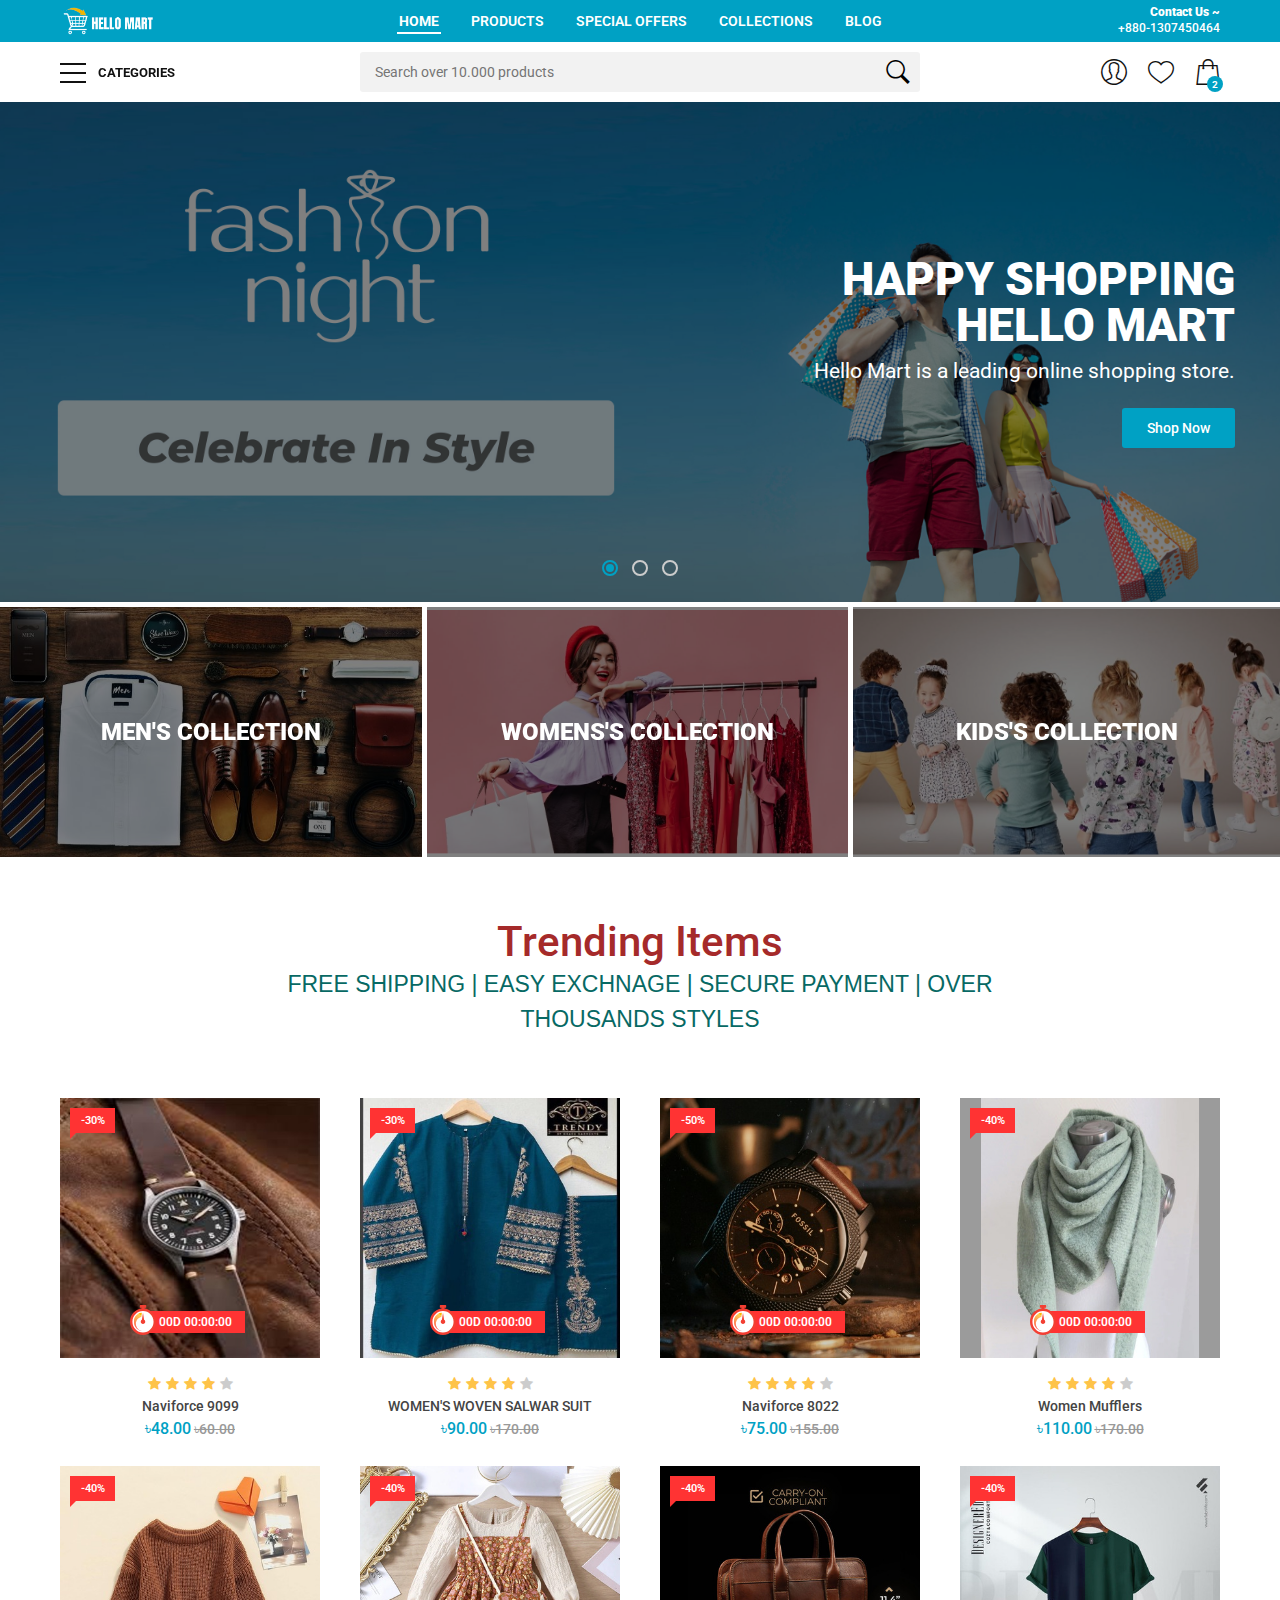
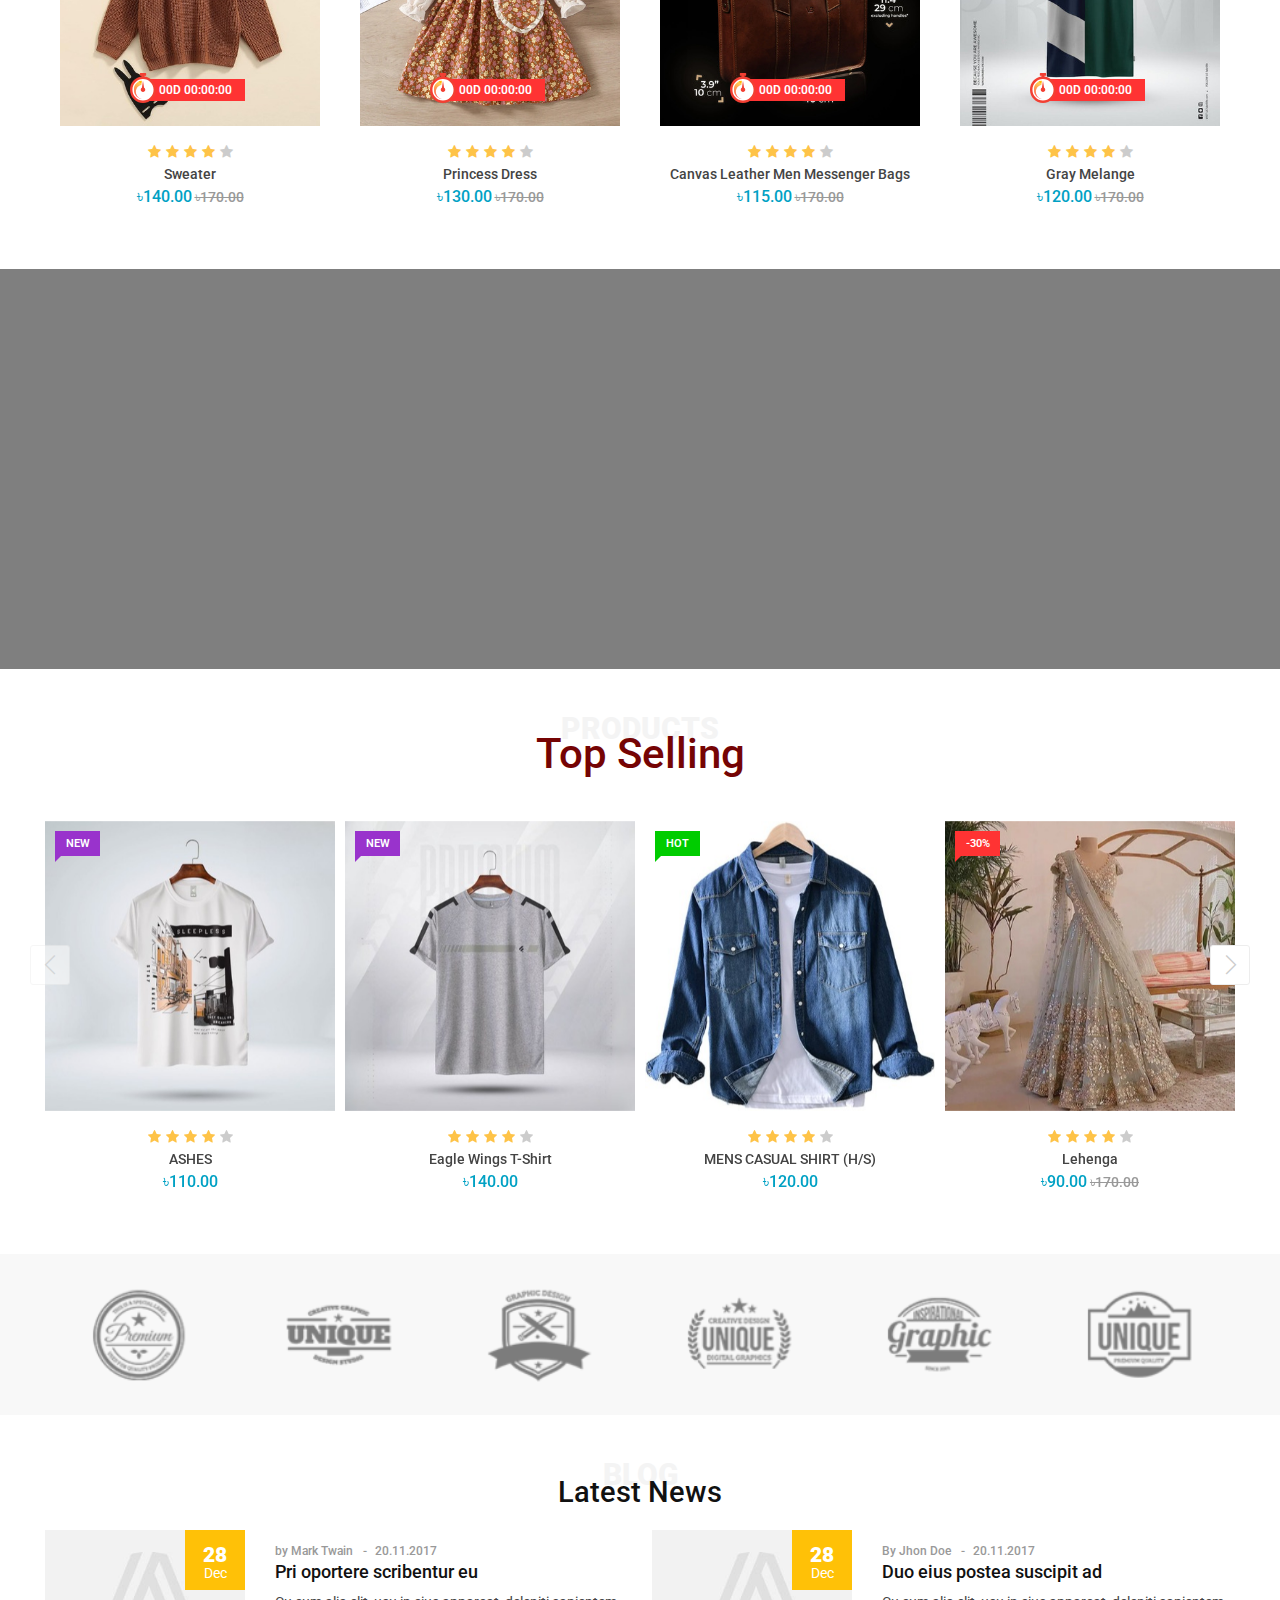
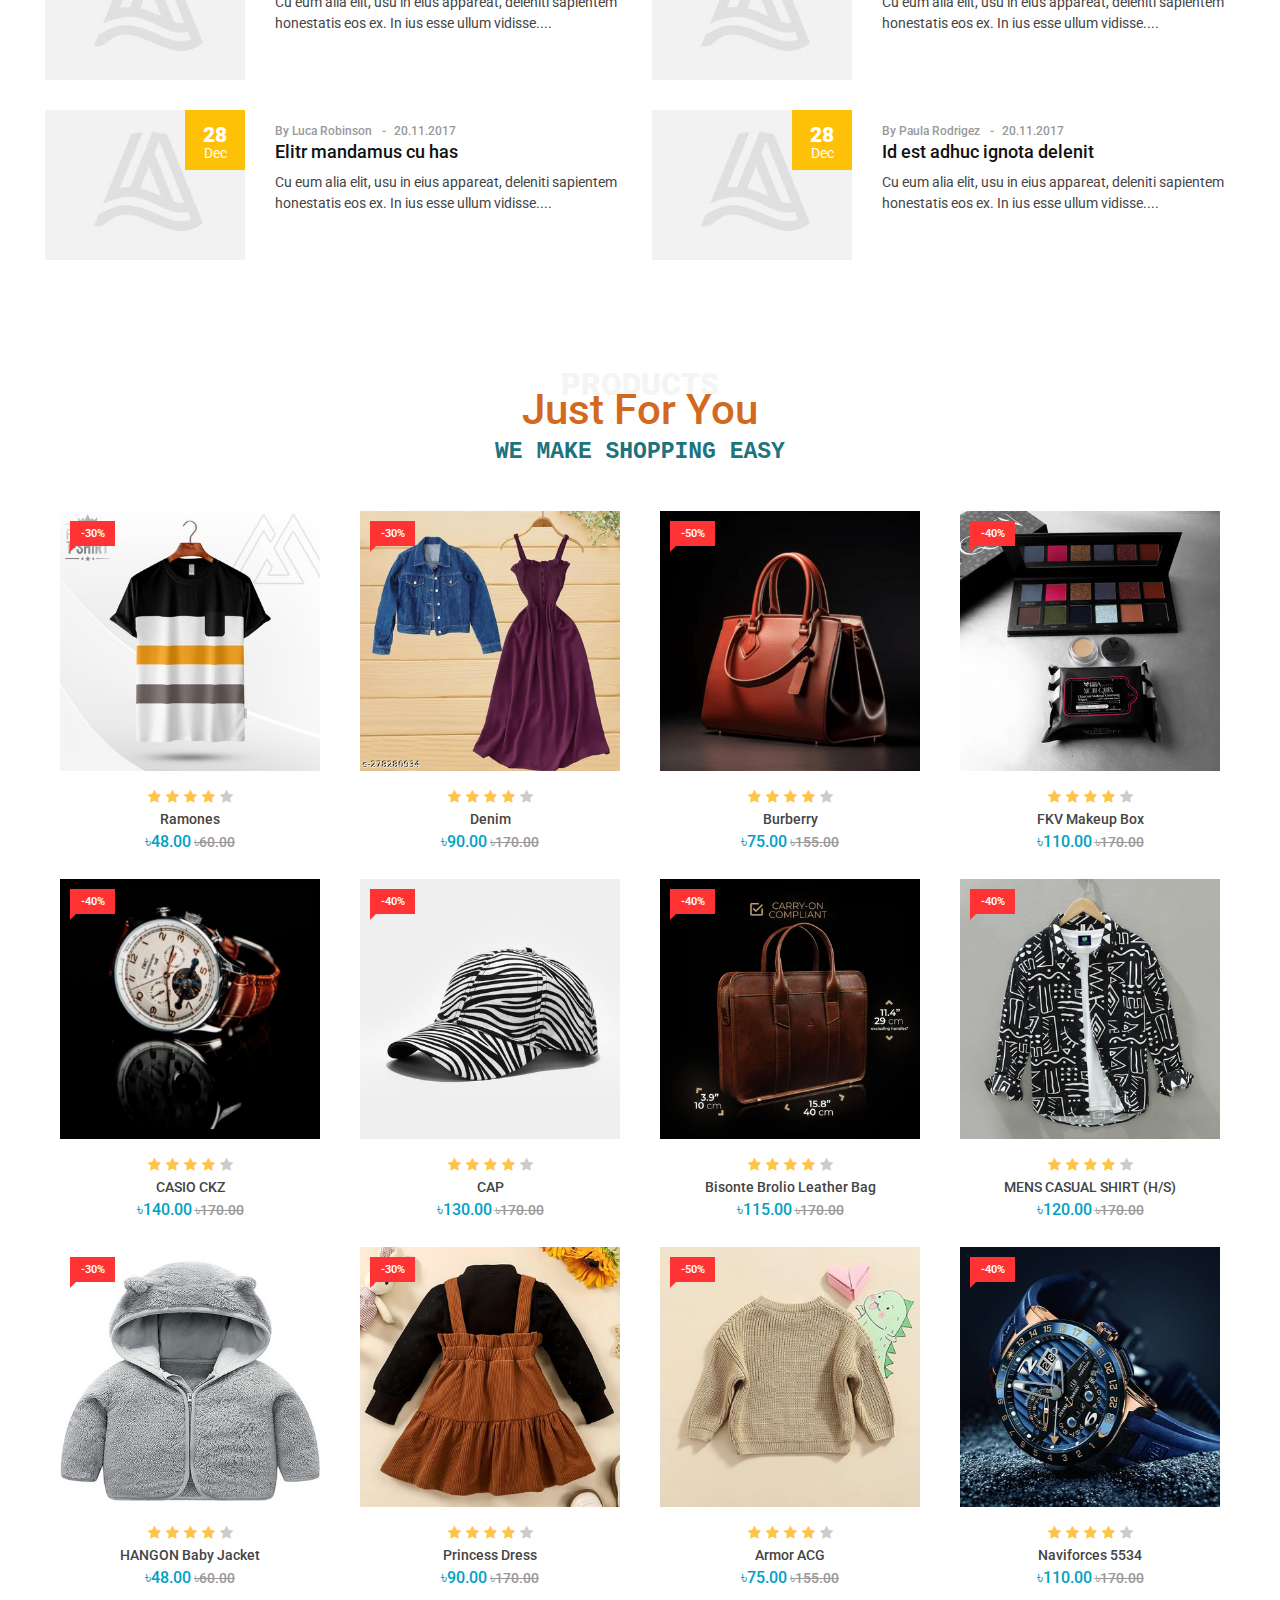
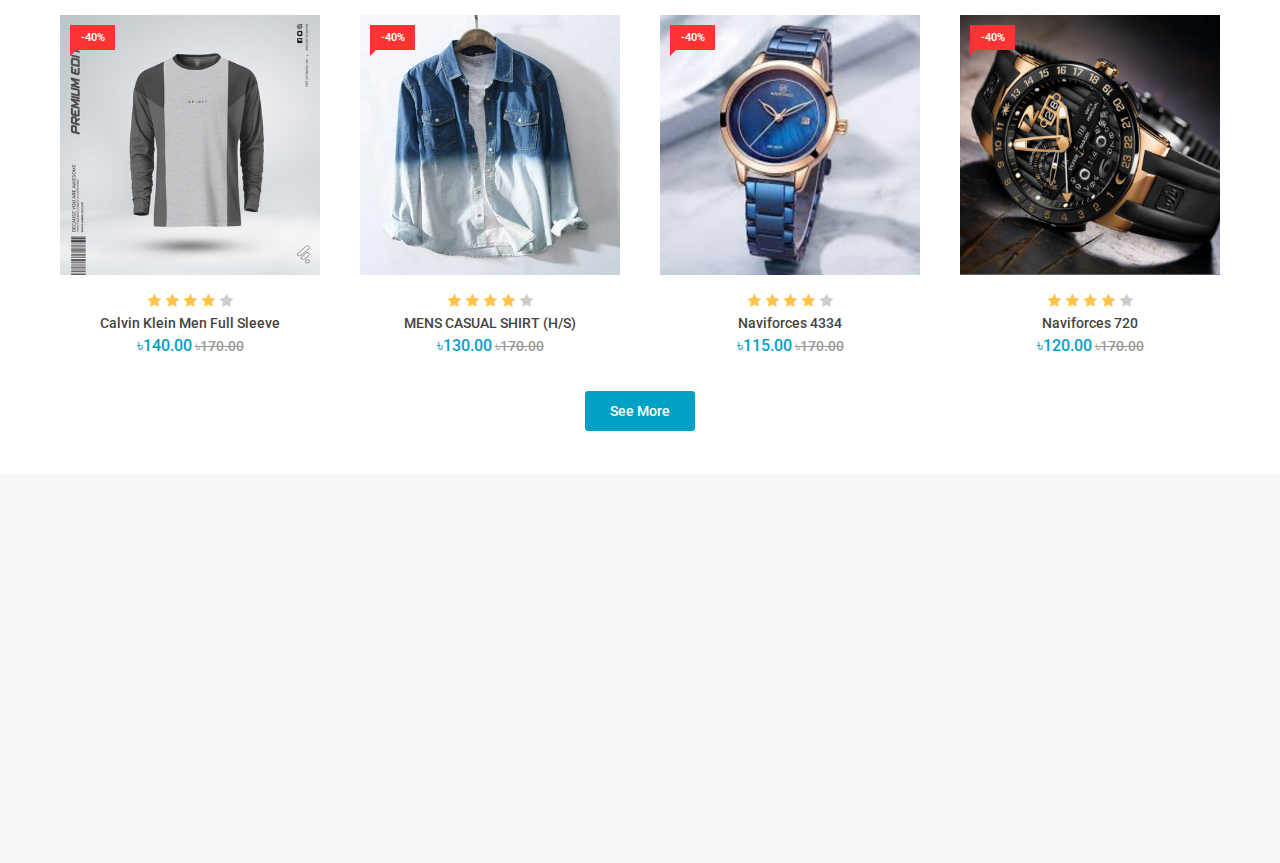
<file: index.html>
<!DOCTYPE html>
<html lang="en">

<head>
	<meta charset="utf-8">
	<meta http-equiv="X-UA-Compatible" content="IE=edge">
	<meta name="viewport" content="width=device-width, initial-scale=1, shrink-to-fit=no">
	<meta name="description" content="Hello Mart Bootstrap eCommerce Template - ThemeForest">
	<meta name="author" content="Hello Mart">
	<title>Hello Mart | Homes</title>

	<!-- Favicons-->
	<link rel="shortcut icon" href="img/icon.png" type="image/x-icon">
	<link rel="apple-touch-icon" type="image/x-icon" href="img/apple-touch-icon-57x57-precomposed.png">
	<link rel="apple-touch-icon" type="image/x-icon" sizes="72x72" href="img/apple-touch-icon-72x72-precomposed.png">
	<link rel="apple-touch-icon" type="image/x-icon" sizes="114x114"
		href="img/apple-touch-icon-114x114-precomposed.png">
	<link rel="apple-touch-icon" type="image/x-icon" sizes="144x144"
		href="img/apple-touch-icon-144x144-precomposed.png">

	<!-- GOOGLE WEB FONT -->
	<link rel="dns-prefetch" href="https://fonts.gstatic.com/">
	<link rel="preconnect" href="https://fonts.gstatic.com/" crossorigin="anonymous">
	<link rel="preload" href="https://fonts.googleapis.com/css?family=Roboto:300,400,500,700,900&amp;display=swap"
		as="fetch" crossorigin="anonymous">
	<script>
		!function (e, n, t) { "use strict"; var o = "https://fonts.googleapis.com/css?family=Roboto:300,400,500,700,900&amp;display=swap", r = "__3perf_googleFonts_c2536"; function c(e) { (n.head || n.body).appendChild(e) } function a() { var e = n.createElement("link"); e.href = o, e.rel = "stylesheet", c(e) } function f(e) { if (!n.getElementById(r)) { var t = n.createElement("style"); t.id = r, c(t) } n.getElementById(r).innerHTML = e } e.FontFace && e.FontFace.prototype.hasOwnProperty("display") ? (t[r] && f(t[r]), fetch(o).then(function (e) { return e.text() }).then(function (e) { return e.replace(/@font-face {/g, "@font-face{font-display:swap;") }).then(function (e) { return t[r] = e }).then(f).catch(a)) : a() }(window, document, localStorage);
	</script>

	<!-- PRELOAD LARGE CONTENT -->
	<link rel="preload" as="image" href="img/slides/slide_home_2.jpg">

	<!-- BASE CSS -->
	<link rel="preload" href="css/bootstrap.min.css" as="style">
	<link rel="stylesheet" href="css/bootstrap.min.css">
	<link rel="preload" href="css/style.css" as="style">
	<link rel="stylesheet" href="css/style.css">

	<!-- SPECIFIC CSS -->
	<link rel="preload" href="css/home_1.css" as="style">
	<link rel="stylesheet" href="css/home_1.css">

</head>

<body>

	<div id="page">

		<header class="version_1">
			<div class="layer"></div><!-- Mobile menu overlay mask -->
			<div class="main_header">
				<div class="container">
					<div class="row small-gutters">
						<div class="col-xl-3 col-lg-3 d-lg-flex align-items-center">
							<div id="logo">
								<a href="index.html"><img src="img/logo.png" alt="" width="100" height="28"></a>
							</div>
						</div>
						<nav class="col-xl-6 col-lg-7">
							<a class="open_close" href="#0">
								<div class="hamburger hamburger--spin">
									<div class="hamburger-box">
										<div class="hamburger-inner"></div>
									</div>
								</div>
							</a>
							<!-- Mobile menu button -->
							<div class="main-menu">
								<div id="header_menu">
									<a href="index-2.html"><img src="img/logo_black.svg" alt="" width="100"
											height="35"></a>
									<a href="#" class="open_close" id="close_in"><i class="ti-close"></i></a>
								</div>
								<ul class="d-lg-flex justify-content-center">
									<!-- <li class="submenu">
									<a href="#0" class="show-submenu">Home</a>
								</li> -->
									<li class="">
										<a href="index.html" class=" menu_item active_menu">Home</a>
									</li>
									<li class="megamenu">
										<a href="products.html" class=" menu_item">Products</a>
										<!-- <div class="menu-wrapper">
										<div class="row small-gutters">
											<div class="col-lg-3">
												<h3>Listing grid</h3>
												<ul>
													<li><a href="listing-grid-1-full.html">Grid Full Width</a></li>
													<li><a href="listing-grid-2-full.html">Grid Full Width 2</a></li>
													<li><a href="listing-grid-3.html">Grid Boxed</a></li>
													<li><a href="listing-grid-4-sidebar-left.html">Grid Sidebar Left</a></li>
													<li><a href="listing-grid-5-sidebar-right.html">Grid Sidebar Right</a></li>
													<li><a href="listing-grid-6-sidebar-left.html">Grid Sidebar Left 2</a></li>
													<li><a href="listing-grid-7-sidebar-right.html">Grid Sidebar Right 2</a></li>
												</ul>
											</div>
											<div class="col-lg-3">
												<h3>Listing row &amp; Product</h3>
												<ul>
													<li><a href="listing-row-1-sidebar-left.html">Row Sidebar Left</a></li>
													<li><a href="listing-row-2-sidebar-right.html">Row Sidebar Right</a></li>
													<li><a href="listing-row-3-sidebar-left.html">Row Sidebar Left 2</a></li>
													<li><a href="listing-row-4-sidebar-extended.html">Row Sidebar Extended</a></li>
													<li><a href="product-details.html">Product Large Image</a></li>
													<li><a href="product-detail-2.html">Product Carousel</a></li>
													<li><a href="product-detail-3.html">Product Sticky Info</a></li>
												</ul>
											</div>
											<div class="col-lg-3">
												<h3>Other pages</h3>
												<ul>
													<li><a href="cart.html">Cart Page</a></li>
													<li><a href="checkout.html">Check Out Page</a></li>
													<li><a href="confirm.html">Confirm Purchase Page</a></li>
													<li><a href="account.html">Create Account Page</a></li>
													<li><a href="track-order.html">Track Order</a></li>
													<li><a href="help.html">Help Page</a></li>
													<li><a href="help-2.html">Help Page 2</a></li>
													<li><a href="leave-review.html">Leave a Review</a></li>
												</ul>
											</div>
											<div class="col-lg-3 d-xl-block d-lg-block d-md-none d-sm-none d-none">
												<div class="banner_menu">
													<a href="#0">
														<img src="[data-uri]" data-src="img/banner_menu.jpg" width="400" height="550" alt="" class="img-fluid lazy">
													</a>
												</div>
											</div>
										</div>
										
									</div> -->
										<!-- /menu-wrapper -->
									</li>
									<li class="">
										<a href="#0" class="menu_item" >Special Offers</a>
									</li>
									<li class="">
										<a href="#0" class=" menu_item">Collections</a>
									</li>
									<li>
										<a href="blog.html" class="menu_item nav_link">Blog</a>
									</li>
								</ul>
							</div>
							<!--/main-menu -->
						</nav>
						<div class="col-xl-3 col-lg-2 d-lg-flex align-items-center justify-content-end text-end">
							<a class="phone_top" href="tel:+8801307450464"><strong><span>Contact Us
										~</span>+880-1307450464</strong></a>
						</div>
					</div>
					<!-- /row -->
				</div>
			</div>
			<!-- /main_header -->

			<div class="main_nav Sticky">
				<div class="container">
					<div class="row small-gutters">
						<div class="col-xl-3 col-lg-3 col-md-3">
							<nav class="categories">
								<ul class="clearfix">
									<li><span>
											<a href="#">
												<span class="hamburger hamburger--spin">
													<span class="hamburger-box">
														<span class="hamburger-inner"></span>
													</span>
												</span>
												Categories
											</a>
										</span>
										<div id="menu">
											<ul>
												<li><span><a href="#0">Collections</a></span>
													<ul>
														<li><a href="listing-grid-1-full.html">Trending</a></li>
														<li><a href="listing-grid-2-full.html">Life style</a></li>
														<li><a href="listing-grid-3.html">Running</a></li>
														<li><a href="listing-grid-4-sidebar-left.html">Training</a></li>
														<li><a href="listing-grid-5-sidebar-right.html">View all
																Collections</a></li>
													</ul>
												</li>
												<li><span><a href="#">Men</a></span>
													<ul>
														<li><a href="listing-grid-6-sidebar-left.html">Offers</a></li>
														<li><a href="listing-grid-7-sidebar-right.html">Shoes</a></li>
														<li><a href="listing-row-1-sidebar-left.html">Clothing</a></li>
														<li><a href="listing-row-3-sidebar-left.html">Accessories</a>
														</li>
														<li><a href="listing-row-4-sidebar-extended.html">Equipment</a>
														</li>
													</ul>
												</li>
												<li><span><a href="#">Women</a></span>
													<ul>
														<li><a href="listing-grid-1-full.html">Best Sellers</a></li>
														<li><a href="listing-grid-2-full.html">Clothing</a></li>
														<li><a href="listing-grid-3.html">Accessories</a></li>
														<li><a href="listing-grid-4-sidebar-left.html">Shoes</a></li>
													</ul>
												</li>
												<li><span><a href="#">Boys</a></span>
													<ul>
														<li><a href="listing-grid-6-sidebar-left.html">Easy On Shoes</a>
														</li>
														<li><a href="listing-grid-7-sidebar-right.html">Clothing</a>
														</li>
														<li><a href="listing-row-3-sidebar-left.html">Must Have</a></li>
														<li><a href="listing-row-4-sidebar-extended.html">All Boys</a>
														</li>
													</ul>
												</li>
												<li><span><a href="#">Girls</a></span>
													<ul>
														<li><a href="listing-grid-1-full.html">New Releases</a></li>
														<li><a href="listing-grid-2-full.html">Clothing</a></li>
														<li><a href="listing-grid-3.html">Sale</a></li>
														<li><a href="listing-grid-4-sidebar-left.html">Best Sellers</a>
														</li>
													</ul>
												</li>
												<li><span><a href="#">Customize</a></span>
													<ul>
														<li><a href="listing-row-1-sidebar-left.html">For Men</a></li>
														<li><a href="listing-row-2-sidebar-right.html">For Women</a>
														</li>
														<li><a href="listing-row-4-sidebar-extended.html">For Boys</a>
														</li>
														<li><a href="listing-grid-1-full.html">For Girls</a></li>
													</ul>
												</li>
											</ul>
										</div>
									</li>
								</ul>
							</nav>
						</div>
						<div class="col-xl-6 col-lg-7 col-md-6 d-none d-md-block">
							<div class="custom-search-input">
								<input type="text" placeholder="Search over 10.000 products">
								<button type="submit"><i class="header-icon_search_custom"></i></button>
							</div>
						</div>
						<div class="col-xl-3 col-lg-2 col-md-3">
							<ul class="top_tools">
								<li>
									<div class="dropdown dropdown-cart">
										<a href="cart.html" class="cart_bt"><strong>2</strong></a>
										<div class="dropdown-menu">
											<ul>
												<li>
													<a href="product-details.html">
														<figure><img
																src="img/products/product_placeholder_square_small.jpg"
																data-src="img/products/shoes/thumb/1.jpg" alt=""
																width="50" height="50" class="lazy"></figure>
														<strong><span>৳90.00>1x Armor Air x Fear</span>৳90.00</strong>
													</a>
													<a href="#0" class="action"><i class="ti-trash"></i></a>
												</li>
												<li>
													<a href="product-details.html">
														<figure><img
																src="img/products/product_placeholder_square_small.jpg"
																data-src="img/products/shoes/thumb/2.jpg" alt=""
																width="50" height="50" class="lazy"></figure>
														<strong><span>৳110.00>1x Armor Okwahn II</span>৳110.00</strong>
													</a>
													<a href="0.html" class="action"><i class="ti-trash"></i></a>
												</li>
											</ul>
											<div class="total_drop">
												<div class="clearfix"><strong>Total</strong><span>৳200.00</span></div>
												<a href="cart.html" class="btn_1 outline">View Cart</a><a
													href="checkout.html" class="btn_1">Checkout</a>
											</div>
										</div>
									</div>
									<!-- /dropdown-cart-->
								</li>
								<li>
									<a href="wishlist.html" class="wishlist"><span>Wishlist</span></a>
								</li>
								<li>
									<div class="dropdown dropdown-access">
										<a href="login.html" class="access_link"><span>Account</span></a>
										<div class="dropdown-menu">
											<a href="login.html" class="btn_1">Sign In or Sign Up</a>
											<ul>
												<li>
													<a href="track-order.html"><i class="ti-truck"></i>Track your
														Order</a>
												</li>
												<li>
													<a href="account.html"><i class="ti-package"></i>My Orders</a>
												</li>
												<li>
													<a href="account.html"><i class="ti-user"></i>My Profile</a>
												</li>
												<li>
													<a href="help.html"><i class="ti-help-alt"></i>Help and Faq</a>
												</li>
											</ul>
										</div>
									</div>
									<!-- /dropdown-access-->
								</li>
								<li>
									<a href="#0" class="btn_search_mob"><span>Search</span></a>
								</li>
								<li>
									<a href="#menu" class="btn_cat_mob">
										<div class="hamburger hamburger--spin" id="hamburger">
											<div class="hamburger-box">
												<div class="hamburger-inner"></div>
											</div>
										</div>
										Categories
									</a>
								</li>
							</ul>
						</div>
					</div>
					<!-- /row -->
				</div>
				<div class="search_mob_wp">
					<input type="text" class="form-control" placeholder="Search over 10.000 products">
					<input type="submit" class="btn_1 full-width" value="Search">
				</div>
				<!-- /search_mobile -->
			</div>
			<!-- /main_nav -->
		</header>
		<!-- /header -->

		<main>
			<div id="carousel-home">
				<div class="owl-carousel owl-theme">
					<div class="owl-slide cover" style="background-image: url(img/slides/newSlide/Frame\ 3.jpg);">
						<div class="opacity-mask d-flex align-items-center" data-opacity-mask="rgba(0, 0, 0, 0.5)">
							<div class="container">
								<div class="row justify-content-center justify-content-md-end">
									<div class="col-lg-6 static">
										<div class="slide-text text-end white">
										<h2 class="owl-slide-animated owl-slide-title">Happy Shopping<br>Hello Mart</h2>
											<p class="owl-slide-animated owl-slide-subtitle">
												Hello Mart is a leading online shopping store.
											</p>
										
										    
											<div class="owl-slide-animated owl-slide-cta"><a class="btn_1"
													href="products.html" role="button">Shop Now</a></div>
										</div>
									</div>
								</div>
							</div>
						</div>
					</div>
					<!--/owl-slide-->
					<div class="owl-slide cover" style="background-image: url(img/slides/newSlide/Frame\ 1.jpg);">
						<!-- <div class="opacity-mask d-flex align-items-center"
							data-opacity-mask="rgba(255, 255, 255, 0.5)">
							<div class="container">
								<div class="row justify-content-center justify-content-md-start">
									<div class="col-lg-12 static">
										<div class="slide-text text-center black">
											<h2 class="owl-slide-animated owl-slide-title">Attack Air<br>Monarch IV SE
											</h2>
											<p class="owl-slide-animated owl-slide-subtitle">
												Lightweight cushioning and durable support with a Phylon midsole
											</p>
										
											<div class="owl-slide-animated owl-slide-cta"><a class="btn_1"
													href="listing-grid-1-full.html" role="button">Shop Now</a></div>
										</div>
									</div>
								</div>
							</div>
						</div> -->
						<!--/owl-slide-->
					</div>
					<!--/owl-slide-->
					<div class="owl-slide cover" style="background-image: url(img/slides/slide000000.png);">
						<div class="opacity-mask d-flex align-items-center" data-opacity-mask="rgba(0, 0, 0, 0.5)">
							<div class="container">
								<div class="row justify-content-center justify-content-md-start">
									<div class="col-lg-6 static">
										<div class="slide-text white">
											<h2 class="owl-slide-animated owl-slide-title">Get Voucher<br>On first registration</h2>
											<p class="owl-slide-animated owl-slide-subtitle">
												Sign up for exclusive offers
											</p>
										
											<div class="owl-slide-animated owl-slide-cta"><a class="btn_1"
													href="signup.html" role="button">Sign Up Now</a></div>
										</div>
									</div>
								</div>
							</div>
						</div>
					</div>
				</div>
				<div id="icon_drag_mobile"></div>
			</div>
			<!--/carousel-->

			<ul id="banners_grid" class="clearfix">
				<li>
					<a href="#0" class="img_container">
						<img src="img/slides/slide1.jpeg" data-src="img/slides/slide1.jpeg" alt=""
							class="lazy">
						<div class="short_info opacity-mask" data-opacity-mask="rgba(0, 0, 0, 0.5)">
							<h3>Men's Collection</h3>
							<div><span class="btn_1">Shop Now</span></div>
						</div>
					</a>
				</li>
				<li>
					<a href="#0" class="img_container">
						<img src="img/slides/slide2.jpg" data-src="img/slides/slide2.jpg" alt=""
							class="lazy">
						<div class="short_info opacity-mask" data-opacity-mask="rgba(0, 0, 0, 0.5)">
							<h3>Womens's Collection</h3>
							<div><span class="btn_1">Shop Now</span></div>
						</div>
					</a>
				</li>
				<li>
					<a href="#0" class="img_container">
						<img src="img/slides/slide3.jpg" data-src="img/slides/slide3.jpg" alt=""
							class="lazy">
						<div class="short_info opacity-mask" data-opacity-mask="rgba(0, 0, 0, 0.5)">
							<h3>Kids's Collection</h3>
							<div><span class="btn_1">Shop Now</span></div>
						</div>
					</a>
				</li>
			</ul>
			<!--/banners_grid -->

			<div class="container margin_60_35">
				<div class="main_title">
					<h1 style="color: brown;">Trending Items</h1>
					<!--<span>Products</span> -->
					<p style="color: rgb(7, 105, 100) ;font-family: 'Lucida Sans', 'Lucida Sans Regular', 'Lucida Grande', 'Lucida Sans Unicode', Geneva, Verdana, sans-serif;">FREE SHIPPING  | EASY EXCHNAGE | SECURE PAYMENT | OVER THOUSANDS STYLES</p>
				
				<br>
				<br>	
			
					</div>
				<div class="row small-gutters">
					<div class="col-6 col-md-4 col-xl-3">
						<div class="grid_item card_images">
							<figure>
								<span class="ribbon off">-30%</span>
								<a href="product-details.html">
									<img class="img-fluid lazy card_image"
										src="img/products/Watches/1.jpg"
										data-src="img/products/Watches/1.jpg" alt="">
								</a>
								<div data-countdown="2024/06/20" class="countdown"></div>
							</figure>
							<div class="rating"><i class="icon-star voted"></i><i class="icon-star voted"></i><i
									class="icon-star voted"></i><i class="icon-star voted"></i><i class="icon-star"></i>
							</div>
							<a href="product-details.html">
								<h3>Naviforce 9099</h3>
							</a>
							<div class="price_box">
								<span class="new_price">৳48.00</span>
								<span class="old_price">৳60.00</span>
							</div>
							<ul>
								<li><a href="#0" class="tooltip-1" data-bs-toggle="tooltip" data-bs-placement="left"
										title="Add to favorites"><i class="ti-heart"></i><span>Add to
											favorites</span></a></li>
								<!-- <li><a href="#0" class="tooltip-1" data-bs-toggle="tooltip" data-bs-placement="left"
										title="Add to compare"><i class="ti-control-shuffle"></i><span>Add to
											compare</span></a></li> -->
								<li><a href="#0" class="tooltip-1" data-bs-toggle="tooltip" data-bs-placement="left"
										title="Add to cart"><i class="ti-shopping-cart"></i><span>Add to cart</span></a>
								</li>
							</ul>
						</div>
						<!-- /grid_item -->
					</div>
					<!-- /col -->
					<div class="col-6 col-md-4 col-xl-3">
						<div class="grid_item card_images">
							<span class="ribbon off">-30%</span>
							<figure>
								<a href="product-details.html">
									<img class="img-fluid lazy card_image"
										src="img/products/clothes/womens/w2.jpg"
										data-src="img/products/clothes/womens/w2.jpg" alt="">
								</a>
								<div data-countdown="2024/06/20" class="countdown"></div>
							</figure>
							<div class="rating"><i class="icon-star voted"></i><i class="icon-star voted"></i><i
									class="icon-star voted"></i><i class="icon-star voted"></i><i class="icon-star"></i>
							</div>
							<a href="product-details.html">
								<h3>WOMEN'S WOVEN SALWAR SUIT</h3>
							</a>
							<div class="price_box">
								<span class="new_price">৳90.00</span>
								<span class="old_price">৳170.00</span>
							</div>
							<ul>
								<li><a href="#0" class="tooltip-1" data-bs-toggle="tooltip" data-bs-placement="left"
										title="Add to favorites"><i class="ti-heart"></i><span>Add to
											favorites</span></a></li>
								<!-- <li><a href="#0" class="tooltip-1" data-bs-toggle="tooltip" data-bs-placement="left"
										title="Add to compare"><i class="ti-control-shuffle"></i><span>Add to
											compare</span></a></li> -->
								<li><a href="#0" class="tooltip-1" data-bs-toggle="tooltip" data-bs-placement="left"
										title="Add to cart"><i class="ti-shopping-cart"></i><span>Add to cart</span></a>
								</li>
							</ul>
						</div>
						<!-- /grid_item -->
					</div>
					<!-- /col -->
					<div class="col-6 col-md-4 col-xl-3">
						<div class="grid_item card_images">
							<span class="ribbon off">-50%</span>
							<figure>
								<a href="product-details.html">
									<img class="img-fluid lazy card_image"
										src="img/products/Watches/w1002.jpg"
										data-src="img/products/Watches/w1002.jpg" alt="">
								</a>
								<div data-countdown="2024/06/20" class="countdown"></div>
							</figure>
							<div class="rating"><i class="icon-star voted"></i><i class="icon-star voted"></i><i
									class="icon-star voted"></i><i class="icon-star voted"></i><i class="icon-star"></i>
							</div>
							<a href="product-details.html">
								<h3>Naviforce 8022</h3>
							</a>
							<div class="price_box">
								<span class="new_price">৳75.00</span>
								<span class="old_price">৳155.00</span>
							</div>
							<ul>
								<li><a href="#0" class="tooltip-1" data-bs-toggle="tooltip" data-bs-placement="left"
										title="Add to favorites"><i class="ti-heart"></i><span>Add to
											favorites</span></a></li>
								<!-- <li><a href="#0" class="tooltip-1" data-bs-toggle="tooltip" data-bs-placement="left"
										title="Add to compare"><i class="ti-control-shuffle"></i><span>Add to
											compare</span></a></li> -->
								<li><a href="#0" class="tooltip-1" data-bs-toggle="tooltip" data-bs-placement="left"
										title="Add to cart"><i class="ti-shopping-cart"></i><span>Add to cart</span></a>
								</li>
							</ul>
						</div>
						<!-- /grid_item -->
					</div>
					<!-- /col -->
					<div class="col-6 col-md-4 col-xl-3">
						<div class="grid_item card_images">
							<span class="ribbon off">-40%</span>
							<figure>
								<a href="product-details.html">
									<img class="img-fluid lazy card_image"
										src="img/products/clothes/womens/w6.jpg"
										data-src="img/products/clothes/womens/w6.jpg" alt="">
								</a>
								<div data-countdown="2024/06/20" class="countdown"></div>
							</figure>
							<div class="rating"><i class="icon-star voted"></i><i class="icon-star voted"></i><i
									class="icon-star voted"></i><i class="icon-star voted"></i><i class="icon-star"></i>
							</div>
							<a href="product-details.html">
								<h3>Women Mufflers</h3>
							</a>
							<div class="price_box">
								<span class="new_price">৳110.00</span>
								<span class="old_price">৳170.00</span>
							</div>
							<ul>
								<li><a href="#0" class="tooltip-1" data-bs-toggle="tooltip" data-bs-placement="left"
										title="Add to favorites"><i class="ti-heart"></i><span>Add to
											favorites</span></a></li>
								<!-- <li><a href="#0" class="tooltip-1" data-bs-toggle="tooltip" data-bs-placement="left"
										title="Add to compare"><i class="ti-control-shuffle"></i><span>Add to
											compare</span></a></li> -->
								<li><a href="#0" class="tooltip-1" data-bs-toggle="tooltip" data-bs-placement="left"
										title="Add to cart"><i class="ti-shopping-cart"></i><span>Add to cart</span></a>
								</li>
							</ul>
						</div>
						<!-- /grid_item -->
					</div>
					<!-- /col -->
					<div class="col-6 col-md-4 col-xl-3">
						<div class="grid_item card_images">
							<span class="ribbon off">-40%</span>
							<figure>
								<a href="product-details.html">
									<img class="img-fluid lazy card_image"
										src="img/products/clothes/kids/boys/b1.jpg"
										data-src="img/products/clothes/kids/boys/b1.jpg" alt="">
								</a>
								<div data-countdown="2024/06/20" class="countdown"></div>
							</figure>
							<div class="rating"><i class="icon-star voted"></i><i class="icon-star voted"></i><i
									class="icon-star voted"></i><i class="icon-star voted"></i><i class="icon-star"></i>
							</div>
							<a href="product-details.html">
								<h3>Sweater</h3>
							</a>
							<div class="price_box">
								<span class="new_price">৳140.00</span>
								<span class="old_price">৳170.00</span>
							</div>
							<ul>
								<li><a href="#0" class="tooltip-1" data-bs-toggle="tooltip" data-bs-placement="left"
										title="Add to favorites"><i class="ti-heart"></i><span>Add to
											favorites</span></a></li>
								<!-- <li><a href="#0" class="tooltip-1" data-bs-toggle="tooltip" data-bs-placement="left"
										title="Add to compare"><i class="ti-control-shuffle"></i><span>Add to
											compare</span></a></li> -->
								<li><a href="#0" class="tooltip-1" data-bs-toggle="tooltip" data-bs-placement="left"
										title="Add to cart"><i class="ti-shopping-cart"></i><span>Add to cart</span></a>
								</li>
							</ul>
						</div>
						<!-- /grid_item -->
					</div>
					<!-- /col -->
					<div class="col-6 col-md-4 col-xl-3">
						<div class="grid_item card_images">
							<span class="ribbon off">-40%</span>
							<figure>
								<a href="product-details.html">
									<img class="img-fluid lazy card_image"
										src="img/products/clothes/kids/girls/g1.jpg"
										data-src="img/products/clothes/kids/girls/g1.jpg" alt="">
								</a>
								<div data-countdown="2024/06/20" class="countdown"></div>
							</figure>
							<div class="rating"><i class="icon-star voted"></i><i class="icon-star voted"></i><i
									class="icon-star voted"></i><i class="icon-star voted"></i><i class="icon-star"></i>
							</div>
							<a href="product-details.html">
								<h3>Princess Dress</h3>
							</a>
							<div class="price_box">
								<span class="new_price">৳130.00</span>
								<span class="old_price">৳170.00</span>
							</div>
							<ul>
								<li><a href="#0" class="tooltip-1" data-bs-toggle="tooltip" data-bs-placement="left"
										title="Add to favorites"><i class="ti-heart"></i><span>Add to
											favorites</span></a></li>
								<!-- <li><a href="#0" class="tooltip-1" data-bs-toggle="tooltip" data-bs-placement="left"
										title="Add to compare"><i class="ti-control-shuffle"></i><span>Add to
											compare</span></a></li> -->
								<li><a href="#0" class="tooltip-1" data-bs-toggle="tooltip" data-bs-placement="left"
										title="Add to cart"><i class="ti-shopping-cart"></i><span>Add to cart</span></a>
								</li>
							</ul>
						</div>
						<!-- /grid_item -->
					</div>
					<!-- /col -->
					<div class="col-6 col-md-4 col-xl-3">
						<div class="grid_item card_images">
							<span class="ribbon off">-40%</span>
							<figure>
								<a href="product-details.html">
									<img class="img-fluid lazy card_image"
										src="img/products/Bags/b3.jpg"
										data-src="img/products/Bags/b3.jpg" alt="">
								</a>
								<div data-countdown="2024/06/20" class="countdown"></div>
							</figure>
							<div class="rating"><i class="icon-star voted"></i><i class="icon-star voted"></i><i
									class="icon-star voted"></i><i class="icon-star voted"></i><i class="icon-star"></i>
							</div>
							<a href="product-details.html">
								<h3>Canvas Leather Men Messenger Bags</h3>
							</a>
							<div class="price_box">
								<span class="new_price">৳115.00</span>
								<span class="old_price">৳170.00</span>
							</div>
							<ul>
								<li><a href="#0" class="tooltip-1" data-bs-toggle="tooltip" data-bs-placement="left"
										title="Add to favorites"><i class="ti-heart"></i><span>Add to
											favorites</span></a></li>
								<!-- <li><a href="#0" class="tooltip-1" data-bs-toggle="tooltip" data-bs-placement="left"
										title="Add to compare"><i class="ti-control-shuffle"></i><span>Add to
											compare</span></a></li> -->
								<li><a href="#0" class="tooltip-1" data-bs-toggle="tooltip" data-bs-placement="left"
										title="Add to cart"><i class="ti-shopping-cart"></i><span>Add to cart</span></a>
								</li>
							</ul>
						</div>
						<!-- /grid_item -->
					</div>
					<!-- /col -->
					<div class="col-6 col-md-4 col-xl-3">
						<div class="grid_item card_images">
							<span class="ribbon off">-40%</span>
							<figure>
								<a href="product-details.html">
									<img class="img-fluid lazy card_image"
										src="img/products/clothes/men/c1002.jpg"
										data-src="img/products/clothes/men/c1002.jpg" alt="">
								</a>
								<div data-countdown="2024/06/20" class="countdown"></div>
							</figure>
							<div class="rating"><i class="icon-star voted"></i><i class="icon-star voted"></i><i
									class="icon-star voted"></i><i class="icon-star voted"></i><i class="icon-star"></i>
							</div>
							<a href="product-details.html">
								<h3>Gray Melange</h3>
							</a>
							<div class="price_box">
								<span class="new_price">৳120.00</span>
								<span class="old_price">৳170.00</span>
							</div>
							<ul>
								<li><a href="#0" class="tooltip-1" data-bs-toggle="tooltip" data-bs-placement="left"
										title="Add to favorites"><i class="ti-heart"></i><span>Add to
											favorites</span></a></li>
								<!-- <li><a href="#0" class="tooltip-1" data-bs-toggle="tooltip" data-bs-placement="left"
										title="Add to compare"><i class="ti-control-shuffle"></i><span>Add to
											compare</span></a></li> -->
								<li><a href="#0" class="tooltip-1" data-bs-toggle="tooltip" data-bs-placement="left"
										title="Add to cart"><i class="ti-shopping-cart"></i><span>Add to cart</span></a>
								</li>
							</ul>
						</div>
						<!-- /grid_item -->
					</div>
					<!-- /col -->
				</div>
				<!-- /row -->
			</div>
			<!-- /container -->

			<div class="featured lazy" data-bg="url(img/featured_homes.jpg)">
				<div class="opacity-mask d-flex align-items-center" data-opacity-mask="rgba(0, 0, 0, 0.5)">
					<div class="container margin_60">
						<div class="row justify-content-center justify-content-md-start">
							<div class="col-lg-6 wow" data-wow-offset="150">
								<h3>Winter is not a season</h3>
								<h3 style="color: rgb(244, 234, 245);">It's a celebration</h3>

								<br>
								<div class="feat_text_block">
									
									<a class="btn_1" href="listing-grid-1-full.html" role="button">                  Shop Now</a>
								</div>
							</div>
						</div>
					</div>
				</div>
			</div>
			<!-- /featured -->

			<div class="container margin_60_35">
				<div class="main_title">
					<h1 style="color: rgb(117, 4, 4);">Top Selling</h1>
			<span>Products</span> 
			<br>
					<p></p>
				</div>
				<div class="owl-carousel owl-theme products_carousel">
					<div class="item">
						<div class="grid_item card_images">
							<span class="ribbon new">New</span>
							<figure>
								<a href="product-details.html">
									<img class="owl-lazy img-fluid card_image"
										src="img/products/clothes/men/c1001.jpg" alt="" width="400" heig"
										data-src="img/products/clothes/men/c1001.jpg" alt="" width="400" height="400">
								</a>
							</figure>
							<div class="rating"><i class="icon-star voted"></i><i class="icon-star voted"></i><i
									class="icon-star voted"></i><i class="icon-star voted"></i><i class="icon-star"></i>
							</div>
							<a href="product-details.html">
								<h3>ASHES</h3>
							</a>
							<div class="price_box">
								<span class="new_price">৳110.00</span>
							</div>
							<ul>
								<li><a href="#0" class="tooltip-1" data-bs-toggle="tooltip" data-bs-placement="left"
										title="Add to favorites"><i class="ti-heart"></i><span>Add to
											favorites</span></a></li>
								<!-- <li><a href="#0" class="tooltip-1" data-bs-toggle="tooltip" data-bs-placement="left"
										title="Add to compare"><i class="ti-control-shuffle"></i><span>Add to
											compare</span></a></li> -->
								<li><a href="#0" class="tooltip-1" data-bs-toggle="tooltip" data-bs-placement="left"
										title="Add to cart"><i class="ti-shopping-cart"></i><span>Add to cart</span></a>
								</li>
							</ul>
						</div>
						<!-- /grid_item -->
					</div>
					<!-- /item -->
					<div class="item">
						<div class="grid_item card_images">
							<span class="ribbon new">New</span>
							<figure>
								<a href="product-details.html">
									<img class="owl-lazy img-fluid card_image"
										src="img/products/clothes/2.jpg" alt="" width="400" heig"
										data-src="img/products/clothes/2.jpg" alt="" width="400" height="400">
								</a>
							</figure>
							<div class="rating"><i class="icon-star voted"></i><i class="icon-star voted"></i><i
									class="icon-star voted"></i><i class="icon-star voted"></i><i class="icon-star"></i>
							</div>
							<a href="product-details.html">
								<h3>Eagle Wings T-Shirt</h3>
							</a>
							<div class="price_box">
								<span class="new_price">৳140.00</span>
							</div>
							<ul>
								<li><a href="#0" class="tooltip-1" data-bs-toggle="tooltip" data-bs-placement="left"
										title="Add to favorites"><i class="ti-heart"></i><span>Add to
											favorites</span></a></li>
								<!-- <li><a href="#0" class="tooltip-1" data-bs-toggle="tooltip" data-bs-placement="left"
										title="Add to compare"><i class="ti-control-shuffle"></i><span>Add to
											compare</span></a></li> -->
								<li><a href="#0" class="tooltip-1" data-bs-toggle="tooltip" data-bs-placement="left"
										title="Add to cart"><i class="ti-shopping-cart"></i><span>Add to cart</span></a>
								</li>
							</ul>
						</div>
						<!-- /grid_item -->
					</div>
					<!-- /item -->
					<div class="item">
						<div class="grid_item card_images">
							<span class="ribbon hot">Hot</span>
							<figure>
								<a href="product-details.html">
									<img class="owl-lazy img-fluid card_image"
										src="img/products/clothes/men/c1007.jpg" alt="" width="400" heig"
										data-src="img/products/clothes/men/c1007.jpg" alt="" width="400" height="400">
								</a>
							</figure>
							<div class="rating"><i class="icon-star voted"></i><i class="icon-star voted"></i><i
									class="icon-star voted"></i><i class="icon-star voted"></i><i class="icon-star"></i>
							</div>
							<a href="product-details.html">
								<h3>MENS CASUAL SHIRT (H/S)</h3>
							</a>
							<div class="price_box">
								<span class="new_price">৳120.00</span>
							</div>
							<ul>
								<li><a href="#0" class="tooltip-1" data-bs-toggle="tooltip" data-bs-placement="left"
										title="Add to favorites"><i class="ti-heart"></i><span>Add to
											favorites</span></a></li>
								<!-- <li><a href="#0" class="tooltip-1" data-bs-toggle="tooltip" data-bs-placement="left"
										title="Add to compare"><i class="ti-control-shuffle"></i><span>Add to
											compare</span></a></li> -->
								<li><a href="#0" class="tooltip-1" data-bs-toggle="tooltip" data-bs-placement="left"
										title="Add to cart"><i class="ti-shopping-cart"></i><span>Add to cart</span></a>
								</li>
							</ul>
						</div>
						<!-- /grid_item -->
					</div>
					<!-- /item -->
					<div class="item">
						<div class="grid_item card_images">
							<span class="ribbon off">-30%</span>
							<figure>
								<a href="product-details.html">
									<img class="owl-lazy img-fluid card_image"
										src="img/products/clothes/womens/w1.jpg" alt="" width="400" heig"
										data-src="img/products/clothes/womens/w1.jpg" alt="" width="400" height="400">
								</a>
							</figure>
							<div class="rating"><i class="icon-star voted"></i><i class="icon-star voted"></i><i
									class="icon-star voted"></i><i class="icon-star voted"></i><i class="icon-star"></i>
							</div>
							<a href="product-details.html">
								<h3> Lehenga </h3>
							</a>
							<div class="price_box">
								<span class="new_price">৳90.00</span>
								<span class="old_price">৳170.00</span>
							</div>
							<ul>
								<li><a href="#0" class="tooltip-1" data-bs-toggle="tooltip" data-bs-placement="left"
										title="Add to favorites"><i class="ti-heart"></i><span>Add to
											favorites</span></a></li>
								<!-- <li><a href="#0" class="tooltip-1" data-bs-toggle="tooltip" data-bs-placement="left"
										title="Add to compare"><i class="ti-control-shuffle"></i><span>Add to
											compare</span></a></li> -->
								<li><a href="#0" class="tooltip-1" data-bs-toggle="tooltip" data-bs-placement="left"
										title="Add to cart"><i class="ti-shopping-cart"></i><span>Add to cart</span></a>
								</li>
							</ul>
						</div>
						<!-- /grid_item -->
					</div>
					<!-- /item -->
					<div class="item">
						<div class="grid_item">
							<span class="ribbon off">-50%</span>
							<figure>
								<a href="product-details.html">
									<img class="owl-lazy img-fluid"
										src="img/products/clothes/womens/w5.jpg" alt="" width="400" heig"
										data-src="img/products/clothes/womens/w5.jpg" alt="" width="400" height="400">
								</a>
							</figure>
							<div class="rating"><i class="icon-star voted"></i><i class="icon-star voted"></i><i
									class="icon-star voted"></i><i class="icon-star voted"></i><i class="icon-star"></i>
							</div>
							<a href="product-details.html">
								<h3>Sharee</h3>
							</a>
							<div class="price_box">
								<span class="new_price">৳75.00</span>
								<span class="old_price">৳155.00</span>
							</div>
							<ul>
								<li><a href="#0" class="tooltip-1" data-bs-toggle="tooltip" data-bs-placement="left"
										title="Add to favorites"><i class="ti-heart"></i><span>Add to
											favorites</span></a></li>
								<!-- <li><a href="#0" class="tooltip-1" data-bs-toggle="tooltip" data-bs-placement="left"
										title="Add to compare"><i class="ti-control-shuffle"></i><span>Add to
											compare</span></a></li> -->
								<li><a href="#0" class="tooltip-1" data-bs-toggle="tooltip" data-bs-placement="left"
										title="Add to cart"><i class="ti-shopping-cart"></i><span>Add to cart</span></a>
								</li>
							</ul>
						</div>
						<!-- /grid_item -->
					</div>
					<!-- /item -->
				</div>
				<!-- /products_carousel -->
			</div>
			<!-- /container -->

			<div class="bg_gray">
				<div class="container margin_30">
					<div id="brands" class="owl-carousel owl-theme">
						<div class="item">
							<a href="#0"><img src="img/brands/placeholder_brands.png" data-src="img/brands/logo_1.png"
									alt="" class="owl-lazy"></a>
						</div><!-- /item -->
						<div class="item">
							<a href="#0"><img src="img/brands/placeholder_brands.png" data-src="img/brands/logo_2.png"
									alt="" class="owl-lazy"></a>
						</div><!-- /item -->
						<div class="item">
							<a href="#0"><img src="img/brands/placeholder_brands.png" data-src="img/brands/logo_3.png"
									alt="" class="owl-lazy"></a>
						</div><!-- /item -->
						<div class="item">
							<a href="#0"><img src="img/brands/placeholder_brands.png" data-src="img/brands/logo_4.png"
									alt="" class="owl-lazy"></a>
						</div><!-- /item -->
						<div class="item">
							<a href="#0"><img src="img/brands/placeholder_brands.png" data-src="img/brands/logo_5.png"
									alt="" class="owl-lazy"></a>
						</div><!-- /item -->
						<div class="item">
							<a href="#0"><img src="img/brands/placeholder_brands.png" data-src="img/brands/logo_6.png"
									alt="" class="owl-lazy"></a>
						</div><!-- /item -->
					</div><!-- /carousel -->
				</div><!-- /container -->
			</div>
			<!-- /bg_gray -->

			<div class="container margin_60_35">
				<div class="main_title">
					<h2>Latest News</h2>
					<span>Blog</span>
					<p></p>
				</div>
				<div class="row">
					<div class="col-lg-6">
						<a class="box_news" href="blog.html">
							<figure>
								<img src="img/blog-thumb-placeholder.jpg" data-src="img/blog-thumb-1.jpg" alt=""
									width="400" height="266" class="lazy">
								<figcaption><strong>28</strong>Dec</figcaption>
							</figure>
							<ul>
								<li>by Mark Twain</li>
								<li>20.11.2017</li>
							</ul>
							<h4>Pri oportere scribentur eu</h4>
							<p>Cu eum alia elit, usu in eius appareat, deleniti sapientem honestatis eos ex. In ius esse
								ullum vidisse....</p>
						</a>
					</div>
					<!-- /box_news -->
					<div class="col-lg-6">
						<a class="box_news" href="blog.html">
							<figure>
								<img src="img/blog-thumb-placeholder.jpg" data-src="img/blog-thumb-2.jpg" alt=""
									width="400" height="266" class="lazy">
								<figcaption><strong>28</strong>Dec</figcaption>
							</figure>
							<ul>
								<li>By Jhon Doe</li>
								<li>20.11.2017</li>
							</ul>
							<h4>Duo eius postea suscipit ad</h4>
							<p>Cu eum alia elit, usu in eius appareat, deleniti sapientem honestatis eos ex. In ius esse
								ullum vidisse....</p>
						</a>
					</div>
					<!-- /box_news -->
					<div class="col-lg-6">
						<a class="box_news" href="blog.html">
							<figure>
								<img src="img/blog-thumb-placeholder.jpg" data-src="img/blog-thumb-3.jpg" alt=""
									width="400" height="266" class="lazy">
								<figcaption><strong>28</strong>Dec</figcaption>
							</figure>
							<ul>
								<li>By Luca Robinson</li>
								<li>20.11.2017</li>
							</ul>
							<h4>Elitr mandamus cu has</h4>
							<p>Cu eum alia elit, usu in eius appareat, deleniti sapientem honestatis eos ex. In ius esse
								ullum vidisse....</p>
						</a>
					</div>
					<!-- /box_news -->
					<div class="col-lg-6">
						<a class="box_news" href="blog.html">
							<figure>
								<img src="img/blog-thumb-placeholder.jpg" data-src="img/blog-thumb-4.jpg" alt=""
									width="400" height="266" class="lazy">
								<figcaption><strong>28</strong>Dec</figcaption>
							</figure>
							<ul>
								<li>By Paula Rodrigez</li>
								<li>20.11.2017</li>
							</ul>
							<h4>Id est adhuc ignota delenit</h4>
							<p>Cu eum alia elit, usu in eius appareat, deleniti sapientem honestatis eos ex. In ius esse
								ullum vidisse....</p>
						</a>
					</div>
					<!-- /box_news -->
				</div>
				<!-- /row -->
			</div>
			<!-- /container -->

			<!-- Just For You -->
			<div class="container margin_60_35">
				<div class="main_title">
					<h1 style="color: chocolate;">Just For You</h1>
					<span>Products</span>
					<p style="color: rgb(32, 115, 125); font-family: 'Courier New', Courier, monospace;font-weight: 700;">WE MAKE SHOPPING EASY</p>
				<br>
				</div>
				<div class="row small-gutters">
					<div class="col-6 col-md-4 col-xl-3">
						<div class="grid_item card_images">
							<figure>
								<span class="ribbon off">-30%</span>
								<a href="product-details.html">
									<img class="img-fluid lazy card_image"
										src="img/products/clothes/men/c1003.jpg"
										data-src="img/products/clothes/men/c1003.jpg" alt="">
								</a>

							</figure>
							<div class="rating"><i class="icon-star voted"></i><i class="icon-star voted"></i><i
									class="icon-star voted"></i><i class="icon-star voted"></i><i class="icon-star"></i>
							</div>
							<a href="product-details.html">
								<h3> Ramones</h3>
							</a>
							<div class="price_box">
								<span class="new_price">৳48.00</span>
								<span class="old_price">৳60.00</span>
							</div>
							<ul>
								<li><a href="#0" class="tooltip-1" data-bs-toggle="tooltip" data-bs-placement="left"
										title="Add to favorites"><i class="ti-heart"></i><span>Add to
											favorites</span></a></li>
								<!-- <li><a href="#0" class="tooltip-1" data-bs-toggle="tooltip" data-bs-placement="left"
										title="Add to compare"><i class="ti-control-shuffle"></i><span>Add to
											compare</span></a></li> -->
								<li><a href="#0" class="tooltip-1" data-bs-toggle="tooltip" data-bs-placement="left"
										title="Add to cart"><i class="ti-shopping-cart"></i><span>Add to cart</span></a>
								</li>
							</ul>
						</div>
						<!-- /grid_item -->
					</div>
					<!-- /col -->
					<div class="col-6 col-md-4 col-xl-3">
						<div class="grid_item card_images">
							<span class="ribbon off">-30%</span>
							<figure>
								<a href="product-details.html">
									<img class="img-fluid lazy card_image"
										src="img/products/clothes/womens/w11.jpg"
										data-src="img/products/clothes/womens/w11.jpg" alt="">
								</a>

							</figure>
							<div class="rating"><i class="icon-star voted"></i><i class="icon-star voted"></i><i
									class="icon-star voted"></i><i class="icon-star voted"></i><i class="icon-star"></i>
							</div>
							<a href="product-details.html">
								<h3>Denim</h3>
							</a>
							<div class="price_box">
								<span class="new_price">৳90.00</span>
								<span class="old_price">৳170.00</span>
							</div>
							<ul>
								<li><a href="#0" class="tooltip-1" data-bs-toggle="tooltip" data-bs-placement="left"
										title="Add to favorites"><i class="ti-heart"></i><span>Add to
											favorites</span></a></li>
								<!-- <li><a href="#0" class="tooltip-1" data-bs-toggle="tooltip" data-bs-placement="left"
										title="Add to compare"><i class="ti-control-shuffle"></i><span>Add to
											compare</span></a></li> -->
								<li><a href="#0" class="tooltip-1" data-bs-toggle="tooltip" data-bs-placement="left"
										title="Add to cart"><i class="ti-shopping-cart"></i><span>Add to cart</span></a>
								</li>
							</ul>
						</div>
						<!-- /grid_item -->
					</div>
					<!-- /col -->
					<div class="col-6 col-md-4 col-xl-3">
						<div class="grid_item card_images">
							<span class="ribbon off">-50%</span>
							<figure>
								<a href="product-details.html">
									<img class="img-fluid lazy card_image"
										src="img/products/Bags/b2.jpg"
										data-src="img/products/Bags/b2.jpg" alt="">
								</a>

							</figure>
							<div class="rating"><i class="icon-star voted"></i><i class="icon-star voted"></i><i
									class="icon-star voted"></i><i class="icon-star voted"></i><i class="icon-star"></i>
							</div>
							<a href="product-details.html">
								<h3>Burberry</h3>
							</a>
							<div class="price_box">
								<span class="new_price">৳75.00</span>
								<span class="old_price">৳155.00</span>
							</div>
							<ul>
								<li><a href="#0" class="tooltip-1" data-bs-toggle="tooltip" data-bs-placement="left"
										title="Add to favorites"><i class="ti-heart"></i><span>Add to
											favorites</span></a></li>
								<!-- <li><a href="#0" class="tooltip-1" data-bs-toggle="tooltip" data-bs-placement="left"
										title="Add to compare"><i class="ti-control-shuffle"></i><span>Add to
											compare</span></a></li> -->
								<li><a href="#0" class="tooltip-1" data-bs-toggle="tooltip" data-bs-placement="left"
										title="Add to cart"><i class="ti-shopping-cart"></i><span>Add to cart</span></a>
								</li>
							</ul>
						</div>
						<!-- /grid_item -->
					</div>
					<!-- /col -->
					<div class="col-6 col-md-4 col-xl-3">
						<div class="grid_item card_images">
							<span class="ribbon off">-40%</span>
							<figure>
								<a href="product-details.html">
									<img class="img-fluid lazy card_image"
										src="img/products/Cosmatics/c2.jpg"
										data-src="img/products/Cosmatics/c2.jpg" alt="">
								</a>

							</figure>
							<div class="rating"><i class="icon-star voted"></i><i class="icon-star voted"></i><i
									class="icon-star voted"></i><i class="icon-star voted"></i><i class="icon-star"></i>
							</div>
							<a href="product-details.html">
								<h3>FKV Makeup Box</h3>
							</a>
							<div class="price_box">
								<span class="new_price">৳110.00</span>
								<span class="old_price">৳170.00</span>
							</div>
							<ul>
								<li><a href="#0" class="tooltip-1" data-bs-toggle="tooltip" data-bs-placement="left"
										title="Add to favorites"><i class="ti-heart"></i><span>Add to
											favorites</span></a></li>
								<!-- <li><a href="#0" class="tooltip-1" data-bs-toggle="tooltip" data-bs-placement="left"
										title="Add to compare"><i class="ti-control-shuffle"></i><span>Add to
											compare</span></a></li> -->
								<li><a href="#0" class="tooltip-1" data-bs-toggle="tooltip" data-bs-placement="left"
										title="Add to cart"><i class="ti-shopping-cart"></i><span>Add to cart</span></a>
								</li>
							</ul>
						</div>
						<!-- /grid_item -->
					</div>
					<!-- /col -->
					<div class="col-6 col-md-4 col-xl-3">
						<div class="grid_item card_images">
							<span class="ribbon off">-40%</span>
							<figure>
								<a href="product-details.html">
									<img class="img-fluid lazy card_image"
										src="img/products/Watches/w1006.jpg"
										data-src="img/products/Watches/w1006.jpg" alt="">
								</a>

							</figure>
							<div class="rating"><i class="icon-star voted"></i><i class="icon-star voted"></i><i
									class="icon-star voted"></i><i class="icon-star voted"></i><i class="icon-star"></i>
							</div>
							<a href="product-details.html">
								<h3>CASIO CKZ </h3>
							</a>
							<div class="price_box">
								<span class="new_price">৳140.00</span>
								<span class="old_price">৳170.00</span>
							</div>
							<ul>
								<li><a href="#0" class="tooltip-1" data-bs-toggle="tooltip" data-bs-placement="left"
										title="Add to favorites"><i class="ti-heart"></i><span>Add to
											favorites</span></a></li>
								<!-- <li><a href="#0" class="tooltip-1" data-bs-toggle="tooltip" data-bs-placement="left"
										title="Add to compare"><i class="ti-control-shuffle"></i><span>Add to
											compare</span></a></li> -->
								<li><a href="#0" class="tooltip-1" data-bs-toggle="tooltip" data-bs-placement="left"
										title="Add to cart"><i class="ti-shopping-cart"></i><span>Add to cart</span></a>
								</li>
							</ul>
						</div>
						<!-- /grid_item -->
					</div>
					<!-- /col -->
					<div class="col-6 col-md-4 col-xl-3">
						<div class="grid_item card_images">
							<span class="ribbon off">-40%</span>
							<figure>
								<a href="product-details.html">
									<img class="img-fluid lazy card_image"
										src="img/products/clothes/kids/boys/b6.jpg"
										data-src="img/products/clothes/kids/boys/b6.jpg" alt="">
								</a>

							</figure>
							<div class="rating"><i class="icon-star voted"></i><i class="icon-star voted"></i><i
									class="icon-star voted"></i><i class="icon-star voted"></i><i class="icon-star"></i>
							</div>
							<a href="product-details.html">
								<h3>CAP</h3>
							</a>
							<div class="price_box">
								<span class="new_price">৳130.00</span>
								<span class="old_price">৳170.00</span>
							</div>
							<ul>
								<li><a href="#0" class="tooltip-1" data-bs-toggle="tooltip" data-bs-placement="left"
										title="Add to favorites"><i class="ti-heart"></i><span>Add to
											favorites</span></a></li>
								<!-- <li><a href="#0" class="tooltip-1" data-bs-toggle="tooltip" data-bs-placement="left"
										title="Add to compare"><i class="ti-control-shuffle"></i><span>Add to
											compare</span></a></li> -->
								<li><a href="#0" class="tooltip-1" data-bs-toggle="tooltip" data-bs-placement="left"
										title="Add to cart"><i class="ti-shopping-cart"></i><span>Add to cart</span></a>
								</li>
							</ul>
						</div>
						<!-- /grid_item -->
					</div>
					<!-- /col -->
					<div class="col-6 col-md-4 col-xl-3">
						<div class="grid_item card_images">
							<span class="ribbon off">-40%</span>
							<figure>
								<a href="product-details.html">
									<img class="img-fluid lazy card_image"
										src="img/products/Bags/b3.jpg"
										data-src="img/products/Bags/b3.jpg" alt="">
								</a>

							</figure>
							<div class="rating"><i class="icon-star voted"></i><i class="icon-star voted"></i><i
									class="icon-star voted"></i><i class="icon-star voted"></i><i class="icon-star"></i>
							</div>
							<a href="product-details.html">
								<h3>Bisonte Brolio Leather Bag</h3>
							</a>
							<div class="price_box">
								<span class="new_price">৳115.00</span>
								<span class="old_price">৳170.00</span>
							</div>
							<ul>
								<li><a href="#0" class="tooltip-1" data-bs-toggle="tooltip" data-bs-placement="left"
										title="Add to favorites"><i class="ti-heart"></i><span>Add to
											favorites</span></a></li>
								<!-- <li><a href="#0" class="tooltip-1" data-bs-toggle="tooltip" data-bs-placement="left"
										title="Add to compare"><i class="ti-control-shuffle"></i><span>Add to
											compare</span></a></li> -->
								<li><a href="#0" class="tooltip-1" data-bs-toggle="tooltip" data-bs-placement="left"
										title="Add to cart"><i class="ti-shopping-cart"></i><span>Add to cart</span></a>
								</li>
							</ul>
						</div>
						<!-- /grid_item -->
					</div>
					<!-- /col -->
					<div class="col-6 col-md-4 col-xl-3">
						<div class="grid_item card_images">
							<span class="ribbon off">-40%</span>
							<figure>
								<a href="product-details.html">
									<img class="img-fluid lazy card_image"
										src="img/products/clothes/men/c1010.jpg"
										data-src="img/products/clothes/men/c1010.jpg" alt="">
								</a>

							</figure>
							<div class="rating"><i class="icon-star voted"></i><i class="icon-star voted"></i><i
									class="icon-star voted"></i><i class="icon-star voted"></i><i class="icon-star"></i>
							</div>
							<a href="product-details.html">
								<h3>MENS CASUAL SHIRT (H/S)</h3>
							</a>
							<div class="price_box">
								<span class="new_price">৳120.00</span>
								<span class="old_price">৳170.00</span>
							</div>
							<ul>
								<li><a href="#0" class="tooltip-1" data-bs-toggle="tooltip" data-bs-placement="left"
										title="Add to favorites"><i class="ti-heart"></i><span>Add to
											favorites</span></a></li>
								<!-- <li><a href="#0" class="tooltip-1" data-bs-toggle="tooltip" data-bs-placement="left"
										title="Add to compare"><i class="ti-control-shuffle"></i><span>Add to
											compare</span></a></li> -->
								<li><a href="#0" class="tooltip-1" data-bs-toggle="tooltip" data-bs-placement="left"
										title="Add to cart"><i class="ti-shopping-cart"></i><span>Add to cart</span></a>
								</li>
							</ul>
						</div>
						<!-- /grid_item -->
					</div>
					<div class="col-6 col-md-4 col-xl-3">
						<div class="grid_item card_images">
							<figure>
								<span class="ribbon off">-30%</span>
								<a href="product-details.html">
									<img class="img-fluid lazy card_image"
										src="img/products/clothes/kids/boys/b7.jpg"
										data-src="img/products/clothes/kids/boys/b7.jpg" alt="">
								</a>

							</figure>
							<div class="rating"><i class="icon-star voted"></i><i class="icon-star voted"></i><i
									class="icon-star voted"></i><i class="icon-star voted"></i><i class="icon-star"></i>
							</div>
							<a href="product-details.html">
								<h3>HANGON Baby Jacket</h3>
							</a>
							<div class="price_box">
								<span class="new_price">৳48.00</span>
								<span class="old_price">৳60.00</span>
							</div>
							<ul>
								<li><a href="#0" class="tooltip-1" data-bs-toggle="tooltip" data-bs-placement="left"
										title="Add to favorites"><i class="ti-heart"></i><span>Add to
											favorites</span></a></li>
								<!-- <li><a href="#0" class="tooltip-1" data-bs-toggle="tooltip" data-bs-placement="left"
										title="Add to compare"><i class="ti-control-shuffle"></i><span>Add to
											compare</span></a></li> -->
								<li><a href="#0" class="tooltip-1" data-bs-toggle="tooltip" data-bs-placement="left"
										title="Add to cart"><i class="ti-shopping-cart"></i><span>Add to cart</span></a>
								</li>
							</ul>
						</div>
						<!-- /grid_item -->
					</div>
					<!-- /col -->
					<div class="col-6 col-md-4 col-xl-3">
						<div class="grid_item card_images">
							<span class="ribbon off">-30%</span>
							<figure>
								<a href="product-details.html">
									<img class="img-fluid lazy card_image"
										src="img/products/clothes/kids/girls/g2.jpg"
										data-src="img/products/clothes/kids/girls/g2.jpg" alt="">
								</a>

							</figure>
							<div class="rating"><i class="icon-star voted"></i><i class="icon-star voted"></i><i
									class="icon-star voted"></i><i class="icon-star voted"></i><i class="icon-star"></i>
							</div>
							<a href="product-details.html">
								<h3>Princess Dress</h3>
							</a>
							<div class="price_box">
								<span class="new_price">৳90.00</span>
								<span class="old_price">৳170.00</span>
							</div>
							<ul>
								<li><a href="#0" class="tooltip-1" data-bs-toggle="tooltip" data-bs-placement="left"
										title="Add to favorites"><i class="ti-heart"></i><span>Add to
											favorites</span></a></li>
								<!-- <li><a href="#0" class="tooltip-1" data-bs-toggle="tooltip" data-bs-placement="left"
										title="Add to compare"><i class="ti-control-shuffle"></i><span>Add to
											compare</span></a></li> -->
								<li><a href="#0" class="tooltip-1" data-bs-toggle="tooltip" data-bs-placement="left"
										title="Add to cart"><i class="ti-shopping-cart"></i><span>Add to cart</span></a>
								</li>
							</ul>
						</div>
						<!-- /grid_item -->
					</div>
					<!-- /col -->
					<div class="col-6 col-md-4 col-xl-3">
						<div class="grid_item card_images">
							<span class="ribbon off">-50%</span>
							<figure>
								<a href="product-details.html">
									<img class="img-fluid lazy card_image"
										src="img/products/clothes/kids/boys/b2.jpg"
										data-src="img/products/clothes/kids/boys/b2.jpg" alt="">
								</a>

							</figure>
							<div class="rating"><i class="icon-star voted"></i><i class="icon-star voted"></i><i
									class="icon-star voted"></i><i class="icon-star voted"></i><i class="icon-star"></i>
							</div>
							<a href="product-details.html">
								<h3>Armor ACG</h3>
							</a>
							<div class="price_box">
								<span class="new_price">৳75.00</span>
								<span class="old_price">৳155.00</span>
							</div>
							<ul>
								<li><a href="#0" class="tooltip-1" data-bs-toggle="tooltip" data-bs-placement="left"
										title="Add to favorites"><i class="ti-heart"></i><span>Add to
											favorites</span></a></li>
								<!-- <li><a href="#0" class="tooltip-1" data-bs-toggle="tooltip" data-bs-placement="left"
										title="Add to compare"><i class="ti-control-shuffle"></i><span>Add to
											compare</span></a></li> -->
								<li><a href="#0" class="tooltip-1" data-bs-toggle="tooltip" data-bs-placement="left"
										title="Add to cart"><i class="ti-shopping-cart"></i><span>Add to cart</span></a>
								</li>
							</ul>
						</div>
						<!-- /grid_item -->
					</div>
					<!-- /col -->
					<div class="col-6 col-md-4 col-xl-3">
						<div class="grid_item card_images">
							<span class="ribbon off">-40%</span>
							<figure>
								<a href="product-details.html">
									<img class="img-fluid lazy card_image"
										src="img/products/Watches/w1003.jpg"
										data-src="img/products/Watches/w1003.jpg" alt="">
								</a>

							</figure>
							<div class="rating"><i class="icon-star voted"></i><i class="icon-star voted"></i><i
									class="icon-star voted"></i><i class="icon-star voted"></i><i class="icon-star"></i>
							</div>
							<a href="product-details.html">
								<h3>Naviforces 5534</h3>
							</a>
							<div class="price_box">
								<span class="new_price">৳110.00</span>
								<span class="old_price">৳170.00</span>
							</div>
							<ul>
								<li><a href="#0" class="tooltip-1" data-bs-toggle="tooltip" data-bs-placement="left"
										title="Add to favorites"><i class="ti-heart"></i><span>Add to
											favorites</span></a></li>
								<!-- <li><a href="#0" class="tooltip-1" data-bs-toggle="tooltip" data-bs-placement="left"
										title="Add to compare"><i class="ti-control-shuffle"></i><span>Add to
											compare</span></a></li> -->
								<li><a href="#0" class="tooltip-1" data-bs-toggle="tooltip" data-bs-placement="left"
										title="Add to cart"><i class="ti-shopping-cart"></i><span>Add to cart</span></a>
								</li>
							</ul>
						</div>
						<!-- /grid_item -->
					</div>
					<!-- /col -->
					<div class="col-6 col-md-4 col-xl-3">
						<div class="grid_item card_images">
							<span class="ribbon off">-40%</span>
							<figure>
								<a href="product-details.html">
									<img class="img-fluid lazy card_image"
										src="img/products/clothes/men/c1014.jpg"
										data-src="img/products/clothes/men/c1014.jpg" alt="">
								</a>

							</figure>
							<div class="rating"><i class="icon-star voted"></i><i class="icon-star voted"></i><i
									class="icon-star voted"></i><i class="icon-star voted"></i><i class="icon-star"></i>
							</div>
							<a href="product-details.html">
								<h3>Calvin Klein Men Full Sleeve</h3>
							</a>
							<div class="price_box">
								<span class="new_price">৳140.00</span>
								<span class="old_price">৳170.00</span>
							</div>
							<ul>
								<li><a href="#0" class="tooltip-1" data-bs-toggle="tooltip" data-bs-placement="left"
										title="Add to favorites"><i class="ti-heart"></i><span>Add to
											favorites</span></a></li>
								<!-- <li><a href="#0" class="tooltip-1" data-bs-toggle="tooltip" data-bs-placement="left"
										title="Add to compare"><i class="ti-control-shuffle"></i><span>Add to
											compare</span></a></li> -->
								<li><a href="#0" class="tooltip-1" data-bs-toggle="tooltip" data-bs-placement="left"
										title="Add to cart"><i class="ti-shopping-cart"></i><span>Add to cart</span></a>
								</li>
							</ul>
						</div>
						<!-- /grid_item -->
					</div>
					<!-- /col -->
					<div class="col-6 col-md-4 col-xl-3">
						<div class="grid_item card_images">
							<span class="ribbon off">-40%</span>
							<figure>
								<a href="product-details.html">
									<img class="img-fluid lazy card_image"
										src="img/products/clothes/men/c1008.jpg"
										data-src="img/products/clothes/men/c1008.jpg" alt="">
								</a>

							</figure>
							<div class="rating"><i class="icon-star voted"></i><i class="icon-star voted"></i><i
									class="icon-star voted"></i><i class="icon-star voted"></i><i class="icon-star"></i>
							</div>
							<a href="product-details.html">
								<h3>MENS CASUAL SHIRT (H/S)</h3>
							</a>
							<div class="price_box">
								<span class="new_price">৳130.00</span>
								<span class="old_price">৳170.00</span>
							</div>
							<ul>
								<li><a href="#0" class="tooltip-1" data-bs-toggle="tooltip" data-bs-placement="left"
										title="Add to favorites"><i class="ti-heart"></i><span>Add to
											favorites</span></a></li>
								<!-- <li><a href="#0" class="tooltip-1" data-bs-toggle="tooltip" data-bs-placement="left"
										title="Add to compare"><i class="ti-control-shuffle"></i><span>Add to
											compare</span></a></li> -->
								<li><a href="#0" class="tooltip-1" data-bs-toggle="tooltip" data-bs-placement="left"
										title="Add to cart"><i class="ti-shopping-cart"></i><span>Add to cart</span></a>
								</li>
							</ul>
						</div>
						<!-- /grid_item -->
					</div>
					<!-- /col -->
					<div class="col-6 col-md-4 col-xl-3">
						<div class="grid_item card_images">
							<span class="ribbon off">-40%</span>
							<figure>
								<a href="product-details.html">
									<img class="img-fluid lazy card_image"
										src="img/products/Watches/7.jpg"
										data-src="img/products/Watches/7.jpg" alt="">
								</a>

							</figure>
							<div class="rating"><i class="icon-star voted"></i><i class="icon-star voted"></i><i
									class="icon-star voted"></i><i class="icon-star voted"></i><i class="icon-star"></i>
							</div>
							<a href="product-details.html">
								<h3>Naviforces 4334</h3>
							</a>
							<div class="price_box">
								<span class="new_price">৳115.00</span>
								<span class="old_price">৳170.00</span>
							</div>
							<ul>
								<li><a href="#0" class="tooltip-1" data-bs-toggle="tooltip" data-bs-placement="left"
										title="Add to favorites"><i class="ti-heart"></i><span>Add to
											favorites</span></a></li>
								<!-- <li><a href="#0" class="tooltip-1" data-bs-toggle="tooltip" data-bs-placement="left"
										title="Add to compare"><i class="ti-control-shuffle"></i><span>Add to
											compare</span></a></li> -->
								<li><a href="#0" class="tooltip-1" data-bs-toggle="tooltip" data-bs-placement="left"
										title="Add to cart"><i class="ti-shopping-cart"></i><span>Add to cart</span></a>
								</li>
							</ul>
						</div>
						<!-- /grid_item -->
					</div>
					<!-- /col -->
					<div class="col-6 col-md-4 col-xl-3">
						<div class="grid_item card_images">
							<span class="ribbon off">-40%</span>
							<figure>
								<a href="product-details.html">
									<img class="img-fluid lazy card_image"
										src="img/products/Watches/w1001.jpg"
										data-src="img/products/Watches/w1001.jpg" alt="">
								</a>

							</figure>
							<div class="rating"><i class="icon-star voted"></i><i class="icon-star voted"></i><i
									class="icon-star voted"></i><i class="icon-star voted"></i><i class="icon-star"></i>
							</div>
							<a href="product-details.html">
								<h3>Naviforces 720</h3>
							</a>
							<div class="price_box">
								<span class="new_price">৳120.00</span>
								<span class="old_price">৳170.00</span>
							</div>
							<ul>
								<li><a href="#0" class="tooltip-1" data-bs-toggle="tooltip" data-bs-placement="left"
										title="Add to favorites"><i class="ti-heart"></i><span>Add to
											favorites</span></a></li>
								<!-- <li><a href="#0" class="tooltip-1" data-bs-toggle="tooltip" data-bs-placement="left"
										title="Add to compare"><i class="ti-control-shuffle"></i><span>Add to
											compare</span></a></li> -->
								<li><a href="#0" class="tooltip-1" data-bs-toggle="tooltip" data-bs-placement="left"
										title="Add to cart"><i class="ti-shopping-cart"></i><span>Add to cart</span></a>
								</li>
							</ul>
						</div>
						<!-- /grid_item -->
					</div>
					<!-- /col -->
				</div>
				<!-- /row -->
				<div class="d-flex justify-content-center my-2">
					<a class="btn_1" href="listing-grid-1-full.html" role="button">See More</a>
				</div>
			</div>
			<!-- /Just For You -->
		</main>
		<!-- /main -->

		<footer class="revealed">
			<div class="container">
				<div class="row">
					<div class="col-lg-3 col-md-6">
						<h3 data-bs-target="#collapse_1">Quick Links</h3>
						<div class="collapse dont-collapse-sm links" id="collapse_1">
							<ul>
								<li><a href="about.html">About us</a></li>
								<li><a href="help.html">Faq</a></li>
								<li><a href="help.html">Help</a></li>
								<li><a href="account.html">My account</a></li>
								<li><a href="blog.html">Blog</a></li>
								<li><a href="contacts.html">Contacts</a></li>
							</ul>
						</div>
					</div>
					<div class="col-lg-3 col-md-6">
						<h3 data-bs-target="#collapse_2">Categories</h3>
						<div class="collapse dont-collapse-sm links" id="collapse_2">
							<ul>
								<li><a href="listing-grid-1-full.html">Clothes</a></li>
								<li><a href="listing-grid-2-full.html">Electronics</a></li>
								<li><a href="listing-grid-1-full.html">Furniture</a></li>
								<li><a href="listing-grid-3.html">Glasses</a></li>
								<li><a href="listing-grid-1-full.html">Shoes</a></li>
								<li><a href="listing-grid-1-full.html">Watches</a></li>
							</ul>
						</div>
					</div>
					<div class="col-lg-3 col-md-6">
						<h3 data-bs-target="#collapse_3">Contacts</h3>
						<div class="collapse dont-collapse-sm contacts" id="collapse_3">
							<ul>
								<li><i class="ti-home"></i>Dhamrai,Dhaka 1350</li>
								<li><i class="ti-headphone-alt"></i>+8801307-450464</li>
								<li><i class="ti-email"></i><a href="#0">hellocoders.info@gmail.com</a></li>
							</ul>
						</div>
					</div>
					<div class="col-lg-3 col-md-6">
						<h3 data-bs-target="#collapse_4">Keep in touch</h3>
						<div class="collapse dont-collapse-sm" id="collapse_4">
							<div id="newsletter">
								<div class="form-group">
									<input type="email" name="email_newsletter" id="email_newsletter"
										class="form-control" placeholder="Your email">
									<button type="submit" id="submit-newsletter"><i
											class="ti-angle-double-right"></i></button>
								</div>
							</div>
							<div class="follow_us">
								<h5>Follow Us</h5>
								<ul>
									<li><a href="#0"><i class="bi bi-facebook"></i></a></li>
									<li><a href="#0"><i class="bi bi-twitter-x"></i></a></li>
									<li><a href="#0"><i class="bi bi-instagram"></i></a></li>
									<li><a href="#0"><i class="bi bi-tiktok"></i></a></li>
									<li><a href="#0"><i class="bi bi-whatsapp"></i></a></li>
								</ul>
							</div>
						</div>
					</div>
				</div>
				<!-- /row-->
				<hr>
				<div class="row add_bottom_25">
					<div class="col-lg-6">
						<ul class="footer-selector clearfix">
							<li>
								<div class="styled-select lang-selector">
									<select>
										<option value="English" selected>English</option>
										<option value="French">French</option>
										<option value="Spanish">Spanish</option>
										<option value="Russian">Russian</option>
									</select>
								</div>
							</li>
							<!-- <li>
								<div class="styled-select currency-selector">
									<select>
										<option value="US Dollars" selected>US Dollars</option>
										<option value="Euro">Euro</option>
									</select>
								</div>
							</li> -->
							<!-- <li><img src="[data-uri]"
									data-src="img/cards_all.svg" alt="" width="198" height="30" class="lazy"></li> -->
						</ul>
					</div>
					<div class="col-lg-6">
						<ul class="additional_links">
							<li><a href="#0">Terms and conditions</a></li>
							<li><a href="#0">Privacy</a></li>
							<li><span>© 2024 Hello Mart</span></li>
						</ul>
					</div>
				</div>
			</div>
		</footer>
		<!--/footer-->
	</div>
	<!-- page -->

	<div id="toTop"></div><!-- Back to top button -->

	<!-- COMMON SCRIPTS -->
	<script src="js/common_scripts.min.js"></script>
	<script src="js/main.js"></script>

	<!-- SPECIFIC SCRIPTS -->
	<script src="js/carousel-home.min.js"></script>

</body>

</html>
</file>
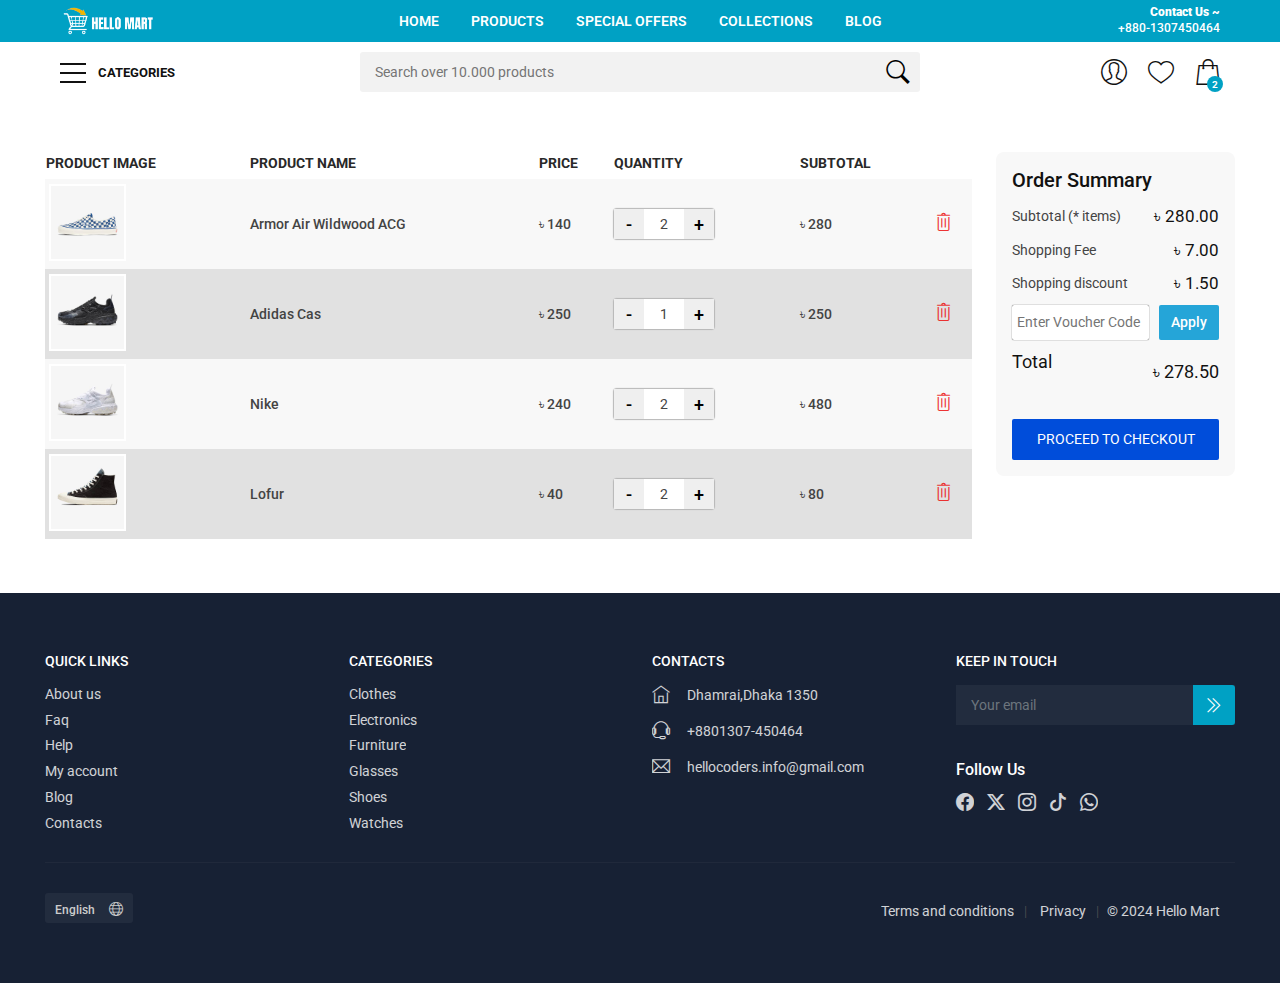
<file: cart.html>
<!DOCTYPE html>
<html lang="en">

<head>

  <meta charset="utf-8" />
  <meta http-equiv="X-UA-Compatible" content="IE=edge" />
  <meta name="viewport" content="width=device-width, initial-scale=1, shrink-to-fit=no" />
  <meta name="description" content="Hello Mart Bootstrap eCommerce Template - ThemeForest" />
  <meta name="author" content="Hello Mart" />
  <title>Hello Mart | My Cart</title>

  <!-- Favicons-->
  <link rel="shortcut icon" href="img/icon.png" type="image/x-icon" />
  <link rel="apple-touch-icon" type="image/x-icon" href="img/apple-touch-icon-57x57-precomposed.png" />
  <link rel="apple-touch-icon" type="image/x-icon" sizes="72x72" href="img/apple-touch-icon-72x72-precomposed.png" />
  <link rel="apple-touch-icon" type="image/x-icon" sizes="114x114"
    href="img/apple-touch-icon-114x114-precomposed.png" />
  <link rel="apple-touch-icon" type="image/x-icon" sizes="144x144"
    href="img/apple-touch-icon-144x144-precomposed.png" />

  <!-- GOOGLE WEB FONT -->
  <link rel="dns-prefetch" href="https://fonts.gstatic.com/" />
  <link rel="preconnect" href="https://fonts.gstatic.com/" crossorigin="anonymous" />
  <link rel="preload" href="https://fonts.googleapis.com/css?family=Roboto:300,400,500,700,900&amp;display=swap"
    as="fetch" crossorigin="anonymous" />
  <script>
    !(function (e, n, t) {
      "use strict";
      var o =
        "https://fonts.googleapis.com/css?family=Roboto:300,400,500,700,900&amp;display=swap",
        r = "__3perf_googleFonts_c2536";
      function c(e) {
        (n.head || n.body).appendChild(e);
      }
      function a() {
        var e = n.createElement("link");
        (e.href = o), (e.rel = "stylesheet"), c(e);
      }
      function f(e) {
        if (!n.getElementById(r)) {
          var t = n.createElement("style");
          (t.id = r), c(t);
        }
        n.getElementById(r).innerHTML = e;
      }
      e.FontFace && e.FontFace.prototype.hasOwnProperty("display")
        ? (t[r] && f(t[r]),
          fetch(o)
            .then(function (e) {
              return e.text();
            })
            .then(function (e) {
              return e.replace(
                /@font-face {/g,
                "@font-face{font-display:swap;"
              );
            })
            .then(function (e) {
              return (t[r] = e);
            })
            .then(f)
            .catch(a))
        : a();
    })(window, document, localStorage);
  </script>

  <!-- PRELOAD LARGE CONTENT -->
  <link rel="preload" as="image" href="img/slides/slide_home_2.jpg" />

  <!-- BASE CSS -->
  <link rel="preload" href="css/bootstrap.min.css" as="style" />
  <link rel="stylesheet" href="css/bootstrap.min.css" />
  <link rel="preload" href="css/style.css" as="style" />
  <link rel="stylesheet" href="css/style.css" />

  <!-- SPECIFIC CSS -->
  <link rel="preload" href="css/home_1.css" as="style" />
  <link rel="stylesheet" href="css/home_1.css" />

  <!-- Cart CSS -->
  <link rel="stylesheet" href="./css/cart.css" />
</head>

<body>
  <div class="page">
  	<header class="version_1">
			<div class="layer"></div><!-- Mobile menu overlay mask -->
			<div class="main_header">
				<div class="container">
					<div class="row small-gutters">
						<div class="col-xl-3 col-lg-3 d-lg-flex align-items-center">
							<div id="logo">
								<a href="index.html"><img src="img/logo.png" alt="" width="100" height="28"></a>
							</div>
						</div>
						<nav class="col-xl-6 col-lg-7">
							<a class="open_close" href="#0">
								<div class="hamburger hamburger--spin">
									<div class="hamburger-box">
										<div class="hamburger-inner"></div>
									</div>
								</div>
							</a>
							<!-- Mobile menu button -->
							<div class="main-menu">
								<div id="header_menu">
									<a href="index-2.html"><img src="img/logo_black.svg" alt="" width="100"
											height="35"></a>
									<a href="#" class="open_close" id="close_in"><i class="ti-close"></i></a>
								</div>
								<ul class="d-lg-flex justify-content-center">
									<!-- <li class="submenu">
									<a href="#0" class="show-submenu">Home</a>
								</li> -->
									<li class="">
										<a href="index.html" class=" menu_item ">Home</a>
									</li>
									<li class="megamenu">
										<a href="products.html" class=" menu_item">Products</a>
										<!-- <div class="menu-wrapper">
										<div class="row small-gutters">
											<div class="col-lg-3">
												<h3>Listing grid</h3>
												<ul>
													<li><a href="listing-grid-1-full.html">Grid Full Width</a></li>
													<li><a href="listing-grid-2-full.html">Grid Full Width 2</a></li>
													<li><a href="listing-grid-3.html">Grid Boxed</a></li>
													<li><a href="listing-grid-4-sidebar-left.html">Grid Sidebar Left</a></li>
													<li><a href="listing-grid-5-sidebar-right.html">Grid Sidebar Right</a></li>
													<li><a href="listing-grid-6-sidebar-left.html">Grid Sidebar Left 2</a></li>
													<li><a href="listing-grid-7-sidebar-right.html">Grid Sidebar Right 2</a></li>
												</ul>
											</div>
											<div class="col-lg-3">
												<h3>Listing row &amp; Product</h3>
												<ul>
													<li><a href="listing-row-1-sidebar-left.html">Row Sidebar Left</a></li>
													<li><a href="listing-row-2-sidebar-right.html">Row Sidebar Right</a></li>
													<li><a href="listing-row-3-sidebar-left.html">Row Sidebar Left 2</a></li>
													<li><a href="listing-row-4-sidebar-extended.html">Row Sidebar Extended</a></li>
													<li><a href="product-details.html">Product Large Image</a></li>
													<li><a href="product-detail-2.html">Product Carousel</a></li>
													<li><a href="product-detail-3.html">Product Sticky Info</a></li>
												</ul>
											</div>
											<div class="col-lg-3">
												<h3>Other pages</h3>
												<ul>
													<li><a href="cart.html">Cart Page</a></li>
													<li><a href="checkout.html">Check Out Page</a></li>
													<li><a href="confirm.html">Confirm Purchase Page</a></li>
													<li><a href="account.html">Create Account Page</a></li>
													<li><a href="track-order.html">Track Order</a></li>
													<li><a href="help.html">Help Page</a></li>
													<li><a href="help-2.html">Help Page 2</a></li>
													<li><a href="leave-review.html">Leave a Review</a></li>
												</ul>
											</div>
											<div class="col-lg-3 d-xl-block d-lg-block d-md-none d-sm-none d-none">
												<div class="banner_menu">
													<a href="#0">
														<img src="[data-uri]" data-src="img/banner_menu.jpg" width="400" height="550" alt="" class="img-fluid lazy">
													</a>
												</div>
											</div>
										</div>
										
									</div> -->
										<!-- /menu-wrapper -->
									</li>
									<li class="">
										<a href="#0" class="menu_item" >Special Offers</a>
									</li>
									<li class="">
										<a href="#0" class=" menu_item">Collections</a>
									</li>
									<li>
										<a href="blog.html" class="menu_item nav_link">Blog</a>
									</li>
								</ul>
							</div>
							<!--/main-menu -->
						</nav>
						<div class="col-xl-3 col-lg-2 d-lg-flex align-items-center justify-content-end text-end">
							<a class="phone_top" href="tel:+8801307450464"><strong><span>Contact Us
										~</span>+880-1307450464</strong></a>
						</div>
					</div>
					<!-- /row -->
				</div>
			</div>
			<!-- /main_header -->

			<div class="main_nav Sticky">
				<div class="container">
					<div class="row small-gutters">
						<div class="col-xl-3 col-lg-3 col-md-3">
							<nav class="categories">
								<ul class="clearfix">
									<li><span>
											<a href="#">
												<span class="hamburger hamburger--spin">
													<span class="hamburger-box">
														<span class="hamburger-inner"></span>
													</span>
												</span>
												Categories
											</a>
										</span>
										<div id="menu">
											<ul>
												<li><span><a href="#0">Collections</a></span>
													<ul>
														<li><a href="listing-grid-1-full.html">Trending</a></li>
														<li><a href="listing-grid-2-full.html">Life style</a></li>
														<li><a href="listing-grid-3.html">Running</a></li>
														<li><a href="listing-grid-4-sidebar-left.html">Training</a></li>
														<li><a href="listing-grid-5-sidebar-right.html">View all
																Collections</a></li>
													</ul>
												</li>
												<li><span><a href="#">Men</a></span>
													<ul>
														<li><a href="listing-grid-6-sidebar-left.html">Offers</a></li>
														<li><a href="listing-grid-7-sidebar-right.html">Shoes</a></li>
														<li><a href="listing-row-1-sidebar-left.html">Clothing</a></li>
														<li><a href="listing-row-3-sidebar-left.html">Accessories</a>
														</li>
														<li><a href="listing-row-4-sidebar-extended.html">Equipment</a>
														</li>
													</ul>
												</li>
												<li><span><a href="#">Women</a></span>
													<ul>
														<li><a href="listing-grid-1-full.html">Best Sellers</a></li>
														<li><a href="listing-grid-2-full.html">Clothing</a></li>
														<li><a href="listing-grid-3.html">Accessories</a></li>
														<li><a href="listing-grid-4-sidebar-left.html">Shoes</a></li>
													</ul>
												</li>
												<li><span><a href="#">Boys</a></span>
													<ul>
														<li><a href="listing-grid-6-sidebar-left.html">Easy On Shoes</a>
														</li>
														<li><a href="listing-grid-7-sidebar-right.html">Clothing</a>
														</li>
														<li><a href="listing-row-3-sidebar-left.html">Must Have</a></li>
														<li><a href="listing-row-4-sidebar-extended.html">All Boys</a>
														</li>
													</ul>
												</li>
												<li><span><a href="#">Girls</a></span>
													<ul>
														<li><a href="listing-grid-1-full.html">New Releases</a></li>
														<li><a href="listing-grid-2-full.html">Clothing</a></li>
														<li><a href="listing-grid-3.html">Sale</a></li>
														<li><a href="listing-grid-4-sidebar-left.html">Best Sellers</a>
														</li>
													</ul>
												</li>
												<li><span><a href="#">Customize</a></span>
													<ul>
														<li><a href="listing-row-1-sidebar-left.html">For Men</a></li>
														<li><a href="listing-row-2-sidebar-right.html">For Women</a>
														</li>
														<li><a href="listing-row-4-sidebar-extended.html">For Boys</a>
														</li>
														<li><a href="listing-grid-1-full.html">For Girls</a></li>
													</ul>
												</li>
											</ul>
										</div>
									</li>
								</ul>
							</nav>
						</div>
						<div class="col-xl-6 col-lg-7 col-md-6 d-none d-md-block">
							<div class="custom-search-input">
								<input type="text" placeholder="Search over 10.000 products">
								<button type="submit"><i class="header-icon_search_custom"></i></button>
							</div>
						</div>
						<div class="col-xl-3 col-lg-2 col-md-3">
							<ul class="top_tools">
								<li>
									<div class="dropdown dropdown-cart">
										<a href="cart.html" class="cart_bt"><strong>2</strong></a>
										<div class="dropdown-menu">
											<ul>
												<li>
													<a href="product-details.html">
														<figure><img
																src="img/products/product_placeholder_square_small.jpg"
																data-src="img/products/shoes/thumb/1.jpg" alt=""
																width="50" height="50" class="lazy"></figure>
														<strong><span>৳90.00>1x Armor Air x Fear</span>৳90.00</strong>
													</a>
													<a href="#0" class="action"><i class="ti-trash"></i></a>
												</li>
												<li>
													<a href="product-details.html">
														<figure><img
																src="img/products/product_placeholder_square_small.jpg"
																data-src="img/products/shoes/thumb/2.jpg" alt=""
																width="50" height="50" class="lazy"></figure>
														<strong><span>৳110.00>1x Armor Okwahn II</span>৳110.00</strong>
													</a>
													<a href="0.html" class="action"><i class="ti-trash"></i></a>
												</li>
											</ul>
											<div class="total_drop">
												<div class="clearfix"><strong>Total</strong><span>৳200.00</span></div>
												<a href="cart.html" class="btn_1 outline">View Cart</a><a
													href="checkout.html" class="btn_1">Checkout</a>
											</div>
										</div>
									</div>
									<!-- /dropdown-cart-->
								</li>
								<li>
									<a href="wishlist.html" class="wishlist"><span>Wishlist</span></a>
								</li>
								<li>
									<div class="dropdown dropdown-access">
										<a href="login.html" class="access_link"><span>Account</span></a>
										<div class="dropdown-menu">
											<a href="login.html" class="btn_1">Sign In or Sign Up</a>
											<ul>
												<li>
													<a href="track-order.html"><i class="ti-truck"></i>Track your
														Order</a>
												</li>
												<li>
													<a href="account.html"><i class="ti-package"></i>My Orders</a>
												</li>
												<li>
													<a href="account.html"><i class="ti-user"></i>My Profile</a>
												</li>
												<li>
													<a href="help.html"><i class="ti-help-alt"></i>Help and Faq</a>
												</li>
											</ul>
										</div>
									</div>
									<!-- /dropdown-access-->
								</li>
								<li>
									<a href="#0" class="btn_search_mob"><span>Search</span></a>
								</li>
								<li>
									<a href="#menu" class="btn_cat_mob">
										<div class="hamburger hamburger--spin" id="hamburger">
											<div class="hamburger-box">
												<div class="hamburger-inner"></div>
											</div>
										</div>
										Categories
									</a>
								</li>
							</ul>
						</div>
					</div>
					<!-- /row -->
				</div>
				<div class="search_mob_wp">
					<input type="text" class="form-control" placeholder="Search over 10.000 products">
					<input type="submit" class="btn_1 full-width" value="Search">
				</div>
				<!-- /search_mobile -->
			</div>
			<!-- /main_nav -->
		</header>
		<!-- /header -->
    <main>
      <!-- cart section -->
      <section id="cart-section">
        <div class="container">
          <div class="cart-area">
            <!-- added product section -->
            <div class="added-product-area">
              <table>
                <thead>
                  <tr class="product-headers">
                    <th>Product Image</th>
                    <th>Product Name</th>
                    <th>Price</th>
                    <th>Quantity</th>
                    <th>Subtotal</th>
                  </tr>
                </thead>
                <tbody>
                  <tr>
                    <td>
                      <div class="product-img-area">
                        <img src="./img/products/shoes/3.jpg" alt="Product image" />
                      </div>
                    </td>
                    <td class="product-name">Armor Air Wildwood ACG</td>
                    <td class="price">৳ 140</td>
                    <td>
                      <div class="quantity-area">
                        <button id="decrease-btn" class="decrement-button">
                          -
                        </button>
                        <span class="px-3 text-center" id="quantity">2</span>
                        <button id="increase-btn" class="increment-button">
                          +
                        </button>
                      </div>
                    </td>
                    <td class="sub-total-price">৳ 280</td>
                    <td>
                      <i class="ti-trash"></i>
                    </td>
                  </tr>
                  <tr>
                    <td>
                      <div class="product-img-area">
                        <img src="./img/products/shoes/1.jpg" alt="Product image" />
                      </div>
                    </td>
                    <td class="product-name">Adidas Cas</td>
                    <td class="price">৳ 250</td>
                    <td>
                      <div class="quantity-area">
                        <button id="decrease-btn" class="decrement-button">
                          -
                        </button>
                        <span class="px-3 text-center" id="quantity">1</span>
                        <button id="increase-btn" class="increment-button">
                          +
                        </button>
                      </div>
                    </td>
                    <td class="sub-total-price">৳ 250</td>
                    <td>
                      <i class="ti-trash"></i>
                    </td>
                  </tr>
                  <tr>
                    <td>
                      <div class="product-img-area">
                        <img src="./img/products/shoes/2.jpg" alt="Product image" />
                      </div>
                    </td>
                    <td class="product-name">Nike</td>
                    <td class="price">৳ 240</td>
                    <td>
                      <div class="quantity-area">
                        <button id="decrease-btn" class="decrement-button">
                          -
                        </button>
                        <span class="px-3 text-center" id="quantity">2</span>
                        <button id="increase-btn" class="increment-button">
                          +
                        </button>
                      </div>
                    </td>
                    <td class="sub-total-price">৳ 480</td>
                    <td>
                      <i class="ti-trash"></i>
                    </td>
                  </tr>
                  <tr>
                    <td>
                      <div class="product-img-area">
                        <img src="./img/products/shoes/4.jpg" alt="Product image" />
                      </div>
                    </td>
                    <td class="product-name">Lofur</td>
                    <td class="price">৳ 40</td>
                    <td>
                      <div class="quantity-area">
                        <button id="decrease-btn" class="decrement-button">
                          -
                        </button>
                        <span class="px-3 text-center" id="quantity">2</span>
                        <button id="increase-btn" class="increment-button">
                          +
                        </button>
                      </div>
                    </td>
                    <td class="sub-total-price">৳ 80</td>
                    <td>
                      <i class="ti-trash"></i>
                    </td>
                  </tr>
                </tbody>
              </table>
            </div>
            <!-- Order section -->
            <div class="order-area">
              <h5>Order Summary</h5>
              <div class="order-row">
                <span>Subtotal (* items)</span>
                <span class="price">৳ 280.00</span>
              </div>
              <div class="order-row">
                <span>Shopping Fee</span>
                <span class="price">৳ 7.00</span>
              </div>
              <div class="order-row">
                <span>Shopping discount</span>
                <span class="price">৳ 1.50</span>
              </div>
              <div class="order-row voucher-section">
                <input type="text" name="" id="" placeholder="Enter Voucher Code" class="voucher-input" />
                <button class="voucher-btn">Apply</button>
              </div>
              <div class="order-row total-price-area">
                <p>Total</p>
                <span>৳ 278.50</span>
              </div>
              <a href="checkout.html" ><button class="check-out-btn">Proceed To Checkout</button></a>
            </div>
          </div>
        </div>
      </section>
    </main>
    <footer class="revealed">
      <div class="container">
        <div class="row">
          <div class="col-lg-3 col-md-6">
            <h3 data-bs-target="#collapse_1">Quick Links</h3>
            <div class="collapse dont-collapse-sm links" id="collapse_1">
              <ul>
                <li><a href="about.html">About us</a></li>
                <li><a href="help.html">Faq</a></li>
                <li><a href="help.html">Help</a></li>
                <li><a href="account.html">My account</a></li>
                <li><a href="blog.html">Blog</a></li>
                <li><a href="contacts.html">Contacts</a></li>
              </ul>
            </div>
          </div>
          <div class="col-lg-3 col-md-6">
            <h3 data-bs-target="#collapse_2">Categories</h3>
            <div class="collapse dont-collapse-sm links" id="collapse_2">
              <ul>
                <li><a href="listing-grid-1-full.html">Clothes</a></li>
                <li><a href="listing-grid-2-full.html">Electronics</a></li>
                <li><a href="listing-grid-1-full.html">Furniture</a></li>
                <li><a href="listing-grid-3.html">Glasses</a></li>
                <li><a href="listing-grid-1-full.html">Shoes</a></li>
                <li><a href="listing-grid-1-full.html">Watches</a></li>
              </ul>
            </div>
          </div>
          <div class="col-lg-3 col-md-6">
            <h3 data-bs-target="#collapse_3">Contacts</h3>
            <div class="collapse dont-collapse-sm contacts" id="collapse_3">
              <ul>
                <li><i class="ti-home"></i>Dhamrai,Dhaka 1350</li>
                <li><i class="ti-headphone-alt"></i>+8801307-450464</li>
                <li><i class="ti-email"></i><a href="#0">hellocoders.info@gmail.com</a></li>
              </ul>
            </div>
          </div>
          <div class="col-lg-3 col-md-6">
            <h3 data-bs-target="#collapse_4">Keep in touch</h3>
            <div class="collapse dont-collapse-sm" id="collapse_4">
              <div id="newsletter">
                <div class="form-group">
                  <input type="email" name="email_newsletter" id="email_newsletter" class="form-control"
                    placeholder="Your email">
                  <button type="submit" id="submit-newsletter"><i class="ti-angle-double-right"></i></button>
                </div>
              </div>
              <div class="follow_us">
                <h5>Follow Us</h5>
                <ul>
                  <li><a href="#0"><i class="bi bi-facebook"></i></a></li>
                  <li><a href="#0"><i class="bi bi-twitter-x"></i></a></li>
                  <li><a href="#0"><i class="bi bi-instagram"></i></a></li>
                  <li><a href="#0"><i class="bi bi-tiktok"></i></a></li>
                  <li><a href="#0"><i class="bi bi-whatsapp"></i></a></li>
                </ul>
              </div>
            </div>
          </div>
        </div>
        <!-- /row-->
        <hr>
        <div class="row add_bottom_25">
          <div class="col-lg-6">
            <ul class="footer-selector clearfix">
              <li>
                <div class="styled-select lang-selector">
                  <select>
                    <option value="English" selected>English</option>
                    <option value="French">French</option>
                    <option value="Spanish">Spanish</option>
                    <option value="Russian">Russian</option>
                  </select>
                </div>
              </li>
              <!-- <li>
								<div class="styled-select currency-selector">
									<select>
										<option value="US Dollars" selected>US Dollars</option>
										<option value="Euro">Euro</option>
									</select>
								</div>
							</li> -->
              <!-- <li><img src="[data-uri]"
									data-src="img/cards_all.svg" alt="" width="198" height="30" class="lazy"></li> -->
            </ul>
          </div>
          <div class="col-lg-6">
            <ul class="additional_links">
              <li><a href="#0">Terms and conditions</a></li>
              <li><a href="#0">Privacy</a></li>
              <li><span>© 2024 Hello Mart</span></li>
            </ul>
          </div>
        </div>
      </div>
    </footer>
  </div>


  <!-- Script -->
  <script src="js/product-details.js"></script>
  <div id="toTop"></div><!-- Back to top button -->

	<!-- COMMON SCRIPTS -->
	<script src="js/common_scripts.min.js"></script>
	<script src="js/main.js"></script>

	<!-- SPECIFIC SCRIPTS -->
	<script src="js/carousel-home.min.js"></script>
</body>

</html>
</file>
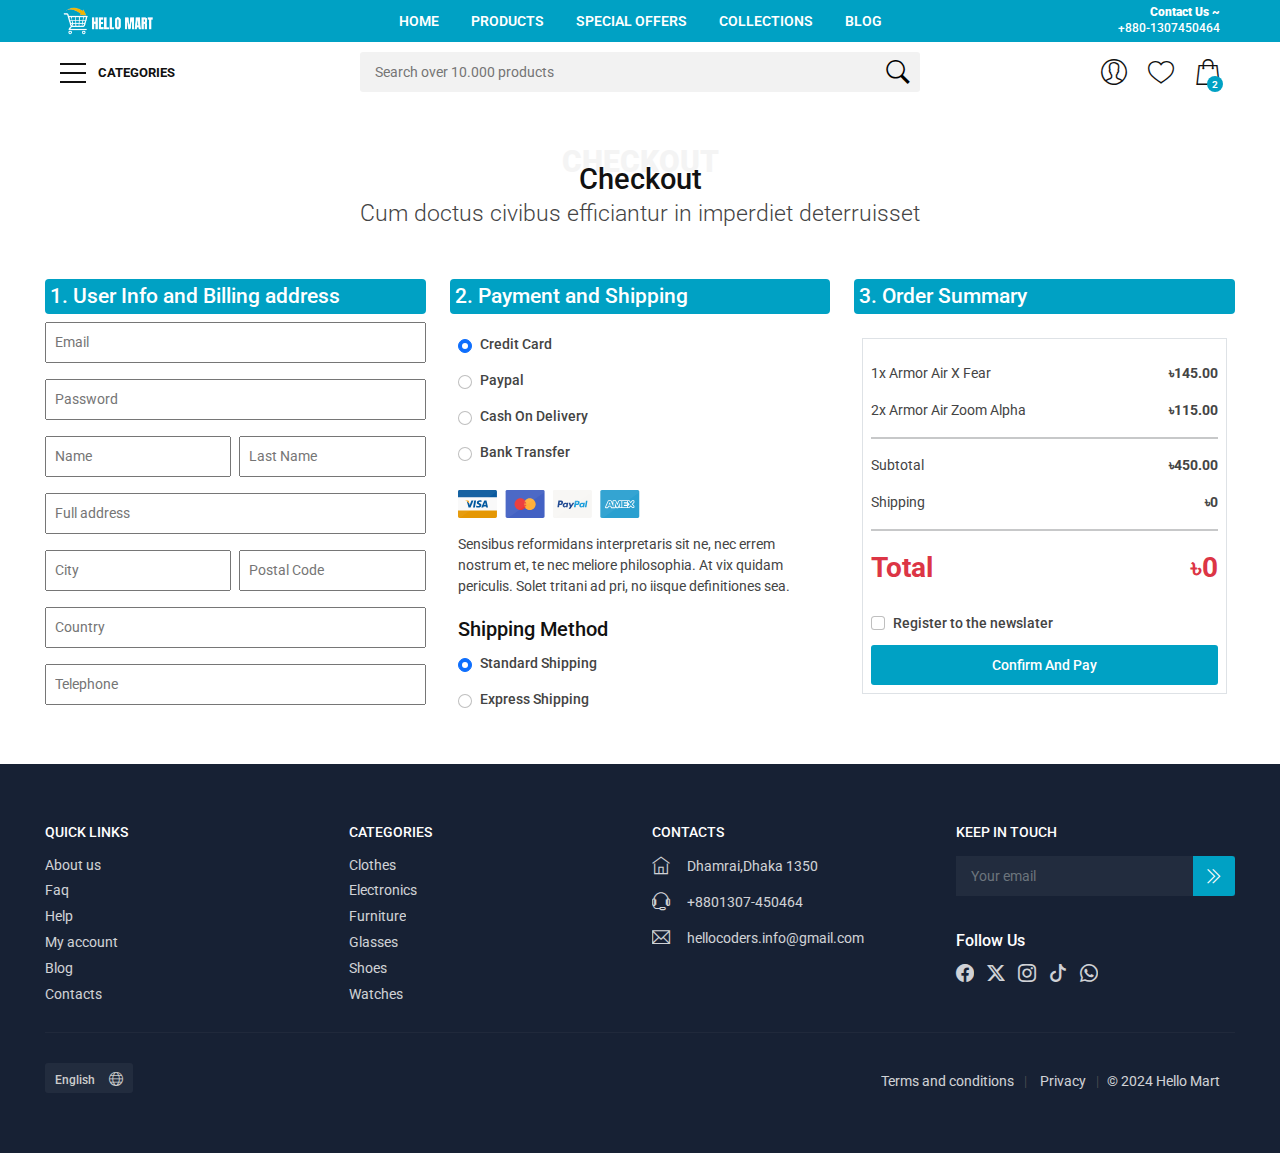
<file: checkout.html>
<!DOCTYPE html>
<html lang="en">

<head>
	<meta charset="utf-8">
	<meta http-equiv="X-UA-Compatible" content="IE=edge">
	<meta name="viewport" content="width=device-width, initial-scale=1, shrink-to-fit=no">
	<meta name="description" content="Hello Mart Bootstrap eCommerce Template - ThemeForest">
	<meta name="author" content="Ansonika">
	<title>Hello Mart | Homes</title>

	<!-- Favicons-->
	<link rel="shortcut icon" href="img/icon.png" type="image/x-icon">
	<link rel="apple-touch-icon" type="image/x-icon" href="img/apple-touch-icon-57x57-precomposed.png">
	<link rel="apple-touch-icon" type="image/x-icon" sizes="72x72" href="img/apple-touch-icon-72x72-precomposed.png">
	<link rel="apple-touch-icon" type="image/x-icon" sizes="114x114"
		href="img/apple-touch-icon-114x114-precomposed.png">
	<link rel="apple-touch-icon" type="image/x-icon" sizes="144x144"
		href="img/apple-touch-icon-144x144-precomposed.png">

	<!-- GOOGLE WEB FONT -->
	<link rel="dns-prefetch" href="https://fonts.gstatic.com/">
	<link rel="preconnect" href="https://fonts.gstatic.com/" crossorigin="anonymous">
	<link rel="preload" href="https://fonts.googleapis.com/css?family=Roboto:300,400,500,700,900&amp;display=swap"
		as="fetch" crossorigin="anonymous">
	<script>
		!function (e, n, t) { "use strict"; var o = "https://fonts.googleapis.com/css?family=Roboto:300,400,500,700,900&amp;display=swap", r = "__3perf_googleFonts_c2536"; function c(e) { (n.head || n.body).appendChild(e) } function a() { var e = n.createElement("link"); e.href = o, e.rel = "stylesheet", c(e) } function f(e) { if (!n.getElementById(r)) { var t = n.createElement("style"); t.id = r, c(t) } n.getElementById(r).innerHTML = e } e.FontFace && e.FontFace.prototype.hasOwnProperty("display") ? (t[r] && f(t[r]), fetch(o).then(function (e) { return e.text() }).then(function (e) { return e.replace(/@font-face {/g, "@font-face{font-display:swap;") }).then(function (e) { return t[r] = e }).then(f).catch(a)) : a() }(window, document, localStorage);
	</script>

	<!-- font awesome cdn  -->
    <link rel="stylesheet" href="https://cdnjs.cloudflare.com/ajax/libs/font-awesome/6.5.2/css/all.min.css"
        integrity="sha512-SnH5WK+bZxgPHs44uWIX+LLJAJ9/2PkPKZ5QiAj6Ta86w+fsb2TkcmfRyVX3pBnMFcV7oQPJkl9QevSCWr3W6A=="
        crossorigin="anonymous" referrerpolicy="no-referrer" />


	<!-- PRELOAD LARGE CONTENT -->
	<link rel="preload" as="image" href="img/slides/slide_home_2.jpg">

	<!-- BASE CSS -->
	<link rel="preload" href="css/bootstrap.min.css" as="style">
	<link rel="stylesheet" href="css/bootstrap.min.css">
	<link rel="preload" href="css/style.css" as="style">
	<link rel="stylesheet" href="css/style.css">

	<!-- SPECIFIC CSS -->
	<link rel="preload" href="css/home_1.css" as="style">
	<link rel="stylesheet" href="css/home_1.css">
	<link rel="stylesheet" href="css/checkout.css">

</head>

<body>

	<div id="page">

		<header class="version_1">
			<div class="layer"></div><!-- Mobile menu overlay mask -->
			<div class="main_header">
				<div class="container">
					<div class="row small-gutters">
						<div class="col-xl-3 col-lg-3 d-lg-flex align-items-center">
							<div id="logo">
								<a href="index.html"><img src="img/logo.png" alt="" width="100" height="28"></a>
							</div>
						</div>
						<nav class="col-xl-6 col-lg-7">
							<a class="open_close" href="#0">
								<div class="hamburger hamburger--spin">
									<div class="hamburger-box">
										<div class="hamburger-inner"></div>
									</div>
								</div>
							</a>
							<!-- Mobile menu button -->
							<div class="main-menu">
								<div id="header_menu">
									<a href="index-2.html"><img src="img/logo_black.svg" alt="" width="100"
											height="35"></a>
									<a href="#" class="open_close" id="close_in"><i class="ti-close"></i></a>
								</div>
								<ul class="d-lg-flex justify-content-center">
									<!-- <li class="submenu">
									<a href="#0" class="show-submenu">Home</a>
								</li> -->
									<li class="">
										<a href="index.html" class=" menu_item ">Home</a>
									</li>
									<li class="megamenu">
										<a href="products.html" class=" menu_item">Products</a>
										<!-- <div class="menu-wrapper">
										<div class="row small-gutters">
											<div class="col-lg-3">
												<h3>Listing grid</h3>
												<ul>
													<li><a href="listing-grid-1-full.html">Grid Full Width</a></li>
													<li><a href="listing-grid-2-full.html">Grid Full Width 2</a></li>
													<li><a href="listing-grid-3.html">Grid Boxed</a></li>
													<li><a href="listing-grid-4-sidebar-left.html">Grid Sidebar Left</a></li>
													<li><a href="listing-grid-5-sidebar-right.html">Grid Sidebar Right</a></li>
													<li><a href="listing-grid-6-sidebar-left.html">Grid Sidebar Left 2</a></li>
													<li><a href="listing-grid-7-sidebar-right.html">Grid Sidebar Right 2</a></li>
												</ul>
											</div>
											<div class="col-lg-3">
												<h3>Listing row &amp; Product</h3>
												<ul>
													<li><a href="listing-row-1-sidebar-left.html">Row Sidebar Left</a></li>
													<li><a href="listing-row-2-sidebar-right.html">Row Sidebar Right</a></li>
													<li><a href="listing-row-3-sidebar-left.html">Row Sidebar Left 2</a></li>
													<li><a href="listing-row-4-sidebar-extended.html">Row Sidebar Extended</a></li>
													<li><a href="product-details.html">Product Large Image</a></li>
													<li><a href="product-detail-2.html">Product Carousel</a></li>
													<li><a href="product-detail-3.html">Product Sticky Info</a></li>
												</ul>
											</div>
											<div class="col-lg-3">
												<h3>Other pages</h3>
												<ul>
													<li><a href="cart.html">Cart Page</a></li>
													<li><a href="checkout.html">Check Out Page</a></li>
													<li><a href="confirm.html">Confirm Purchase Page</a></li>
													<li><a href="account.html">Create Account Page</a></li>
													<li><a href="track-order.html">Track Order</a></li>
													<li><a href="help.html">Help Page</a></li>
													<li><a href="help-2.html">Help Page 2</a></li>
													<li><a href="leave-review.html">Leave a Review</a></li>
												</ul>
											</div>
											<div class="col-lg-3 d-xl-block d-lg-block d-md-none d-sm-none d-none">
												<div class="banner_menu">
													<a href="#0">
														<img src="[data-uri]" data-src="img/banner_menu.jpg" width="400" height="550" alt="" class="img-fluid lazy">
													</a>
												</div>
											</div>
										</div>
										
									</div> -->
										<!-- /menu-wrapper -->
									</li>
									<li class="">
										<a href="#0" class="menu_item" >Special Offers</a>
									</li>
									<li class="">
										<a href="#0" class=" menu_item">Collections</a>
									</li>
									<li>
										<a href="blog.html" class="menu_item nav_link">Blog</a>
									</li>
								</ul>
							</div>
							<!--/main-menu -->
						</nav>
						<div class="col-xl-3 col-lg-2 d-lg-flex align-items-center justify-content-end text-end">
							<a class="phone_top" href="tel:+8801307450464"><strong><span>Contact Us
										~</span>+880-1307450464</strong></a>
						</div>
					</div>
					<!-- /row -->
				</div>
			</div>
			<!-- /main_header -->

			<div class="main_nav Sticky">
				<div class="container">
					<div class="row small-gutters">
						<div class="col-xl-3 col-lg-3 col-md-3">
							<nav class="categories">
								<ul class="clearfix">
									<li><span>
											<a href="#">
												<span class="hamburger hamburger--spin">
													<span class="hamburger-box">
														<span class="hamburger-inner"></span>
													</span>
												</span>
												Categories
											</a>
										</span>
										<div id="menu">
											<ul>
												<li><span><a href="#0">Collections</a></span>
													<ul>
														<li><a href="listing-grid-1-full.html">Trending</a></li>
														<li><a href="listing-grid-2-full.html">Life style</a></li>
														<li><a href="listing-grid-3.html">Running</a></li>
														<li><a href="listing-grid-4-sidebar-left.html">Training</a></li>
														<li><a href="listing-grid-5-sidebar-right.html">View all
																Collections</a></li>
													</ul>
												</li>
												<li><span><a href="#">Men</a></span>
													<ul>
														<li><a href="listing-grid-6-sidebar-left.html">Offers</a></li>
														<li><a href="listing-grid-7-sidebar-right.html">Shoes</a></li>
														<li><a href="listing-row-1-sidebar-left.html">Clothing</a></li>
														<li><a href="listing-row-3-sidebar-left.html">Accessories</a>
														</li>
														<li><a href="listing-row-4-sidebar-extended.html">Equipment</a>
														</li>
													</ul>
												</li>
												<li><span><a href="#">Women</a></span>
													<ul>
														<li><a href="listing-grid-1-full.html">Best Sellers</a></li>
														<li><a href="listing-grid-2-full.html">Clothing</a></li>
														<li><a href="listing-grid-3.html">Accessories</a></li>
														<li><a href="listing-grid-4-sidebar-left.html">Shoes</a></li>
													</ul>
												</li>
												<li><span><a href="#">Boys</a></span>
													<ul>
														<li><a href="listing-grid-6-sidebar-left.html">Easy On Shoes</a>
														</li>
														<li><a href="listing-grid-7-sidebar-right.html">Clothing</a>
														</li>
														<li><a href="listing-row-3-sidebar-left.html">Must Have</a></li>
														<li><a href="listing-row-4-sidebar-extended.html">All Boys</a>
														</li>
													</ul>
												</li>
												<li><span><a href="#">Girls</a></span>
													<ul>
														<li><a href="listing-grid-1-full.html">New Releases</a></li>
														<li><a href="listing-grid-2-full.html">Clothing</a></li>
														<li><a href="listing-grid-3.html">Sale</a></li>
														<li><a href="listing-grid-4-sidebar-left.html">Best Sellers</a>
														</li>
													</ul>
												</li>
												<li><span><a href="#">Customize</a></span>
													<ul>
														<li><a href="listing-row-1-sidebar-left.html">For Men</a></li>
														<li><a href="listing-row-2-sidebar-right.html">For Women</a>
														</li>
														<li><a href="listing-row-4-sidebar-extended.html">For Boys</a>
														</li>
														<li><a href="listing-grid-1-full.html">For Girls</a></li>
													</ul>
												</li>
											</ul>
										</div>
									</li>
								</ul>
							</nav>
						</div>
						<div class="col-xl-6 col-lg-7 col-md-6 d-none d-md-block">
							<div class="custom-search-input">
								<input type="text" placeholder="Search over 10.000 products">
								<button type="submit"><i class="header-icon_search_custom"></i></button>
							</div>
						</div>
						<div class="col-xl-3 col-lg-2 col-md-3">
							<ul class="top_tools">
								<li>
									<div class="dropdown dropdown-cart">
										<a href="cart.html" class="cart_bt"><strong>2</strong></a>
										<div class="dropdown-menu">
											<ul>
												<li>
													<a href="product-details.html">
														<figure><img
																src="img/products/product_placeholder_square_small.jpg"
																data-src="img/products/shoes/thumb/1.jpg" alt=""
																width="50" height="50" class="lazy"></figure>
														<strong><span>৳90.00>1x Armor Air x Fear</span>৳90.00</strong>
													</a>
													<a href="#0" class="action"><i class="ti-trash"></i></a>
												</li>
												<li>
													<a href="product-details.html">
														<figure><img
																src="img/products/product_placeholder_square_small.jpg"
																data-src="img/products/shoes/thumb/2.jpg" alt=""
																width="50" height="50" class="lazy"></figure>
														<strong><span>৳110.00>1x Armor Okwahn II</span>৳110.00</strong>
													</a>
													<a href="0.html" class="action"><i class="ti-trash"></i></a>
												</li>
											</ul>
											<div class="total_drop">
												<div class="clearfix"><strong>Total</strong><span>৳200.00</span></div>
												<a href="cart.html" class="btn_1 outline">View Cart</a><a
													href="checkout.html" class="btn_1">Checkout</a>
											</div>
										</div>
									</div>
									<!-- /dropdown-cart-->
								</li>
								<li>
									<a href="wishlist.html" class="wishlist"><span>Wishlist</span></a>
								</li>
								<li>
									<div class="dropdown dropdown-access">
										<a href="login.html" class="access_link"><span>Account</span></a>
										<div class="dropdown-menu">
											<a href="login.html" class="btn_1">Sign In or Sign Up</a>
											<ul>
												<li>
													<a href="track-order.html"><i class="ti-truck"></i>Track your
														Order</a>
												</li>
												<li>
													<a href="account.html"><i class="ti-package"></i>My Orders</a>
												</li>
												<li>
													<a href="account.html"><i class="ti-user"></i>My Profile</a>
												</li>
												<li>
													<a href="help.html"><i class="ti-help-alt"></i>Help and Faq</a>
												</li>
											</ul>
										</div>
									</div>
									<!-- /dropdown-access-->
								</li>
								<li>
									<a href="#0" class="btn_search_mob"><span>Search</span></a>
								</li>
								<li>
									<a href="#menu" class="btn_cat_mob">
										<div class="hamburger hamburger--spin" id="hamburger">
											<div class="hamburger-box">
												<div class="hamburger-inner"></div>
											</div>
										</div>
										Categories
									</a>
								</li>
							</ul>
						</div>
					</div>
					<!-- /row -->
				</div>
				<div class="search_mob_wp">
					<input type="text" class="form-control" placeholder="Search over 10.000 products">
					<input type="submit" class="btn_1 full-width" value="Search">
				</div>
				<!-- /search_mobile -->
			</div>
			<!-- /main_nav -->
		</header>
		<!-- /header -->

		<main>
			<div class="container margin_60_35">
				<div class="main_title mb-5">
					<h2>Checkout</h2>
					<span>Checkout</span>
					<p>Cum doctus civibus efficiantur in imperdiet deterruisset</p>
				</div>
				<div class="row">
					<div class="col-4 col-md-4 col-xl-4">
						<div class="">
							<h4 class="billing_head">1. User Info and Billing address</h4>
							<form>
								<input class="w-100 my-2 p-2 input" type="email" name="email" id="email"
									placeholder="Email">
								<input class="w-100 my-2 p-2 input" type="password" name="password" id="password"
									placeholder="Password">
								<div class="d-flex gap-2">
									<input class="w-100 my-2 p-2 input" type="text" name="firstName" id="firstName"
										placeholder="Name">
									<input class="w-100 my-2 p-2 input" type="text" name="lastName" id="lastName"
										placeholder="Last Name">
								</div>
								<input class="w-100 my-2 p-2 input" type="text" name="address" id="address"
									placeholder="Full address">
								<div class="d-flex gap-2">
									<input class="w-100 my-2 p-2 input" type="text" name="city" id="city"
										placeholder="City">
									<input class="w-100 my-2 p-2 input" type="text" name="postalCode" id="postalCode"
										placeholder="Postal Code">
								</div>
								<input class="w-100 my-2 p-2 input" type="text" name="country" id="country"
									placeholder="Country">
								<input class="w-100 my-2 p-2 input" type="tel" name="telephone" id="telephone"
									placeholder="Telephone">
							</form>
						</div>
						<!-- /grid_item -->
					</div>
					<!-- /col -->
					<div class="col-4 col-md-4 col-xl-4">
						<div class="">
							<h4 class="billing_head">2. Payment and Shipping</h4>
							<div class="p-2">
								<div class="d-flex justify-content-between align-items-center my-2">
									<div class="d-flex justify-content-center align-items-center gap-2">
										<input class="form-check-input" type="radio" name="payment_method" id="creditCard" checked>
										<label class="mt-1 form-check-label" for="creditCard">Credit Card</label>
									</div>
									<div>
										<i class="fa-regular fa-circle-question"></i>
									</div>
								</div>
								<div class="d-flex justify-content-between align-items-center my-2">
									<div class="d-flex justify-content-center align-items-center gap-2">
										<input class="form-check-input" type="radio" name="payment_method" id="paypal">
										<label class="mt-1 form-check-label" for="paypal">Paypal</label>
									</div>
									<div>
										<i class="fa-regular fa-circle-question"></i>
									</div>
								</div>
								<div class="d-flex justify-content-between align-items-center my-2">
									<div class="d-flex justify-content-center align-items-center gap-2">
										<input class="form-check-input" type="radio" name="payment_method" id="cashOnDelivery">
										<label class="mt-1 form-check-label" for="cashOnDelivery">Cash On Delivery</label>
									</div>
									<div>
										<i class="fa-regular fa-circle-question"></i>
									</div>
								</div>
								<div class="d-flex justify-content-between align-items-center my-2">
									<div class="d-flex justify-content-center align-items-center gap-2">
										<input class="form-check-input" type="radio" name="payment_method" id="bankTransfer">
										<label class="mt-1 form-check-label" for="bankTransfer">Bank Transfer</label>
									</div>
									<div>
										<i class="fa-regular fa-circle-question"></i>
									</div>
								</div>
								<div>
									<img class="my-3 w-50" src="./img/cards_all.svg" alt="allCards">
								</div>
								<div>
									<p>Sensibus reformidans interpretaris sit ne, nec errem nostrum et, te nec meliore philosophia. At vix quidam periculis. Solet tritani ad pri, no iisque definitiones sea.</p>
								</div>
								<div>
									<h5>Shipping Method</h5>
									<div class="d-flex justify-content-between align-items-center my-2">
										<div class="d-flex justify-content-center align-items-center gap-2">
											<input class="form-check-input" type="radio" name="shipping" id="standard" checked>
											<label class="mt-1 form-check-label" for="standard">Standard Shipping</label>
										</div>
										<div>
											<i class="fa-regular fa-circle-question"></i>
										</div>
									</div>
									<div class="d-flex justify-content-between align-items-center my-2">
										<div class="d-flex justify-content-center align-items-center gap-2">
											<input class="form-check-input" type="radio" name="shipping" id="express">
											<label class="mt-1 form-check-label" for="express">Express Shipping</label>
										</div>
										<div>
											<i class="fa-regular fa-circle-question"></i>
										</div>
									</div>
								</div>
							</div>
						</div>
						<!-- /grid_item -->
					</div>
					<!-- /col -->
					<div class="col-4 col-md-4 col-xl-4">
						<div class="">
							<h4 class="billing_head">3. Order Summary</h4>
							<div class="p-2 border m-2 my-4">
								<div class="d-flex justify-content-between align-items-center my-3">
									<p class="m-0">1x Armor Air X Fear</p>
									<p class="fw-bold m-0">৳145.00</p>
								</div>
								<div class="d-flex justify-content-between align-items-center my-3">
									<p class="m-0">2x Armor Air Zoom Alpha</p>
									<p class="fw-bold m-0">৳115.00</p>
								</div>
								<hr class="border m-0 border-dark">
								<div class="d-flex justify-content-between align-items-center my-3">
									<p class="m-0">Subtotal</p>
									<p class="fw-bold m-0">৳450.00</p>
								</div>
								<div class="d-flex justify-content-between align-items-center my-3">
									<p class="m-0">Shipping</p>
									<p class="fw-bold m-0">৳0</p>
								</div>
								<hr class="border m-0 border-dark">
								<div class="d-flex justify-content-between align-items-center my-3">
									<p class="m-0 fs-3 text-danger fw-bolder">Total</p>
									<p class="fw-bold m-0 fs-3 text-danger">৳0</p>
								</div>
								<div class="my-2">
									<div class="d-flex justify-content-start align-items-center gap-2">
										<input class="form-check-input" type="checkbox" name="newslater" id="newslater">
										<label class="mt-2 form-check-label" for="newslater">Register to the newslater</label>
									</div>
								</div>
								<div>
									<button class="btn_1 w-100">Confirm And Pay</button>
								</div>
							</div>
						</div>
						<!-- /grid_item -->
					</div>
					<!-- /col -->
					<!-- /col -->
				</div>
				<!-- /row -->
			</div>
		</main>
		<!-- /main -->

		<footer class="revealed">
			<div class="container">
				<div class="row">
					<div class="col-lg-3 col-md-6">
						<h3 data-bs-target="#collapse_1">Quick Links</h3>
						<div class="collapse dont-collapse-sm links" id="collapse_1">
							<ul>
								<li><a href="about.html">About us</a></li>
								<li><a href="help.html">Faq</a></li>
								<li><a href="help.html">Help</a></li>
								<li><a href="account.html">My account</a></li>
								<li><a href="blog.html">Blog</a></li>
								<li><a href="contacts.html">Contacts</a></li>
							</ul>
						</div>
					</div>
					<div class="col-lg-3 col-md-6">
						<h3 data-bs-target="#collapse_2">Categories</h3>
						<div class="collapse dont-collapse-sm links" id="collapse_2">
							<ul>
								<li><a href="listing-grid-1-full.html">Clothes</a></li>
								<li><a href="listing-grid-2-full.html">Electronics</a></li>
								<li><a href="listing-grid-1-full.html">Furniture</a></li>
								<li><a href="listing-grid-3.html">Glasses</a></li>
								<li><a href="listing-grid-1-full.html">Shoes</a></li>
								<li><a href="listing-grid-1-full.html">Watches</a></li>
							</ul>
						</div>
					</div>
					<div class="col-lg-3 col-md-6">
						<h3 data-bs-target="#collapse_3">Contacts</h3>
						<div class="collapse dont-collapse-sm contacts" id="collapse_3">
							<ul>
								<li><i class="ti-home"></i>Dhamrai,Dhaka 1350</li>
								<li><i class="ti-headphone-alt"></i>+8801307-450464</li>
								<li><i class="ti-email"></i><a href="#0">hellocoders.info@gmail.com</a></li>
							</ul>
						</div>
					</div>
					<div class="col-lg-3 col-md-6">
						<h3 data-bs-target="#collapse_4">Keep in touch</h3>
						<div class="collapse dont-collapse-sm" id="collapse_4">
							<div id="newsletter">
								<div class="form-group">
									<input type="email" name="email_newsletter" id="email_newsletter"
										class="form-control" placeholder="Your email">
									<button type="submit" id="submit-newsletter"><i
											class="ti-angle-double-right"></i></button>
								</div>
							</div>
							<div class="follow_us">
								<h5>Follow Us</h5>
								<ul>
									<li><a href="#0"><i class="bi bi-facebook"></i></a></li>
									<li><a href="#0"><i class="bi bi-twitter-x"></i></a></li>
									<li><a href="#0"><i class="bi bi-instagram"></i></a></li>
									<li><a href="#0"><i class="bi bi-tiktok"></i></a></li>
									<li><a href="#0"><i class="bi bi-whatsapp"></i></a></li>
								</ul>
							</div>
						</div>
					</div>
				</div>
				<!-- /row-->
				<hr>
				<div class="row add_bottom_25">
					<div class="col-lg-6">
						<ul class="footer-selector clearfix">
							<li>
								<div class="styled-select lang-selector">
									<select>
										<option value="English" selected>English</option>
										<option value="French">French</option>
										<option value="Spanish">Spanish</option>
										<option value="Russian">Russian</option>
									</select>
								</div>
							</li>
							<!-- <li>
								<div class="styled-select currency-selector">
									<select>
										<option value="US Dollars" selected>US Dollars</option>
										<option value="Euro">Euro</option>
									</select>
								</div>
							</li> -->
							<!-- <li><img src="[data-uri]"
									data-src="img/cards_all.svg" alt="" width="198" height="30" class="lazy"></li> -->
						</ul>
					</div>
					<div class="col-lg-6">
						<ul class="additional_links">
							<li><a href="#0">Terms and conditions</a></li>
							<li><a href="#0">Privacy</a></li>
							<li><span>© 2024 Hello Mart</span></li>
						</ul>
					</div>
				</div>
			</div>
		</footer>
		<!--/footer-->
	</div>
	<!-- page -->

	<div id="toTop"></div><!-- Back to top button -->

	<!-- COMMON SCRIPTS -->
	<script src="js/common_scripts.min.js"></script>
	<script src="js/main.js"></script>

	<!-- SPECIFIC SCRIPTS -->
	<script src="js/carousel-home.min.js"></script>

</body>

</html>
</file>
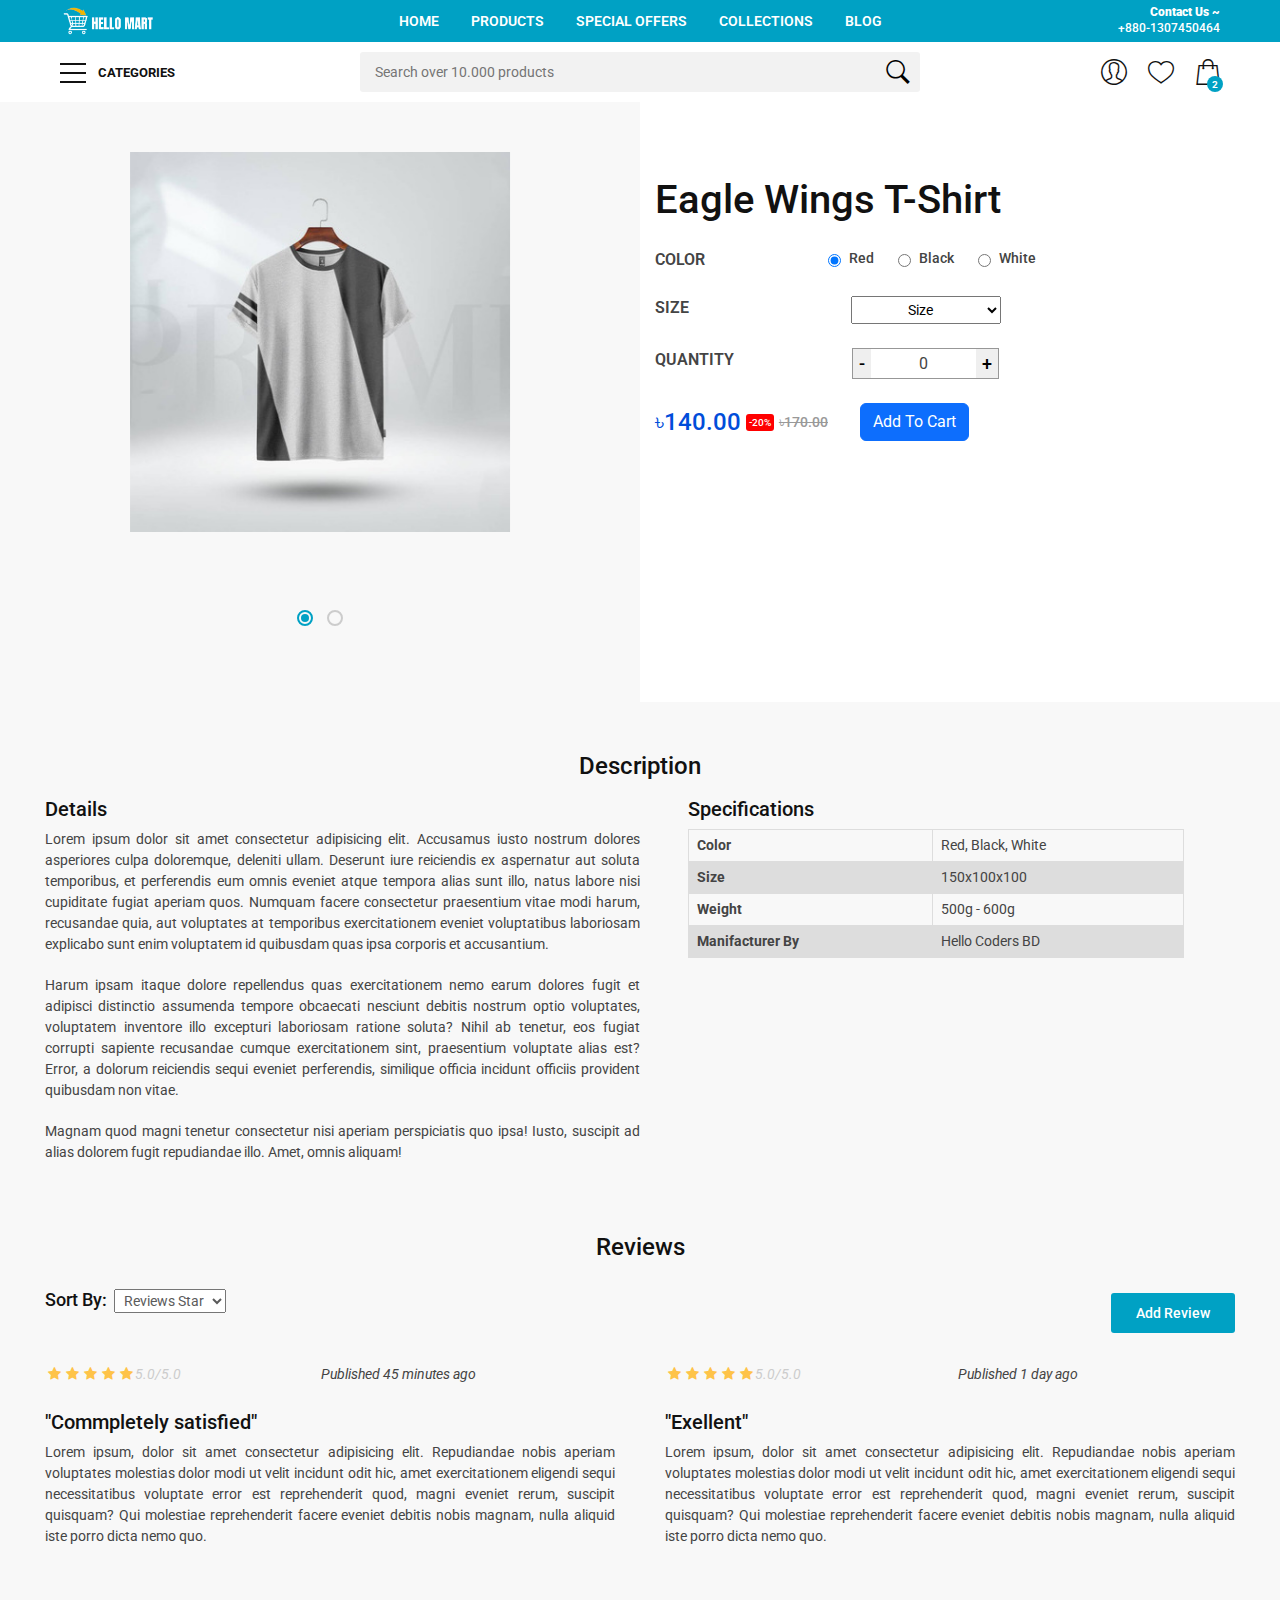
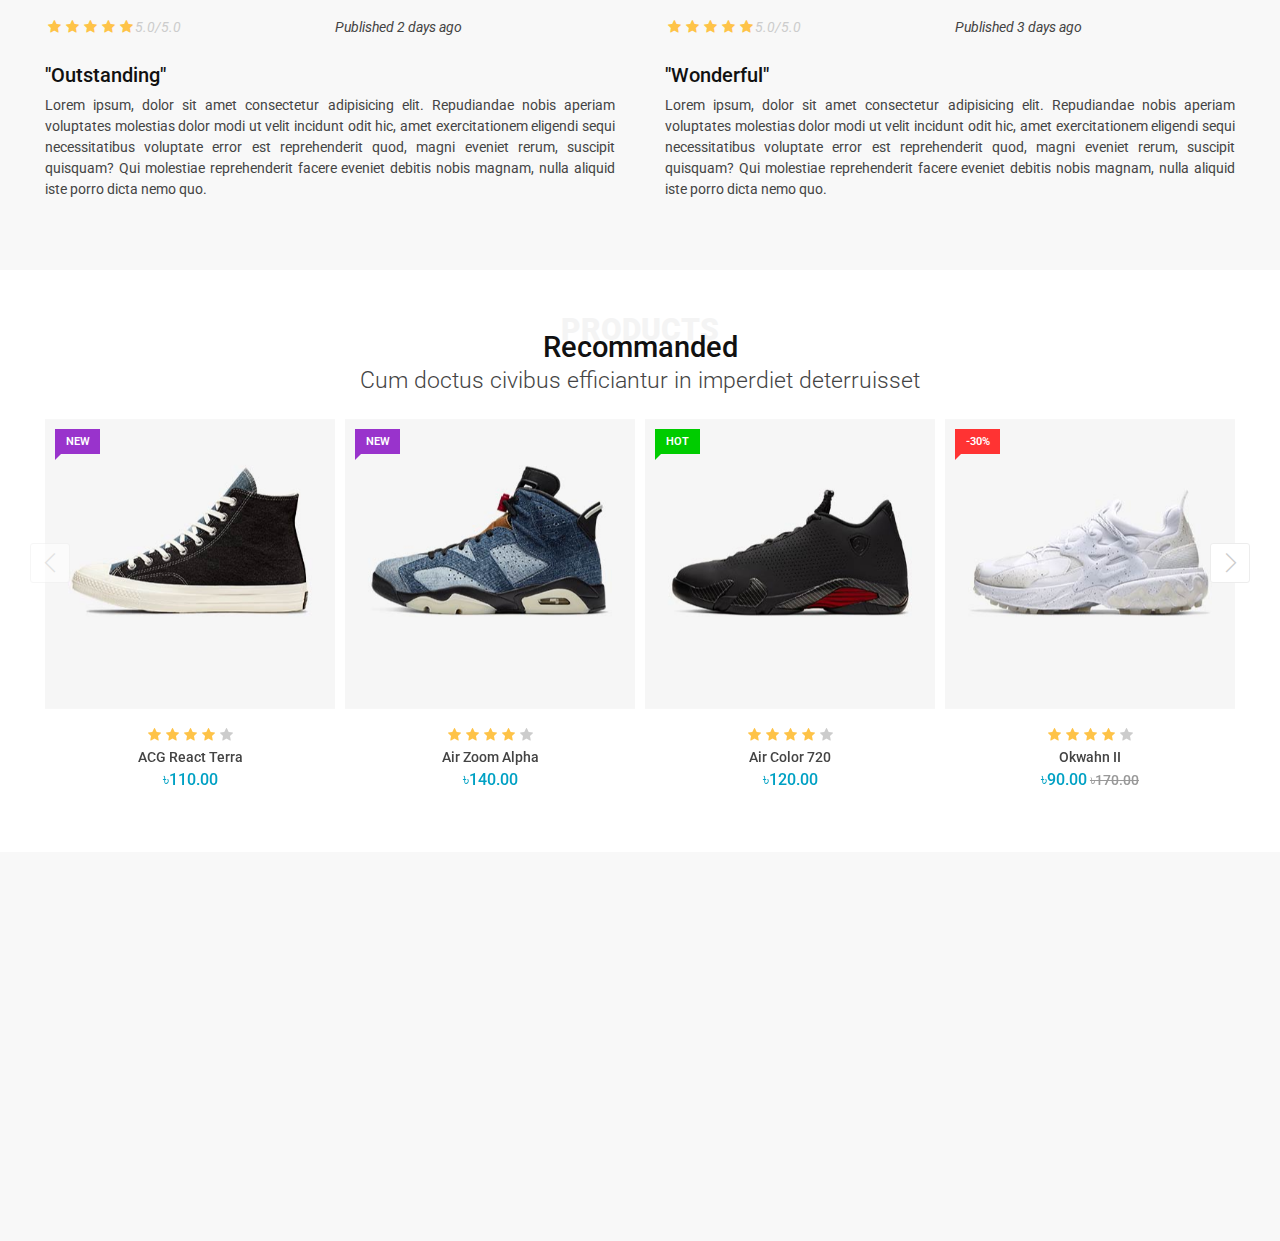
<file: product-details.html>
<!DOCTYPE html>
<html lang="en">
  <head>
    <meta charset="utf-8" />
    <meta http-equiv="X-UA-Compatible" content="IE=edge" />
    <meta
      name="viewport"
      content="width=device-width, initial-scale=1, shrink-to-fit=no"
    />
    <meta
      name="description"
      content="Hello Mart Bootstrap eCommerce Template - ThemeForest"
    />
    <meta name="author" content="Hello Mart" />
    <title>
      Hello Mart | Product Details
    </title>

    <!-- Favicons-->
    <link rel="shortcut icon" href="img/icon.png" type="image/x-icon" />
    <link
      rel="apple-touch-icon"
      type="image/x-icon"
      href="img/apple-touch-icon-57x57-precomposed.png"
    />
    <link
      rel="apple-touch-icon"
      type="image/x-icon"
      sizes="72x72"
      href="img/apple-touch-icon-72x72-precomposed.png"
    />
    <link
      rel="apple-touch-icon"
      type="image/x-icon"
      sizes="114x114"
      href="img/apple-touch-icon-114x114-precomposed.png"
    />
    <link
      rel="apple-touch-icon"
      type="image/x-icon"
      sizes="144x144"
      href="img/apple-touch-icon-144x144-precomposed.png"
    />

    <!-- GOOGLE WEB FONT -->
    <link rel="dns-prefetch" href="https://fonts.gstatic.com/" />
    <link
      rel="preconnect"
      href="https://fonts.gstatic.com/"
      crossorigin="anonymous"
    />
    <link
      rel="preload"
      href="https://fonts.googleapis.com/css?family=Roboto:300,400,500,700,900&amp;display=swap"
      as="fetch"
      crossorigin="anonymous"
    />

    <!-- swiper.js CDN -->
    <link
      rel="stylesheet"
      href="https://cdn.jsdelivr.net/npm/swiper@11/swiper-bundle.min.css"
    />

    <!-- PRELOAD LARGE CONTENT -->
    <link rel="preload" as="image" href="img/slides/slide_home_2.jpg" />

    <!-- BASE CSS -->
    <link rel="preload" href="css/bootstrap.min.css" as="style" />
    <link rel="stylesheet" href="css/bootstrap.min.css" />
    <link rel="preload" href="css/style.css" as="style" />
    <link rel="stylesheet" href="css/style.css" />

    <!-- SPECIFIC CSS -->
    <link rel="stylesheet" href="css/home_1.css" />
    <link rel="stylesheet" href="css/product-details.css" />

    <style></style>
  </head>
  <body>
    <div class="page">
      <header class="version_1">
        <div class="layer"></div><!-- Mobile menu overlay mask -->
        <div class="main_header">
          <div class="container">
            <div class="row small-gutters">
              <div class="col-xl-3 col-lg-3 d-lg-flex align-items-center">
                <div id="logo">
                  <a href="index.html"><img src="img/logo.png" alt="" width="100" height="28"></a>
                </div>
              </div>
              <nav class="col-xl-6 col-lg-7">
                <a class="open_close" href="#0">
                  <div class="hamburger hamburger--spin">
                    <div class="hamburger-box">
                      <div class="hamburger-inner"></div>
                    </div>
                  </div>
                </a>
                <!-- Mobile menu button -->
                <div class="main-menu">
                  <div id="header_menu">
                    <a href="index-2.html"><img src="img/logo_black.svg" alt="" width="100"
                        height="35"></a>
                    <a href="#" class="open_close" id="close_in"><i class="ti-close"></i></a>
                  </div>
                  <ul class="d-lg-flex justify-content-center">
                    <!-- <li class="submenu">
                    <a href="#0" class="show-submenu">Home</a>
                  </li> -->
                    <li class="">
                      <a href="index.html" class=" menu_item ">Home</a>
                    </li>
                    <li class="megamenu">
                      <a href="products.html" class=" menu_item">Products</a>
                      <!-- <div class="menu-wrapper">
                      <div class="row small-gutters">
                        <div class="col-lg-3">
                          <h3>Listing grid</h3>
                          <ul>
                            <li><a href="listing-grid-1-full.html">Grid Full Width</a></li>
                            <li><a href="listing-grid-2-full.html">Grid Full Width 2</a></li>
                            <li><a href="listing-grid-3.html">Grid Boxed</a></li>
                            <li><a href="listing-grid-4-sidebar-left.html">Grid Sidebar Left</a></li>
                            <li><a href="listing-grid-5-sidebar-right.html">Grid Sidebar Right</a></li>
                            <li><a href="listing-grid-6-sidebar-left.html">Grid Sidebar Left 2</a></li>
                            <li><a href="listing-grid-7-sidebar-right.html">Grid Sidebar Right 2</a></li>
                          </ul>
                        </div>
                        <div class="col-lg-3">
                          <h3>Listing row &amp; Product</h3>
                          <ul>
                            <li><a href="listing-row-1-sidebar-left.html">Row Sidebar Left</a></li>
                            <li><a href="listing-row-2-sidebar-right.html">Row Sidebar Right</a></li>
                            <li><a href="listing-row-3-sidebar-left.html">Row Sidebar Left 2</a></li>
                            <li><a href="listing-row-4-sidebar-extended.html">Row Sidebar Extended</a></li>
                            <li><a href="product-details.html">Product Large Image</a></li>
                            <li><a href="product-detail-2.html">Product Carousel</a></li>
                            <li><a href="product-detail-3.html">Product Sticky Info</a></li>
                          </ul>
                        </div>
                        <div class="col-lg-3">
                          <h3>Other pages</h3>
                          <ul>
                            <li><a href="cart.html">Cart Page</a></li>
                            <li><a href="checkout.html">Check Out Page</a></li>
                            <li><a href="confirm.html">Confirm Purchase Page</a></li>
                            <li><a href="account.html">Create Account Page</a></li>
                            <li><a href="track-order.html">Track Order</a></li>
                            <li><a href="help.html">Help Page</a></li>
                            <li><a href="help-2.html">Help Page 2</a></li>
                            <li><a href="leave-review.html">Leave a Review</a></li>
                          </ul>
                        </div>
                        <div class="col-lg-3 d-xl-block d-lg-block d-md-none d-sm-none d-none">
                          <div class="banner_menu">
                            <a href="#0">
                              <img src="[data-uri]" data-src="img/banner_menu.jpg" width="400" height="550" alt="" class="img-fluid lazy">
                            </a>
                          </div>
                        </div>
                      </div>
                      
                    </div> -->
                      <!-- /menu-wrapper -->
                    </li>
                    <li class="">
                      <a href="#0" class="menu_item" >Special Offers</a>
                    </li>
                    <li class="">
                      <a href="#0" class=" menu_item">Collections</a>
                    </li>
                    <li>
                      <a href="blog.html" class="menu_item nav_link">Blog</a>
                    </li>
                  </ul>
                </div>
                <!--/main-menu -->
              </nav>
              <div class="col-xl-3 col-lg-2 d-lg-flex align-items-center justify-content-end text-end">
                <a class="phone_top" href="tel:+8801307450464"><strong><span>Contact Us
                      ~</span>+880-1307450464</strong></a>
              </div>
            </div>
            <!-- /row -->
          </div>
        </div>
        <!-- /main_header -->
  
        <div class="main_nav Sticky">
          <div class="container">
            <div class="row small-gutters">
              <div class="col-xl-3 col-lg-3 col-md-3">
                <nav class="categories">
                  <ul class="clearfix">
                    <li><span>
                        <a href="#">
                          <span class="hamburger hamburger--spin">
                            <span class="hamburger-box">
                              <span class="hamburger-inner"></span>
                            </span>
                          </span>
                          Categories
                        </a>
                      </span>
                      <div id="menu">
                        <ul>
                          <li><span><a href="#0">Collections</a></span>
                            <ul>
                              <li><a href="listing-grid-1-full.html">Trending</a></li>
                              <li><a href="listing-grid-2-full.html">Life style</a></li>
                              <li><a href="listing-grid-3.html">Running</a></li>
                              <li><a href="listing-grid-4-sidebar-left.html">Training</a></li>
                              <li><a href="listing-grid-5-sidebar-right.html">View all
                                  Collections</a></li>
                            </ul>
                          </li>
                          <li><span><a href="#">Men</a></span>
                            <ul>
                              <li><a href="listing-grid-6-sidebar-left.html">Offers</a></li>
                              <li><a href="listing-grid-7-sidebar-right.html">Shoes</a></li>
                              <li><a href="listing-row-1-sidebar-left.html">Clothing</a></li>
                              <li><a href="listing-row-3-sidebar-left.html">Accessories</a>
                              </li>
                              <li><a href="listing-row-4-sidebar-extended.html">Equipment</a>
                              </li>
                            </ul>
                          </li>
                          <li><span><a href="#">Women</a></span>
                            <ul>
                              <li><a href="listing-grid-1-full.html">Best Sellers</a></li>
                              <li><a href="listing-grid-2-full.html">Clothing</a></li>
                              <li><a href="listing-grid-3.html">Accessories</a></li>
                              <li><a href="listing-grid-4-sidebar-left.html">Shoes</a></li>
                            </ul>
                          </li>
                          <li><span><a href="#">Boys</a></span>
                            <ul>
                              <li><a href="listing-grid-6-sidebar-left.html">Easy On Shoes</a>
                              </li>
                              <li><a href="listing-grid-7-sidebar-right.html">Clothing</a>
                              </li>
                              <li><a href="listing-row-3-sidebar-left.html">Must Have</a></li>
                              <li><a href="listing-row-4-sidebar-extended.html">All Boys</a>
                              </li>
                            </ul>
                          </li>
                          <li><span><a href="#">Girls</a></span>
                            <ul>
                              <li><a href="listing-grid-1-full.html">New Releases</a></li>
                              <li><a href="listing-grid-2-full.html">Clothing</a></li>
                              <li><a href="listing-grid-3.html">Sale</a></li>
                              <li><a href="listing-grid-4-sidebar-left.html">Best Sellers</a>
                              </li>
                            </ul>
                          </li>
                          <li><span><a href="#">Customize</a></span>
                            <ul>
                              <li><a href="listing-row-1-sidebar-left.html">For Men</a></li>
                              <li><a href="listing-row-2-sidebar-right.html">For Women</a>
                              </li>
                              <li><a href="listing-row-4-sidebar-extended.html">For Boys</a>
                              </li>
                              <li><a href="listing-grid-1-full.html">For Girls</a></li>
                            </ul>
                          </li>
                        </ul>
                      </div>
                    </li>
                  </ul>
                </nav>
              </div>
              <div class="col-xl-6 col-lg-7 col-md-6 d-none d-md-block">
                <div class="custom-search-input">
                  <input type="text" placeholder="Search over 10.000 products">
                  <button type="submit"><i class="header-icon_search_custom"></i></button>
                </div>
              </div>
              <div class="col-xl-3 col-lg-2 col-md-3">
                <ul class="top_tools">
                  <li>
                    <div class="dropdown dropdown-cart">
                      <a href="cart.html" class="cart_bt"><strong>2</strong></a>
                      <div class="dropdown-menu">
                        <ul>
                          <li>
                            <a href="product-details.html">
                              <figure><img
                                  src="img/products/product_placeholder_square_small.jpg"
                                  data-src="img/products/shoes/thumb/1.jpg" alt=""
                                  width="50" height="50" class="lazy"></figure>
                              <strong><span>৳90.00>1x Armor Air x Fear</span>৳90.00</strong>
                            </a>
                            <a href="#0" class="action"><i class="ti-trash"></i></a>
                          </li>
                          <li>
                            <a href="product-details.html">
                              <figure><img
                                  src="img/products/product_placeholder_square_small.jpg"
                                  data-src="img/products/shoes/thumb/2.jpg" alt=""
                                  width="50" height="50" class="lazy"></figure>
                              <strong><span>৳110.00>1x Armor Okwahn II</span>৳110.00</strong>
                            </a>
                            <a href="0.html" class="action"><i class="ti-trash"></i></a>
                          </li>
                        </ul>
                        <div class="total_drop">
                          <div class="clearfix"><strong>Total</strong><span>৳200.00</span></div>
                          <a href="cart.html" class="btn_1 outline">View Cart</a><a
                            href="checkout.html" class="btn_1">Checkout</a>
                        </div>
                      </div>
                    </div>
                    <!-- /dropdown-cart-->
                  </li>
                  <li>
                    <a href="wishlist.html" class="wishlist"><span>Wishlist</span></a>
                  </li>
                  <li>
                    <div class="dropdown dropdown-access">
                      <a href="login.html" class="access_link"><span>Account</span></a>
                      <div class="dropdown-menu">
                        <a href="login.html" class="btn_1">Sign In or Sign Up</a>
                        <ul>
                          <li>
                            <a href="track-order.html"><i class="ti-truck"></i>Track your
                              Order</a>
                          </li>
                          <li>
                            <a href="account.html"><i class="ti-package"></i>My Orders</a>
                          </li>
                          <li>
                            <a href="account.html"><i class="ti-user"></i>My Profile</a>
                          </li>
                          <li>
                            <a href="help.html"><i class="ti-help-alt"></i>Help and Faq</a>
                          </li>
                        </ul>
                      </div>
                    </div>
                    <!-- /dropdown-access-->
                  </li>
                  <li>
                    <a href="#0" class="btn_search_mob"><span>Search</span></a>
                  </li>
                  <li>
                    <a href="#menu" class="btn_cat_mob">
                      <div class="hamburger hamburger--spin" id="hamburger">
                        <div class="hamburger-box">
                          <div class="hamburger-inner"></div>
                        </div>
                      </div>
                      Categories
                    </a>
                  </li>
                </ul>
              </div>
            </div>
            <!-- /row -->
          </div>
          <div class="search_mob_wp">
            <input type="text" class="form-control" placeholder="Search over 10.000 products">
            <input type="submit" class="btn_1 full-width" value="Search">
          </div>
          <!-- /search_mobile -->
        </div>
        <!-- /main_nav -->
      </header>
      <!-- /header -->
      <main>
      <!-- product page banner start -->
      <!-- <section>
        <div class="container">
          <div class="swiper-container">
            <div class="swiper-wrapper">
              <div class="swiper-slide">
                <div class="p-banner-wrapper">
                  <img
                    src="./img/product-details-banner/3.jpg"
                    alt="product-detail-image"
                    class="p-banner"
                  />
                </div>
              </div>
              <div class="swiper-slide">
                <div class="p-banner-wrapper">
                  <img
                    src="./img/product-details-banner/2.jpg"
                    alt="product-detail-image"
                    class="p-banner"
                  />
                </div>
              </div>
              <div class="swiper-slide">
                <div class="p-banner-wrapper">
                  <img
                    src="./img/product-details-banner/1.jpg"
                    alt="product-detail-image"
                    class="p-banner"
                  />
                </div>
              </div>
            </div>
            <div class="swiper-pagination"></div>
            <div class="swiper-button-next"></div>
            <div class="swiper-button-prev"></div>
            Add Scrollbar -->
      <!-- <div class="swiper-scrollbar"></div>
          </div>
        </div>
      </section> -->
      <!-- product page banner start -->

      <div class="d-flex">
         <!-- Product section start here -->
      <section class="col-md-6">
        <div id="carousel-home" class="product-head-section">
          <div class="container">
            <div class="product-banner-wrapper">              
              <div class="owl-carousel owl-theme">
                <div class="owl-slide cover">
                  <div>
                    <div class="product-image-wrapper">
                      <img src="./img/products/clothes/1.jpg" alt="" />
                    </div>
                  </div>
                </div>
                <!--/owl-slide-->
                <div class="owl-slide cover">
                  <div class="product-image-wrapper">
                    <img src="./img/products/clothes/2.jpg" alt="" />
                  </div>
                </div>
              </div>
            </div>
          </div>
          <div id="icon_drag_mobile"></div>
        </div>
      </section>

      <!-- Product section end here -->
      <!-- product details section start  -->
      <section class="col-md-6">
        <div class="container">
          <div class="product-details-wrapper">
            <div class="">
              <h3 class="product-title fs-1 my-4">Eagle Wings T-Shirt</h3>
              <div>
                <div class="d-flex gap-4 my-4">
                  <span class="w-50 text-uppercase fs-6 fw-semibold"
                    >color</span
                  >
                  <div class="d-flex gap-4 w-50">
                    <div class="d-flex gap-2 align-items-center">
                      <input
                      type="radio"
                      name="color"
                      id="red"
                      value="red"
                      checked
                      />
                      <label for="red">Red</label>
                    </div>
                    <div class="d-flex gap-2 align-items-center">
                      <input
                      type="radio"
                      name="color"
                      id="black"
                      value="black"
                      />
                      <label for="black">Black</label>
                    </div>
                    <div class="d-flex gap-2 align-items-center">
                      <input
                      type="radio"
                      name="color"
                      id="white"
                      value="white"
                      />
                      <label for="white">White</label>
                    </div>
                  </div>
                </div>
                <div class="d-flex gap-5 my-4">
                  <label for="size" class="w-50 text-uppercase fs-6 fw-semibold"
                    >Size</label
                  >
                  <select name="size" id="size" class="size-selector w-50">
                    <option value="">Size</option>
                    <option value="M">M</option>
                    <option value="X">X</option>
                    <option value="XL">XL</option>
                  </select>
                </div>
                <div class="d-flex gap-5 my-4">
                  <span class="w-50 text-uppercase fs-6 fw-semibold"
                    >Quantity</span
                  >
                  <div class="w-50">
                    <div class="quantity-area">
                      <button id="decrease-btn" class="decrement-button">
                        -
                      </button>
                      <span class="px-5 text-center fs-6" id="quantity">0</span>
                      <button id="increase-btn" class="increment-button">
                        +
                      </button>
                    </div>
                  </div>
                </div>
                <div class="d-flex my-4">
                  <div class="price-wrapper w-50">
                    <span class="new-price">৳140.00</span>
                    <small class="discount">-20%</small>
                    <span class="old-price">৳170.00</span>
                  </div>
                  <div class="w-50 text-center">
                    <button
                      id="add_to_cart"
                      class="add-to-card-btn btn btn-primary mx-auto"
                    >
                      Add To Cart
                    </button>
                  </div>
                </div>
              </div>
            </div>
          </div>
        </div>
      </section>
      <!-- product details section end  -->
      </div>

     

      

      <!-- product description section start -->
      <section class="product-description">
        <div class="container">
          <h3 class="fs-4 text-center">Description</h3>
          <div class="col-12 d-flex flex-column flex-lg-row gap-5">
            <div class="col-12 col-lg-6">
              <h5 class="mt-2">Details</h5>
              <p>
                Lorem ipsum dolor sit amet consectetur adipisicing elit.
                Accusamus iusto nostrum dolores asperiores culpa doloremque,
                deleniti ullam. Deserunt iure reiciendis ex aspernatur aut
                soluta temporibus, et perferendis eum omnis eveniet atque
                tempora alias sunt illo, natus labore nisi cupiditate fugiat
                aperiam quos. Numquam facere consectetur praesentium vitae modi
                harum, recusandae quia, aut voluptates at temporibus
                exercitationem eveniet voluptatibus laboriosam explicabo sunt
                enim voluptatem id quibusdam quas ipsa corporis et accusantium.
              </p>
              <p>
                Harum ipsam itaque dolore repellendus quas exercitationem nemo
                earum dolores fugit et adipisci distinctio assumenda tempore
                obcaecati nesciunt debitis nostrum optio voluptates, voluptatem
                inventore illo excepturi laboriosam ratione soluta? Nihil ab
                tenetur, eos fugiat corrupti sapiente recusandae cumque
                exercitationem sint, praesentium voluptate alias est? Error, a
                dolorum reiciendis sequi eveniet perferendis, similique officia
                incidunt officiis provident quibusdam non vitae.
              </p>
              <p>
                Magnam quod magni tenetur consectetur nisi aperiam perspiciatis
                quo ipsa! Iusto, suscipit ad alias dolorem fugit repudiandae
                illo. Amet, omnis aliquam!
              </p>
            </div>
            <div class="col-12 col-lg-5">
              <h5 class="mt-2">Specifications</h5>
              <table class="">
                <tr>
                  <th>Color</th>
                  <td>Red, Black, White</td>
                </tr>
                <tr>
                  <th>Size</th>
                  <td>150x100x100</td>
                </tr>
                <tr>
                  <th>Weight</th>
                  <td>500g - 600g</td>
                </tr>
                <tr>
                  <th>Manifacturer By</th>
                  <td>Hello Coders BD</td>
                </tr>
              </table>
            </div>
          </div>
        </div>
      </section>
      <!-- product description section end -->

      <!-- Reviews Section -->
      <section class="reviews-section">
        <div class="container">
          <div>
            <h3 class="fs-4 text-center mb-3">Reviews</h3>
            <div class="d-flex justify-content-between align-items-center my-4">
              <div class="mb-4 reviews-sorting-section">
                <label for="reviews-sorting">Sort By:</label>
                <select name="reviews-sorting" id="reviews-sorting">
                  <option value="">Reviews Star</option>
                  <option value="1">1</option>
                  <option value="2">2</option>
                  <option value="3">3</option>
                  <option value="4">4</option>
                  <option value="5">5</option>
                </select>
              </div>
              <div>
                <button class="btn_1">Add Review</button>
              </div>
            </div>
            <div class="reviews-wrapper">
              <div class="review_content">
                <div class="clearfix add_bottom_10">
                  <span class="rating"
                    ><i class="icon-star voted"></i
                    ><i class="icon-star voted"></i
                    ><i class="icon-star voted"></i
                    ><i class="icon-star voted"></i
                    ><i class="icon-star voted"></i>
                    <em>5.0/5.0</em>
                  </span>
                  <em>Published 45 minutes ago</em>
                </div>
                <h4 class="fs-5">"Commpletely satisfied"</h4>
                <p class="">
                  Lorem ipsum, dolor sit amet consectetur adipisicing elit.
                  Repudiandae nobis aperiam voluptates molestias dolor modi ut
                  velit incidunt odit hic, amet exercitationem eligendi sequi
                  necessitatibus voluptate error est reprehenderit quod, magni
                  eveniet rerum, suscipit quisquam? Qui molestiae reprehenderit
                  facere eveniet debitis nobis magnam, nulla aliquid iste porro
                  dicta nemo quo.
                </p>
              </div>
              <div class="review_content">
                <div class="clearfix add_bottom_10">
                  <span class="rating"
                    ><i class="icon-star voted"></i
                    ><i class="icon-star voted"></i
                    ><i class="icon-star voted"></i
                    ><i class="icon-star voted"></i
                    ><i class="icon-star voted"></i>
                    <em>5.0/5.0</em>
                  </span>
                  <em>Published 1 day ago</em>
                </div>
                <h4 class="fs-5">"Exellent"</h4>
                <p class="">
                  Lorem ipsum, dolor sit amet consectetur adipisicing elit.
                  Repudiandae nobis aperiam voluptates molestias dolor modi ut
                  velit incidunt odit hic, amet exercitationem eligendi sequi
                  necessitatibus voluptate error est reprehenderit quod, magni
                  eveniet rerum, suscipit quisquam? Qui molestiae reprehenderit
                  facere eveniet debitis nobis magnam, nulla aliquid iste porro
                  dicta nemo quo.
                </p>
              </div>
              <div class="review_content">
                <div class="clearfix add_bottom_10">
                  <span class="rating"
                    ><i class="icon-star voted"></i
                    ><i class="icon-star voted"></i
                    ><i class="icon-star voted"></i
                    ><i class="icon-star voted"></i
                    ><i class="icon-star voted"></i>
                    <em>5.0/5.0</em>
                  </span>
                  <em>Published 2 days ago</em>
                </div>
                <h4 class="fs-5">"Outstanding"</h4>
                <p class="">
                  Lorem ipsum, dolor sit amet consectetur adipisicing elit.
                  Repudiandae nobis aperiam voluptates molestias dolor modi ut
                  velit incidunt odit hic, amet exercitationem eligendi sequi
                  necessitatibus voluptate error est reprehenderit quod, magni
                  eveniet rerum, suscipit quisquam? Qui molestiae reprehenderit
                  facere eveniet debitis nobis magnam, nulla aliquid iste porro
                  dicta nemo quo.
                </p>
              </div>
              <div class="review_content">
                <div class="clearfix add_bottom_10">
                  <span class="rating"
                    ><i class="icon-star voted"></i
                    ><i class="icon-star voted"></i
                    ><i class="icon-star voted"></i
                    ><i class="icon-star voted"></i
                    ><i class="icon-star voted"></i>
                    <em>5.0/5.0</em>
                  </span>
                  <em>Published 3 days ago</em>
                </div>
                <h4 class="fs-5">"Wonderful"</h4>
                <p class="">
                  Lorem ipsum, dolor sit amet consectetur adipisicing elit.
                  Repudiandae nobis aperiam voluptates molestias dolor modi ut
                  velit incidunt odit hic, amet exercitationem eligendi sequi
                  necessitatibus voluptate error est reprehenderit quod, magni
                  eveniet rerum, suscipit quisquam? Qui molestiae reprehenderit
                  facere eveniet debitis nobis magnam, nulla aliquid iste porro
                  dicta nemo quo.
                </p>
              </div>
            </div>
          </div>
        </div>
      </section>

      <!-- Related Products -->
      <section class="container margin_60_35">
        <div class="main_title">
          <h2>Recommanded</h2>
          <span>Products</span>
          <p>Cum doctus civibus efficiantur in imperdiet deterruisset</p>
        </div>
        <div class="owl-carousel owl-theme products_carousel">
          <div class="item">
            <div class="grid_item">
              <span class="ribbon new">New</span>
              <figure>
                <a href="product-detail-1.html">
                  <img
                    class="owl-lazy img-fluid"
                    src="img/products/product_placeholder_square_medium.jpg"
                    data-src="img/products/shoes/4.jpg"
                    alt=""
                    width="400"
                    height="400"
                  />
                </a>
              </figure>
              <div class="rating">
                <i class="icon-star voted"></i><i class="icon-star voted"></i
                ><i class="icon-star voted"></i><i class="icon-star voted"></i
                ><i class="icon-star"></i>
              </div>
              <a href="product-detail-1.html">
                <h3>ACG React Terra</h3>
              </a>
              <div class="price_box">
                <span class="new_price">৳110.00</span>
              </div>
              <ul>
                <li>
                  <a
                    href="#0"
                    class="tooltip-1"
                    data-bs-toggle="tooltip"
                    data-bs-placement="left"
                    title="Add to favorites"
                    ><i class="ti-heart"></i><span>Add to favorites</span></a
                  >
                </li>
                <li>
                  <a
                    href="#0"
                    class="tooltip-1"
                    data-bs-toggle="tooltip"
                    data-bs-placement="left"
                    title="Add to compare"
                    ><i class="ti-control-shuffle"></i
                    ><span>Add to compare</span></a
                  >
                </li>
                <li>
                  <a
                    href="#0"
                    class="tooltip-1"
                    data-bs-toggle="tooltip"
                    data-bs-placement="left"
                    title="Add to cart"
                    ><i class="ti-shopping-cart"></i><span>Add to cart</span></a
                  >
                </li>
              </ul>
            </div>
            <!-- /grid_item -->
          </div>
          <!-- /item -->
          <div class="item">
            <div class="grid_item">
              <span class="ribbon new">New</span>
              <figure>
                <a href="product-detail-1.html">
                  <img
                    class="owl-lazy img-fluid"
                    src="img/products/product_placeholder_square_medium.jpg"
                    data-src="img/products/shoes/5.jpg"
                    alt=""
                    width="400"
                    height="400"
                  />
                </a>
              </figure>
              <div class="rating">
                <i class="icon-star voted"></i><i class="icon-star voted"></i
                ><i class="icon-star voted"></i><i class="icon-star voted"></i
                ><i class="icon-star"></i>
              </div>
              <a href="product-detail-1.html">
                <h3>Air Zoom Alpha</h3>
              </a>
              <div class="price_box">
                <span class="new_price">৳140.00</span>
              </div>
              <ul>
                <li>
                  <a
                    href="#0"
                    class="tooltip-1"
                    data-bs-toggle="tooltip"
                    data-bs-placement="left"
                    title="Add to favorites"
                    ><i class="ti-heart"></i><span>Add to favorites</span></a
                  >
                </li>
                <li>
                  <a
                    href="#0"
                    class="tooltip-1"
                    data-bs-toggle="tooltip"
                    data-bs-placement="left"
                    title="Add to compare"
                    ><i class="ti-control-shuffle"></i
                    ><span>Add to compare</span></a
                  >
                </li>
                <li>
                  <a
                    href="#0"
                    class="tooltip-1"
                    data-bs-toggle="tooltip"
                    data-bs-placement="left"
                    title="Add to cart"
                    ><i class="ti-shopping-cart"></i><span>Add to cart</span></a
                  >
                </li>
              </ul>
            </div>
            <!-- /grid_item -->
          </div>
          <!-- /item -->
          <div class="item">
            <div class="grid_item">
              <span class="ribbon hot">Hot</span>
              <figure>
                <a href="product-detail-1.html">
                  <img
                    class="owl-lazy img-fluid"
                    src="img/products/product_placeholder_square_medium.jpg"
                    data-src="img/products/shoes/8.jpg"
                    alt=""
                    width="400"
                    height="400"
                  />
                </a>
              </figure>
              <div class="rating">
                <i class="icon-star voted"></i><i class="icon-star voted"></i
                ><i class="icon-star voted"></i><i class="icon-star voted"></i
                ><i class="icon-star"></i>
              </div>
              <a href="product-detail-1.html">
                <h3>Air Color 720</h3>
              </a>
              <div class="price_box">
                <span class="new_price">৳120.00</span>
              </div>
              <ul>
                <li>
                  <a
                    href="#0"
                    class="tooltip-1"
                    data-bs-toggle="tooltip"
                    data-bs-placement="left"
                    title="Add to favorites"
                    ><i class="ti-heart"></i><span>Add to favorites</span></a
                  >
                </li>
                <li>
                  <a
                    href="#0"
                    class="tooltip-1"
                    data-bs-toggle="tooltip"
                    data-bs-placement="left"
                    title="Add to compare"
                    ><i class="ti-control-shuffle"></i
                    ><span>Add to compare</span></a
                  >
                </li>
                <li>
                  <a
                    href="#0"
                    class="tooltip-1"
                    data-bs-toggle="tooltip"
                    data-bs-placement="left"
                    title="Add to cart"
                    ><i class="ti-shopping-cart"></i><span>Add to cart</span></a
                  >
                </li>
              </ul>
            </div>
            <!-- /grid_item -->
          </div>
          <!-- /item -->
          <div class="item">
            <div class="grid_item">
              <span class="ribbon off">-30%</span>
              <figure>
                <a href="product-detail-1.html">
                  <img
                    class="owl-lazy img-fluid"
                    src="img/products/product_placeholder_square_medium.jpg"
                    data-src="img/products/shoes/2.jpg"
                    alt=""
                    width="400"
                    height="400"
                  />
                </a>
              </figure>
              <div class="rating">
                <i class="icon-star voted"></i><i class="icon-star voted"></i
                ><i class="icon-star voted"></i><i class="icon-star voted"></i
                ><i class="icon-star"></i>
              </div>
              <a href="product-detail-1.html">
                <h3>Okwahn II</h3>
              </a>
              <div class="price_box">
                <span class="new_price">৳90.00</span>
                <span class="old_price">৳170.00</span>
              </div>
              <ul>
                <li>
                  <a
                    href="#0"
                    class="tooltip-1"
                    data-bs-toggle="tooltip"
                    data-bs-placement="left"
                    title="Add to favorites"
                    ><i class="ti-heart"></i><span>Add to favorites</span></a
                  >
                </li>
                <li>
                  <a
                    href="#0"
                    class="tooltip-1"
                    data-bs-toggle="tooltip"
                    data-bs-placement="left"
                    title="Add to compare"
                    ><i class="ti-control-shuffle"></i
                    ><span>Add to compare</span></a
                  >
                </li>
                <li>
                  <a
                    href="#0"
                    class="tooltip-1"
                    data-bs-toggle="tooltip"
                    data-bs-placement="left"
                    title="Add to cart"
                    ><i class="ti-shopping-cart"></i><span>Add to cart</span></a
                  >
                </li>
              </ul>
            </div>
            <!-- /grid_item -->
          </div>
          <!-- /item -->
          <div class="item">
            <div class="grid_item">
              <span class="ribbon off">-50%</span>
              <figure>
                <a href="product-detail-1.html">
                  <img
                    class="owl-lazy img-fluid"
                    src="img/products/product_placeholder_square_medium.jpg"
                    data-src="img/products/shoes/3.jpg"
                    alt=""
                    width="400"
                    height="400"
                  />
                </a>
              </figure>
              <div class="rating">
                <i class="icon-star voted"></i><i class="icon-star voted"></i
                ><i class="icon-star voted"></i><i class="icon-star voted"></i
                ><i class="icon-star"></i>
              </div>
              <a href="product-detail-1.html">
                <h3>Air Wildwood ACG</h3>
              </a>
              <div class="price_box">
                <span class="new_price">৳75.00</span>
                <span class="old_price">৳155.00</span>
              </div>
              <ul>
                <li>
                  <a
                    href="#0"
                    class="tooltip-1"
                    data-bs-toggle="tooltip"
                    data-bs-placement="left"
                    title="Add to favorites"
                    ><i class="ti-heart"></i><span>Add to favorites</span></a
                  >
                </li>
                <li>
                  <a
                    href="#0"
                    class="tooltip-1"
                    data-bs-toggle="tooltip"
                    data-bs-placement="left"
                    title="Add to compare"
                    ><i class="ti-control-shuffle"></i
                    ><span>Add to compare</span></a
                  >
                </li>
                <li>
                  <a
                    href="#0"
                    class="tooltip-1"
                    data-bs-toggle="tooltip"
                    data-bs-placement="left"
                    title="Add to cart"
                    ><i class="ti-shopping-cart"></i><span>Add to cart</span></a
                  >
                </li>
              </ul>
            </div>
            <!-- /grid_item -->
          </div>
          <!-- /item -->
        </div>
        <!-- /products_carousel -->
      </section>
    </main>

		<footer class="revealed">
			<div class="container">
				<div class="row">
					<div class="col-lg-3 col-md-6">
						<h3 data-bs-target="#collapse_1">Quick Links</h3>
						<div class="collapse dont-collapse-sm links" id="collapse_1">
							<ul>
								<li><a href="about.html">About us</a></li>
								<li><a href="help.html">Faq</a></li>
								<li><a href="help.html">Help</a></li>
								<li><a href="account.html">My account</a></li>
								<li><a href="blog.html">Blog</a></li>
								<li><a href="contacts.html">Contacts</a></li>
							</ul>
						</div>
					</div>
					<div class="col-lg-3 col-md-6">
						<h3 data-bs-target="#collapse_2">Categories</h3>
						<div class="collapse dont-collapse-sm links" id="collapse_2">
							<ul>
								<li><a href="listing-grid-1-full.html">Clothes</a></li>
								<li><a href="listing-grid-2-full.html">Electronics</a></li>
								<li><a href="listing-grid-1-full.html">Furniture</a></li>
								<li><a href="listing-grid-3.html">Glasses</a></li>
								<li><a href="listing-grid-1-full.html">Shoes</a></li>
								<li><a href="listing-grid-1-full.html">Watches</a></li>
							</ul>
						</div>
					</div>
					<div class="col-lg-3 col-md-6">
						<h3 data-bs-target="#collapse_3">Contacts</h3>
						<div class="collapse dont-collapse-sm contacts" id="collapse_3">
							<ul>
								<li><i class="ti-home"></i>Dhamrai,Dhaka 1350</li>
								<li><i class="ti-headphone-alt"></i>+8801307-450464</li>
								<li><i class="ti-email"></i><a href="#0">hellocoders.info@gmail.com</a></li>
							</ul>
						</div>
					</div>
					<div class="col-lg-3 col-md-6">
						<h3 data-bs-target="#collapse_4">Keep in touch</h3>
						<div class="collapse dont-collapse-sm" id="collapse_4">
							<div id="newsletter">
								<div class="form-group">
									<input type="email" name="email_newsletter" id="email_newsletter"
										class="form-control" placeholder="Your email">
									<button type="submit" id="submit-newsletter"><i
											class="ti-angle-double-right"></i></button>
								</div>
							</div>
							<div class="follow_us">
								<h5>Follow Us</h5>
								<ul>
									<li><a href="#0"><i class="bi bi-facebook"></i></a></li>
									<li><a href="#0"><i class="bi bi-twitter-x"></i></a></li>
									<li><a href="#0"><i class="bi bi-instagram"></i></a></li>
									<li><a href="#0"><i class="bi bi-tiktok"></i></a></li>
									<li><a href="#0"><i class="bi bi-whatsapp"></i></a></li>
								</ul>
							</div>
						</div>
					</div>
				</div>
				<!-- /row-->
				<hr>
				<div class="row add_bottom_25">
					<div class="col-lg-6">
						<ul class="footer-selector clearfix">
							<li>
								<div class="styled-select lang-selector">
									<select>
										<option value="English" selected>English</option>
										<option value="French">French</option>
										<option value="Spanish">Spanish</option>
										<option value="Russian">Russian</option>
									</select>
								</div>
							</li>
							<!-- <li>
								<div class="styled-select currency-selector">
									<select>
										<option value="US Dollars" selected>US Dollars</option>
										<option value="Euro">Euro</option>
									</select>
								</div>
							</li> -->
							<!-- <li><img src="[data-uri]"
									data-src="img/cards_all.svg" alt="" width="198" height="30" class="lazy"></li> -->
						</ul>
					</div>
					<div class="col-lg-6">
						<ul class="additional_links">
							<li><a href="#0">Terms and conditions</a></li>
							<li><a href="#0">Privacy</a></li>
							<li><span>© 2024 Hello Mart</span></li>
						</ul>
					</div>
				</div>
			</div>
		</footer>
    </div>
    

    <!-- swiper.js script cdn -->
    <script src="https://cdn.jsdelivr.net/npm/swiper@11/swiper-bundle.min.js"></script>
    <script></script>

    <!-- COMMON SCRIPTS -->
    <script src="js/common_scripts.min.js"></script>
    <script src="js/main.js"></script>
    <!-- SPECIFIC SCRIPTS -->
    <script src="js/carousel-home.min.js"></script>


    <!-- Script -->
    <script src="js/product-details.js"></script>
  </body>
</html>
</file>
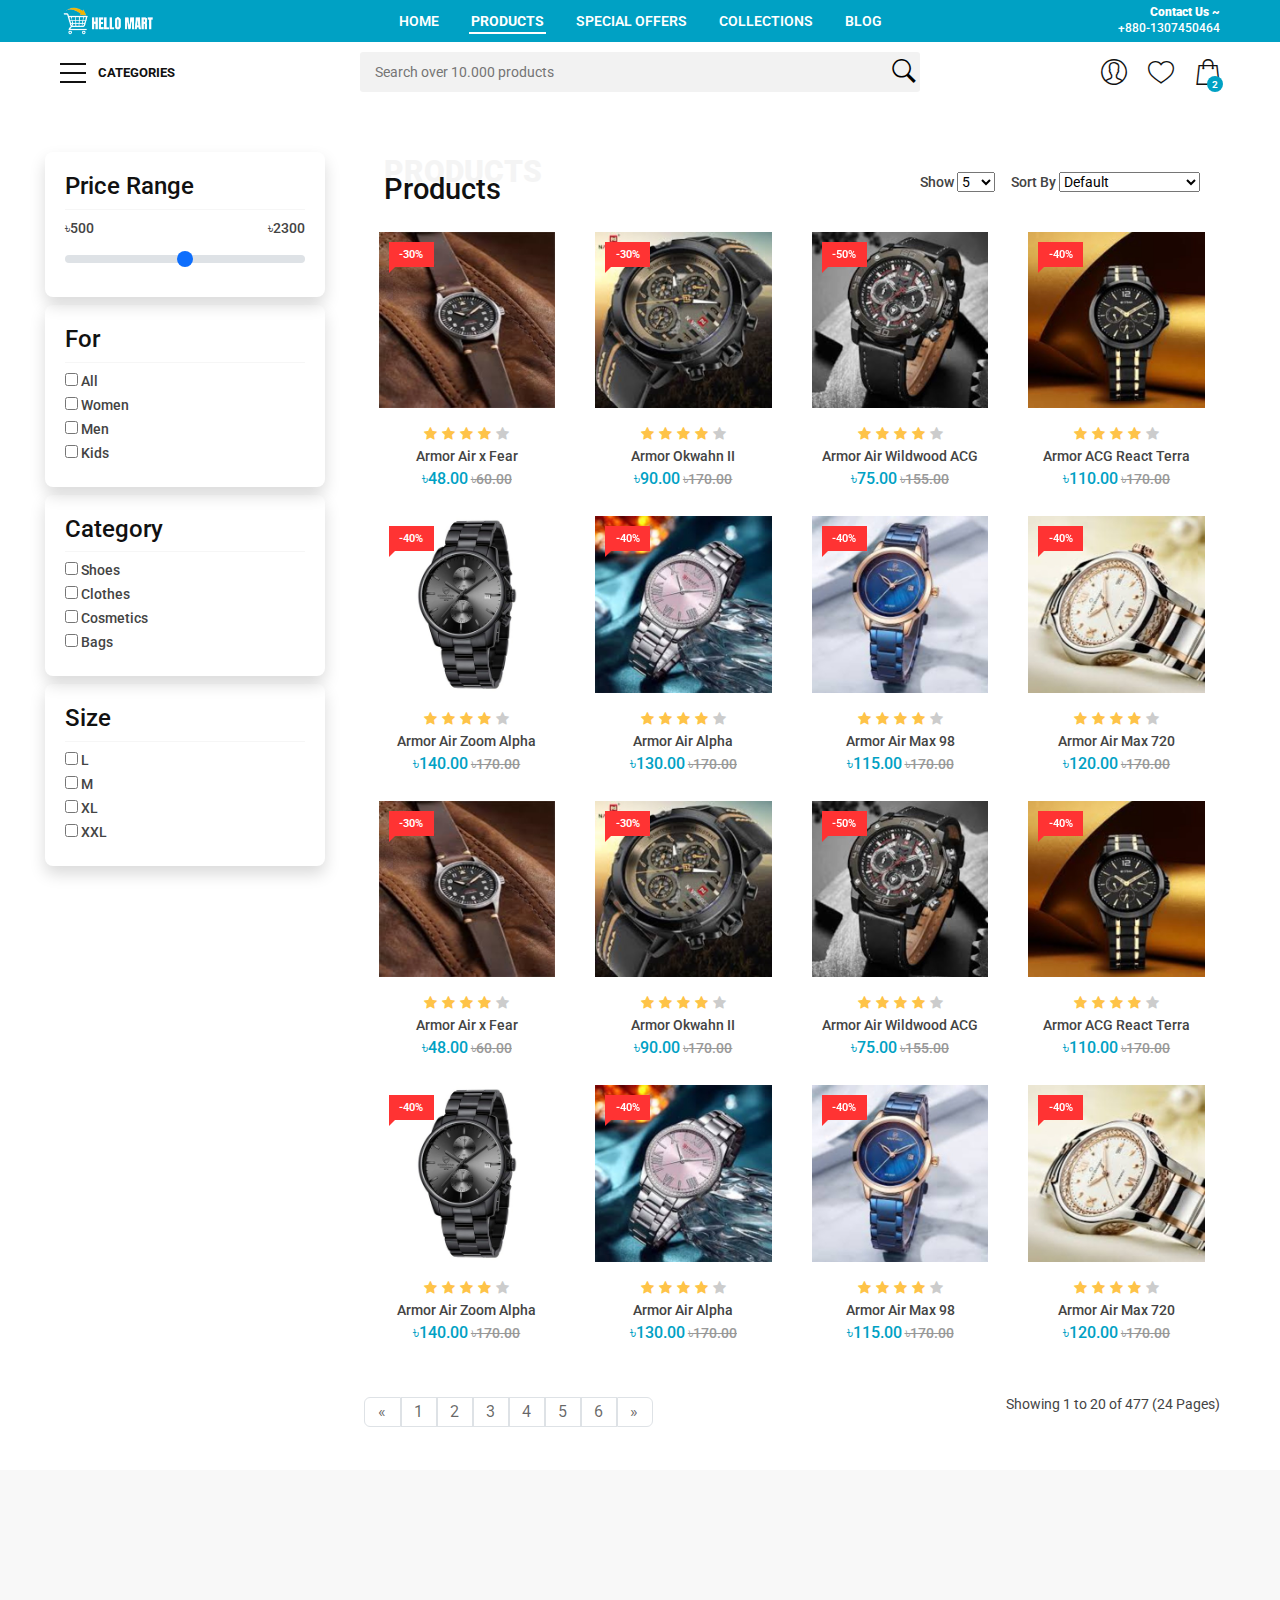
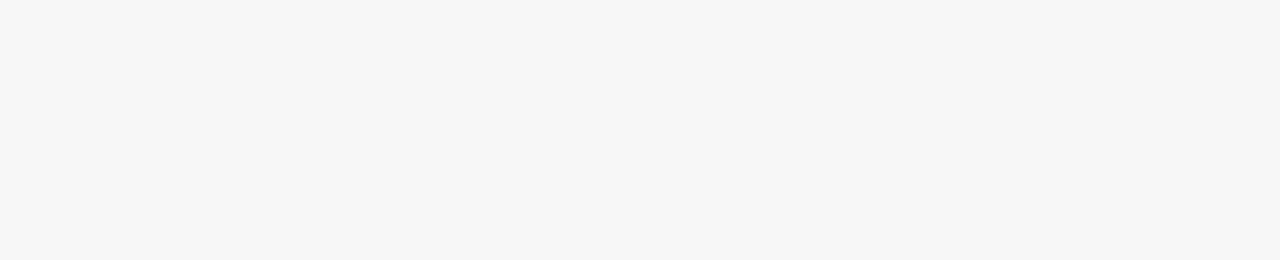
<file: products.html>
<!DOCTYPE html>
<html lang="en">

<head>
    <meta charset="utf-8">
    <meta http-equiv="X-UA-Compatible" content="IE=edge">
    <meta name="viewport" content="width=device-width, initial-scale=1, shrink-to-fit=no">
    <meta name="description" content="Hello Mart Bootstrap eCommerce Template - ThemeForest">
    <meta name="author" content="Hello Mart">
    <title>Hello Mart | Products</title>

    <!-- Favicons-->
    <link rel="shortcut icon" href="img/icon.png" type="image/x-icon">
    <link rel="apple-touch-icon" type="image/x-icon" href="img/apple-touch-icon-57x57-precomposed.png">
    <link rel="apple-touch-icon" type="image/x-icon" sizes="72x72" href="img/apple-touch-icon-72x72-precomposed.png">
    <link rel="apple-touch-icon" type="image/x-icon" sizes="114x114"
        href="img/apple-touch-icon-114x114-precomposed.png">
    <link rel="apple-touch-icon" type="image/x-icon" sizes="144x144"
        href="img/apple-touch-icon-144x144-precomposed.png">

    <!-- GOOGLE WEB FONT -->
    <link rel="dns-prefetch" href="https://fonts.gstatic.com/">
    <link rel="preconnect" href="https://fonts.gstatic.com/" crossorigin="anonymous">
    <link rel="preload" href="https://fonts.googleapis.com/css?family=Roboto:300,400,500,700,900&amp;display=swap"
        as="fetch" crossorigin="anonymous">
    <script>
        !function (e, n, t) { "use strict"; var o = "https://fonts.googleapis.com/css?family=Roboto:300,400,500,700,900&amp;display=swap", r = "__3perf_googleFonts_c2536"; function c(e) { (n.head || n.body).appendChild(e) } function a() { var e = n.createElement("link"); e.href = o, e.rel = "stylesheet", c(e) } function f(e) { if (!n.getElementById(r)) { var t = n.createElement("style"); t.id = r, c(t) } n.getElementById(r).innerHTML = e } e.FontFace && e.FontFace.prototype.hasOwnProperty("display") ? (t[r] && f(t[r]), fetch(o).then(function (e) { return e.text() }).then(function (e) { return e.replace(/@font-face {/g, "@font-face{font-display:swap;") }).then(function (e) { return t[r] = e }).then(f).catch(a)) : a() }(window, document, localStorage);
    </script>

    <!-- PRELOAD LARGE CONTENT -->
    <link rel="preload" as="image" href="img/slides/slide_home_2.jpg">

    <!-- BASE CSS -->
    <link rel="preload" href="css/bootstrap.min.css" as="style">
    <link rel="stylesheet" href="css/bootstrap.min.css">
    <link rel="preload" href="css/style.css" as="style">
    <link rel="stylesheet" href="css/style.css">

    <!-- SPECIFIC CSS -->
    <link rel="preload" href="css/home_1.css" as="style">
    <link rel="stylesheet" href="css/home_1.css">
    <link rel="stylesheet" href="css/products.css">

</head>

<body>
    <div class="page">
    	<header class="version_1">
			<div class="layer"></div><!-- Mobile menu overlay mask -->
			<div class="main_header">
				<div class="container">
					<div class="row small-gutters">
						<div class="col-xl-3 col-lg-3 d-lg-flex align-items-center">
							<div id="logo">
								<a href="index.html"><img src="img/logo.png" alt="" width="100" height="28"></a>
							</div>
						</div>
						<nav class="col-xl-6 col-lg-7">
							<a class="open_close" href="#0">
								<div class="hamburger hamburger--spin">
									<div class="hamburger-box">
										<div class="hamburger-inner"></div>
									</div>
								</div>
							</a>
							<!-- Mobile menu button -->
							<div class="main-menu">
								<div id="header_menu">
									<a href="index-2.html"><img src="img/logo_black.svg" alt="" width="100"
											height="35"></a>
									<a href="#" class="open_close" id="close_in"><i class="ti-close"></i></a>
								</div>
								<ul class="d-lg-flex justify-content-center">
									<!-- <li class="submenu">
									<a href="#0" class="show-submenu">Home</a>
								</li> -->
									<li class="">
										<a href="index.html" class=" menu_item ">Home</a>
									</li>
									<li class="megamenu">
										<a href="products.html" class=" menu_item active_menu">Products</a>
										<!-- <div class="menu-wrapper">
										<div class="row small-gutters">
											<div class="col-lg-3">
												<h3>Listing grid</h3>
												<ul>
													<li><a href="listing-grid-1-full.html">Grid Full Width</a></li>
													<li><a href="listing-grid-2-full.html">Grid Full Width 2</a></li>
													<li><a href="listing-grid-3.html">Grid Boxed</a></li>
													<li><a href="listing-grid-4-sidebar-left.html">Grid Sidebar Left</a></li>
													<li><a href="listing-grid-5-sidebar-right.html">Grid Sidebar Right</a></li>
													<li><a href="listing-grid-6-sidebar-left.html">Grid Sidebar Left 2</a></li>
													<li><a href="listing-grid-7-sidebar-right.html">Grid Sidebar Right 2</a></li>
												</ul>
											</div>
											<div class="col-lg-3">
												<h3>Listing row &amp; Product</h3>
												<ul>
													<li><a href="listing-row-1-sidebar-left.html">Row Sidebar Left</a></li>
													<li><a href="listing-row-2-sidebar-right.html">Row Sidebar Right</a></li>
													<li><a href="listing-row-3-sidebar-left.html">Row Sidebar Left 2</a></li>
													<li><a href="listing-row-4-sidebar-extended.html">Row Sidebar Extended</a></li>
													<li><a href="product-details.html">Product Large Image</a></li>
													<li><a href="product-detail-2.html">Product Carousel</a></li>
													<li><a href="product-detail-3.html">Product Sticky Info</a></li>
												</ul>
											</div>
											<div class="col-lg-3">
												<h3>Other pages</h3>
												<ul>
													<li><a href="cart.html">Cart Page</a></li>
													<li><a href="checkout.html">Check Out Page</a></li>
													<li><a href="confirm.html">Confirm Purchase Page</a></li>
													<li><a href="account.html">Create Account Page</a></li>
													<li><a href="track-order.html">Track Order</a></li>
													<li><a href="help.html">Help Page</a></li>
													<li><a href="help-2.html">Help Page 2</a></li>
													<li><a href="leave-review.html">Leave a Review</a></li>
												</ul>
											</div>
											<div class="col-lg-3 d-xl-block d-lg-block d-md-none d-sm-none d-none">
												<div class="banner_menu">
													<a href="#0">
														<img src="[data-uri]" data-src="img/banner_menu.jpg" width="400" height="550" alt="" class="img-fluid lazy">
													</a>
												</div>
											</div>
										</div>
										
									</div> -->
										<!-- /menu-wrapper -->
									</li>
									<li class="">
										<a href="#0" class="menu_item" >Special Offers</a>
									</li>
									<li class="">
										<a href="#0" class=" menu_item">Collections</a>
									</li>
									<li>
										<a href="blog.html" class="menu_item nav_link">Blog</a>
									</li>
								</ul>
							</div>
							<!--/main-menu -->
						</nav>
						<div class="col-xl-3 col-lg-2 d-lg-flex align-items-center justify-content-end text-end">
							<a class="phone_top" href="tel:+8801307450464"><strong><span>Contact Us
										~</span>+880-1307450464</strong></a>
						</div>
					</div>
					<!-- /row -->
				</div>
			</div>
			<!-- /main_header -->

			<div class="main_nav Sticky">
				<div class="container">
					<div class="row small-gutters">
						<div class="col-xl-3 col-lg-3 col-md-3">
							<nav class="categories">
								<ul class="clearfix">
									<li><span>
											<a href="#">
												<span class="hamburger hamburger--spin">
													<span class="hamburger-box">
														<span class="hamburger-inner"></span>
													</span>
												</span>
												Categories
											</a>
										</span>
										<div id="menu">
											<ul>
												<li><span><a href="#0">Collections</a></span>
													<ul>
														<li><a href="listing-grid-1-full.html">Trending</a></li>
														<li><a href="listing-grid-2-full.html">Life style</a></li>
														<li><a href="listing-grid-3.html">Running</a></li>
														<li><a href="listing-grid-4-sidebar-left.html">Training</a></li>
														<li><a href="listing-grid-5-sidebar-right.html">View all
																Collections</a></li>
													</ul>
												</li>
												<li><span><a href="#">Men</a></span>
													<ul>
														<li><a href="listing-grid-6-sidebar-left.html">Offers</a></li>
														<li><a href="listing-grid-7-sidebar-right.html">Shoes</a></li>
														<li><a href="listing-row-1-sidebar-left.html">Clothing</a></li>
														<li><a href="listing-row-3-sidebar-left.html">Accessories</a>
														</li>
														<li><a href="listing-row-4-sidebar-extended.html">Equipment</a>
														</li>
													</ul>
												</li>
												<li><span><a href="#">Women</a></span>
													<ul>
														<li><a href="listing-grid-1-full.html">Best Sellers</a></li>
														<li><a href="listing-grid-2-full.html">Clothing</a></li>
														<li><a href="listing-grid-3.html">Accessories</a></li>
														<li><a href="listing-grid-4-sidebar-left.html">Shoes</a></li>
													</ul>
												</li>
												<li><span><a href="#">Boys</a></span>
													<ul>
														<li><a href="listing-grid-6-sidebar-left.html">Easy On Shoes</a>
														</li>
														<li><a href="listing-grid-7-sidebar-right.html">Clothing</a>
														</li>
														<li><a href="listing-row-3-sidebar-left.html">Must Have</a></li>
														<li><a href="listing-row-4-sidebar-extended.html">All Boys</a>
														</li>
													</ul>
												</li>
												<li><span><a href="#">Girls</a></span>
													<ul>
														<li><a href="listing-grid-1-full.html">New Releases</a></li>
														<li><a href="listing-grid-2-full.html">Clothing</a></li>
														<li><a href="listing-grid-3.html">Sale</a></li>
														<li><a href="listing-grid-4-sidebar-left.html">Best Sellers</a>
														</li>
													</ul>
												</li>
												<li><span><a href="#">Customize</a></span>
													<ul>
														<li><a href="listing-row-1-sidebar-left.html">For Men</a></li>
														<li><a href="listing-row-2-sidebar-right.html">For Women</a>
														</li>
														<li><a href="listing-row-4-sidebar-extended.html">For Boys</a>
														</li>
														<li><a href="listing-grid-1-full.html">For Girls</a></li>
													</ul>
												</li>
											</ul>
										</div>
									</li>
								</ul>
							</nav>
						</div>
						<div class="col-xl-6 col-lg-7 col-md-6 d-none d-md-block">
							<div class="custom-search-input">
								<input type="text" placeholder="Search over 10.000 products">
								<button type="submit"><i class="header-icon_search_custom"></i></button>
							</div>
						</div>
						<div class="col-xl-3 col-lg-2 col-md-3">
							<ul class="top_tools">
								<li>
									<div class="dropdown dropdown-cart">
										<a href="cart.html" class="cart_bt"><strong>2</strong></a>
										<div class="dropdown-menu">
											<ul>
												<li>
													<a href="product-details.html">
														<figure><img
																src="img/products/product_placeholder_square_small.jpg"
																data-src="img/products/shoes/thumb/1.jpg" alt=""
																width="50" height="50" class="lazy"></figure>
														<strong><span>৳90.00>1x Armor Air x Fear</span>৳90.00</strong>
													</a>
													<a href="#0" class="action"><i class="ti-trash"></i></a>
												</li>
												<li>
													<a href="product-details.html">
														<figure><img
																src="img/products/product_placeholder_square_small.jpg"
																data-src="img/products/shoes/thumb/2.jpg" alt=""
																width="50" height="50" class="lazy"></figure>
														<strong><span>৳110.00>1x Armor Okwahn II</span>৳110.00</strong>
													</a>
													<a href="0.html" class="action"><i class="ti-trash"></i></a>
												</li>
											</ul>
											<div class="total_drop">
												<div class="clearfix"><strong>Total</strong><span>৳200.00</span></div>
												<a href="cart.html" class="btn_1 outline">View Cart</a><a
													href="checkout.html" class="btn_1">Checkout</a>
											</div>
										</div>
									</div>
									<!-- /dropdown-cart-->
								</li>
								<li>
									<a href="wishlist.html" class="wishlist"><span>Wishlist</span></a>
								</li>
								<li>
									<div class="dropdown dropdown-access">
										<a href="login.html" class="access_link"><span>Account</span></a>
										<div class="dropdown-menu">
											<a href="login.html" class="btn_1">Sign In or Sign Up</a>
											<ul>
												<li>
													<a href="track-order.html"><i class="ti-truck"></i>Track your
														Order</a>
												</li>
												<li>
													<a href="account.html"><i class="ti-package"></i>My Orders</a>
												</li>
												<li>
													<a href="account.html"><i class="ti-user"></i>My Profile</a>
												</li>
												<li>
													<a href="help.html"><i class="ti-help-alt"></i>Help and Faq</a>
												</li>
											</ul>
										</div>
									</div>
									<!-- /dropdown-access-->
								</li>
								<li>
									<a href="#0" class="btn_search_mob"><span>Search</span></a>
								</li>
								<li>
									<a href="#menu" class="btn_cat_mob">
										<div class="hamburger hamburger--spin" id="hamburger">
											<div class="hamburger-box">
												<div class="hamburger-inner"></div>
											</div>
										</div>
										Categories
									</a>
								</li>
							</ul>
						</div>
					</div>
					<!-- /row -->
				</div>
				<div class="search_mob_wp">
					<input type="text" class="form-control" placeholder="Search over 10.000 products">
					<input type="submit" class="btn_1 full-width" value="Search">
				</div>
				<!-- /search_mobile -->
			</div>
			<!-- /main_nav -->
		</header>
		<!-- /header -->

    <main class="">
        <div class="container">
            <div class="row g-4">
                <div class="col-sm-6 col-md-3">
                    <!-- price range -->
                    <div class="mini-section shadow">
                        <h4 class="mini-title">Price Range</h4>
                        <hr class="my-2">
                        <div class="d-flex justify-content-between">
                            <label for="customRange1" class="form-label">৳500</label>
                            <label for="customRange1" class="form-label">৳2300</label>
                        </div>
                        <input type="range" class="form-range" id="customRange1">
                    </div>
                    <div class="mini-section shadow my-2">
                        <h4 class="mini-title">For</h4>
                        <hr class="my-2">
                        <div class="">
                            <input class="fs-5" type="checkbox" name="all" id="all">
                            <label for="all">All</label> <br>
                            <input class="fs-5" type="checkbox" name="women" id="women">
                            <label for="women">Women</label> <br>
                            <input type="checkbox" name="men" id="men">
                            <label for="men">Men</label><br>
                            <input type="checkbox" name="kids" id="kids">
                            <label for="kids">Kids</label> <br>
                        </div>
                    </div>
                    <div class="mini-section shadow my-2">
                        <h4 class="mini-title">Category</h4>
                        <hr class="my-2">
                        <div class="">
                            <input class="fs-5" type="checkbox" name="shoes" id="shoes">
                            <label for="shoes">Shoes</label> <br>
                            <input class="fs-5" type="checkbox" name="clothes" id="clothes">
                            <label for="clothes">Clothes</label> <br>
                            <input type="checkbox" name="cosmetics" id="cosmetics">
                            <label for="cosmetics">Cosmetics</label><br>
                            <input type="checkbox" name="bags" id="bags">
                            <label for="bags">Bags</label> <br>
                        </div>
                    </div>
                    <div class="mini-section shadow my-2">
                        <h4 class="mini-title">Size</h4>
                        <hr class="my-2">
                        <div class="">
                            <input type="checkbox" name="l" id="l">
                            <label for="m">L</label> <br>
                            <input type="checkbox" name="m" id="m">
                            <label for="m">M</label> <br>
                            <input type="checkbox" name="xl" id="xl">
                            <label for="xl">XL</label><br>
                            <input type="checkbox" name="xxl" id="xxl">
                            <label for="xxl">XXL</label> <br>
                        </div>
                    </div>
                </div>
                <div class="col-6 col-md-9">
                    <!-- products -->
                    <div class="container margin_60_35">
                        <div class="title-bar">
                            <div class="main_title">
                                <h2>Products</h2>
                                <span>Products</span>
                            </div>
                            <div class="d-flex gap-3">
                                <div>
                                    <label for="pages">Show</label>
                                    <select name="pages" id="pages">
                                        <option value="5">5</option>
                                        <option value="10">10</option>
                                        <option value="15">15</option>
                                        <option value="20">20</option>
                                    </select>
                                </div>
                                <div>
                                    <label for="pages">Sort By</label>
                                    <select name="sort" id="sort">
                                        <option value="default">Default</option>
                                        <option value="10">Price ( Low > High )</option>
                                        <option value="15">Price ( High > Low )</option>
                                    </select>
                                </div>
                            </div>
                        </div>
                        <div class="row small-gutters">
                            <div class="col-6 col-md-4 col-xl-3">
                                <div class="grid_item card_images">
                                    <figure>
                                        <span class="ribbon off">-30%</span>
                                        <a href="product-detail-1.html">
                                            <img class="img-fluid lazy card_image"
                                                src="img/products/Watches/1.jpg"
                                                data-src="img/products/Watches/1.jpg" alt="">
                                        </a>
    
                                    </figure>
                                    <div class="rating"><i class="icon-star voted"></i><i class="icon-star voted"></i><i
                                            class="icon-star voted"></i><i class="icon-star voted"></i><i
                                            class="icon-star"></i>
                                    </div>
                                    <a href="product-detail-1.html">
                                        <h3>Armor Air x Fear</h3>
                                    </a>
                                    <div class="price_box">
                                        <span class="new_price">৳48.00</span>
                                        <span class="old_price">৳60.00</span>
                                    </div>
                                    <ul>
                                        <li><a href="#0" class="tooltip-1" data-bs-toggle="tooltip" data-bs-placement="left"
                                                title="Add to favorites"><i class="ti-heart"></i><span>Add to
                                                    favorites</span></a></li>
                                        <!-- <li><a href="#0" class="tooltip-1" data-bs-toggle="tooltip" data-bs-placement="left"
                                                title="Add to compare"><i class="ti-control-shuffle"></i><span>Add to
                                                    compare</span></a></li> -->
                                        <li><a href="#0" class="tooltip-1" data-bs-toggle="tooltip" data-bs-placement="left"
                                                title="Add to cart"><i class="ti-shopping-cart"></i><span>Add to
                                                    cart</span></a>
                                        </li>
                                    </ul>
                                </div>
                                <!-- /grid_item -->
                            </div>
                            <!-- /col -->
                            <div class="col-6 col-md-4 col-xl-3">
                                <div class="grid_item card_images">
                                    <span class="ribbon off">-30%</span>
                                    <figure>
                                        <a href="product-detail-1.html">
                                            <img class="img-fluid lazy card_image"
                                                src="img/products/Watches/2.jpg"
                                                data-src="img/products/Watches/2.jpg" alt="">
                                        </a>
    
                                    </figure>
                                    <div class="rating"><i class="icon-star voted"></i><i class="icon-star voted"></i><i
                                            class="icon-star voted"></i><i class="icon-star voted"></i><i
                                            class="icon-star"></i>
                                    </div>
                                    <a href="product-detail-1.html">
                                        <h3>Armor Okwahn II</h3>
                                    </a>
                                    <div class="price_box">
                                        <span class="new_price">৳90.00</span>
                                        <span class="old_price">৳170.00</span>
                                    </div>
                                    <ul>
                                        <li><a href="#0" class="tooltip-1" data-bs-toggle="tooltip" data-bs-placement="left"
                                                title="Add to favorites"><i class="ti-heart"></i><span>Add to
                                                    favorites</span></a></li>
                                        <!-- <li><a href="#0" class="tooltip-1" data-bs-toggle="tooltip" data-bs-placement="left"
                                                title="Add to compare"><i class="ti-control-shuffle"></i><span>Add to
                                                    compare</span></a></li> -->
                                        <li><a href="#0" class="tooltip-1" data-bs-toggle="tooltip" data-bs-placement="left"
                                                title="Add to cart"><i class="ti-shopping-cart"></i><span>Add to
                                                    cart</span></a>
                                        </li>
                                    </ul>
                                </div>
                                <!-- /grid_item -->
                            </div>
                            <!-- /col -->
                            <div class="col-6 col-md-4 col-xl-3">
                                <div class="grid_item card_images">
                                    <span class="ribbon off">-50%</span>
                                    <figure>
                                        <a href="product-detail-1.html">
                                            <img class="img-fluid lazy card_image"
                                                src="img/products/Watches/3.jpg"
                                                data-src="img/products/Watches/3.jpg" alt="">
                                        </a>
    
                                    </figure>
                                    <div class="rating"><i class="icon-star voted"></i><i class="icon-star voted"></i><i
                                            class="icon-star voted"></i><i class="icon-star voted"></i><i
                                            class="icon-star"></i>
                                    </div>
                                    <a href="product-detail-1.html">
                                        <h3>Armor Air Wildwood ACG</h3>
                                    </a>
                                    <div class="price_box">
                                        <span class="new_price">৳75.00</span>
                                        <span class="old_price">৳155.00</span>
                                    </div>
                                    <ul>
                                        <li><a href="#0" class="tooltip-1" data-bs-toggle="tooltip" data-bs-placement="left"
                                                title="Add to favorites"><i class="ti-heart"></i><span>Add to
                                                    favorites</span></a></li>
                                        <!-- <li><a href="#0" class="tooltip-1" data-bs-toggle="tooltip" data-bs-placement="left"
                                                title="Add to compare"><i class="ti-control-shuffle"></i><span>Add to
                                                    compare</span></a></li> -->
                                        <li><a href="#0" class="tooltip-1" data-bs-toggle="tooltip" data-bs-placement="left"
                                                title="Add to cart"><i class="ti-shopping-cart"></i><span>Add to
                                                    cart</span></a>
                                        </li>
                                    </ul>
                                </div>
                                <!-- /grid_item -->
                            </div>
                            <!-- /col -->
                            <div class="col-6 col-md-4 col-xl-3">
                                <div class="grid_item card_images">
                                    <span class="ribbon off">-40%</span>
                                    <figure>
                                        <a href="product-detail-1.html">
                                            <img class="img-fluid lazy card_image"
                                                src="img/products/Watches/4.jpg"
                                                data-src="img/products/Watches/4.jpg" alt="">
                                        </a>
    
                                    </figure>
                                    <div class="rating"><i class="icon-star voted"></i><i class="icon-star voted"></i><i
                                            class="icon-star voted"></i><i class="icon-star voted"></i><i
                                            class="icon-star"></i>
                                    </div>
                                    <a href="product-detail-1.html">
                                        <h3>Armor ACG React Terra</h3>
                                    </a>
                                    <div class="price_box">
                                        <span class="new_price">৳110.00</span>
                                        <span class="old_price">৳170.00</span>
                                    </div>
                                    <ul>
                                        <li><a href="#0" class="tooltip-1" data-bs-toggle="tooltip" data-bs-placement="left"
                                                title="Add to favorites"><i class="ti-heart"></i><span>Add to
                                                    favorites</span></a></li>
                                        <!-- <li><a href="#0" class="tooltip-1" data-bs-toggle="tooltip" data-bs-placement="left"
                                                title="Add to compare"><i class="ti-control-shuffle"></i><span>Add to
                                                    compare</span></a></li> -->
                                        <li><a href="#0" class="tooltip-1" data-bs-toggle="tooltip" data-bs-placement="left"
                                                title="Add to cart"><i class="ti-shopping-cart"></i><span>Add to
                                                    cart</span></a>
                                        </li>
                                    </ul>
                                </div>
                                <!-- /grid_item -->
                            </div>
                            <!-- /col -->
                            <div class="col-6 col-md-4 col-xl-3">
                                <div class="grid_item card_images">
                                    <span class="ribbon off">-40%</span>
                                    <figure>
                                        <a href="product-detail-1.html">
                                            <img class="img-fluid lazy card_image"
                                                src="img/products/Watches/5.jpg"
                                                data-src="img/products/Watches/5.jpg" alt="">
                                        </a>
    
                                    </figure>
                                    <div class="rating"><i class="icon-star voted"></i><i class="icon-star voted"></i><i
                                            class="icon-star voted"></i><i class="icon-star voted"></i><i
                                            class="icon-star"></i>
                                    </div>
                                    <a href="product-detail-1.html">
                                        <h3>Armor Air Zoom Alpha</h3>
                                    </a>
                                    <div class="price_box">
                                        <span class="new_price">৳140.00</span>
                                        <span class="old_price">৳170.00</span>
                                    </div>
                                    <ul>
                                        <li><a href="#0" class="tooltip-1" data-bs-toggle="tooltip" data-bs-placement="left"
                                                title="Add to favorites"><i class="ti-heart"></i><span>Add to
                                                    favorites</span></a></li>
                                        <!-- <li><a href="#0" class="tooltip-1" data-bs-toggle="tooltip" data-bs-placement="left"
                                                title="Add to compare"><i class="ti-control-shuffle"></i><span>Add to
                                                    compare</span></a></li> -->
                                        <li><a href="#0" class="tooltip-1" data-bs-toggle="tooltip" data-bs-placement="left"
                                                title="Add to cart"><i class="ti-shopping-cart"></i><span>Add to
                                                    cart</span></a>
                                        </li>
                                    </ul>
                                </div>
                                <!-- /grid_item -->
                            </div>
                            <!-- /col -->
                            <div class="col-6 col-md-4 col-xl-3">
                                <div class="grid_item card_images">
                                    <span class="ribbon off">-40%</span>
                                    <figure>
                                        <a href="product-detail-1.html">
                                            <img class="img-fluid lazy card_image"
                                                src="img/products/Watches/6.jpg"
                                                data-src="img/products/Watches/6.jpg" alt="">
                                        </a>
    
                                    </figure>
                                    <div class="rating"><i class="icon-star voted"></i><i class="icon-star voted"></i><i
                                            class="icon-star voted"></i><i class="icon-star voted"></i><i
                                            class="icon-star"></i>
                                    </div>
                                    <a href="product-detail-1.html">
                                        <h3>Armor Air Alpha</h3>
                                    </a>
                                    <div class="price_box">
                                        <span class="new_price">৳130.00</span>
                                        <span class="old_price">৳170.00</span>
                                    </div>
                                    <ul>
                                        <li><a href="#0" class="tooltip-1" data-bs-toggle="tooltip" data-bs-placement="left"
                                                title="Add to favorites"><i class="ti-heart"></i><span>Add to
                                                    favorites</span></a></li>
                                        <!-- <li><a href="#0" class="tooltip-1" data-bs-toggle="tooltip" data-bs-placement="left"
                                                title="Add to compare"><i class="ti-control-shuffle"></i><span>Add to
                                                    compare</span></a></li> -->
                                        <li><a href="#0" class="tooltip-1" data-bs-toggle="tooltip" data-bs-placement="left"
                                                title="Add to cart"><i class="ti-shopping-cart"></i><span>Add to
                                                    cart</span></a>
                                        </li>
                                    </ul>
                                </div>
                                <!-- /grid_item -->
                            </div>
                            <!-- /col -->
                            <div class="col-6 col-md-4 col-xl-3">
                                <div class="grid_item card_images">
                                    <span class="ribbon off">-40%</span>
                                    <figure>
                                        <a href="product-detail-1.html">
                                            <img class="img-fluid lazy card_image"
                                                src="img/products/Watches/7.jpg"
                                                data-src="img/products/Watches/7.jpg" alt="">
                                        </a>
    
                                    </figure>
                                    <div class="rating"><i class="icon-star voted"></i><i class="icon-star voted"></i><i
                                            class="icon-star voted"></i><i class="icon-star voted"></i><i
                                            class="icon-star"></i>
                                    </div>
                                    <a href="product-detail-1.html">
                                        <h3>Armor Air Max 98</h3>
                                    </a>
                                    <div class="price_box">
                                        <span class="new_price">৳115.00</span>
                                        <span class="old_price">৳170.00</span>
                                    </div>
                                    <ul>
                                        <li><a href="#0" class="tooltip-1" data-bs-toggle="tooltip" data-bs-placement="left"
                                                title="Add to favorites"><i class="ti-heart"></i><span>Add to
                                                    favorites</span></a></li>
                                        <!-- <li><a href="#0" class="tooltip-1" data-bs-toggle="tooltip" data-bs-placement="left"
                                                title="Add to compare"><i class="ti-control-shuffle"></i><span>Add to
                                                    compare</span></a></li> -->
                                        <li><a href="#0" class="tooltip-1" data-bs-toggle="tooltip" data-bs-placement="left"
                                                title="Add to cart"><i class="ti-shopping-cart"></i><span>Add to
                                                    cart</span></a>
                                        </li>
                                    </ul>
                                </div>
                                <!-- /grid_item -->
                            </div>
                            <!-- /col -->
                            <div class="col-6 col-md-4 col-xl-3">
                                <div class="grid_item card_images">
                                    <span class="ribbon off">-40%</span>
                                    <figure>
                                        <a href="product-detail-1.html">
                                            <img class="img-fluid lazy card_image"
                                                src="img/products/Watches/8.jpg"
                                                data-src="img/products/Watches/8.jpg" alt="">
                                        </a>
    
                                    </figure>
                                    <div class="rating"><i class="icon-star voted"></i><i class="icon-star voted"></i><i
                                            class="icon-star voted"></i><i class="icon-star voted"></i><i
                                            class="icon-star"></i>
                                    </div>
                                    <a href="product-detail-1.html">
                                        <h3>Armor Air Max 720</h3>
                                    </a>
                                    <div class="price_box">
                                        <span class="new_price">৳120.00</span>
                                        <span class="old_price">৳170.00</span>
                                    </div>
                                    <ul>
                                        <li><a href="#0" class="tooltip-1" data-bs-toggle="tooltip" data-bs-placement="left"
                                                title="Add to favorites"><i class="ti-heart"></i><span>Add to
                                                    favorites</span></a></li>
                                        <!-- <li><a href="#0" class="tooltip-1" data-bs-toggle="tooltip" data-bs-placement="left"
                                                title="Add to compare"><i class="ti-control-shuffle"></i><span>Add to
                                                    compare</span></a></li> -->
                                        <li><a href="#0" class="tooltip-1" data-bs-toggle="tooltip" data-bs-placement="left"
                                                title="Add to cart"><i class="ti-shopping-cart"></i><span>Add to
                                                    cart</span></a>
                                        </li>
                                    </ul>
                                </div>
                                <!-- /grid_item -->
                            </div>
                            <div class="col-6 col-md-4 col-xl-3">
                                <div class="grid_item card_images">
                                    <figure>
                                        <span class="ribbon off">-30%</span>
                                        <a href="product-detail-1.html">
                                            <img class="img-fluid lazy card_image"
                                                src="img/products/Watches/1.jpg"
                                                data-src="img/products/Watches/1.jpg" alt="">
                                        </a>
    
                                    </figure>
                                    <div class="rating"><i class="icon-star voted"></i><i class="icon-star voted"></i><i
                                            class="icon-star voted"></i><i class="icon-star voted"></i><i
                                            class="icon-star"></i>
                                    </div>
                                    <a href="product-detail-1.html">
                                        <h3>Armor Air x Fear</h3>
                                    </a>
                                    <div class="price_box">
                                        <span class="new_price">৳48.00</span>
                                        <span class="old_price">৳60.00</span>
                                    </div>
                                    <ul>
                                        <li><a href="#0" class="tooltip-1" data-bs-toggle="tooltip" data-bs-placement="left"
                                                title="Add to favorites"><i class="ti-heart"></i><span>Add to
                                                    favorites</span></a></li>
                                        <!-- <li><a href="#0" class="tooltip-1" data-bs-toggle="tooltip" data-bs-placement="left"
                                                title="Add to compare"><i class="ti-control-shuffle"></i><span>Add to
                                                    compare</span></a></li> -->
                                        <li><a href="#0" class="tooltip-1" data-bs-toggle="tooltip" data-bs-placement="left"
                                                title="Add to cart"><i class="ti-shopping-cart"></i><span>Add to
                                                    cart</span></a>
                                        </li>
                                    </ul>
                                </div>
                                <!-- /grid_item -->
                            </div>
                            <!-- /col -->
                            <div class="col-6 col-md-4 col-xl-3">
                                <div class="grid_item card_images">
                                    <span class="ribbon off">-30%</span>
                                    <figure>
                                        <a href="product-detail-1.html">
                                            <img class="img-fluid lazy card_image"
                                                src="img/products/Watches/2.jpg"
                                                data-src="img/products/Watches/2.jpg" alt="">
                                        </a>
    
                                    </figure>
                                    <div class="rating"><i class="icon-star voted"></i><i class="icon-star voted"></i><i
                                            class="icon-star voted"></i><i class="icon-star voted"></i><i
                                            class="icon-star"></i>
                                    </div>
                                    <a href="product-detail-1.html">
                                        <h3>Armor Okwahn II</h3>
                                    </a>
                                    <div class="price_box">
                                        <span class="new_price">৳90.00</span>
                                        <span class="old_price">৳170.00</span>
                                    </div>
                                    <ul>
                                        <li><a href="#0" class="tooltip-1" data-bs-toggle="tooltip" data-bs-placement="left"
                                                title="Add to favorites"><i class="ti-heart"></i><span>Add to
                                                    favorites</span></a></li>
                                        <!-- <li><a href="#0" class="tooltip-1" data-bs-toggle="tooltip" data-bs-placement="left"
                                                title="Add to compare"><i class="ti-control-shuffle"></i><span>Add to
                                                    compare</span></a></li> -->
                                        <li><a href="#0" class="tooltip-1" data-bs-toggle="tooltip" data-bs-placement="left"
                                                title="Add to cart"><i class="ti-shopping-cart"></i><span>Add to
                                                    cart</span></a>
                                        </li>
                                    </ul>
                                </div>
                                <!-- /grid_item -->
                            </div>
                            <!-- /col -->
                            <div class="col-6 col-md-4 col-xl-3">
                                <div class="grid_item card_images">
                                    <span class="ribbon off">-50%</span>
                                    <figure>
                                        <a href="product-detail-1.html">
                                            <img class="img-fluid lazy card_image"
                                                src="./img/products/Watches/3.jpg"
                                                data-src="./img/products/Watches/3.jpg" alt="">
                                        </a>
    
                                    </figure>
                                    <div class="rating"><i class="icon-star voted"></i><i class="icon-star voted"></i><i
                                            class="icon-star voted"></i><i class="icon-star voted"></i><i
                                            class="icon-star"></i>
                                    </div>
                                    <a href="product-detail-1.html">
                                        <h3>Armor Air Wildwood ACG</h3>
                                    </a>
                                    <div class="price_box">
                                        <span class="new_price">৳75.00</span>
                                        <span class="old_price">৳155.00</span>
                                    </div>
                                    <ul>
                                        <li><a href="#0" class="tooltip-1" data-bs-toggle="tooltip" data-bs-placement="left"
                                                title="Add to favorites"><i class="ti-heart"></i><span>Add to
                                                    favorites</span></a></li>
                                        <!-- <li><a href="#0" class="tooltip-1" data-bs-toggle="tooltip" data-bs-placement="left"
                                                title="Add to compare"><i class="ti-control-shuffle"></i><span>Add to
                                                    compare</span></a></li> -->
                                        <li><a href="#0" class="tooltip-1" data-bs-toggle="tooltip" data-bs-placement="left"
                                                title="Add to cart"><i class="ti-shopping-cart"></i><span>Add to
                                                    cart</span></a>
                                        </li>
                                    </ul>
                                </div>
                                <!-- /grid_item -->
                            </div>
                            <!-- /col -->
                            <div class="col-6 col-md-4 col-xl-3">
                                <div class="grid_item card_images">
                                    <span class="ribbon off">-40%</span>
                                    <figure>
                                        <a href="product-detail-1.html">
                                            <img class="img-fluid lazy card_image"
                                                src="img/products/Watches/4.jpg"
                                                data-src="img/products/Watches/4.jpg" alt="">
                                        </a>
    
                                    </figure>
                                    <div class="rating"><i class="icon-star voted"></i><i class="icon-star voted"></i><i
                                            class="icon-star voted"></i><i class="icon-star voted"></i><i
                                            class="icon-star"></i>
                                    </div>
                                    <a href="product-detail-1.html">
                                        <h3>Armor ACG React Terra</h3>
                                    </a>
                                    <div class="price_box">
                                        <span class="new_price">৳110.00</span>
                                        <span class="old_price">৳170.00</span>
                                    </div>
                                    <ul>
                                        <li><a href="#0" class="tooltip-1" data-bs-toggle="tooltip" data-bs-placement="left"
                                                title="Add to favorites"><i class="ti-heart"></i><span>Add to
                                                    favorites</span></a></li>
                                        <!-- <li><a href="#0" class="tooltip-1" data-bs-toggle="tooltip" data-bs-placement="left"
                                                title="Add to compare"><i class="ti-control-shuffle"></i><span>Add to
                                                    compare</span></a></li> -->
                                        <li><a href="#0" class="tooltip-1" data-bs-toggle="tooltip" data-bs-placement="left"
                                                title="Add to cart"><i class="ti-shopping-cart"></i><span>Add to
                                                    cart</span></a>
                                        </li>
                                    </ul>
                                </div>
                                <!-- /grid_item -->
                            </div>
                            <!-- /col -->
                            <div class="col-6 col-md-4 col-xl-3">
                                <div class="grid_item card_images">
                                    <span class="ribbon off">-40%</span>
                                    <figure>
                                        <a href="product-detail-1.html">
                                            <img class="img-fluid lazy card_image"
                                                src="img/products/Watches/5.jpg"
                                                data-src="img/products/Watches/5.jpg" alt="">
                                        </a>
    
                                    </figure>
                                    <div class="rating"><i class="icon-star voted"></i><i class="icon-star voted"></i><i
                                            class="icon-star voted"></i><i class="icon-star voted"></i><i
                                            class="icon-star"></i>
                                    </div>
                                    <a href="product-detail-1.html">
                                        <h3>Armor Air Zoom Alpha</h3>
                                    </a>
                                    <div class="price_box">
                                        <span class="new_price">৳140.00</span>
                                        <span class="old_price">৳170.00</span>
                                    </div>
                                    <ul>
                                        <li><a href="#0" class="tooltip-1" data-bs-toggle="tooltip" data-bs-placement="left"
                                                title="Add to favorites"><i class="ti-heart"></i><span>Add to
                                                    favorites</span></a></li>
                                        <!-- <li><a href="#0" class="tooltip-1" data-bs-toggle="tooltip" data-bs-placement="left"
                                                title="Add to compare"><i class="ti-control-shuffle"></i><span>Add to
                                                    compare</span></a></li> -->
                                        <li><a href="#0" class="tooltip-1" data-bs-toggle="tooltip" data-bs-placement="left"
                                                title="Add to cart"><i class="ti-shopping-cart"></i><span>Add to
                                                    cart</span></a>
                                        </li>
                                    </ul>
                                </div>
                                <!-- /grid_item -->
                            </div>
                            <!-- /col -->
                            <div class="col-6 col-md-4 col-xl-3">
                                <div class="grid_item card_images">
                                    <span class="ribbon off">-40%</span>
                                    <figure>
                                        <a href="product-detail-1.html">
                                            <img class="img-fluid lazy card_image"
                                                src="img/products/Watches/6.jpg"
                                                data-src="img/products/Watches/6.jpg" alt="">
                                        </a>
    
                                    </figure>
                                    <div class="rating"><i class="icon-star voted"></i><i class="icon-star voted"></i><i
                                            class="icon-star voted"></i><i class="icon-star voted"></i><i
                                            class="icon-star"></i>
                                    </div>
                                    <a href="product-detail-1.html">
                                        <h3>Armor Air Alpha</h3>
                                    </a>
                                    <div class="price_box">
                                        <span class="new_price">৳130.00</span>
                                        <span class="old_price">৳170.00</span>
                                    </div>
                                    <ul>
                                        <li><a href="#0" class="tooltip-1" data-bs-toggle="tooltip" data-bs-placement="left"
                                                title="Add to favorites"><i class="ti-heart"></i><span>Add to
                                                    favorites</span></a></li>
                                        <!-- <li><a href="#0" class="tooltip-1" data-bs-toggle="tooltip" data-bs-placement="left"
                                                title="Add to compare"><i class="ti-control-shuffle"></i><span>Add to
                                                    compare</span></a></li> -->
                                        <li><a href="#0" class="tooltip-1" data-bs-toggle="tooltip" data-bs-placement="left"
                                                title="Add to cart"><i class="ti-shopping-cart"></i><span>Add to
                                                    cart</span></a>
                                        </li>
                                    </ul>
                                </div>
                                <!-- /grid_item -->
                            </div>
                            <!-- /col -->
                            <div class="col-6 col-md-4 col-xl-3">
                                <div class="grid_item card_images">
                                    <span class="ribbon off">-40%</span>
                                    <figure>
                                        <a href="product-detail-1.html">
                                            <img class="img-fluid lazy card_image"
                                                src="img/products/Watches/7.jpg"
                                                data-src="img/products/Watches/7.jpg" alt="">
                                        </a>
    
                                    </figure>
                                    <div class="rating"><i class="icon-star voted"></i><i class="icon-star voted"></i><i
                                            class="icon-star voted"></i><i class="icon-star voted"></i><i
                                            class="icon-star"></i>
                                    </div>
                                    <a href="product-detail-1.html">
                                        <h3>Armor Air Max 98</h3>
                                    </a>
                                    <div class="price_box">
                                        <span class="new_price">৳115.00</span>
                                        <span class="old_price">৳170.00</span>
                                    </div>
                                    <ul>
                                        <li><a href="#0" class="tooltip-1" data-bs-toggle="tooltip" data-bs-placement="left"
                                                title="Add to favorites"><i class="ti-heart"></i><span>Add to
                                                    favorites</span></a></li>
                                        <!-- <li><a href="#0" class="tooltip-1" data-bs-toggle="tooltip" data-bs-placement="left"
                                                title="Add to compare"><i class="ti-control-shuffle"></i><span>Add to
                                                    compare</span></a></li> -->
                                        <li><a href="#0" class="tooltip-1" data-bs-toggle="tooltip" data-bs-placement="left"
                                                title="Add to cart"><i class="ti-shopping-cart"></i><span>Add to
                                                    cart</span></a>
                                        </li>
                                    </ul>
                                </div>
                                <!-- /grid_item -->
                            </div>
                            <!-- /col -->
                            <div class="col-6 col-md-4 col-xl-3">
                                <div class="grid_item card_images">
                                    <span class="ribbon off">-40%</span>
                                    <figure>
                                        <a href="product-detail-1.html">
                                            <img class="img-fluid lazy card_image"
                                                src="img/products/Watches/8.jpg"
                                                data-src="img/products/Watches/8.jpg" alt="">
                                        </a>
    
                                    </figure>
                                    <div class="rating"><i class="icon-star voted"></i><i class="icon-star voted"></i><i
                                            class="icon-star voted"></i><i class="icon-star voted"></i><i
                                            class="icon-star"></i>
                                    </div>
                                    <a href="product-detail-1.html">
                                        <h3>Armor Air Max 720</h3>
                                    </a>
                                    <div class="price_box">
                                        <span class="new_price">৳120.00</span>
                                        <span class="old_price">৳170.00</span>
                                    </div>
                                    <ul>
                                        <li><a href="#0" class="tooltip-1" data-bs-toggle="tooltip" data-bs-placement="left"
                                                title="Add to favorites"><i class="ti-heart"></i><span>Add to
                                                    favorites</span></a></li>
                                        <!-- <li><a href="#0" class="tooltip-1" data-bs-toggle="tooltip" data-bs-placement="left"
                                                title="Add to compare"><i class="ti-control-shuffle"></i><span>Add to
                                                    compare</span></a></li> -->
                                        <li><a href="#0" class="tooltip-1" data-bs-toggle="tooltip" data-bs-placement="left"
                                                title="Add to cart"><i class="ti-shopping-cart"></i><span>Add to
                                                    cart</span></a>
                                        </li>
                                    </ul>
                                </div>
                                <!-- /grid_item -->
                            </div>
                            <!-- /col -->
                        </div>
                        <!-- /row -->
                        <div class="d-flex justify-content-between align-items-center mt-4">
                            <nav aria-label="Page navigation example">
                                <ul class="pagination">
                                  <li class="page-item text-center border rounded-start">
                                    <a class="page-link" href="#" aria-label="Previous">
                                      <span aria-hidden="true">&laquo;</span>
                                    </a>
                                  </li>
                                  <li class="page-item text-center border fs-1"><a class="page-link" href="#">1</a></li>
                                  <li class="page-item text-center border"><a class="page-link" href="#">2</a></li>
                                  <li class="page-item text-center border"><a class="page-link" href="#">3</a></li>
                                  <li class="page-item text-center border"><a class="page-link" href="#">4</a></li>
                                  <li class="page-item text-center border"><a class="page-link" href="#">5</a></li>
                                  <li class="page-item text-center border"><a class="page-link" href="#">6</a></li>
                                  <li class="page-item text-center border rounded-end">
                                    <a class="page-link" href="#" aria-label="Next">
                                      <span aria-hidden="true">&raquo;</span>
                                    </a>
                                  </li>
                                </ul>
                              </nav>
                              <div>
                                <p>Showing <span>1</span> to <span>20</span> of <span>477</span> (<span>24</span> Pages)</p>
                              </div>
                        </div>
                    </div>
                </div>
            </div>
        </div>
    </main>

    <footer class="revealed">
        <div class="container">
            <div class="row">
                <div class="col-lg-3 col-md-6">
                    <h3 data-bs-target="#collapse_1">Quick Links</h3>
                    <div class="collapse dont-collapse-sm links" id="collapse_1">
                        <ul>
                            <li><a href="about.html">About us</a></li>
                            <li><a href="help.html">Faq</a></li>
                            <li><a href="help.html">Help</a></li>
                            <li><a href="account.html">My account</a></li>
                            <li><a href="blog.html">Blog</a></li>
                            <li><a href="contacts.html">Contacts</a></li>
                        </ul>
                    </div>
                </div>
                <div class="col-lg-3 col-md-6">
                    <h3 data-bs-target="#collapse_2">Categories</h3>
                    <div class="collapse dont-collapse-sm links" id="collapse_2">
                        <ul>
                            <li><a href="listing-grid-1-full.html">Clothes</a></li>
                            <li><a href="listing-grid-2-full.html">Electronics</a></li>
                            <li><a href="listing-grid-1-full.html">Furniture</a></li>
                            <li><a href="listing-grid-3.html">Glasses</a></li>
                            <li><a href="listing-grid-1-full.html">Shoes</a></li>
                            <li><a href="listing-grid-1-full.html">Watches</a></li>
                        </ul>
                    </div>
                </div>
                <div class="col-lg-3 col-md-6">
                    <h3 data-bs-target="#collapse_3">Contacts</h3>
                    <div class="collapse dont-collapse-sm contacts" id="collapse_3">
                        <ul>
                            <li><i class="ti-home"></i>Dhamrai,Dhaka 1350</li>
                            <li><i class="ti-headphone-alt"></i>+8801307-450464</li>
                            <li><i class="ti-email"></i><a href="#0">hellocoders.info@gmail.com</a></li>
                        </ul>
                    </div>
                </div>
                <div class="col-lg-3 col-md-6">
                    <h3 data-bs-target="#collapse_4">Keep in touch</h3>
                    <div class="collapse dont-collapse-sm" id="collapse_4">
                        <div id="newsletter">
                            <div class="form-group">
                                <input type="email" name="email_newsletter" id="email_newsletter"
                                    class="form-control" placeholder="Your email">
                                <button type="submit" id="submit-newsletter"><i
                                        class="ti-angle-double-right"></i></button>
                            </div>
                        </div>
                        <div class="follow_us">
                            <h5>Follow Us</h5>
                            <ul>
                                <li><a href="#0"><i class="bi bi-facebook"></i></a></li>
                                <li><a href="#0"><i class="bi bi-twitter-x"></i></a></li>
                                <li><a href="#0"><i class="bi bi-instagram"></i></a></li>
                                <li><a href="#0"><i class="bi bi-tiktok"></i></a></li>
                                <li><a href="#0"><i class="bi bi-whatsapp"></i></a></li>
                            </ul>
                        </div>
                    </div>
                </div>
            </div>
            <!-- /row-->
            <hr>
            <div class="row add_bottom_25">
                <div class="col-lg-6">
                    <ul class="footer-selector clearfix">
                        <li>
                            <div class="styled-select lang-selector">
                                <select>
                                    <option value="English" selected>English</option>
                                    <option value="French">French</option>
                                    <option value="Spanish">Spanish</option>
                                    <option value="Russian">Russian</option>
                                </select>
                            </div>
                        </li>
                        <!-- <li>
                            <div class="styled-select currency-selector">
                                <select>
                                    <option value="US Dollars" selected>US Dollars</option>
                                    <option value="Euro">Euro</option>
                                </select>
                            </div>
                        </li> -->
                        <!-- <li><img src="[data-uri]"
                                data-src="img/cards_all.svg" alt="" width="198" height="30" class="lazy"></li> -->
                    </ul>
                </div>
                <div class="col-lg-6">
                    <ul class="additional_links">
                        <li><a href="#0">Terms and conditions</a></li>
                        <li><a href="#0">Privacy</a></li>
                        <li><span>© 2024 Hello Mart</span></li>
                    </ul>
                </div>
            </div>
        </div>
    </footer>
    <!--/footer-->
</div>
<!-- page -->

<div id="toTop"></div><!-- Back to top button -->

<!-- COMMON SCRIPTS -->
<script src="js/common_scripts.min.js"></script>
<script src="js/main.js"></script>

<!-- SPECIFIC SCRIPTS -->
<script src="js/carousel-home.min.js"></script>

</body>

</html>
</file>
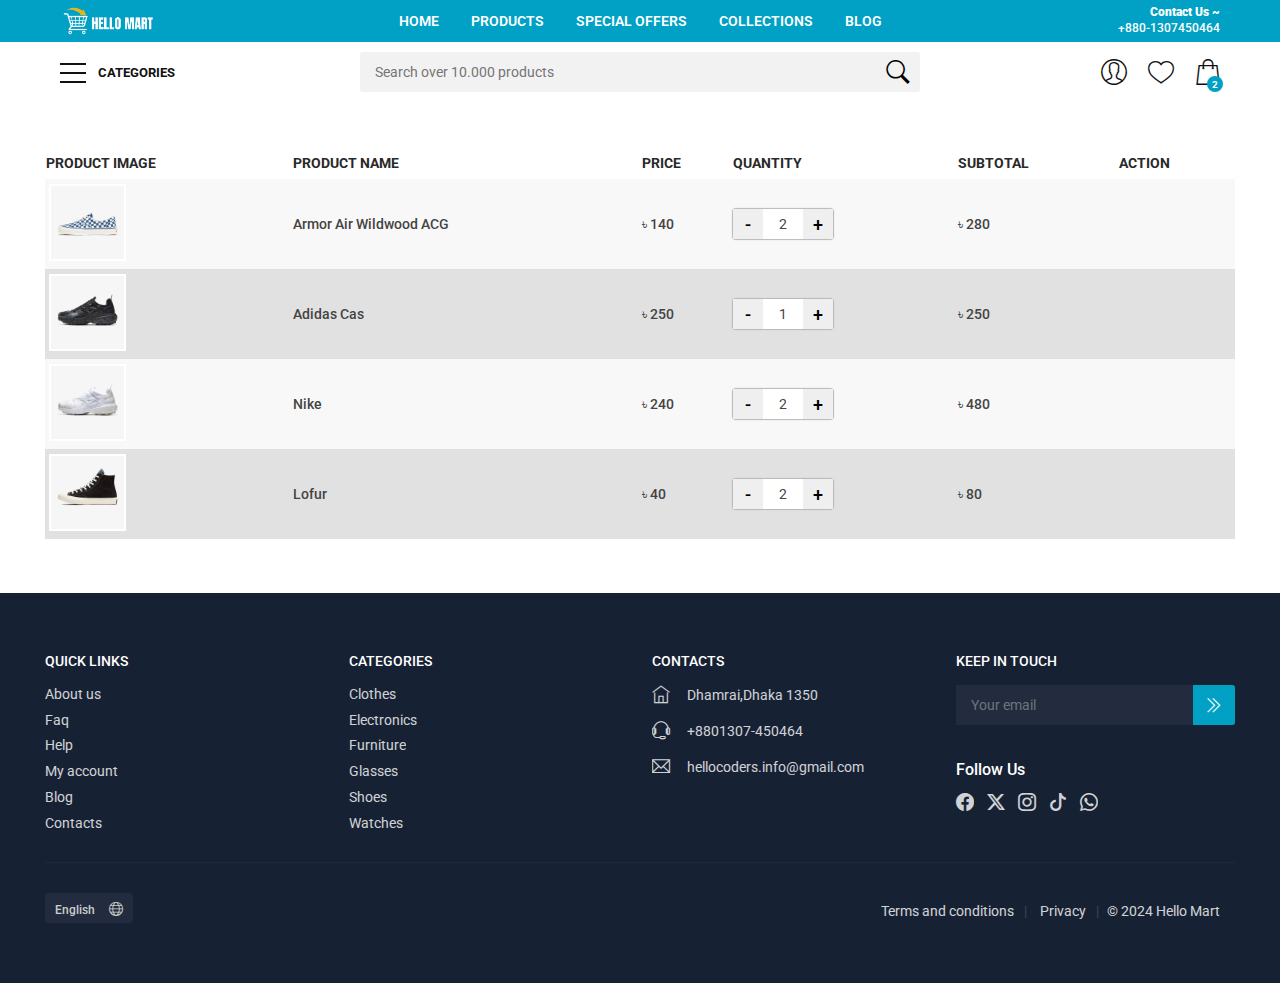
<file: wishlist.html>
<!DOCTYPE html>
<html lang="en">

<head>
  
    <meta charset="utf-8" />
    <meta http-equiv="X-UA-Compatible" content="IE=edge" />
    <meta name="viewport" content="width=device-width, initial-scale=1, shrink-to-fit=no" />
    <meta name="description" content="Hello Mart Bootstrap eCommerce Template - ThemeForest" />
    <meta name="author" content="Hello Mart" />
    <title>Hello Mart | My Cart</title>

    <!-- Favicons-->
    <link rel="shortcut icon" href="img/icon.png" type="image/x-icon" />
    <link rel="apple-touch-icon" type="image/x-icon" href="img/apple-touch-icon-57x57-precomposed.png" />
    <link rel="apple-touch-icon" type="image/x-icon" sizes="72x72" href="img/apple-touch-icon-72x72-precomposed.png" />
    <link rel="apple-touch-icon" type="image/x-icon" sizes="114x114"
        href="img/apple-touch-icon-114x114-precomposed.png" />
    <link rel="apple-touch-icon" type="image/x-icon" sizes="144x144"
        href="img/apple-touch-icon-144x144-precomposed.png" />

    <!-- font awesome cdn  -->
    <link rel="stylesheet" href="https://cdnjs.cloudflare.com/ajax/libs/font-awesome/6.5.2/css/all.min.css"
        integrity="sha512-SnH5WK+bZxgPHs44uWIX+LLJAJ9/2PkPKZ5QiAj6Ta86w+fsb2TkcmfRyVX3pBnMFcV7oQPJkl9QevSCWr3W6A=="
        crossorigin="anonymous" referrerpolicy="no-referrer" />

    <!-- GOOGLE WEB FONT -->
    <link rel="dns-prefetch" href="https://fonts.gstatic.com/" />
    <link rel="preconnect" href="https://fonts.gstatic.com/" crossorigin="anonymous" />
    <link rel="preload" href="https://fonts.googleapis.com/css?family=Roboto:300,400,500,700,900&amp;display=swap"
        as="fetch" crossorigin="anonymous" />
    <script>
        !(function (e, n, t) {
            "use strict";
            var o =
                "https://fonts.googleapis.com/css?family=Roboto:300,400,500,700,900&amp;display=swap",
                r = "__3perf_googleFonts_c2536";
            function c(e) {
                (n.head || n.body).appendChild(e);
            }
            function a() {
                var e = n.createElement("link");
                (e.href = o), (e.rel = "stylesheet"), c(e);
            }
            function f(e) {
                if (!n.getElementById(r)) {
                    var t = n.createElement("style");
                    (t.id = r), c(t);
                }
                n.getElementById(r).innerHTML = e;
            }
            e.FontFace && e.FontFace.prototype.hasOwnProperty("display")
                ? (t[r] && f(t[r]),
                    fetch(o)
                        .then(function (e) {
                            return e.text();
                        })
                        .then(function (e) {
                            return e.replace(
                                /@font-face {/g,
                                "@font-face{font-display:swap;"
                            );
                        })
                        .then(function (e) {
                            return (t[r] = e);
                        })
                        .then(f)
                        .catch(a))
                : a();
        })(window, document, localStorage);
    </script>

    <!-- PRELOAD LARGE CONTENT -->
    <link rel="preload" as="image" href="img/slides/slide_home_2.jpg" />

    <!-- BASE CSS -->
    <link rel="preload" href="css/bootstrap.min.css" as="style" />
    <link rel="stylesheet" href="css/bootstrap.min.css" />
    <link rel="preload" href="css/style.css" as="style" />
    <link rel="stylesheet" href="css/style.css" />

    <!-- SPECIFIC CSS -->
    <link rel="preload" href="css/home_1.css" as="style" />
    <link rel="stylesheet" href="css/home_1.css" />

    <!-- Cart CSS -->
    <link rel="stylesheet" href="./css/cart.css" />
</head>

<body>
    <div class="page">
        <header class="version_1">
			<div class="layer"></div><!-- Mobile menu overlay mask -->
			<div class="main_header">
				<div class="container">
					<div class="row small-gutters">
						<div class="col-xl-3 col-lg-3 d-lg-flex align-items-center">
							<div id="logo">
								<a href="index.html"><img src="img/logo.png" alt="" width="100" height="28"></a>
							</div>
						</div>
						<nav class="col-xl-6 col-lg-7">
							<a class="open_close" href="#0">
								<div class="hamburger hamburger--spin">
									<div class="hamburger-box">
										<div class="hamburger-inner"></div>
									</div>
								</div>
							</a>
							<!-- Mobile menu button -->
							<div class="main-menu">
								<div id="header_menu">
									<a href="index-2.html"><img src="img/logo_black.svg" alt="" width="100"
											height="35"></a>
									<a href="#" class="open_close" id="close_in"><i class="ti-close"></i></a>
								</div>
								<ul class="d-lg-flex justify-content-center">
									<!-- <li class="submenu">
									<a href="#0" class="show-submenu">Home</a>
								</li> -->
									<li class="">
										<a href="index.html" class=" menu_item ">Home</a>
									</li>
									<li class="megamenu">
										<a href="products.html" class=" menu_item">Products</a>
										<!-- <div class="menu-wrapper">
										<div class="row small-gutters">
											<div class="col-lg-3">
												<h3>Listing grid</h3>
												<ul>
													<li><a href="listing-grid-1-full.html">Grid Full Width</a></li>
													<li><a href="listing-grid-2-full.html">Grid Full Width 2</a></li>
													<li><a href="listing-grid-3.html">Grid Boxed</a></li>
													<li><a href="listing-grid-4-sidebar-left.html">Grid Sidebar Left</a></li>
													<li><a href="listing-grid-5-sidebar-right.html">Grid Sidebar Right</a></li>
													<li><a href="listing-grid-6-sidebar-left.html">Grid Sidebar Left 2</a></li>
													<li><a href="listing-grid-7-sidebar-right.html">Grid Sidebar Right 2</a></li>
												</ul>
											</div>
											<div class="col-lg-3">
												<h3>Listing row &amp; Product</h3>
												<ul>
													<li><a href="listing-row-1-sidebar-left.html">Row Sidebar Left</a></li>
													<li><a href="listing-row-2-sidebar-right.html">Row Sidebar Right</a></li>
													<li><a href="listing-row-3-sidebar-left.html">Row Sidebar Left 2</a></li>
													<li><a href="listing-row-4-sidebar-extended.html">Row Sidebar Extended</a></li>
													<li><a href="product-details.html">Product Large Image</a></li>
													<li><a href="product-detail-2.html">Product Carousel</a></li>
													<li><a href="product-detail-3.html">Product Sticky Info</a></li>
												</ul>
											</div>
											<div class="col-lg-3">
												<h3>Other pages</h3>
												<ul>
													<li><a href="cart.html">Cart Page</a></li>
													<li><a href="checkout.html">Check Out Page</a></li>
													<li><a href="confirm.html">Confirm Purchase Page</a></li>
													<li><a href="account.html">Create Account Page</a></li>
													<li><a href="track-order.html">Track Order</a></li>
													<li><a href="help.html">Help Page</a></li>
													<li><a href="help-2.html">Help Page 2</a></li>
													<li><a href="leave-review.html">Leave a Review</a></li>
												</ul>
											</div>
											<div class="col-lg-3 d-xl-block d-lg-block d-md-none d-sm-none d-none">
												<div class="banner_menu">
													<a href="#0">
														<img src="[data-uri]" data-src="img/banner_menu.jpg" width="400" height="550" alt="" class="img-fluid lazy">
													</a>
												</div>
											</div>
										</div>
										
									</div> -->
										<!-- /menu-wrapper -->
									</li>
									<li class="">
										<a href="#0" class="menu_item" >Special Offers</a>
									</li>
									<li class="">
										<a href="#0" class=" menu_item">Collections</a>
									</li>
									<li>
										<a href="blog.html" class="menu_item nav_link">Blog</a>
									</li>
								</ul>
							</div>
							<!--/main-menu -->
						</nav>
						<div class="col-xl-3 col-lg-2 d-lg-flex align-items-center justify-content-end text-end">
							<a class="phone_top" href="tel:+8801307450464"><strong><span>Contact Us
										~</span>+880-1307450464</strong></a>
						</div>
					</div>
					<!-- /row -->
				</div>
			</div>
			<!-- /main_header -->

			<div class="main_nav Sticky">
				<div class="container">
					<div class="row small-gutters">
						<div class="col-xl-3 col-lg-3 col-md-3">
							<nav class="categories">
								<ul class="clearfix">
									<li><span>
											<a href="#">
												<span class="hamburger hamburger--spin">
													<span class="hamburger-box">
														<span class="hamburger-inner"></span>
													</span>
												</span>
												Categories
											</a>
										</span>
										<div id="menu">
											<ul>
												<li><span><a href="#0">Collections</a></span>
													<ul>
														<li><a href="listing-grid-1-full.html">Trending</a></li>
														<li><a href="listing-grid-2-full.html">Life style</a></li>
														<li><a href="listing-grid-3.html">Running</a></li>
														<li><a href="listing-grid-4-sidebar-left.html">Training</a></li>
														<li><a href="listing-grid-5-sidebar-right.html">View all
																Collections</a></li>
													</ul>
												</li>
												<li><span><a href="#">Men</a></span>
													<ul>
														<li><a href="listing-grid-6-sidebar-left.html">Offers</a></li>
														<li><a href="listing-grid-7-sidebar-right.html">Shoes</a></li>
														<li><a href="listing-row-1-sidebar-left.html">Clothing</a></li>
														<li><a href="listing-row-3-sidebar-left.html">Accessories</a>
														</li>
														<li><a href="listing-row-4-sidebar-extended.html">Equipment</a>
														</li>
													</ul>
												</li>
												<li><span><a href="#">Women</a></span>
													<ul>
														<li><a href="listing-grid-1-full.html">Best Sellers</a></li>
														<li><a href="listing-grid-2-full.html">Clothing</a></li>
														<li><a href="listing-grid-3.html">Accessories</a></li>
														<li><a href="listing-grid-4-sidebar-left.html">Shoes</a></li>
													</ul>
												</li>
												<li><span><a href="#">Boys</a></span>
													<ul>
														<li><a href="listing-grid-6-sidebar-left.html">Easy On Shoes</a>
														</li>
														<li><a href="listing-grid-7-sidebar-right.html">Clothing</a>
														</li>
														<li><a href="listing-row-3-sidebar-left.html">Must Have</a></li>
														<li><a href="listing-row-4-sidebar-extended.html">All Boys</a>
														</li>
													</ul>
												</li>
												<li><span><a href="#">Girls</a></span>
													<ul>
														<li><a href="listing-grid-1-full.html">New Releases</a></li>
														<li><a href="listing-grid-2-full.html">Clothing</a></li>
														<li><a href="listing-grid-3.html">Sale</a></li>
														<li><a href="listing-grid-4-sidebar-left.html">Best Sellers</a>
														</li>
													</ul>
												</li>
												<li><span><a href="#">Customize</a></span>
													<ul>
														<li><a href="listing-row-1-sidebar-left.html">For Men</a></li>
														<li><a href="listing-row-2-sidebar-right.html">For Women</a>
														</li>
														<li><a href="listing-row-4-sidebar-extended.html">For Boys</a>
														</li>
														<li><a href="listing-grid-1-full.html">For Girls</a></li>
													</ul>
												</li>
											</ul>
										</div>
									</li>
								</ul>
							</nav>
						</div>
						<div class="col-xl-6 col-lg-7 col-md-6 d-none d-md-block">
							<div class="custom-search-input">
								<input type="text" placeholder="Search over 10.000 products">
								<button type="submit"><i class="header-icon_search_custom"></i></button>
							</div>
						</div>
						<div class="col-xl-3 col-lg-2 col-md-3">
							<ul class="top_tools">
								<li>
									<div class="dropdown dropdown-cart">
										<a href="cart.html" class="cart_bt"><strong>2</strong></a>
										<div class="dropdown-menu">
											<ul>
												<li>
													<a href="product-details.html">
														<figure><img
																src="img/products/product_placeholder_square_small.jpg"
																data-src="img/products/shoes/thumb/1.jpg" alt=""
																width="50" height="50" class="lazy"></figure>
														<strong><span>৳90.00>1x Armor Air x Fear</span>৳90.00</strong>
													</a>
													<a href="#0" class="action"><i class="ti-trash"></i></a>
												</li>
												<li>
													<a href="product-details.html">
														<figure><img
																src="img/products/product_placeholder_square_small.jpg"
																data-src="img/products/shoes/thumb/2.jpg" alt=""
																width="50" height="50" class="lazy"></figure>
														<strong><span>৳110.00>1x Armor Okwahn II</span>৳110.00</strong>
													</a>
													<a href="0.html" class="action"><i class="ti-trash"></i></a>
												</li>
											</ul>
											<div class="total_drop">
												<div class="clearfix"><strong>Total</strong><span>৳200.00</span></div>
												<a href="cart.html" class="btn_1 outline">View Cart</a><a
													href="checkout.html" class="btn_1">Checkout</a>
											</div>
										</div>
									</div>
									<!-- /dropdown-cart-->
								</li>
								<li>
									<a href="wishlist.html" class="wishlist"><span>Wishlist</span></a>
								</li>
								<li>
									<div class="dropdown dropdown-access">
										<a href="login.html" class="access_link"><span>Account</span></a>
										<div class="dropdown-menu">
											<a href="login.html" class="btn_1">Sign In or Sign Up</a>
											<ul>
												<li>
													<a href="track-order.html"><i class="ti-truck"></i>Track your
														Order</a>
												</li>
												<li>
													<a href="account.html"><i class="ti-package"></i>My Orders</a>
												</li>
												<li>
													<a href="account.html"><i class="ti-user"></i>My Profile</a>
												</li>
												<li>
													<a href="help.html"><i class="ti-help-alt"></i>Help and Faq</a>
												</li>
											</ul>
										</div>
									</div>
									<!-- /dropdown-access-->
								</li>
								<li>
									<a href="#0" class="btn_search_mob"><span>Search</span></a>
								</li>
								<li>
									<a href="#menu" class="btn_cat_mob">
										<div class="hamburger hamburger--spin" id="hamburger">
											<div class="hamburger-box">
												<div class="hamburger-inner"></div>
											</div>
										</div>
										Categories
									</a>
								</li>
							</ul>
						</div>
					</div>
					<!-- /row -->
				</div>
				<div class="search_mob_wp">
					<input type="text" class="form-control" placeholder="Search over 10.000 products">
					<input type="submit" class="btn_1 full-width" value="Search">
				</div>
				<!-- /search_mobile -->
			</div>
			<!-- /main_nav -->
		</header>
		<!-- /header -->
        <main>
            <!-- cart section -->
            <section id="cart-section">
                <div class="container">
                    <div class="cart-area">
                        <!-- added product section -->
                        <div class="added-product-area">
                            <table>
                                <thead>
                                    <tr class="product-headers">
                                        <th>Product Image</th>
                                        <th>Product Name</th>
                                        <th>Price</th>
                                        <th>Quantity</th>
                                        <th>Subtotal</th>
                                        <th>Action</th>
                                    </tr>
                                </thead>
                                <tbody>
                                    <tr>
                                        <td>
                                            <div class="product-img-area">
                                                <img src="./img/products/shoes/3.jpg" alt="Product image" />
                                            </div>
                                        </td>
                                        <td class="product-name">Armor Air Wildwood ACG</td>
                                        <td class="price">৳ 140</td>
                                        <td>
                                            <div class="quantity-area">
                                                <button id="decrease-btn" class="decrement-button">
                                                    -
                                                </button>
                                                <span class="px-3 text-center" id="quantity">2</span>
                                                <button id="increase-btn" class="increment-button">
                                                    +
                                                </button>
                                            </div>
                                        </td>
                                        <td class="sub-total-price">৳ 280</td>
                                        <td class="">
                                            <i title="View Details" class="fa-solid fa-circle-info text-danger fs-5 me-2"></i>
                                            <i title="Add to cart" class="fa-solid fa-cart-arrow-down text-danger fs-5 me-2"></i>
                                            <i title="Delete" class="fas fa-trash text-danger fs-5"></i>
                                        </td>
                                    </tr>
                                    <tr>
                                        <td>
                                            <div class="product-img-area">
                                                <img src="./img/products/shoes/1.jpg" alt="Product image" />
                                            </div>
                                        </td>
                                        <td class="product-name">Adidas Cas</td>
                                        <td class="price">৳ 250</td>
                                        <td>
                                            <div class="quantity-area">
                                                <button id="decrease-btn" class="decrement-button">
                                                    -
                                                </button>
                                                <span class="px-3 text-center" id="quantity">1</span>
                                                <button id="increase-btn" class="increment-button">
                                                    +
                                                </button>
                                            </div>
                                        </td>
                                        <td class="sub-total-price">৳ 250</td>
                                        <td class="">
                                            <i title="View Details" class="fa-solid fa-circle-info text-danger fs-5 me-2"></i>
                                            <i title="Add to cart" class="fa-solid fa-cart-arrow-down text-danger fs-5 me-2"></i>
                                            <i title="Delete" class="fas fa-trash text-danger fs-5"></i>
                                        </td>
                                    </tr>
                                    <tr>
                                        <td>
                                            <div class="product-img-area">
                                                <img src="./img/products/shoes/2.jpg" alt="Product image" />
                                            </div>
                                        </td>
                                        <td class="product-name">Nike</td>
                                        <td class="price">৳ 240</td>
                                        <td>
                                            <div class="quantity-area">
                                                <button id="decrease-btn" class="decrement-button">
                                                    -
                                                </button>
                                                <span class="px-3 text-center" id="quantity">2</span>
                                                <button id="increase-btn" class="increment-button">
                                                    +
                                                </button>
                                            </div>
                                        </td>
                                        <td class="sub-total-price">৳ 480</td>
                                        <td class="">
                                            <i title="View Details" class="fa-solid fa-circle-info text-danger fs-5 me-2"></i>
                                            <i title="Add to cart" class="fa-solid fa-cart-arrow-down text-danger fs-5 me-2"></i>
                                            <i title="Delete" class="fas fa-trash text-danger fs-5"></i>
                                        </td>
                                    </tr>
                                    <tr>
                                        <td>
                                            <div class="product-img-area">
                                                <img src="./img/products/shoes/4.jpg" alt="Product image" />
                                            </div>
                                        </td>
                                        <td class="product-name">Lofur</td>
                                        <td class="price">৳ 40</td>
                                        <td>
                                            <div class="quantity-area">
                                                <button id="decrease-btn" class="decrement-button">
                                                    -
                                                </button>
                                                <span class="px-3 text-center" id="quantity">2</span>
                                                <button id="increase-btn" class="increment-button">
                                                    +
                                                </button>
                                            </div>
                                        </td>
                                        <td class="sub-total-price">৳ 80</td>
                                        <td class="">
                                            <i title="View Details" class="fa-solid fa-circle-info text-danger fs-5 me-2"></i>
                                            <i title="Add to cart" class="fa-solid fa-cart-arrow-down text-danger fs-5 me-2"></i>
                                            <i title="Delete" class="fas fa-trash text-danger fs-5"></i>
                                        </td>
                                    </tr>
                                </tbody>
                            </table>
                        </div>
                        <!-- Order section -->
                    </div>
                </div>
            </section>
        </main>
        <footer class="revealed">
            <div class="container">
                <div class="row">
                    <div class="col-lg-3 col-md-6">
                        <h3 data-bs-target="#collapse_1">Quick Links</h3>
                        <div class="collapse dont-collapse-sm links" id="collapse_1">
                            <ul>
                                <li><a href="about.html">About us</a></li>
                                <li><a href="help.html">Faq</a></li>
                                <li><a href="help.html">Help</a></li>
                                <li><a href="account.html">My account</a></li>
                                <li><a href="blog.html">Blog</a></li>
                                <li><a href="contacts.html">Contacts</a></li>
                            </ul>
                        </div>
                    </div>
                    <div class="col-lg-3 col-md-6">
                        <h3 data-bs-target="#collapse_2">Categories</h3>
                        <div class="collapse dont-collapse-sm links" id="collapse_2">
                            <ul>
                                <li><a href="listing-grid-1-full.html">Clothes</a></li>
                                <li><a href="listing-grid-2-full.html">Electronics</a></li>
                                <li><a href="listing-grid-1-full.html">Furniture</a></li>
                                <li><a href="listing-grid-3.html">Glasses</a></li>
                                <li><a href="listing-grid-1-full.html">Shoes</a></li>
                                <li><a href="listing-grid-1-full.html">Watches</a></li>
                            </ul>
                        </div>
                    </div>
                    <div class="col-lg-3 col-md-6">
                        <h3 data-bs-target="#collapse_3">Contacts</h3>
                        <div class="collapse dont-collapse-sm contacts" id="collapse_3">
                            <ul>
                                <li><i class="ti-home"></i>Dhamrai,Dhaka 1350</li>
                                <li><i class="ti-headphone-alt"></i>+8801307-450464</li>
                                <li><i class="ti-email"></i><a href="#0">hellocoders.info@gmail.com</a></li>
                            </ul>
                        </div>
                    </div>
                    <div class="col-lg-3 col-md-6">
                        <h3 data-bs-target="#collapse_4">Keep in touch</h3>
                        <div class="collapse dont-collapse-sm" id="collapse_4">
                            <div id="newsletter">
                                <div class="form-group">
                                    <input type="email" name="email_newsletter" id="email_newsletter"
                                        class="form-control" placeholder="Your email">
                                    <button type="submit" id="submit-newsletter"><i
                                            class="ti-angle-double-right"></i></button>
                                </div>
                            </div>
                            <div class="follow_us">
                                <h5>Follow Us</h5>
                                <ul>
                                    <li><a href="#0"><i class="bi bi-facebook"></i></a></li>
                                    <li><a href="#0"><i class="bi bi-twitter-x"></i></a></li>
                                    <li><a href="#0"><i class="bi bi-instagram"></i></a></li>
                                    <li><a href="#0"><i class="bi bi-tiktok"></i></a></li>
                                    <li><a href="#0"><i class="bi bi-whatsapp"></i></a></li>
                                </ul>
                            </div>
                        </div>
                    </div>
                </div>
                <!-- /row-->
                <hr>
                <div class="row add_bottom_25">
                    <div class="col-lg-6">
                        <ul class="footer-selector clearfix">
                            <li>
                                <div class="styled-select lang-selector">
                                    <select>
                                        <option value="English" selected>English</option>
                                        <option value="French">French</option>
                                        <option value="Spanish">Spanish</option>
                                        <option value="Russian">Russian</option>
                                    </select>
                                </div>
                            </li>
                            <!-- <li>
								<div class="styled-select currency-selector">
									<select>
										<option value="US Dollars" selected>US Dollars</option>
										<option value="Euro">Euro</option>
									</select>
								</div>
							</li> -->
                            <!-- <li><img src="[data-uri]"
									data-src="img/cards_all.svg" alt="" width="198" height="30" class="lazy"></li> -->
                        </ul>
                    </div>
                    <div class="col-lg-6">
                        <ul class="additional_links">
                            <li><a href="#0">Terms and conditions</a></li>
                            <li><a href="#0">Privacy</a></li>
                            <li><span>© 2024 Hello Mart</span></li>
                        </ul>
                    </div>
                </div>
            </div>
        </footer>
    </div>


    <!-- Script -->
    <script src="js/product-details.js"></script>
    <div id="toTop"></div><!-- Back to top button -->

    <!-- COMMON SCRIPTS -->
    <script src="js/common_scripts.min.js"></script>
    <script src="js/main.js"></script>

    <!-- SPECIFIC SCRIPTS -->
    <script src="js/carousel-home.min.js"></script>
</body>

</html>
</file>
<file: css/home_1.css>
ul#banners_grid{list-style:none;padding:0;margin:0;width:100%}ul#banners_grid li{position:relative;width:33.33%;float:left;border-top:5px solid #fff;border-right:5px solid #fff}ul#banners_grid li:last-child{border-right:none}@media (max-width: 767px){ul#banners_grid li{width:100%;float:none;border-right:none}}ul#banners_grid li a.img_container{position:relative;overflow:hidden;z-index:0;display:block;width:100%;height:250px}@media (max-width: 767px){ul#banners_grid li a.img_container{width:100%;float:none;height:210px}}ul#banners_grid li a.img_container img{position:absolute;left:50%;top:50%;-webkit-transform:translate(-50%, -50%) scale(1.1);-moz-transform:translate(-50%, -50%) scale(1.1);-ms-transform:translate(-50%, -50%) scale(1.1);-o-transform:translate(-50%, -50%) scale(1.1);transform:translate(-50%, -50%) scale(1.1);-moz-transition:all 0.3s ease-in-out;-o-transition:all 0.3s ease-in-out;-webkit-transition:all 0.3s ease-in-out;-ms-transition:all 0.3s ease-in-out;transition:all 0.3s ease-in-out;width:100%;max-width:100%;height:auto;-webkit-backface-visibility:hidden;-moz-backface-visibility:hidden;-ms-backface-visibility:hidden;-o-backface-visibility:hidden;backface-visibility:hidden}@media (max-width: 1199px){ul#banners_grid li a.img_container img{height:100%;width:auto;max-width:inherit}}@media (max-width: 767px){ul#banners_grid li a.img_container img{width:100%;height:auto}}ul#banners_grid li a.img_container:hover img{-webkit-transform:translate(-50%, -50%) scale(1.02);-moz-transform:translate(-50%, -50%) scale(1.02);-ms-transform:translate(-50%, -50%) scale(1.02);-o-transform:translate(-50%, -50%) scale(1.02);transform:translate(-50%, -50%) scale(1.02)}ul#banners_grid li a.img_container .short_info{position:absolute;left:0;top:0%;width:100%;box-sizing:border-box;color:#fff;padding:0 15px;height:100%;display:flex;flex-direction:column;justify-content:center;-moz-transition:all 0.4s ease;-o-transition:all 0.4s ease;-webkit-transition:all 0.4s ease;-ms-transition:all 0.4s ease;transition:all 0.4s ease;text-align:center}ul#banners_grid li a.img_container .short_info h3{color:#fff;font-size:24px;font-size:1.5rem;margin:0;padding:0;font-weight:400;text-transform:uppercase;font-weight:900}@media (max-width: 767px){ul#banners_grid li a.img_container .short_info h3{margin-top:-20px}}ul#banners_grid li a.img_container .short_info div{position:absolute;bottom:0;left:0;-webkit-transform:translateY(-25px);-moz-transform:translateY(-25px);-ms-transform:translateY(-25px);-o-transform:translateY(-25px);transform:translateY(-25px);text-align:center;width:100%;visibility:hidden;display:table;opacity:0;-moz-transition:all 0.4s ease;-o-transition:all 0.4s ease;-webkit-transition:all 0.4s ease;-ms-transition:all 0.4s ease;transition:all 0.4s ease}ul#banners_grid li a.img_container .short_info div .btn_1{padding:10px 22px;font-size:13px;font-size:0.8125rem}@media (max-width: 767px){ul#banners_grid li a.img_container .short_info div{opacity:1;visibility:visible;-webkit-transform:translateY(-50px);-moz-transform:translateY(-50px);-ms-transform:translateY(-50px);-o-transform:translateY(-50px);transform:translateY(-50px)}}ul#banners_grid li a.img_container .short_info:hover div{visibility:visible;opacity:1;-webkit-transform:translateY(-50px);-moz-transform:translateY(-50px);-ms-transform:translateY(-50px);-o-transform:translateY(-50px);transform:translateY(-50px)}.categories_grid a{display:block;position:relative;left:0;top:0;width:100%;height:100%;overflow:hidden}@media (max-width: 767px){.categories_grid a{height:180px;margin-bottom:10px}}.categories_grid a .wrapper{width:100%;background:transparent;background:-webkit-linear-gradient(top, transparent, #000);background:linear-gradient(to bottom, transparent, #000);position:absolute;left:0;bottom:0;line-height:1;padding:100px 20px 20px 20px}.categories_grid a .wrapper h2{color:#fff;text-transform:uppercase;font-weight:900;font-size:21px;font-size:1.3125rem;margin:0;-webkit-transform:translateY(20px) translateZ(0);-moz-transform:translateY(20px) translateZ(0);-ms-transform:translateY(20px) translateZ(0);-o-transform:translateY(20px) translateZ(0);transform:translateY(20px) translateZ(0);-webkit-transition:all 0.3s cubic-bezier(0.77, 0, 0.175, 1);-moz-transition:all 0.3s cubic-bezier(0.77, 0, 0.175, 1);-ms-transition:all 0.3s cubic-bezier(0.77, 0, 0.175, 1);-o-transition:all 0.3s cubic-bezier(0.77, 0, 0.175, 1);transition:all 0.3s cubic-bezier(0.77, 0, 0.175, 1)}.categories_grid a .wrapper p{color:#fff;opacity:0;margin:0;font-size:14px;font-size:0.875rem;font-weight:500;-webkit-transform:translateY(20px) translateZ(0);-moz-transform:translateY(20px) translateZ(0);-ms-transform:translateY(20px) translateZ(0);-o-transform:translateY(20px) translateZ(0);transform:translateY(20px) translateZ(0);-webkit-transition:all 0.3s cubic-bezier(0.77, 0, 0.175, 1);-moz-transition:all 0.3s cubic-bezier(0.77, 0, 0.175, 1);-ms-transition:all 0.3s cubic-bezier(0.77, 0, 0.175, 1);-o-transition:all 0.3s cubic-bezier(0.77, 0, 0.175, 1);transition:all 0.3s cubic-bezier(0.77, 0, 0.175, 1)}.categories_grid a img{-moz-transition:all 0.3s ease-in-out;-o-transition:all 0.3s ease-in-out;-webkit-transition:all 0.3s ease-in-out;-ms-transition:all 0.3s ease-in-out;transition:all 0.3s ease-in-out;-webkit-transform:scale(1.05);-moz-transform:scale(1.05);-ms-transform:scale(1.05);-o-transform:scale(1.05);transform:scale(1.05)}.categories_grid a:hover img{-webkit-transform:scale(1);-moz-transform:scale(1);-ms-transform:scale(1);-o-transform:scale(1);transform:scale(1)}.categories_grid a:hover h2{-webkit-transform:translateY(-5px) translateZ(0);-moz-transform:translateY(-5px) translateZ(0);-ms-transform:translateY(-5px) translateZ(0);-o-transform:translateY(-5px) translateZ(0);transform:translateY(-5px) translateZ(0)}.categories_grid a:hover p{opacity:0.8;transition-delay:0.2s;-webkit-transform:translateY(0) translateZ(0);-moz-transform:translateY(0) translateZ(0);-ms-transform:translateY(0) translateZ(0);-o-transform:translateY(0) translateZ(0);transform:translateY(0) translateZ(0)}.header-video{position:relative;overflow:hidden;background-color:lightgray;height:600px !important}@media (max-width: 991px){.header-video{height:480px !important}}#hero_video{position:relative;background-size:cover;color:#fff;width:100%;height:100%;z-index:99}video{position:absolute;top:0;bottom:0;left:0;right:0}#hero_video iframe{height:100%;width:100%}video{width:100%}.teaser-video{width:100%;height:auto}.header-video--media{width:100%;height:auto}@media (max-width: 1024px){#hero_video{background:#d3d3d3 url(../img/slides/slide_home_1.jpg);-webkit-background-size:cover;-moz-background-size:cover;-o-background-size:cover;background-size:cover;background-position:center}.header-video{background:none}}#icon_drag_mobile{position:absolute;right:20px;bottom:20px;background:url(../img/drag_icon.svg) 0 0 no-repeat;width:50px;height:30px;opacity:0.6;z-index:99;display:none}@media (max-width: 767px){#icon_drag_mobile{display:block}}.isotope_filter ul{list-style:none;text-align:center;margin:0 0 30px 0;padding:0}.isotope_filter ul li{text-align:center;display:inline-block;border-right:1px solid #ddd;line-height:1;padding-right:13px;padding-left:10px}.isotope_filter ul li:last-child{border-right:none}.isotope_filter ul li a{text-transform:uppercase;font-weight:700;font-size:16px;font-size:1rem}.isotope_filter ul li a.selected{color:#444}.featured{position:relative;background-size:cover;background-position:center;background-repeat:no-repeat;background-attachment:fixed;height:400px;color:#fff;font-size:18px;font-size:1.125rem;overflow:hidden}.featured h3,.featured p,.featured .feat_text_block{-webkit-transform:translateX(20px);-moz-transform:translateX(20px);-ms-transform:translateX(20px);-o-transform:translateX(20px);transform:translateX(20px);opacity:0;visibility:hidden;-moz-transition:all 0.05s ease;-o-transition:all 0.05s ease;-webkit-transition:all 0.05s ease;-ms-transition:all 0.05s ease;transition:all 0.05s ease}.featured .animated h3,.featured .animated p,.featured .animated .feat_text_block{-webkit-transform:none;-moz-transform:none;-ms-transform:none;-o-transform:none;transform:none;opacity:1;visibility:visible;-moz-transition:all 0.5s ease;-o-transition:all 0.5s ease;-webkit-transition:all 0.5s ease;-ms-transition:all 0.5s ease;transition:all 0.5s ease}.featured .animated h3{transition-delay:0.2s;-webkit-transition-delay:0.2s;-moz-transition-delay:0.2s;-o-transition-delay:0.2s}.featured .animated p{transition-delay:0.35s;-webkit-transition-delay:0.35s;-moz-transition-delay:0.35s;-o-transition-delay:0.35s}.featured .animated .feat_text_block{transition-delay:0.5s;-webkit-transition-delay:0.5s;-moz-transition-delay:0.5s;-o-transition-delay:0.5s}.featured h3{color:#fff;font-weight:900;text-transform:uppercase;line-height:1;font-size:36px;font-size:2.25rem}.featured h3.animated{transition-delay:0.2s;-webkit-transition-delay:0.2s;-moz-transition-delay:0.2s;-o-transition-delay:0.2s}.featured .price_box{display:inline-block;margin-right:15px;float:left}.featured .price_box .new_price{font-size:32px;font-size:2rem;color:#fff}.featured .price_box .old_price{font-size:18px;font-size:1.125rem}a.box_news{position:relative;display:block;padding-left:230px;color:#444;margin-bottom:30px;min-height:150px}@media (max-width: 575px){a.box_news{min-height:inherit;padding-left:0}}a.box_news figure{width:200px;height:150px;overflow:hidden;position:absolute;left:0;top:0}@media (max-width: 575px){a.box_news figure{position:relative;width:auto;height:200px}}a.box_news figure img{width:250px;height:auto;position:absolute;left:50%;top:50%;-webkit-transform:translate(-50%, -50%) scale(1.1);-moz-transform:translate(-50%, -50%) scale(1.1);-ms-transform:translate(-50%, -50%) scale(1.1);-o-transform:translate(-50%, -50%) scale(1.1);transform:translate(-50%, -50%) scale(1.1);-moz-transition:all 0.3s ease-in-out;-o-transition:all 0.3s ease-in-out;-webkit-transition:all 0.3s ease-in-out;-ms-transition:all 0.3s ease-in-out;transition:all 0.3s ease-in-out;-webkit-backface-visibility:hidden;-moz-backface-visibility:hidden;-ms-backface-visibility:hidden;-o-backface-visibility:hidden;backface-visibility:hidden}@media (max-width: 575px){a.box_news figure img{width:100%;max-width:100%;height:auto}}a.box_news figure figcaption{background-color:#FFC107;text-align:center;position:absolute;right:0;top:0;display:inline-block;color:#fff;width:60px;height:60px;padding:15px;line-height:1}a.box_news figure figcaption strong{font-weight:900;display:block;font-size:21px;font-size:1.3125rem}a.box_news h4{font-size:18px;font-size:1.125rem;margin-bottom:10px}@media (max-width: 575px){a.box_news h4{margin-bottom:5px}}a.box_news:hover img{-webkit-transform:translate(-50%, -50%) scale(1);-moz-transform:translate(-50%, -50%) scale(1);-ms-transform:translate(-50%, -50%) scale(1);-o-transform:translate(-50%, -50%) scale(1);transform:translate(-50%, -50%) scale(1)}a.box_news:hover h4{color:#004dda;-moz-transition:all 0.3s ease-in-out;-o-transition:all 0.3s ease-in-out;-webkit-transition:all 0.3s ease-in-out;-ms-transition:all 0.3s ease-in-out;transition:all 0.3s ease-in-out}a.box_news ul{margin:0;padding:10px 0 0 0}@media (max-width: 575px){a.box_news ul{padding:0}}a.box_news ul li{display:inline-block;font-weight:500;color:#999;font-size:12px;font-size:0.75rem;margin-right:5px}a.box_news ul li:last-child{margin-right:0}a.box_news ul li:last-child:after{content:'';margin:0}a.box_news ul li:after{content:'-';margin:0 0 0 10px}
</file>
<file: css/cart.css>
/* Cart section Style Start */

#cart-section {
  background: #fff;
}

.cart-area {
  display: flex;
  align-items: start;
  justify-content: space-between;
  gap: 24px;
  padding: 50px 0;
}

.added-product-area {
  width: 100%;
}

.added-product-area table {
  width: 100%;
}

.added-product-area tr {
  padding: 5px;
}

.added-product-area table tr {
  border-bottom: 8px solid transparent;
}

.added-product-area tbody tr:nth-child(even) {
  background-color: #e1e1e1;
}

.added-product-area tbody tr:nth-child(odd) {
  background-color: #f8f8f8;
}

.product-headers {
  text-transform: uppercase;
  color: #292929;
}

.product-img-area {
  width: 80px;
  height: 80px;
  padding-left: 3px;
}
.product-img-area img {
  width: 100%;
  object-fit: cover;
  border: 2px solid #fff;
}

.product-name,
.price,
.sub-total-price {
  font-weight: 500;
  color: #444444;
}

.quantity-area {
  background: #fff;
  border-radius: 3px;
  object-fit: fill;
  width: 100px;
  display: flex;
  justify-content: space-between;
  align-items: center;
  box-shadow: 0px 0px 1px 1px rgb(182, 182, 182);
}

#increase-btn,
#decrease-btn {
  border: none;
  font-size: 18px;
  font-weight: 500;
  transition: 0.2s all;
  width: 30px;
  height: 30px;
  text-align: center;
}
#increase-btn:hover,
#decrease-btn:hover,
.ti-trash:hover {
  color: #004dda;
}

.ti-trash {
  color: rgba(236, 24, 24, 0.89);
  font-size: 20px;
  transition: 0.3s ease-in-out;
}

.order-area {
  width: 25%;
  max-width: 400px;
  background: #f8f8f8;
  padding: 16px;
  border-radius: 8px;
}

.order-row {
  display: flex;
  align-items: center;
  justify-content: space-between;
  gap: 10px;
  padding: 4px 0;
}

.order-row .price {
  font-size: 17px;
  font-weight: normal;
  color: #111;
}

.total-price-area {
  color: #111;
}

.total-price-area {
  color: #111;
  font-weight: 500;
  font-size: 18px;
  font-weight: normal;
}

.voucher-input {
  width: 100%;
  background: #fff;
  padding: 7px 5px;
  border: none;
  box-shadow: 0px 0px 1px 0px;
  border-radius: 2px;
}

.voucher-input:focus {
  border: #004dda;
  outline: 2px solid #004dda;
}

.voucher-btn {
  background: #25a5d8;
  padding: 7px 12px;
  color: #fff;
  font-weight: 500;
  border: none;
  border-radius: 2px;
  transition: 0.2s all;
}

.voucher-btn:hover {
  opacity: 90%;
}

.check-out-btn {
  background: #004dda;
  color: #fff;
  margin-top: 20px;
  padding: 10px 0;
  width: 100%;
  text-align: center;
  text-transform: uppercase;
  border: none;
  border-radius: 2px;
  transition: 0.3s all;
}

.check-out-btn:hover {
  background: #ffc107;
  color: black;
}

@media screen and (max-width: 576px) {
  .cart-area {
    flex-direction: column;
    align-items: end;
  }
  table {
    display: block;
    max-width: -moz-fit-content;
    max-width: fit-content;
    margin: 0 auto;
    overflow-x: auto;
    white-space: nowrap;
  }

  .added-product-area {
    width: 100%;
  }

  .order-area {
    width: 100%;
  }
}

@media screen and (min-width: 576px) and (max-width: 768px) {
  .cart-area {
    gap: 16px;
  }
  .added-product-area {
    width: 60%;
  }

  table {
    display: block;
    max-width: -moz-fit-content;
    max-width: fit-content;
    margin: 0 auto;
    overflow-x: auto;
    white-space: nowrap;
  }
  .order-area {
    width: 40%;
  }
}

/* Cart section Style end here */
</file>
<file: css/checkout.css>
.billing_head{
    background-color: #00A1C4;
    padding: 5px;
    margin: 0;
    color: white;
    font-size: 21px;
    border-radius: 4px;
}
</file>
<file: css/products.css>
*,*::after,*::before{
    padding: 0px;
    margin: 0px;
    box-sizing: border-box;
}
html{
    scroll-behavior: smooth;
}
.mini-section{
    padding: 20px;
    border-radius: 8px;
    margin-top: 50px;
}

.title-bar{
    padding: 5px 15px;
    display: flex;
    justify-content: space-between;
    margin: 5px 5px 20px 5px;
}
.pagination a, .pagination span {
    background: 0 0;
    border: none;
    border-radius: 50%;
    box-sizing: border-box;
    color: rgba(0, 0, 0, 0.6);
    display: block;
    font-size: 16px;
    height: 18px;
    line-height: 18px;
    min-width: 25px;
    padding: 0;
}
</file>
<file: css/style.css>
@charset "UTF-8";
@import url(bs-icon-font/bootstrap-icons.min.css);
#forgot_pw label,
.breadcrumbs ul li:last-child,
.nice-select .option.selected,
label,
strong {
  font-weight: 500;
}
.hamburger,
header ul.top_tools > li .dropdown-access .dropdown-menu a.btn_1.outline,
header ul.top_tools > li .dropdown-cart .dropdown-menu a.btn_1.outline {
  background-color: transparent;
}
.nice-select,
.owl-carousel,
.owl-carousel .owl-item {
  -webkit-tap-highlight-color: transparent;
}
.top_panel .item .btn_panel a,
a.social_bt {
  min-width: 200px;
}
.mfp-wrap,
.owl-carousel .owl-item {
  -webkit-backface-visibility: hidden;
}
@font-face {
  font-family: header_icons;
  src: url("fonts/header_icons.eot");
  src: url("fonts/header_iconsd41d.eot?#iefix") format("embedded-opentype"),
    url("fonts/header_icons.woff") format("woff"),
    url("fonts/header_icons.ttf") format("truetype"),
    url("fonts/header_icons.svg#header_icons") format("svg");
  font-weight: 400;
  font-style: normal;
  font-display: swap;
}
[class*="header-"]:before {
  display: inline-block;
  font-family: header_icons;
  font-style: normal;
  font-weight: 400;
  line-height: 1;
  -webkit-font-smoothing: antialiased;
  -moz-osx-font-smoothing: grayscale;
}
.header-icon_like_custom:before,
header ul.top_tools > li a.wishlist:before {
  content: "\0041";
}
.header-icon_cart_custom:before,
header ul.top_tools > li a.cart_bt:before {
  content: "\0042";
}
.header-icon_access_custom:before,
header ul.top_tools > li a.access_link:before {
  content: "\0043";
}
.header-icon_grid_custom:before {
  content: "\0044";
}
.header-icon_search_custom:before {
  content: "\0045";
} /*!
 * Hamburgers
 * @description Tasty CSS-animated hamburgers
 * @author Jonathan Suh @jonsuh
 * @site https://jonsuh.com/hamburgers
 * @link https://github.com/jonsuh/hamburgers
 */
.hamburger {
  padding: 0;
  display: inline-block;
  cursor: pointer;
  transition-property: opacity, filter;
  transition-duration: 0.15s;
  transition-timing-function: linear;
  font: inherit;
  color: inherit;
  text-transform: none;
  border: 0;
  margin: 0;
  overflow: visible;
}
[class*=" icon-"]:before,
[class*=" ti-"],
[class^="icon-"]:before,
[class^="ti-"] {
  font-style: normal;
  font-weight: 400;
  speak: none;
  font-variant: normal;
  text-transform: none;
}
[class*=" icon-"]:before,
[class*=" ti-"],
[class^="icon-"]:before,
[class^="ti-"],
html * {
  -webkit-font-smoothing: antialiased;
  -moz-osx-font-smoothing: grayscale;
}
.main-menu > ul > li > a,
.main_title span,
.menu ul li > span a,
.ribbon,
.slide-text h2,
.slide-text h3,
.top_banner h1,
.top_line.promo strong,
footer h3 {
  text-transform: uppercase;
}
.hamburger-box {
  width: 25px;
  height: 25px;
  display: inline-block;
  position: relative;
}
.hamburger-inner {
  display: block;
  top: 50%;
  margin-top: -3px;
}
.hamburger-inner,
.hamburger-inner::after,
.hamburger-inner::before {
  width: 26px;
  height: 2px;
  background-color: #fff;
  border-radius: 0;
  position: absolute;
  transition-property: transform;
  transition-duration: 0.15s;
  transition-timing-function: ease;
}
.hamburger-inner::after,
.hamburger-inner::before {
  content: "";
  display: block;
}
.hamburger-inner::before {
  top: -9px;
}
.hamburger-inner::after {
  bottom: -9px;
}
.hamburger--spin .hamburger-inner {
  transition-duration: 0.22s;
  transition-timing-function: cubic-bezier(0.55, 0.055, 0.675, 0.19);
}
.hamburger--spin .hamburger-inner::before {
  transition: top 0.1s ease-in 0.25s, opacity 0.1s ease-in;
}
.hamburger--spin .hamburger-inner::after {
  transition: bottom 0.1s ease-in 0.25s,
    transform 0.22s cubic-bezier(0.55, 0.055, 0.675, 0.19);
}
.hamburger--spin.is-active .hamburger-inner {
  transform: rotate(225deg);
  transition-delay: 0.12s;
  transition-timing-function: cubic-bezier(0.215, 0.61, 0.355, 1);
}
.hamburger--spin.is-active .hamburger-inner::before {
  top: 0;
  opacity: 0;
  transition: top 0.1s ease-out, opacity 0.1s ease-out 0.12s;
}
.hamburger--spin.is-active .hamburger-inner::after {
  bottom: 0;
  transform: rotate(-90deg);
  transition: bottom 0.1s ease-out,
    transform 0.22s cubic-bezier(0.215, 0.61, 0.355, 1) 0.12s;
}
.btn_1,
a,
a.btn_1 {
  -moz-transition: 0.3s ease-in-out;
  -o-transition: 0.3s ease-in-out;
  -webkit-transition: 0.3s ease-in-out;
  -ms-transition: 0.3s ease-in-out;
  text-decoration: none;
  outline: 0;
}
@font-face {
  font-family: themify;
  src: url("fonts/themify9f24.eot?-fvbane");
  src: url("fonts/themifyd41d.eot?#iefix-fvbane") format("embedded-opentype"),
    url("fonts/themify9f24.woff?-fvbane") format("woff"),
    url("fonts/themify9f24.ttf?-fvbane") format("truetype"),
    url("fonts/themify9f24.svg?-fvbane#themify") format("svg");
  font-weight: 400;
  font-style: normal;
  font-display: swap;
}
[class*=" ti-"],
[class^="ti-"] {
  font-family: themify;
  line-height: 1;
}


.menu_item {
  font-weight: 600 !important;
  margin: 0px 14px !important;
  padding:  14px 2px !important;
  transition: all 0.3s ease-in-out;
  /* color: #DC3545 !important; */
  position: relative;
  font-size: 14px !important;
  text-decoration: none;  
}
/* nav-menu */
.menu_item::after {
  content: "";
  position: absolute;
  background-color: white;
  height: 2px;
  width: 0;
  left: 0;
  bottom: 8px;
  transition: 0.4s;
}
.menu_item:hover::after {
  width: 100%;
}
.active_menu {
  font-weight: bolder !important;
}
.active_menu::after {
  content: "";   
  position: absolute;
  background-color: white;
  height: 2px;
  width: 100%;
  left: 0;
  bottom: 8px;
}
/* nav menu ends */

.ti-wand:before {
  content: "\e600";
}
.ti-volume:before {
  content: "\e601";
}
.ti-user:before {
  content: "\e602";
}
.ti-unlock:before {
  content: "\e603";
}
.ti-unlink:before {
  content: "\e604";
}
.ti-trash:before {
  content: "\e605";
}
.ti-thought:before {
  content: "\e606";
}
.ti-target:before {
  content: "\e607";
}
.ti-tag:before {
  content: "\e608";
}
.ti-tablet:before {
  content: "\e609";
}
.ti-star:before {
  content: "\e60a";
}
.ti-spray:before {
  content: "\e60b";
}
.ti-signal:before {
  content: "\e60c";
}
.ti-shopping-cart:before {
  content: "\e60d";
}
.ti-shopping-cart-full:before {
  content: "\e60e";
}
.ti-settings:before {
  content: "\e60f";
}
.ti-search:before {
  content: "\e610";
}
.ti-zoom-in:before {
  content: "\e611";
}
.ti-zoom-out:before {
  content: "\e612";
}
.ti-cut:before {
  content: "\e613";
}
.ti-ruler:before {
  content: "\e614";
}
.ti-ruler-pencil:before {
  content: "\e615";
}
.ti-ruler-alt:before {
  content: "\e616";
}
.ti-bookmark:before {
  content: "\e617";
}
.ti-bookmark-alt:before {
  content: "\e618";
}
.ti-reload:before {
  content: "\e619";
}
.ti-plus:before {
  content: "\e61a";
}
.ti-pin:before {
  content: "\e61b";
}
.ti-pencil:before {
  content: "\e61c";
}
.ti-pencil-alt:before {
  content: "\e61d";
}
.ti-paint-roller:before {
  content: "\e61e";
}
.ti-paint-bucket:before {
  content: "\e61f";
}
.ti-na:before {
  content: "\e620";
}
.ti-mobile:before {
  content: "\e621";
}
.ti-minus:before {
  content: "\e622";
}
.ti-medall:before {
  content: "\e623";
}
.ti-medall-alt:before {
  content: "\e624";
}
.ti-marker:before {
  content: "\e625";
}
.ti-marker-alt:before {
  content: "\e626";
}
.ti-arrow-up:before {
  content: "\e627";
}
.ti-arrow-right:before {
  content: "\e628";
}
.ti-arrow-left:before {
  content: "\e629";
}
.ti-arrow-down:before {
  content: "\e62a";
}
.ti-lock:before {
  content: "\e62b";
}
.ti-location-arrow:before {
  content: "\e62c";
}
.ti-link:before {
  content: "\e62d";
}
.ti-layout:before {
  content: "\e62e";
}
.ti-layers:before {
  content: "\e62f";
}
.ti-layers-alt:before {
  content: "\e630";
}
.ti-key:before {
  content: "\e631";
}
.ti-import:before {
  content: "\e632";
}
.ti-image:before {
  content: "\e633";
}
.ti-heart:before {
  content: "\e634";
}
.ti-heart-broken:before {
  content: "\e635";
}
.ti-hand-stop:before {
  content: "\e636";
}
.ti-hand-open:before {
  content: "\e637";
}
.ti-hand-drag:before {
  content: "\e638";
}
.ti-folder:before {
  content: "\e639";
}
.ti-flag:before {
  content: "\e63a";
}
.ti-flag-alt:before {
  content: "\e63b";
}
.ti-flag-alt-2:before {
  content: "\e63c";
}
.ti-eye:before {
  content: "\e63d";
}
.ti-export:before {
  content: "\e63e";
}
.ti-exchange-vertical:before {
  content: "\e63f";
}
.ti-desktop:before {
  content: "\e640";
}
.ti-cup:before {
  content: "\e641";
}
.ti-crown:before {
  content: "\e642";
}
.ti-comments:before {
  content: "\e643";
}
.ti-comment:before {
  content: "\e644";
}
.ti-comment-alt:before {
  content: "\e645";
}
.ti-close:before {
  content: "\e646";
}
.ti-clip:before {
  content: "\e647";
}
#toTop:after,
.ti-angle-up:before {
  content: "\e648";
}
.ti-angle-right:before {
  content: "\e649";
}
.ti-angle-left:before {
  content: "\e64a";
}
.styled-select.currency-selector:after,
.ti-angle-down:before {
  content: "\e64b";
}
.ti-check:before {
  content: "\e64c";
}
.ti-check-box:before {
  content: "\e64d";
}
.ti-camera:before {
  content: "\e64e";
}
.ti-announcement:before {
  content: "\e64f";
}
.ti-brush:before {
  content: "\e650";
}
.ti-briefcase:before {
  content: "\e651";
}
.ti-bolt:before {
  content: "\e652";
}
.ti-bolt-alt:before {
  content: "\e653";
}
.ti-blackboard:before {
  content: "\e654";
}
.ti-bag:before {
  content: "\e655";
}
.ti-move:before {
  content: "\e656";
}
.ti-arrows-vertical:before {
  content: "\e657";
}
.ti-arrows-horizontal:before {
  content: "\e658";
}
.ti-fullscreen:before {
  content: "\e659";
}
.ti-arrow-top-right:before {
  content: "\e65a";
}
.ti-arrow-top-left:before {
  content: "\e65b";
}
.ti-arrow-circle-up:before {
  content: "\e65c";
}
.ti-arrow-circle-right:before {
  content: "\e65d";
}
.ti-arrow-circle-left:before {
  content: "\e65e";
}
.ti-arrow-circle-down:before {
  content: "\e65f";
}
.ti-angle-double-up:before {
  content: "\e660";
}
.ti-angle-double-right:before {
  content: "\e661";
}
.ti-angle-double-left:before {
  content: "\e662";
}
.ti-angle-double-down:before {
  content: "\e663";
}
.ti-zip:before {
  content: "\e664";
}
.styled-select.lang-selector:after,
.ti-world:before {
  content: "\e665";
}
.ti-wheelchair:before {
  content: "\e666";
}
.ti-view-list:before {
  content: "\e667";
}
.ti-view-list-alt:before {
  content: "\e668";
}
.ti-view-grid:before {
  content: "\e669";
}
.ti-uppercase:before {
  content: "\e66a";
}
.ti-upload:before {
  content: "\e66b";
}
.ti-underline:before {
  content: "\e66c";
}
.ti-truck:before {
  content: "\e66d";
}
.ti-timer:before {
  content: "\e66e";
}
.ti-ticket:before {
  content: "\e66f";
}
.ti-thumb-up:before {
  content: "\e670";
}
.ti-thumb-down:before {
  content: "\e671";
}
.ti-text:before {
  content: "\e672";
}
.ti-stats-up:before {
  content: "\e673";
}
.ti-stats-down:before {
  content: "\e674";
}
.ti-split-v:before {
  content: "\e675";
}
.ti-split-h:before {
  content: "\e676";
}
.ti-smallcap:before {
  content: "\e677";
}
.ti-shine:before {
  content: "\e678";
}
.ti-shift-right:before {
  content: "\e679";
}
.ti-shift-left:before {
  content: "\e67a";
}
.ti-shield:before {
  content: "\e67b";
}
.ti-notepad:before {
  content: "\e67c";
}
.ti-server:before {
  content: "\e67d";
}
.ti-quote-right:before {
  content: "\e67e";
}
.ti-quote-left:before {
  content: "\e67f";
}
.ti-pulse:before {
  content: "\e680";
}
.ti-printer:before {
  content: "\e681";
}
.ti-power-off:before {
  content: "\e682";
}
.ti-plug:before {
  content: "\e683";
}
.ti-pie-chart:before {
  content: "\e684";
}
.ti-paragraph:before {
  content: "\e685";
}
.ti-panel:before {
  content: "\e686";
}
.ti-package:before {
  content: "\e687";
}
.ti-music:before {
  content: "\e688";
}
.ti-music-alt:before {
  content: "\e689";
}
.ti-mouse:before {
  content: "\e68a";
}
.ti-mouse-alt:before {
  content: "\e68b";
}
.ti-money:before {
  content: "\e68c";
}
.ti-microphone:before {
  content: "\e68d";
}
.ti-menu:before {
  content: "\e68e";
}
.ti-menu-alt:before {
  content: "\e68f";
}
.ti-map:before {
  content: "\e690";
}
.ti-map-alt:before {
  content: "\e691";
}
.ti-loop:before {
  content: "\e692";
}
.ti-location-pin:before {
  content: "\e693";
}
.ti-list:before {
  content: "\e694";
}
.ti-light-bulb:before {
  content: "\e695";
}
.ti-Italic:before {
  content: "\e696";
}
.ti-info:before {
  content: "\e697";
}
.ti-infinite:before {
  content: "\e698";
}
.ti-id-badge:before {
  content: "\e699";
}
.ti-hummer:before {
  content: "\e69a";
}
.ti-home:before {
  content: "\e69b";
}
.ti-help:before {
  content: "\e69c";
}
.ti-headphone:before {
  content: "\e69d";
}
.ti-harddrives:before {
  content: "\e69e";
}
.ti-harddrive:before {
  content: "\e69f";
}
.ti-gift:before {
  content: "\e6a0";
}
.ti-game:before {
  content: "\e6a1";
}
.ti-filter:before {
  content: "\e6a2";
}
.ti-files:before {
  content: "\e6a3";
}
.ti-file:before {
  content: "\e6a4";
}
.ti-eraser:before {
  content: "\e6a5";
}
.ti-envelope:before {
  content: "\e6a6";
}
.ti-download:before {
  content: "\e6a7";
}
.ti-direction:before {
  content: "\e6a8";
}
.ti-direction-alt:before {
  content: "\e6a9";
}
.ti-dashboard:before {
  content: "\e6aa";
}
.ti-control-stop:before {
  content: "\e6ab";
}
.ti-control-shuffle:before {
  content: "\e6ac";
}
.ti-control-play:before {
  content: "\e6ad";
}
.ti-control-pause:before {
  content: "\e6ae";
}
.ti-control-forward:before {
  content: "\e6af";
}
.ti-control-backward:before {
  content: "\e6b0";
}
.ti-cloud:before {
  content: "\e6b1";
}
.ti-cloud-up:before {
  content: "\e6b2";
}
.ti-cloud-down:before {
  content: "\e6b3";
}
.ti-clipboard:before {
  content: "\e6b4";
}
.ti-car:before {
  content: "\e6b5";
}
.ti-calendar:before {
  content: "\e6b6";
}
.ti-book:before {
  content: "\e6b7";
}
.ti-bell:before {
  content: "\e6b8";
}
.ti-basketball:before {
  content: "\e6b9";
}
.ti-bar-chart:before {
  content: "\e6ba";
}
.ti-bar-chart-alt:before {
  content: "\e6bb";
}
.ti-back-right:before {
  content: "\e6bc";
}
.ti-back-left:before {
  content: "\e6bd";
}
.ti-arrows-corner:before {
  content: "\e6be";
}
.ti-archive:before {
  content: "\e6bf";
}
.ti-anchor:before {
  content: "\e6c0";
}
.ti-align-right:before {
  content: "\e6c1";
}
.ti-align-left:before {
  content: "\e6c2";
}
.ti-align-justify:before {
  content: "\e6c3";
}
.ti-align-center:before {
  content: "\e6c4";
}
.ti-alert:before {
  content: "\e6c5";
}
.ti-alarm-clock:before {
  content: "\e6c6";
}
.ti-agenda:before {
  content: "\e6c7";
}
.ti-write:before {
  content: "\e6c8";
}
.ti-window:before {
  content: "\e6c9";
}
.ti-widgetized:before {
  content: "\e6ca";
}
.ti-widget:before {
  content: "\e6cb";
}
.ti-widget-alt:before {
  content: "\e6cc";
}
.ti-wallet:before {
  content: "\e6cd";
}
.ti-video-clapper:before {
  content: "\e6ce";
}
.ti-video-camera:before {
  content: "\e6cf";
}
.ti-vector:before {
  content: "\e6d0";
}
.ti-themify-logo:before {
  content: "\e6d1";
}
.ti-themify-favicon:before {
  content: "\e6d2";
}
.ti-themify-favicon-alt:before {
  content: "\e6d3";
}
.ti-support:before {
  content: "\e6d4";
}
.ti-stamp:before {
  content: "\e6d5";
}
.ti-split-v-alt:before {
  content: "\e6d6";
}
.ti-slice:before {
  content: "\e6d7";
}
.ti-shortcode:before {
  content: "\e6d8";
}
.ti-shift-right-alt:before {
  content: "\e6d9";
}
.ti-shift-left-alt:before {
  content: "\e6da";
}
.ti-ruler-alt-2:before {
  content: "\e6db";
}
.ti-receipt:before {
  content: "\e6dc";
}
.ti-pin2:before {
  content: "\e6dd";
}
.ti-pin-alt:before {
  content: "\e6de";
}
.ti-pencil-alt2:before {
  content: "\e6df";
}
.ti-palette:before {
  content: "\e6e0";
}
.ti-more:before {
  content: "\e6e1";
}
.ti-more-alt:before {
  content: "\e6e2";
}
.ti-microphone-alt:before {
  content: "\e6e3";
}
.ti-magnet:before {
  content: "\e6e4";
}
.ti-line-double:before {
  content: "\e6e5";
}
.ti-line-dotted:before {
  content: "\e6e6";
}
.ti-line-dashed:before {
  content: "\e6e7";
}
.ti-layout-width-full:before {
  content: "\e6e8";
}
.ti-layout-width-default:before {
  content: "\e6e9";
}
.ti-layout-width-default-alt:before {
  content: "\e6ea";
}
.ti-layout-tab:before {
  content: "\e6eb";
}
.ti-layout-tab-window:before {
  content: "\e6ec";
}
.ti-layout-tab-v:before {
  content: "\e6ed";
}
.ti-layout-tab-min:before {
  content: "\e6ee";
}
.ti-layout-slider:before {
  content: "\e6ef";
}
.ti-layout-slider-alt:before {
  content: "\e6f0";
}
.ti-layout-sidebar-right:before {
  content: "\e6f1";
}
.ti-layout-sidebar-none:before {
  content: "\e6f2";
}
.ti-layout-sidebar-left:before {
  content: "\e6f3";
}
.ti-layout-placeholder:before {
  content: "\e6f4";
}
.ti-layout-menu:before {
  content: "\e6f5";
}
.ti-layout-menu-v:before {
  content: "\e6f6";
}
.ti-layout-menu-separated:before {
  content: "\e6f7";
}
.ti-layout-menu-full:before {
  content: "\e6f8";
}
.ti-layout-media-right-alt:before {
  content: "\e6f9";
}
.ti-layout-media-right:before {
  content: "\e6fa";
}
.ti-layout-media-overlay:before {
  content: "\e6fb";
}
.ti-layout-media-overlay-alt:before {
  content: "\e6fc";
}
.ti-layout-media-overlay-alt-2:before {
  content: "\e6fd";
}
.ti-layout-media-left-alt:before {
  content: "\e6fe";
}
.ti-layout-media-left:before {
  content: "\e6ff";
}
.ti-layout-media-center-alt:before {
  content: "\e700";
}
.ti-layout-media-center:before {
  content: "\e701";
}
.ti-layout-list-thumb:before {
  content: "\e702";
}
.ti-layout-list-thumb-alt:before {
  content: "\e703";
}
.ti-layout-list-post:before {
  content: "\e704";
}
.ti-layout-list-large-image:before {
  content: "\e705";
}
.ti-layout-line-solid:before {
  content: "\e706";
}
.ti-layout-grid4:before {
  content: "\e707";
}
.ti-layout-grid3:before {
  content: "\e708";
}
.ti-layout-grid2:before {
  content: "\e709";
}
.ti-layout-grid2-thumb:before {
  content: "\e70a";
}
.ti-layout-cta-right:before {
  content: "\e70b";
}
.ti-layout-cta-left:before {
  content: "\e70c";
}
.ti-layout-cta-center:before {
  content: "\e70d";
}
.ti-layout-cta-btn-right:before {
  content: "\e70e";
}
.ti-layout-cta-btn-left:before {
  content: "\e70f";
}
.ti-layout-column4:before {
  content: "\e710";
}
.ti-layout-column3:before {
  content: "\e711";
}
.ti-layout-column2:before {
  content: "\e712";
}
.ti-layout-accordion-separated:before {
  content: "\e713";
}
.ti-layout-accordion-merged:before {
  content: "\e714";
}
.ti-layout-accordion-list:before {
  content: "\e715";
}
.ti-ink-pen:before {
  content: "\e716";
}
.ti-info-alt:before {
  content: "\e717";
}
.ti-help-alt:before {
  content: "\e718";
}
.ti-headphone-alt:before {
  content: "\e719";
}
.ti-hand-point-up:before {
  content: "\e71a";
}
.ti-hand-point-right:before {
  content: "\e71b";
}
.ti-hand-point-left:before {
  content: "\e71c";
}
.ti-hand-point-down:before {
  content: "\e71d";
}
.ti-gallery:before {
  content: "\e71e";
}
.ti-face-smile:before {
  content: "\e71f";
}
.ti-face-sad:before {
  content: "\e720";
}
.ti-credit-card:before {
  content: "\e721";
}
.ti-control-skip-forward:before {
  content: "\e722";
}
.ti-control-skip-backward:before {
  content: "\e723";
}
.ti-control-record:before {
  content: "\e724";
}
.ti-control-eject:before {
  content: "\e725";
}
.ti-comments-smiley:before {
  content: "\e726";
}
.ti-brush-alt:before {
  content: "\e727";
}
.ti-youtube:before {
  content: "\e728";
}
.ti-vimeo:before {
  content: "\e729";
}
.ti-twitter:before {
  content: "\e72a";
}
.ti-time:before {
  content: "\e72b";
}
.ti-tumblr:before {
  content: "\e72c";
}
.ti-skype:before {
  content: "\e72d";
}
.ti-share:before {
  content: "\e72e";
}
.ti-share-alt:before {
  content: "\e72f";
}
.ti-rocket:before {
  content: "\e730";
}
.ti-pinterest:before {
  content: "\e731";
}
.ti-new-window:before {
  content: "\e732";
}
.ti-microsoft:before {
  content: "\e733";
}
.ti-list-ol:before {
  content: "\e734";
}
.ti-linkedin:before {
  content: "\e735";
}
.ti-layout-sidebar-2:before {
  content: "\e736";
}
.ti-layout-grid4-alt:before {
  content: "\e737";
}
.ti-layout-grid3-alt:before {
  content: "\e738";
}
.ti-layout-grid2-alt:before {
  content: "\e739";
}
.ti-layout-column4-alt:before {
  content: "\e73a";
}
.ti-layout-column3-alt:before {
  content: "\e73b";
}
.ti-layout-column2-alt:before {
  content: "\e73c";
}
.ti-instagram:before {
  content: "\e73d";
}
.ti-google:before {
  content: "\e73e";
}
.ti-github:before {
  content: "\e73f";
}
.ti-flickr:before {
  content: "\e740";
}
.ti-facebook:before,
a.social_bt.facebook:before {
  content: "\e741";
}
.ti-dropbox:before {
  content: "\e742";
}
.ti-dribbble:before {
  content: "\e743";
}
.ti-apple:before {
  content: "\e744";
}
.ti-android:before {
  content: "\e745";
}
.ti-save:before {
  content: "\e746";
}
.ti-save-alt:before {
  content: "\e747";
}
.ti-yahoo:before {
  content: "\e748";
}
.ti-wordpress:before {
  content: "\e749";
}
.ti-vimeo-alt:before {
  content: "\e74a";
}
.ti-twitter-alt:before {
  content: "\e74b";
}
.ti-tumblr-alt:before {
  content: "\e74c";
}
.ti-trello:before {
  content: "\e74d";
}
.ti-stack-overflow:before {
  content: "\e74e";
}
.ti-soundcloud:before {
  content: "\e74f";
}
.ti-sharethis:before {
  content: "\e750";
}
.ti-sharethis-alt:before {
  content: "\e751";
}
.ti-reddit:before {
  content: "\e752";
}
.ti-pinterest-alt:before {
  content: "\e753";
}
.ti-microsoft-alt:before {
  content: "\e754";
}
.ti-linux:before {
  content: "\e755";
}
.ti-jsfiddle:before {
  content: "\e756";
}
.ti-joomla:before {
  content: "\e757";
}
.ti-html5:before {
  content: "\e758";
}
.ti-flickr-alt:before {
  content: "\e759";
}
.ti-email:before {
  content: "\e75a";
}
.ti-drupal:before {
  content: "\e75b";
}
.ti-dropbox-alt:before {
  content: "\e75c";
}
.ti-css3:before {
  content: "\e75d";
}
.ti-rss:before {
  content: "\e75e";
}
.ti-rss-alt:before {
  content: "\e75f";
}
@font-face {
  font-family: fontello;
  src: url("fonts/fontello47c5.eot?33109840");
  src: url("fonts/fontello47c5.eot?33109840#iefix") format("embedded-opentype"),
    url("fonts/fontello47c5.woff2?33109840") format("woff2"),
    url("fonts/fontello47c5.woff?33109840") format("woff"),
    url("fonts/fontello47c5.ttf?33109840") format("truetype"),
    url("fonts/fontello47c5.svg?33109840#fontello") format("svg");
  font-weight: 400;
  font-style: normal;
  font-display: swap;
}
[class*=" icon-"]:before,
[class^="icon-"]:before {
  font-family: fontello;
  display: inline-block;
  text-decoration: inherit;
  width: 1em;
  margin-right: 0.2em;
  text-align: center;
  line-height: 1em;
  margin-left: 0.2em;
}
.icon-th:before {
  content: "\e800";
}
.icon-th-list:before {
  content: "\e801";
}
.icon-phone:before {
  content: "\e802";
}
.icon-mobile:before {
  content: "\e803";
}
.icon-mail:before {
  content: "\e804";
}
.icon-map:before {
  content: "\e805";
}
.icon-map-1:before {
  content: "\e806";
}
.icon-ok:before {
  content: "\e808";
}
.icon-ok-1:before {
  content: "\e809";
}
.icon-star:before {
  content: "\e80a";
}
.icon-star-empty:before {
  content: "\e80b";
}
.icon-star-half:before {
  content: "\e80c";
}
.icon-user:before {
  content: "\f061";
}
.icon-star-half-alt:before {
  content: "\f123";
}
.icon-sliders:before {
  content: "\f1de";
}
.icon-map-o:before {
  content: "\f278";
}
body {
  background: #f8f8f8;
  font-size: 0.875rem;
  font-family: Roboto, Arial, Helvetica, sans-serif;
  color: #444;
}
.slide-text.black,
h1,
h2,
h3,
h4,
h5,
h6,
header.version_1 .main_nav ul.top_tools > li a,
header.version_1 .menu ul li > span a {
  color: #111;
}
.breadcrumbs ul li a:hover,
.button_inc:hover,
.dropdown-cart .dropdown-menu ul li a strong:hover,
.grid_item a h3:hover,
.owl-next i:hover,
.owl-prev i:hover,
.rating em a:hover,
.search-input button[type="submit"]:hover,
.top_panel .related .item_panel a h5:hover,
a,
header .main_nav .custom-search-input button[type="submit"]:hover,
header.version_1 .main_nav ul.top_tools > li .dropdown-access:hover > a,
header.version_1 .main_nav ul.top_tools > li .dropdown-cart:hover > a,
header.version_1 .main_nav ul.top_tools > li a:hover,
header.version_1 .menu ul li > span a.active,
header.version_1 .menu ul li > span a:hover,
header.version_2 .main-menu > ul > li.submenu:hover > a:after,
header.version_2 .main-menu > ul > li:hover > a,
header.version_2 .main_header ul.top_tools > li .dropdown-access:hover > a,
header.version_2 .main_header ul.top_tools > li .dropdown-cart:hover > a,
header.version_2 .main_header ul.top_tools > li a:hover {
  color: #00a1c4;
}
.add_bottom_20,
p {
  margin-bottom: 20px;
}
label {
  margin-bottom: 3px;
}
hr {
  margin: 30px 0;
  border: 0;
  border-top: 1px solid #ddd;
}
.main_title {
  position: relative;
  margin-bottom: 0;
  text-align: center;
}
.main_title h1,
.main_title h2 {
  font-size: 1.8rem;
  font-weight: 500;
  margin: 0;
  position: relative;
  z-index: 2;
}
@media (max-width: 767px) {
  .main_title {
    margin-bottom: 30px;
  }
  .main_title h1,
  .main_title h2 {
    font-size: 1.75rem;
  }
}
.main_title h1 {
  font-size: 2.625rem;
}
.main_title span {
  display: block;
  content: attr(data-mask);
  position: absolute;
  text-align: center;
  margin-top: -15px;
  top: 0;
  font-weight: 900;
  font-size: 30px;
  line-height: 1;
  z-index: 1;
  color: #f4f4f4;
  width: 100%;
}
.main_title p,
main {
  z-index: 2;
  position: relative;
}
.main_title p {
  font-size: 1.4375rem;
  font-weight: 300;
  padding: 0 15%;
}
.btn_1,
.top_line.promo,
a.btn_1 {
  font-weight: 500;
  text-align: center;
}
.add_bottom_30,
.page_header {
  margin-bottom: 30px;
}
.page_header h1 {
  font-size: 1.5rem;
  margin: 0 0 5px;
}
.breadcrumbs {
  line-height: 1;
  color: #555;
}
.breadcrumbs ul {
  margin: 0 0 10px;
  padding: 0;
  font-size: 0.75rem;
}
.breadcrumbs ul li {
  display: inline-block;
  margin-right: 7px;
  padding-right: 8px;
  position: relative;
}
.top_line.version_1 ul.top_links,
header ul.top_tools {
  margin: 0;
  float: right;
  list-style: none;
}
.breadcrumbs ul li a {
  color: #777;
}
.breadcrumbs ul li:after {
  font-family: themify;
  content: "\e649";
  font-size: 0.625rem;
  position: absolute;
  display: inline-block;
  top: 2px;
  margin-left: 3px;
}
.breadcrumbs ul li:last-child:after {
  content: "";
  margin-right: 0;
}
a {
  transition: 0.3s ease-in-out;
}
a:focus,
a:hover {
  color: #111;
  text-decoration: none;
  outline: 0;
}
.btn_1,
a.btn_1 {
  border: none;
  background: #00a1c4;
  cursor: pointer;
  display: inline-block;
  padding: 12px 25px;
  color: #fff;
  font-size: 0.875rem;
  transition: 0.3s ease-in-out;
  -webkit-border-radius: 3px;
  -moz-border-radius: 3px;
  -ms-border-radius: 3px;
  border-radius: 3px;
  line-height: normal;
}
.main-menu ul > li.submenu > a,
header .main_nav .custom-search-input button[type="submit"] {
  -moz-transition: 0.3s ease-in-out;
  -o-transition: 0.3s ease-in-out;
  -webkit-transition: 0.3s ease-in-out;
  -ms-transition: 0.3s ease-in-out;
}
#carousel-home .owl-carousel .owl-dots .owl-dot,
#carousel-home .owl-carousel .owl-nav [class*="owl-"]:focus,
#carousel-home-2 .owl-carousel .owl-dots .owl-dot,
#carousel-home-2 .owl-carousel .owl-nav [class*="owl-"]:focus,
.btn_1.outline:focus,
.btn_1:focus,
.search-input input[type="text"]:focus,
a.btn_1.outline:focus,
a.btn_1:focus,
header .main_nav .custom-search-input input[type="text"]:focus {
  outline: 0;
}
.btn_1.gray:hover,
.btn_1:hover,
a.btn_1.gray:hover,
a.btn_1:hover {
  background-color: #ffc107;
  color: #111 !important;
}
.btn_1.full-width,
a.btn_1.full-width {
  display: block;
  width: 100%;
  text-align: center;
  margin-bottom: 5px;
}
.btn_1.medium,
a.btn_1.medium {
  font-size: 1rem;
  padding: 18px 40px;
}
.btn_1.outline,
a.btn_1.outline {
  border: 2px solid #111;
  color: #111;
  padding: 10px 30px;
  background: 0 0;
}
.btn_1.outline:hover,
a.btn_1.outline:hover {
  border-color: #00a1c4;
  color: #00a1c4 !important;
}
.menu ul li ul,
header.version_1 .main_header ul.top_tools > li .dropdown-access .dropdown-menu,
header.version_1 .main_header ul.top_tools > li .dropdown-cart .dropdown-menu {
  border-top: 2px solid #00a1c4;
}
.btn_1.gray,
a.btn_1.gray {
  background: #f0f0f0;
  color: #111 !important;
}
.btn_1 i,
a.btn_1 i {
  font-weight: 600;
}
main {
  background-color: #fff;
}
main.freeze {
  z-index: inherit;
}
.container {
  max-width: 1220px;
  padding-right: 15px;
  padding-left: 15px;
}
.top_line {
  padding: 12px 0 10px;
  line-height: 1;
}
.top_line.promo {
  background-color: #00a1c4;
  color: #fff;
  font-size: 0.875rem;
}
.top_line.promo strong {
  color: #ff9;
  font-weight: 700;
}
.top_line.version_1 {
  color: #fff;
  background-color: #00a1c4;
  font-size: 0.8125rem;
}
.top_line.version_1.plus_select {
  padding: 7px 0;
}
.grid_item ul li a:hover i,
.mfp-preloader a:hover,
.slide-text.white,
.slide-text.white h2,
.slide-text.white h3,
.top_banner .breadcrumbs,
.top_line.version_1.plus_select .styled-select select,
.top_line.version_1.plus_select .styled-select:after,
header.version_1 .main-menu > ul > li:hover > a,
header.version_1 .main-menu > ul > li > a,
header.version_1 .main_header a.phone_top,
header.version_1 .main_header a.phone_top:before,
header.version_1 .main_header ul.top_tools > li a,
header.version_2 .main_nav ul.top_tools > li a,
header.version_2 .menu ul li > span > a {
  color: #fff;
}
.top_line.version_1 ul.top_links li {
  display: inline-block;
  position: relative;
  margin-left: 5px;
}
.top_line.version_1 ul.top_links li:first-child {
  margin-left: 0;
}
header .main_header {
  position: relative;
  z-index: 99999;
}
header .main_header a.phone_top {
  display: inline-block;
  line-height: 1.3;
  font-size: 12px;
}
header .main_header a.phone_top strong span {
  display: block;
  font-weight: 900;
}
header .main_header nav a.open_close {
  position: absolute;
  top: 10px;
  left: 15px;
  display: none;
}
header ul.top_tools {
  padding: 0;
}
header ul.top_tools > li {
  float: right;
  margin-left: 20px;
}
#carousel-home section,
#carousel-home-2 section,
#header_menu,
.categories,
.grid_item ul li a span,
.mm-panel .mm-navbar,
.owl-carousel .owl-dots.disabled,
.owl-carousel .owl-nav.disabled,
header ul.top_tools > li a > span,
header ul.top_tools > li:nth-child(4),
header ul.top_tools > li:nth-child(5) {
  display: none;
}
header ul.top_tools > li a {
  display: block;
  position: relative;
  height: 60px;
  line-height: 60px;
}
header ul.top_tools > li a:before {
  font-family: header_icons;
  font-size: 1.625rem;
  font-weight: 500 !important;
}
header ul.top_tools > li a.btn_search_mob:before,
header ul.top_tools > li a.search_panel:before {
  content: "\0045";
  font-size: 1.625rem;
}
header ul.top_tools > li a.btn_cat_mob {
  line-height: 32px !important;
  height: 28px !important;
  padding-left: 35px;
  font-weight: 700;
  font-size: 0.8125rem;
  text-transform: uppercase;
}
header ul.top_tools > li a.btn_cat_mob .hamburger-box {
  position: absolute;
  top: 5px;
  left: 0;
  margin-right: 10px;
}
header ul.top_tools > li a.cart_bt strong {
  font-size: 0.625rem;
  font-weight: 700;
  width: 16px;
  height: 16px;
  text-indent: 0;
  display: block;
  text-align: center;
  position: absolute;
  bottom: 10px;
  right: -3px;
  line-height: 17px !important;
  -webkit-border-radius: 50%;
  -moz-border-radius: 50%;
  -ms-border-radius: 50%;
  border-radius: 50%;
}
header ul.top_tools > li .dropdown-access .dropdown-menu,
header ul.top_tools > li .dropdown-cart .dropdown-menu {
  border: none;
  min-width: 0;
  padding: 15px;
  width: 260px;
  top: 100%;
  -webkit-border-radius: 0;
  -moz-border-radius: 0;
  -ms-border-radius: 0;
  border-radius: 0;
  -webkit-box-shadow: 0 5px 10px 0 rgba(0, 0, 0, 0.175);
  -moz-box-shadow: 0 5px 10px 0 rgba(0, 0, 0, 0.175);
  box-shadow: 0 5px 10px 0 rgba(0, 0, 0, 0.175);
  font-size: 0.8125rem;
}
header ul.top_tools > li .dropdown-access .dropdown-menu:before,
header ul.top_tools > li .dropdown-cart .dropdown-menu:before {
  bottom: 100%;
  border: 7px solid transparent;
  content: " ";
  height: 0;
  width: 0;
  position: absolute;
  pointer-events: none;
  margin-left: -7px;
}
header ul.top_tools > li .dropdown-access .dropdown-menu a,
header ul.top_tools > li .dropdown-cart .dropdown-menu a {
  height: auto;
  line-height: inherit;
}
header ul.top_tools > li .dropdown-access .dropdown-menu a.btn_1,
header ul.top_tools > li .dropdown-cart .dropdown-menu a.btn_1 {
  color: #111;
  background-color: #ffc107;
  height: auto;
  line-height: 1.4;
}
header ul.top_tools > li .dropdown-access .dropdown-menu a.btn_1:hover,
header ul.top_tools > li .dropdown-cart .dropdown-menu a.btn_1:hover {
  color: #fff !important;
  background-color: #00a1c4;
}
header .main_nav {
  position: relative;
  z-index: 999;
}
header .main_nav .custom-search-input {
  padding: 0;
  width: 100%;
  margin: 0;
  top: 10px;
  position: relative;
  height: 40px;
  -webkit-border-radius: 3px;
  -moz-border-radius: 3px;
  -ms-border-radius: 3px;
  border-radius: 3px;
}
header .main_nav .custom-search-input input[type="text"] {
  width: 100%;
  height: 40px;
  border: 0;
  background-color: transparent;
  padding: 15px;
}
header .main_nav .custom-search-input button[type="submit"] {
  position: absolute;
  transition: 0.3s ease-in-out;
  font-size: 1.5rem;
  top: 5px;
  right: 3px;
  border: 0;
  cursor: pointer;
  outline: 0;
  background: 0 0;
}
header .sticky_element {
  width: 100%;
  position: fixed;
  left: 0;
  top: 0;
  z-index: 9999;
  -webkit-animation: 0.5s smoothScroll;
  border-bottom: 1px solid transparent !important;
  -webkit-box-shadow: 0 20px 20px -20px rgba(0, 0, 0, 0.25);
  -moz-box-shadow: 0 20px 20px -20px rgba(0, 0, 0, 0.25);
  box-shadow: 0 20px 20px -20px rgba(0, 0, 0, 0.25);
}
@keyframes smoothScroll {
  0% {
    transform: translateY(-60px);
  }
  100% {
    transform: translateY(0);
  }
}
#toTop:hover,
.grid_item ul li a:hover,
header.version_1 .main_header,
header.version_1
  .main_nav
  ul.top_tools
  > li
  a.btn_cat_mob:hover
  .hamburger-inner,
header.version_1
  .main_nav
  ul.top_tools
  > li
  a.btn_cat_mob:hover
  .hamburger-inner::after,
header.version_1
  .main_nav
  ul.top_tools
  > li
  a.btn_cat_mob:hover
  .hamburger-inner::before,
header.version_1 .menu ul li > span a.active .hamburger-inner,
header.version_1 .menu ul li > span a.active .hamburger-inner::after,
header.version_1 .menu ul li > span a.active .hamburger-inner::before,
header.version_1 .menu ul li > span a:hover .hamburger-inner,
header.version_1 .menu ul li > span a:hover .hamburger-inner::after,
header.version_1 .menu ul li > span a:hover .hamburger-inner::before,
header.version_2 .main_header:hover .hamburger-inner,
header.version_2 .main_header:hover .hamburger-inner::after,
header.version_2 .main_header:hover .hamburger-inner::before {
  background-color: #00a1c4;
}
header.version_1 .main_header ul.top_tools > li:last-child,
header.version_2 .main_header ul.top_tools > li:last-child {
  display: inline-block;
}
header.version_1 .main_header ul.top_tools > li .dropdown-access:hover > a,
header.version_1 .main_header ul.top_tools > li .dropdown-cart:hover > a,
header.version_1 .main_header ul.top_tools > li a:hover,
header.version_2 .main_nav ul.top_tools > li .dropdown-access:hover > a,
header.version_2 .main_nav ul.top_tools > li .dropdown-cart:hover > a,
header.version_2 .main_nav ul.top_tools > li a:hover,
header.version_2 .menu ul li > span > a.active,
header.version_2 .menu ul li > span > a:hover {
  color: #ff9;
}
header.version_1 .main_header ul.top_tools > li a.cart_bt strong,
header.version_1 .main_nav ul.top_tools > li a.cart_bt strong,
header.version_2 .main_header ul.top_tools > li a.cart_bt strong,
header.version_2 .main_nav ul.top_tools > li a.cart_bt strong,
header.version_2 .search_mob_wp .btn_1:hover {
  background-color: #00a1c4;
  color: #fff !important;
}
.bg_white,
.grid_item ul li a,
header.version_1 .main_nav,
header.version_2 .main_header,
header.version_2 .menu ul li > span > a .hamburger-inner,
header.version_2 .menu ul li > span > a .hamburger-inner::after,
header.version_2 .menu ul li > span > a .hamburger-inner::before {
  background-color: #fff;
}
header.version_1
  .main_header
  ul.top_tools
  > li
  .dropdown-access
  .dropdown-menu:before,
header.version_1
  .main_header
  ul.top_tools
  > li
  .dropdown-cart
  .dropdown-menu:before,
header.version_1
  .main_nav
  ul.top_tools
  > li
  .dropdown-access
  .dropdown-menu:before,
header.version_1
  .main_nav
  ul.top_tools
  > li
  .dropdown-cart
  .dropdown-menu:before {
  border-bottom-color: #00a1c4;
}
header.version_1 .main_nav.inner {
  border-bottom: 1px solid #ededed;
}
header.version_1 .main_nav .custom-search-input {
  background-color: #f2f2f2;
}
header.version_1 .main_nav ul.top_tools > li a.btn_cat_mob .hamburger-inner,
header.version_1
  .main_nav
  ul.top_tools
  > li
  a.btn_cat_mob
  .hamburger-inner::after,
header.version_1
  .main_nav
  ul.top_tools
  > li
  a.btn_cat_mob
  .hamburger-inner::before,
header.version_1 .menu ul li > span a .hamburger-inner,
header.version_1 .menu ul li > span a .hamburger-inner::after,
header.version_1 .menu ul li > span a .hamburger-inner::before,
header.version_2 .main_header .hamburger-inner,
header.version_2 .main_header .hamburger-inner::after,
header.version_2 .main_header .hamburger-inner::before {
  background-color: #111;
}
header.version_1 .main_nav ul.top_tools > li .dropdown-access .dropdown-menu,
header.version_1 .main_nav ul.top_tools > li .dropdown-cart .dropdown-menu {
  border-top: 2px solid #00a1c4;
  margin-top: 0;
}
.menu ul li ul li ul li a,
.mm-listview a,
header.version_1 .menu ul li ul li a,
header.version_2 .main-menu ul > li.submenu > a:after,
header.version_2 .main_header a.phone_top,
header.version_2 .main_header a.phone_top:before,
header.version_2 .main_header ul.top_tools > li a {
  color: #444;
}
header.version_2 .main_header ul.top_tools > li .dropdown-access .dropdown-menu,
header.version_2 .main_header ul.top_tools > li .dropdown-cart .dropdown-menu {
  border-top: none;
}
header.version_2
  .main_header
  ul.top_tools
  > li
  .dropdown-access
  .dropdown-menu:before,
header.version_2
  .main_header
  ul.top_tools
  > li
  .dropdown-cart
  .dropdown-menu:before {
  border-bottom-color: transparent;
}
header.version_2 .main_nav {
  background-color: #00a1c4;
  border-bottom: 1px solid transparent;
}
.bg_gray,
header.version_2 .main_nav .custom-search-input {
  background-color: #f8f8f8;
}
.pagination li:first-child,
header.version_2 .search_mob_wp .form-control {
  border: none;
}
header.version_2 .search_mob_wp .btn_1 {
  background-color: #ffc107;
  color: #111;
}
.mm-menu {
  background: #fff !important;
}
.main-menu {
  position: relative;
  z-index: 9;
  width: auto;
}
.main-menu ul,
.main-menu ul li,
.main-menu ul li a {
  position: relative;
  margin: 0;
  padding: 0;
}
.main-menu ul li a {
  display: block;
  padding: 3px 10px;
}
.main-menu > ul > li > a {
  padding: 15px 18px 15px;
  font-size: 0.8125rem;
  font-weight: 700;
  line-height: 1;
}
.main-menu > ul > li.submenu:hover > a:after {
  transform: rotate(180deg);
}
.main-menu ul > li.submenu > a {
  transition: 0.3s ease-in-out;
}
.main-menu ul > li.submenu > a:after {
  font-family: themify;
  font-size: 0.75rem;
  content: "\e64b";
  color: #fff;
  line-height: 1;
  padding: 0;
  margin: 0 0 0 5px;
  font-weight: 700;
  display: inline-block;
  -moz-transition: 0.3s ease-in-out;
  -o-transition: 0.3s ease-in-out;
  -webkit-transition: 0.3s ease-in-out;
  -ms-transition: 0.3s ease-in-out;
  transition: 0.3s ease-in-out;
}
.main-menu > ul > li.submenu:hover > a,
header.version_2 .main-menu > ul > li > a {
  color: #282828;
}
nav a.open_close#close_in {
  position: absolute;
  right: 10px;
  left: inherit;
  top: 10px;
  width: 20px;
  height: 20px;
  display: none;
}
nav a.open_close#close_in > i {
  color: #555 !important;
  font-size: 18px;
}
nav a.open_close#close_in > i:hover {
  color: #1a1a1a !important;
}
@media (max-width: 991px) {
  .container {
    max-width: 100%;
  }
  header .main_header {
    padding: 8px 0;
  }
  header .main_header #logo {
    text-align: center;
  }
  header .main_header #logo a img {
    height: 22px;
    width: auto;
  }
  header .main_header a.phone_top {
    position: absolute;
    right: 15px;
    top: 8px;
    z-index: 2;
  }
  header .main_header a.phone_top strong,
  header ul.top_tools > li a.btn_cat_mob .hamburger-box,
  header.version_1 .main_header ul.top_tools > li:nth-child(3),
  header.version_2 .main_header ul.top_tools > li:nth-child(3) {
    display: none;
  }
  header .main_header a.phone_top:before {
    font-family: fontello;
    font-size: 1.625rem;
    content: "\e802";
    line-height: 1;
    padding: 0;
    margin: 0;
    display: inline-block;
  }
  header .main_header nav a.open_close {
    display: inline-block;
  }
  header ul.top_tools > li a.btn_cat_mob {
    padding-left: 0;
  }
  header ul.top_tools > li .dropdown-access .dropdown-menu,
  header ul.top_tools > li .dropdown-cart .dropdown-menu {
    display: none !important;
  }
  header.version_1 .main_header ul.top_tools,
  header.version_2 .main_header ul.top_tools {
    position: absolute;
    top: -43px;
    right: 0;
  }
  .main-menu ul > li.submenu > a:after {
    font-size: 0.875rem !important;
    float: right;
  }
  nav a.open_close#close_in {
    display: block;
  }
}
@media only screen and (min-width: 992px) {
  .menu {
    display: block !important;
  }
  #mm-menu,
  .mm-menu {
    display: none !important;
  }
  .main-menu ul > li {
    display: inline-block;
  }
  .main-menu ul li .menu-wrapper,
  .main-menu ul ul {
    position: absolute;
    z-index: 1;
    visibility: hidden;
    left: 0;
    top: 100%;
    background: #fff;
    display: block;
    min-width: 190px;
    transform: scale(0.4);
    transform-origin: 10% top;
    transition: 0.15s linear, opacity 0.1s cubic-bezier(0.39, 0.575, 0.565, 1),
      transform 0.15s cubic-bezier(0.1, 1.26, 0.83, 1);
    -webkit-box-shadow: 0 6px 12px 0 rgba(0, 0, 0, 0.175);
    -moz-box-shadow: 0 6px 12px 0 rgba(0, 0, 0, 0.175);
    box-shadow: 0 6px 12px 0 rgba(0, 0, 0, 0.175);
    opacity: 0;
  }
  .main-menu ul ul {
    padding: 10px;
  }
  .main-menu ul li:hover .menu-wrapper,
  .main-menu ul li:hover > ul {
    visibility: visible;
    -webkit-transform: translateY(0);
    -moz-transform: translateY(0);
    -ms-transform: translateY(0);
    -o-transform: translateY(0);
    transform: translateY(0);
    opacity: 1;
  }
  .main-menu ul .menu-wrapper ul {
    -webkit-box-shadow: none;
    -moz-box-shadow: none;
    box-shadow: none;
    padding: 0;
    position: static;
    -webkit-transform: translateY(0);
    -moz-transform: translateY(0);
    -ms-transform: translateY(0);
    -o-transform: translateY(0);
    transform: translateY(0);
  }
  .main-menu ul ul li {
    display: block;
  }
  .main-menu ul ul li a {
    color: #444;
    display: block;
    padding: 8px 10px;
  }
  .main-menu ul ul li:hover > a {
    color: #00a1c4;
    background-color: rgba(0, 77, 218, 0.05);
  }
  .main-menu ul li.megamenu {
    position: static;
  }
  .main-menu ul li.megamenu .menu-wrapper {
    width: 1110px;
    left: 50%;
    margin-left: -555px;
    padding: 30px !important;
  }
  .main-menu ul li:hover.megamenu .menu-wrapper ul {
    visibility: visible;
    opacity: 1;
  }
  .main-menu ul .menu-wrapper h3 {
    font-size: 0.875rem;
    text-transform: uppercase;
    font-weight: 700;
    padding-left: 10px;
  }
  .main-menu ul ul ul {
    left: 100%;
    top: 0;
  }
}
@media (min-width: 992px) and (max-width: 1199px) {
  .main-menu ul li.megamenu .menu-wrapper {
    width: 940px;
    margin-left: -510px;
  }
}
@media only screen and (max-width: 991px) {
  #header_menu {
    text-align: center;
    padding: 25px 15px 10px;
    position: relative;
    display: block;
    margin-bottom: 15px;
  }
  #header_menu img {
    height: 30px !important;
    width: auto !important;
  }
  .main-menu ul > li.submenu > a:after {
    color: #444;
    top: 5px;
    right: 15px;
    font-size: 2rem;
    font-weight: 400;
  }
  .main-menu ul li a:hover,
  a.show-submenu-mega:hover,
  a.show-submenu:hover {
    color: #00a1c4 !important;
    background-color: rgba(0, 77, 218, 0.05);
  }
  .main-menu ul li {
    border-bottom: 1px solid #ededed;
  }
  .main-menu ul li > a {
    padding: 15px;
  }
  .main-menu h3 {
    font-size: 12px;
    padding: 15px 15px 0;
    text-transform: uppercase;
  }
  .main-menu a,
  .main-menu li {
    display: block;
    color: #444 !important;
  }
  .main-menu ul li.submenu ul {
    border-left: 1px solid #ededed;
    margin: 0 0 15px 25px;
  }
  .main-menu ul li.submenu ul li {
    border: 0;
  }
  .main-menu ul li.submenu ul li a {
    padding: 10px;
  }
  .main-menu {
    overflow: auto;
    transform: translateX(-200%);
    top: 0;
    left: -110%;
    bottom: 0;
    width: 45%;
    height: 100%;
    position: fixed;
    background-color: #fff;
    z-index: 9999;
    margin: 0;
    -webkit-transition: 0.5s cubic-bezier(0.77, 0, 0.175, 1);
    -moz-transition: 0.5s cubic-bezier(0.77, 0, 0.175, 1);
    -ms-transition: 0.5s cubic-bezier(0.77, 0, 0.175, 1);
    -o-transition: 0.5s cubic-bezier(0.77, 0, 0.175, 1);
    transition: 0.5s cubic-bezier(0.77, 0, 0.175, 1);
  }
  .main-menu.show {
    transform: translateX(0);
    left: 0;
    z-index: 60;
  }
  .main-menu .show-submenu + ul,
  a.show-submenu-mega + .menu-wrapper {
    display: none;
    visibility: hidden;
  }
  .main-menu a.show-submenu + ul.show_normal,
  a.show-submenu-mega + .menu-wrapper.show_mega {
    display: block;
    visibility: visible;
  }
}
.dropdown-cart .dropdown-menu ul li a figure img,
.top_panel .related .item_panel figure img {
  -webkit-transform: translate(-50%, -50%) scale(1.1);
  -moz-transform: translate(-50%, -50%) scale(1.1);
  -ms-transform: translate(-50%, -50%) scale(1.1);
  -o-transform: translate(-50%, -50%) scale(1.1);
}
@media only screen and (max-width: 580px) {
  .main-menu {
    width: 100%;
  }
}
.dropdown-cart .dropdown-menu {
  margin-left: -205px;
}
.dropdown-cart .dropdown-menu:before {
  right: 10%;
}
.dropdown-cart .dropdown-menu .total_drop {
  font-size: 1rem;
}
.dropdown-cart .dropdown-menu .total_drop strong {
  float: left;
}
.dropdown-cart .dropdown-menu .total_drop span {
  float: right;
  font-weight: 600;
}
.add_top_10,
.dropdown-cart .dropdown-menu .total_drop .btn_1,
.owl-theme .owl-nav.disabled + .owl-dots {
  margin-top: 10px;
}
.dropdown-cart .dropdown-menu ul {
  padding: 0;
  list-style: none;
}
#carousel-home,
#carousel-home .owl-carousel,
#carousel-home-2,
#carousel-home-2 .owl-carousel,
#sign-in-dialog .form-group,
.dropdown-cart .dropdown-menu ul li,
.mm-listview > li,
.mm-menu.mm-autoheight:not(.mm-offcanvas) {
  position: relative;
}
.dropdown-cart .dropdown-menu ul li a.action {
  color: #999;
  position: absolute;
  right: 0;
  top: 0;
  width: 15px;
  height: 15px;
}
.dropdown-cart .dropdown-menu ul li a.action i {
  font-size: 16px;
  font-weight: 400;
  color: #777;
}
.dropdown-cart .dropdown-menu ul li a.action i:hover {
  color: #1a1a1a;
}
.dropdown-cart .dropdown-menu ul li a {
  border-bottom: 1px solid #ededed;
  margin: 0 0 10px;
  padding: 0 15px 10px 60px;
  width: 100%;
  min-height: 60px;
  position: relative;
}
.dropdown-cart .dropdown-menu ul li a figure {
  width: 50px;
  height: 50px;
  overflow: hidden;
  position: absolute;
  margin: 0;
  left: 0;
  top: 0;
  border: 1px solid #ededed;
}
.dropdown-cart .dropdown-menu ul li a figure img {
  width: auto;
  height: 50px;
  position: absolute;
  left: 50%;
  top: 50%;
  transform: translate(-50%, -50%) scale(1.1);
}
.dropdown-cart .dropdown-menu ul li a strong {
  margin-top: 5px;
  display: inline-block;
  color: #333;
  font-weight: 700;
}
.dropdown-cart .dropdown-menu ul li a strong span {
  display: block;
  font-weight: 400;
}
.dropdown-access .dropdown-menu {
  margin-left: -115px;
}
.dropdown-access .dropdown-menu:before {
  left: 50%;
}
.dropdown-access .dropdown-menu ul {
  margin: 15px -15px -15px;
  padding: 0;
}
.dropdown-access .dropdown-menu ul li {
  display: block;
  font-size: 0.875rem;
  border-top: 1px solid #ededed;
}
.dropdown-access .dropdown-menu ul li a {
  height: auto !important;
  color: #444 !important;
  border-left: 2px solid transparent;
  display: block;
  padding: 15px 15px 15px 50px !important;
  position: relative;
  line-height: 1;
}
.dropdown-access .dropdown-menu ul li a i {
  font-size: 1.3125rem;
  margin-right: 10px;
  position: absolute;
  top: 14px;
  left: 15px;
}
.dropdown-access .dropdown-menu ul li a:hover {
  border-left: 2px solid #00a1c4;
  color: #00a1c4 !important;
  background-color: rgba(0, 77, 218, 0.04);
}
.search_mob_wp {
  padding: 10px 15px 0;
  display: none;
  width: 100%;
  position: relative;
  top: 5px;
}
.add_bottom_15,
.search_mob_wp .form-control {
  margin-bottom: 15px;
}
.categories.menu,
.container_check input:checked ~ .checkmark:after,
.grid_item:hover ul li,
.mm-menu.mm-offcanvas.mm-opened,
.mm-panel.mm-hasnavbar .mm-navbar,
.mm-panels > .mm-panel:not(.mm-hidden),
.mm-vertical li.mm-opened > .mm-panel,
.no-csspointerevents .nice-select.open .list,
.no-js .owl-carousel,
.owl-carousel.owl-loaded,
html.mm-blocking #mm-blocker,
li.mm-vertical.mm-opened > .mm-panel {
  display: block;
}
.menu ul {
  position: relative;
  padding: 0;
  margin: 0;
  top: 0;
}
.menu ul li {
  display: block;
  float: left;
}
.menu ul li > span a {
  display: block;
  position: relative;
  float: left;
  font-size: 0.8125rem;
  font-weight: 700;
  padding-bottom: 0;
  text-decoration: none;
  height: 60px;
  line-height: 62px;
}
.menu ul li > span a .hamburger-box {
  top: 10px;
  margin-right: 10px;
}
.menu ul li ul {
  display: none;
  position: absolute;
  top: 100%;
  width: 300px;
  background: #fff;
  -webkit-box-shadow: 0 5px 10px 0 rgba(0, 0, 0, 0.175);
  -moz-box-shadow: 0 5px 10px 0 rgba(0, 0, 0, 0.175);
  box-shadow: 0 5px 10px 0 rgba(0, 0, 0, 0.175);
  z-index: 99;
}
.menu ul li ul li {
  display: block;
  width: 300px;
}
.menu ul li ul li ul ul {
  background: #fff;
  border-top: none;
  width: 300px;
  margin-left: -1px;
  border-left: 1px solid #ddd;
  -webkit-box-shadow: 5px 5px 5px 0 rgba(0, 0, 0, 0.175);
  -moz-box-shadow: 5px 5px 5px 0 rgba(0, 0, 0, 0.175);
  box-shadow: 5px 5px 5px 0 rgba(0, 0, 0, 0.175);
}
.menu ul li ul li ul,
.styled-select select {
  -webkit-box-shadow: none;
  -moz-box-shadow: none;
}
.menu ul li ul li ul ul:before {
  content: "";
  display: block;
  height: 2px;
  width: 100%;
  margin-top: -2px;
  background-color: #00a1c4;
}
.menu ul li ul li a {
  text-transform: none;
  display: block;
  float: none;
  font-weight: 400;
  font-size: 0.875rem;
  line-height: 45px;
  height: auto;
  padding: 0 10px 0 15px;
}
.menu ul li ul li a:hover,
.nice-select .option.focus,
.nice-select .option.selected.focus,
.nice-select .option:hover {
  background-color: rgba(0, 77, 218, 0.04);
}
.menu ul li ul li a.active,
.menu ul.expanded span a.active:hover {
  color: #00a1c4;
  background-color: rgba(0, 77, 218, 0.04);
}
.menu ul li ul li a.active:after,
.menu ul.expanded span a.active:hover:after {
  font-family: themify;
  content: "\e649";
  float: right;
  font-size: 1.3125rem;
  margin-top: 0;
  color: #00a1c4;
}
.menu ul li ul.expanded {
  width: 600px;
}
.menu ul li ul.expanded li {
  margin-right: 300px;
}
.menu ul li ul li ul {
  border-top: none;
  display: none;
  position: absolute;
  left: 300px;
  border-left: 1px solid #ddd;
  top: 0;
  height: 100%;
  background: 0 0;
  box-shadow: none;
}
.menu ul li ul li ul li a:hover:after {
  content: none;
}
ul li ul.fix_long {
  overflow: hidden;
  overflow-y: scroll;
}
ul li ul.fix_long:after {
  font-family: themify;
  content: "\e657";
  display: block;
  position: absolute;
  top: 5px;
  right: 5px;
  color: #999;
  font-size: 1rem;
}
header.version_2 .menu ul li > span > a.active .hamburger-inner,
header.version_2 .menu ul li > span > a.active .hamburger-inner::after,
header.version_2 .menu ul li > span > a.active .hamburger-inner::before,
header.version_2 .menu ul li > span > a:hover .hamburger-inner,
header.version_2 .menu ul li > span > a:hover .hamburger-inner::after,
header.version_2 .menu ul li > span > a:hover .hamburger-inner::before {
  background-color: #ff9;
}
header.version_2 .menu ul li ul li a {
  color: #444 !important;
}
header.version_2 .menu ul li ul li a:hover {
  color: #00a1c4 !important;
}
header.version_2 .menu ul li ul {
  top: 98%;
}
header.version_2 .menu ul li ul li ul {
  top: 0;
}
.top_banner {
  height: 250px;
  overflow: hidden;
  position: relative;
}
.top_banner .breadcrumbs ul li a {
  color: #fff;
  opacity: 0.6;
}
.top_banner .breadcrumbs ul li a:hover,
footer .contacts ul li a {
  color: #fff;
  opacity: 1;
}
.top_banner h1 {
  font-size: 2rem;
  font-weight: 900;
  color: #fff;
}
.top_banner img {
  z-index: 1;
  width: 100%;
  height: auto;
  position: absolute;
  left: 50%;
  top: 50%;
  -webkit-transform: translate(-50%, -50%);
  -moz-transform: translate(-50%, -50%);
  -ms-transform: translate(-50%, -50%);
  -o-transform: translate(-50%, -50%);
  transform: translate(-50%, -50%);
}
.top_banner.version_2 h1 {
  padding: 10px 15px;
  background-color: rgba(0, 0, 0, 0.8);
}
.top_banner.general {
  height: 450px;
}
.top_banner.general h1 {
  color: #111;
  text-transform: none;
  font-size: 2.625rem;
  font-weight: 500;
}
.owl-carousel {
  display: none;
  width: 100%;
  position: relative;
  z-index: 1;
}
.owl-carousel .owl-stage {
  position: relative;
  -ms-touch-action: pan-Y;
  touch-action: manipulation;
  -moz-backface-visibility: hidden;
}
.owl-carousel .owl-stage:after {
  content: ".";
  display: block;
  clear: both;
  visibility: hidden;
  line-height: 0;
  height: 0;
}
.owl-carousel .owl-stage-outer {
  position: relative;
  overflow: hidden;
  -webkit-transform: translate3d(0, 0, 0);
}
.owl-carousel .owl-item,
.owl-carousel .owl-wrapper {
  -webkit-backface-visibility: hidden;
  -moz-backface-visibility: hidden;
  -ms-backface-visibility: hidden;
  -webkit-transform: translate3d(0, 0, 0);
  -moz-transform: translate3d(0, 0, 0);
  -ms-transform: translate3d(0, 0, 0);
}
.owl-carousel .owl-item {
  position: relative;
  min-height: 1px;
  float: left;
  -webkit-touch-callout: none;
}
.owl-carousel .owl-item img {
  display: block;
  width: 100%;
}
.owl-carousel .owl-dot,
.owl-carousel .owl-nav .owl-next,
.owl-carousel .owl-nav .owl-prev {
  cursor: pointer;
  -webkit-user-select: none;
  -khtml-user-select: none;
  -moz-user-select: none;
  -ms-user-select: none;
  user-select: none;
}
.owl-carousel .owl-nav button.owl-next,
.owl-carousel .owl-nav button.owl-prev,
.owl-carousel button.owl-dot {
  background: 0 0;
  color: inherit;
  border: none;
  padding: 0 !important;
  font: inherit;
  outline: 0;
}
.owl-carousel.owl-loading {
  opacity: 0;
  display: block;
}
.mfp-fade.mfp-bg.mfp-removing,
.mfp-fade.mfp-wrap.mfp-removing .mfp-content,
.mfp-zoom-in.mfp-removing.mfp-bg,
.mm-menu.mm-opened[class*="mm-pagedim"] ~ #mm-blocker,
.my-mfp-zoom-in.mfp-removing.mfp-bg,
.owl-carousel.owl-hidden {
  opacity: 0;
}
.owl-carousel.owl-refresh .owl-item {
  visibility: hidden;
}
.owl-carousel.owl-drag .owl-item {
  -ms-touch-action: pan-y;
  touch-action: pan-y;
  -webkit-user-select: none;
  -moz-user-select: none;
  -ms-user-select: none;
  user-select: none;
}
.owl-carousel.owl-grab {
  cursor: move;
  cursor: grab;
}
.owl-carousel.owl-rtl {
  direction: rtl;
}
.nice-select.right,
.owl-carousel.owl-rtl .owl-item {
  float: right;
}
.owl-carousel .animated {
  animation-duration: 1s;
  animation-fill-mode: both;
}
.owl-carousel .owl-animated-in {
  z-index: 0;
}
.mm-panel.mm-highest,
.owl-carousel .owl-animated-out {
  z-index: 1;
}
.mm-menu,
.mm-panels,
.mm-panels > .mm-panel {
  right: 0;
  bottom: 0;
  z-index: 0;
  margin: 0;
  top: 0;
  left: 0;
  box-sizing: border-box;
}
.owl-carousel .fadeOut {
  animation-name: fadeOut;
}
@keyframes fadeOut {
  0% {
    opacity: 1;
  }
  100% {
    opacity: 0;
  }
}
.owl-carousel .owl-item .owl-lazy {
  opacity: 0;
  transition: opacity 0.4s;
}
.owl-carousel .owl-item .owl-lazy:not([src]),
.owl-carousel .owl-item .owl-lazy[src^=""] {
  max-height: 0;
}
.owl-carousel .owl-item img.owl-lazy {
  transform-style: preserve-3d;
}
.owl-theme .owl-dots,
.owl-theme .owl-nav {
  text-align: center;
  -webkit-tap-highlight-color: transparent;
}
.owl-theme .owl-nav [class*="owl-"] {
  color: #fff;
  font-size: 14px;
  margin: 5px;
  padding: 4px 7px;
  background: #d6d6d6;
  display: inline-block;
  cursor: pointer;
  border-radius: 3px;
}
.grid_item .price_box .old_price,
.grid_item a h3 {
  font-size: 0.875rem;
}
.owl-theme .owl-nav [class*="owl-"]:hover {
  background: #869791;
  color: #fff;
  text-decoration: none;
}
.owl-theme .owl-nav .disabled {
  opacity: 0.5;
  cursor: default;
}
.owl-theme .owl-dots .owl-dot {
  display: inline-block;
  zoom: 1;
}
.owl-theme .owl-dots .owl-dot span {
  margin: 5px 7px;
  -webkit-backface-visibility: visible;
}
.mfp-hide,
.mm-hidden {
  display: none !important;
}
.mm-wrapper,
html.mm-opened {
  overflow-x: hidden;
  position: relative;
}
.mm-menu {
  display: block;
  padding: 0;
  position: absolute;
}
.mm-panels,
.mm-panels > .mm-panel {
  background: inherit;
  border-color: inherit;
  position: absolute;
}
.mm-panels,
html.mm-blocking,
html.mm-blocking body {
  overflow: hidden;
}
.mm-panel {
  -webkit-transform: translate(100%, 0);
  -ms-transform: translate(100%, 0);
  transform: translate(100%, 0);
  -webkit-transform: translate3d(100%, 0, 0);
  transform: translate3d(100%, 0, 0);
  -webkit-transition: -webkit-transform 0.4s;
  transition: transform 0.4s;
  transition: transform 0.4s, -webkit-transform 0.4s;
  -webkit-transform-origin: top left;
  -ms-transform-origin: top left;
  transform-origin: top left;
}
.mm-panel.mm-noanimation.mm-subopened,
.mm-panel.mm-opened {
  -webkit-transform: translate(0, 0);
  -ms-transform: translate(0, 0);
  transform: translate(0, 0);
  -webkit-transform: translate3d(0, 0, 0);
  transform: translate3d(0, 0, 0);
}
.mm-panel.mm-subopened {
  -webkit-transform: translate(-30%, 0);
  -ms-transform: translate(-30%, 0);
  transform: translate(-30%, 0);
  -webkit-transform: translate3d(-30%, 0, 0);
  transform: translate3d(-30%, 0, 0);
}
.mm-panel.mm-noanimation {
  -webkit-transition: none !important;
  transition: none !important;
}
.mm-panels > .mm-panel {
  -webkit-overflow-scrolling: touch;
  overflow: scroll;
  overflow-x: hidden;
  overflow-y: auto;
  padding: 0 20px;
}
.mm-listview > li > a,
.mm-listview > li > span,
.mm-navbar .mm-title {
  white-space: nowrap;
  overflow: hidden;
  text-overflow: ellipsis;
}
.mm-panels > .mm-panel.mm-hasnavbar {
  padding-top: 40px;
}
.mm-panels > .mm-panel:after,
.mm-panels > .mm-panel:before {
  content: "";
  display: block;
  height: 20px;
}
.mm-vertical .mm-panel {
  -webkit-transform: none !important;
  -ms-transform: none !important;
  transform: none !important;
}
.mm-listview .mm-vertical .mm-panel,
.mm-vertical .mm-listview .mm-panel {
  display: none;
  padding: 10px 0 10px 10px;
}
.mm-listview .mm-vertical .mm-panel .mm-listview > li:last-child:after,
.mm-vertical .mm-listview .mm-panel .mm-listview > li:last-child:after {
  border-color: transparent;
}
.mm-listview > li.mm-vertical > .mm-next,
.mm-vertical .mm-listview > li > .mm-next {
  box-sizing: border-box;
  height: 40px;
  bottom: auto;
}
.mm-listview > li.mm-vertical.mm-opened > .mm-next:after,
.mm-vertical .mm-listview > li.mm-opened > .mm-next:after {
  -webkit-transform: rotate(225deg);
  -ms-transform: rotate(225deg);
  transform: rotate(225deg);
  right: 19px;
}
.mm-btn {
  box-sizing: border-box;
  width: 40px;
  height: 40px;
  position: absolute;
  top: 0;
  z-index: 1;
}
.mm-clear:after,
.mm-clear:before,
.mm-close:after,
.mm-close:before {
  content: "";
  border: 2px solid transparent;
  display: block;
  width: 5px;
  height: 5px;
  margin: auto;
  position: absolute;
  top: 0;
  bottom: 0;
  -webkit-transform: rotate(-45deg);
  -ms-transform: rotate(-45deg);
  transform: rotate(-45deg);
}
.mm-clear:before,
.mm-close:before {
  border-right: none;
  border-bottom: none;
  right: 18px;
}
.mm-clear:after,
.mm-close:after {
  border-left: none;
  border-top: none;
  right: 25px;
}
.mm-next:after,
.mm-prev:before {
  content: "";
  border-top: 2px solid transparent;
  border-left: 2px solid transparent;
  display: block;
  width: 8px;
  height: 8px;
  margin: auto;
  position: absolute;
  top: 0;
  bottom: 0;
}
.mm-prev:before {
  -webkit-transform: rotate(-45deg);
  -ms-transform: rotate(-45deg);
  transform: rotate(-45deg);
  left: 23px;
  right: auto;
}
.mm-next:after {
  -webkit-transform: rotate(135deg);
  -ms-transform: rotate(135deg);
  transform: rotate(135deg);
  right: 23px;
  left: auto;
}
.mm-navbar {
  border-bottom: 1px solid;
  border-color: inherit;
  text-align: center;
  line-height: 20px;
  height: 40px;
  padding: 0 40px;
  margin: 0;
  position: absolute;
  top: 0;
  left: 0;
  right: 0;
}
.mm-navbar > * {
  display: block;
  padding: 10px 0;
}
.mm-listview a,
.mm-listview a:hover,
.mm-navbar a,
.mm-navbar a:hover {
  text-decoration: none;
}
.mm-navbar .mm-breadcrumbs > a,
.rating em a {
  text-decoration: underline;
}
.mm-navbar .mm-btn:first-child {
  left: 0;
}
.mm-navbar .mm-btn:last-child {
  text-align: right;
  right: 0;
}
.mm-listview,
.mm-listview > li {
  list-style: none;
  display: block;
  padding: 0;
  margin: 0;
}
.mm-listview {
  font: inherit;
  font-size: 14px;
  line-height: 20px;
}
.mm-listview > li,
.mm-listview > li .mm-next,
.mm-listview > li .mm-next:before,
.mm-listview > li:after {
  border-color: inherit;
}
.mm-listview > li > a,
.mm-listview > li > span {
  color: inherit;
  display: block;
  padding: 10px 10px 10px 20px;
  margin: 0;
}
.grid_item .price_box,
.grid_item ul li {
  margin-bottom: 5px;
}
.mm-listview > li:not(.mm-divider):after {
  content: "";
  border-bottom-width: 1px;
  border-bottom-style: solid;
  display: block;
  position: absolute;
  right: 0;
  bottom: 0;
  left: 20px;
}
.mm-listview .mm-next {
  background: rgba(3, 2, 1, 0);
  width: 50px;
  padding: 0;
  position: absolute;
  right: 0;
  top: 0;
  bottom: 0;
  z-index: 2;
}
#mm-blocker,
.feat ul,
.mm-listview .mm-next.mm-fullsubopen,
.nice-select.wide,
.popup_wrapper .popup_content.newsletter .content .wrapper {
  width: 100%;
}
.mm-listview .mm-next:before {
  content: "";
  border-left-width: 1px;
  border-left-style: solid;
  display: block;
  position: absolute;
  top: 0;
  bottom: 0;
  left: 0;
}
.mm-listview .mm-next + a,
.mm-listview .mm-next + span {
  margin-right: 50px;
}
.mm-listview .mm-next.mm-fullsubopen:before {
  border-left: none;
}
.mm-menu,
.mm-menu .mm-listview {
  border-color: rgba(0, 0, 0, 0.1);
}
.mm-listview .mm-next.mm-fullsubopen + a,
.mm-listview .mm-next.mm-fullsubopen + span {
  padding-right: 50px;
  margin-right: 0;
}
.mm-panels > .mm-panel > .mm-listview {
  margin: 20px -20px;
}
.mm-panels > .mm-panel > .mm-listview:first-child,
.mm-panels > .mm-panel > .mm-navbar + .mm-listview {
  margin-top: -20px;
}
.mm-menu {
  color: rgba(0, 0, 0, 0.75);
}
.mm-menu .mm-navbar a,
.mm-menu .mm-navbar > * {
  color: rgba(0, 0, 0, 0.3);
}
.mm-menu .mm-btn:after,
.mm-menu .mm-btn:before,
.mm-menu .mm-listview > li .mm-next:after {
  border-color: rgba(0, 0, 0, 0.3);
}
.mm-menu .mm-listview > li a:not(.mm-next) {
  -webkit-tap-highlight-color: rgba(255, 255, 255, 0.5);
}
.mm-menu .mm-listview > li.mm-selected > a:not(.mm-next),
.mm-menu .mm-listview > li.mm-selected > span {
  background: rgba(255, 255, 255, 0.5);
}
.mm-menu .mm-divider,
.mm-menu .mm-listview > li.mm-opened.mm-vertical > .mm-panel,
.mm-menu .mm-listview > li.mm-opened.mm-vertical > a.mm-next,
.mm-menu.mm-vertical .mm-listview > li.mm-opened > .mm-panel,
.mm-menu.mm-vertical .mm-listview > li.mm-opened > a.mm-next {
  background: rgba(0, 0, 0, 0.05);
}
.mm-page {
  box-sizing: border-box;
  position: relative;
}
.mm-slideout {
  -webkit-transition: -webkit-transform 0.4s;
  transition: transform 0.4s;
  transition: transform 0.4s, -webkit-transform 0.4s;
  z-index: 1;
}
.mm-menu.mm-opened.mm-pagedim ~ #mm-blocker,
html.mm-background .mm-page {
  background: inherit;
}
#sign-in-dialog,
.mm-menu.mm-opened.mm-pagedim-white ~ #mm-blocker {
  background: #fff;
}
#mm-blocker {
  background: rgba(3, 2, 1, 0);
  display: none;
  height: 100%;
  position: fixed;
  top: 0;
  left: 0;
  z-index: 2;
}
.mm-menu.mm-offcanvas {
  z-index: 0;
  display: none;
  position: fixed;
  width: 80%;
  min-width: 140px;
  max-width: 440px;
}
.mm-menu.mm-offcanvas.mm-no-csstransforms.mm-opened {
  z-index: 10;
}
html.mm-opening .mm-menu.mm-opened ~ .mm-slideout {
  -webkit-transform: translate(80%, 0);
  -ms-transform: translate(80%, 0);
  transform: translate(80%, 0);
  -webkit-transform: translate3d(80%, 0, 0);
  transform: translate3d(80%, 0, 0);
}
@media all and (max-width: 175px) {
  html.mm-opening .mm-menu.mm-opened ~ .mm-slideout {
    -webkit-transform: translate(140px, 0);
    -ms-transform: translate(140px, 0);
    transform: translate(140px, 0);
    -webkit-transform: translate3d(140px, 0, 0);
    transform: translate3d(140px, 0, 0);
  }
}
@media all and (min-width: 550px) {
  html.mm-opening .mm-menu.mm-opened ~ .mm-slideout {
    -webkit-transform: translate(440px, 0);
    -ms-transform: translate(440px, 0);
    transform: translate(440px, 0);
    -webkit-transform: translate3d(440px, 0, 0);
    transform: translate3d(440px, 0, 0);
  }
}
.mm-sronly {
  border: 0 !important;
  clip: rect(1px, 1px, 1px, 1px) !important;
  -webkit-clip-path: inset(50%) !important;
  clip-path: inset(50%) !important;
  white-space: nowrap !important;
  width: 1px !important;
  height: 1px !important;
  padding: 0 !important;
  overflow: hidden !important;
  position: absolute !important;
}
.mm-menu.mm-autoheight {
  -webkit-transition: height 0.4s, -webkit-transform 0.4s;
  transition: transform 0.4s, height 0.4s, -webkit-transform 0.4s;
}
.mm-menu.mm-measureheight .mm-panel.mm-vertical.mm-opened,
.mm-menu.mm-measureheight .mm-panel:not(.mm-vertical) {
  display: block !important;
}
.mm-menu.mm-measureheight .mm-panels > .mm-panel {
  bottom: auto !important;
  height: auto !important;
}
.mm-navbars-bottom,
.mm-navbars-top {
  background: inherit;
  border-color: inherit;
  border-width: 0;
  overflow: hidden;
  position: absolute;
  left: 0;
  right: 0;
  z-index: 3;
}
.mm-navbars-bottom > .mm-navbar,
.mm-navbars-top > .mm-navbar {
  border: none;
  padding: 0;
  position: relative;
  -webkit-transform: translate(0, 0);
  -ms-transform: translate(0, 0);
  transform: translate(0, 0);
  -webkit-transform: translate3d(0, 0, 0);
  transform: translate3d(0, 0, 0);
}
.mm-navbars-top {
  border-bottom-style: solid;
  border-bottom-width: 1px;
  top: 0;
}
.mm-navbars-bottom {
  border-top-style: solid;
  border-top-width: 1px;
  bottom: 0;
}
.mm-navbar.mm-hasbtns {
  padding: 0 40px;
}
.mm-navbar[class*="mm-navbar-content-"] > * {
  box-sizing: border-box;
  display: block;
  float: left;
}
.mm-navbar .mm-breadcrumbs {
  text-overflow: ellipsis;
  white-space: nowrap;
  overflow: hidden;
  -webkit-overflow-scrolling: touch;
  overflow-x: auto;
  text-align: left;
  padding: 0 0 0 17px;
}
.mm-navbar .mm-breadcrumbs > * {
  display: inline-block;
  padding: 10px 3px;
}
.mm-navbar.mm-hasbtns .mm-breadcrumbs {
  margin-left: -40px;
}
.mm-navbar.mm-hasbtns .mm-btn:not(.mm-hidden) + .mm-breadcrumbs {
  margin-left: 0;
  padding-left: 0;
}
.mm-hasnavbar-top-1 .mm-panels {
  top: 40px;
}
.mm-hasnavbar-top-2 .mm-panels {
  top: 80px;
}
.mm-hasnavbar-top-3 .mm-panels {
  top: 120px;
}
.mm-hasnavbar-top-4 .mm-panels {
  top: 160px;
}
.mm-hasnavbar-bottom-1 .mm-panels {
  bottom: 40px;
}
.mm-hasnavbar-bottom-2 .mm-panels {
  bottom: 80px;
}
.mm-hasnavbar-bottom-3 .mm-panels {
  bottom: 120px;
}
.mm-hasnavbar-bottom-4 .mm-panels {
  bottom: 160px;
}
.mm-navbar-size-2 {
  height: 80px;
}
.mm-navbar-size-3 {
  height: 120px;
}
.mm-navbar-size-4 {
  height: 160px;
}
.mm-navbar-content-2 > * {
  width: 50%;
}
.mm-navbar-content-3 > * {
  width: 33.33%;
}
.mm-navbar-content-4 > * {
  width: 25%;
}
.mm-navbar-content-5 > * {
  width: 20%;
}
.mm-navbar-content-6 > * {
  width: 16.67%;
}
html.mm-opening .mm-menu.mm-opened[class*="mm-pagedim"] ~ #mm-blocker {
  opacity: 0.3;
  -webkit-transition: opacity 0.4s 0.4s;
  transition: opacity 0.4s 0.4s;
}
.mm-menu.mm-opened.mm-pagedim-black ~ #mm-blocker {
  background: #000;
}
body.modal-open .mm-slideout {
  z-index: unset;
}
#carousel-home .static,
#carousel-home-2 .static {
  position: static;
}
#carousel-home .cover,
#carousel-home-2 .cover {
  background-size: cover;
  background-position: center;
  background-repeat: no-repeat;
  position: absolute;
  left: 0;
  top: 0;
  bottom: 0;
  right: 0;
  max-height: none !important;
  z-index: 2;
  opacity: 1 !important;
}
#carousel-home .owl-carousel .owl-slide,
#carousel-home-2 .owl-carousel .owl-slide {
  height: 500px;
  position: relative;
}
#carousel-home .owl-carousel .owl-slide-animated,
#carousel-home-2 .owl-carousel .owl-slide-animated {
  -webkit-transform: translateX(20px);
  -moz-transform: translateX(20px);
  -ms-transform: translateX(20px);
  -o-transform: translateX(20px);
  transform: translateX(20px);
  opacity: 0;
  visibility: hidden;
  -moz-transition: 50ms;
  -o-transition: 50ms;
  -webkit-transition: 50ms;
  -ms-transition: 50ms;
  transition: 50ms;
}
#carousel-home .owl-carousel .owl-slide-animated.is-transitioned,
#carousel-home-2 .owl-carousel .owl-slide-animated.is-transitioned {
  -webkit-transform: none;
  -moz-transform: none;
  -ms-transform: none;
  -o-transform: none;
  transform: none;
  opacity: 1;
  visibility: visible;
  -moz-transition: 0.5s;
  -o-transition: 0.5s;
  -webkit-transition: 0.5s;
  -ms-transition: 0.5s;
  transition: 0.5s;
}
#carousel-home .owl-carousel .owl-slide-title.is-transitioned,
#carousel-home-2 .owl-carousel .owl-slide-title.is-transitioned {
  transition-delay: 0.2s;
  -webkit-transition-delay: 0.2s;
  -moz-transition-delay: 0.2s;
  -o-transition-delay: 0.2s;
}
#carousel-home .owl-carousel .owl-slide-subtitle.is-transitioned,
#carousel-home-2 .owl-carousel .owl-slide-subtitle.is-transitioned {
  transition-delay: 0.35s;
  -webkit-transition-delay: 0.35s;
  -moz-transition-delay: 0.35s;
  -o-transition-delay: 0.35s;
}
#carousel-home .owl-carousel .owl-slide-cta.is-transitioned,
#carousel-home-2 .owl-carousel .owl-slide-cta.is-transitioned {
  transition-delay: 0.5s;
  -webkit-transition-delay: 0.5s;
  -moz-transition-delay: 0.5s;
  -o-transition-delay: 0.5s;
}
#carousel-home .owl-carousel .owl-dots,
#carousel-home-2 .owl-carousel .owl-dots {
  bottom: 15px;
  width: 100%;
  position: absolute;
  z-index: 3;
}
.slide-text {
  font-size: 1.3125rem;
}
.new_price,
.old_price {
  font-size: 1rem;
  font-weight: 500;
}
.slide-text h2,
.slide-text h3 {
  font-size: 2.875rem;
  font-weight: 900;
  line-height: 1;
}
@media (max-width: 767px) {
  .main_title h1 {
    font-size: 2rem;
  }
  .main_title span {
    font-size: 2.8125rem;
  }
  .main_title p {
    font-size: 1.125rem;
    padding: 0;
  }
  .categories,
  .feat,
  .top_line.version_1 {
    display: none;
  }
  header ul.top_tools {
    float: none;
    width: 100%;
  }
  header ul.top_tools > li:nth-child(4),
  header ul.top_tools > li:nth-child(5) {
    display: inline-block;
  }
  header ul.top_tools > li:last-child {
    float: left;
    margin-left: 0;
  }
  header ul.top_tools > li a {
    height: 28px;
    line-height: 28px;
  }
  header ul.top_tools > li a.cart_bt strong {
    bottom: -3px;
  }
  header .main_nav {
    padding: 10px 0;
  }
  header.version_1 .main_header ul.top_tools,
  header.version_2 .main_header ul.top_tools {
    width: auto;
  }
  header.version_1 .main_header ul.top_tools > li:last-child,
  header.version_2 .main_header ul.top_tools > li:last-child {
    float: none;
  }
  header.version_1 .main_header ul.top_tools > li a,
  header.version_2 .main_header ul.top_tools > li a {
    line-height: 60px;
    height: 60px;
  }
  header.version_1 .main_header ul.top_tools > li a.cart_bt strong,
  header.version_2 .main_header ul.top_tools > li a.cart_bt strong {
    bottom: 10px;
  }
  .menu ul li ul li,
  .menu ul li ul.expanded {
    width: 100%;
  }
  .menu ul li ul li a.active:after,
  .menu ul.expanded span a.active:hover:after {
    transform: rotate(90deg);
  }
  .menu ul li ul.expanded li {
    margin-right: 0;
  }
  .menu ul li ul li ul {
    position: relative;
    left: 0;
    border-left: 0;
  }
  .top_banner {
    height: 200px;
  }
  .top_banner h1 {
    font-size: 1.375rem;
  }
  .top_banner.general {
    height: 300px;
  }
  .top_banner.general img {
    height: auto;
  }
  #carousel-home .owl-carousel .owl-slide,
  #carousel-home-2 .owl-carousel .owl-slide {
    height: 420px;
  }
  .slide-text h2,
  .slide-text h3 {
    font-size: 2.625rem;
  }
}
.slide-text strong {
  font-weight: 700;
  font-size: 1.75rem;
}
.feat ul li h3,
.grid_item ul {
  font-size: 1.125rem;
  padding: 0;
}
.pagination a:hover:not(.active),
.slide-text.black h2 {
  color: #000;
}
.mfp-preloader a,
.owl-next.disabled i:hover,
.owl-prev.disabled i:hover,
.rating {
  color: #ccc;
}
#carousel-home-2 .owl-carousel .owl-slide {
  height: 600px;
}
#carousel-home-2 .owl-carousel .owl-slide .static {
  position: static;
  flex-direction: column;
  height: 100%;
}
#carousel-home-2 .owl-item.active.center {
  border-left: 5px solid #fff;
  border-right: 5px solid #fff;
}
.feat {
  background-color: #f8f8f8;
  padding: 25px 0;
}
.feat ul {
  list-style: none;
  margin: 0 auto;
  padding: 0;
  text-align: center;
}
.feat ul li {
  width: 33%;
  border-right: 1px solid #ddd;
  display: inline-block;
  position: relative;
  text-align: center;
}
.feat ul li:last-child {
  border-right: 1px solid transparent;
}
.feat ul li .box {
  display: flex;
  align-items: center;
  justify-content: center;
}
.feat ul li h3 {
  margin: 5px 0 0;
}
.feat ul li i {
  font-size: 2.25rem;
  margin: 0 20px 0 0;
  color: #00a1c4;
}
.feat ul li p {
  margin: 0;
}
.grid_item {
  margin-bottom: 25px;
  text-align: center;
  position: relative;
  cursor: pointer;
}
.grid_item figure {
  position: relative;
  overflow: hidden;
  -moz-transition: 0.7s;
  -o-transition: 0.7s;
  -webkit-transition: 0.7s;
  -ms-transition: 0.7s;
  transition: 0.7s;
}
.grid_item figure img:first-child {
  visibility: visible;
  opacity: 1;
  transform: translateZ(0);
}
.grid_item figure img:nth-child(2) {
  position: absolute;
  top: 0;
  left: 0;
  visibility: hidden;
  opacity: 0;
}
.grid_item figure:hover {
  -webkit-box-shadow: 0 20px 20px -20px rgba(0, 0, 0, 0.25);
  -moz-box-shadow: 0 20px 20px -20px rgba(0, 0, 0, 0.25);
  box-shadow: 0 20px 20px -20px rgba(0, 0, 0, 0.25);
}
.grid_item figure:hover img {
  -webkit-transition: opacity 0.5s,
    -webkit-transform 1.5s cubic-bezier(0, 0, 0.44, 1.18);
  transition: opacity 0.5s, transform 1.5s cubic-bezier(0, 0, 0.44, 1.18),
    -webkit-transform 2s cubic-bezier(0, 0, 0.44, 1.18);
}
.owl-theme .owl-dots .owl-dot span::before,
.owl-theme .owl-dots .owl-dot.active span,
.owl-theme .owl-dots .owl-dot:hover span {
  -moz-transition: 0.3s ease-in-out;
  -o-transition: 0.3s ease-in-out;
  -webkit-transition: 0.3s ease-in-out;
  -ms-transition: 0.3s ease-in-out;
}
.grid_item figure:hover img:nth-child(2) {
  visibility: visible;
  opacity: 1;
  transform: scale(1.05);
}
.grid_item ul {
  margin: 0;
  list-style: none;
  position: absolute;
  right: 10px;
  top: 10px;
  line-height: 1;
  z-index: 2;
}
.grid_item ul li {
  animation: 0.1s both fadeIn;
  display: none;
  position: relative;
}
.grid_item ul li a {
  -webkit-border-radius: 0;
  -moz-border-radius: 0;
  -ms-border-radius: 0;
  border-radius: 0;
  width: 36px;
  height: 36px;
  color: #444;
  text-align: center;
  line-height: 40px;
  display: block;
  margin: 0;
  padding: 0;
}
.grid_item ul li:first-child {
  animation-delay: 50ms;
}
.grid_item ul li:nth-child(2) {
  animation-delay: 0.1s;
}
.grid_item ul li:nth-child(3) {
  animation-delay: 0.15s;
}
.grid_item a h3 {
  margin: 3px 0 0;
  color: #444;
  font-weight: 500;
  display: inline-block;
}
.grid_item .rating {
  display: block;
  margin-bottom: 0;
}
.countdown:before,
.old_price,
.percentage,
.rating,
.rating em a {
  display: inline-block;
}
.rating {
  margin-bottom: 15px;
}
.rating i.voted {
  color: #fec348;
}
.rating i:before {
  margin: 2px;
}
.rating em a {
  color: #999;
  margin-left: 10px;
}
@-webkit-keyframes fadeIn {
  0% {
    opacity: 0;
    -webkit-transform: translateX(10px);
    -moz-transform: translateX(10px);
    -ms-transform: translateX(10px);
    -o-transform: translateX(10px);
    transform: translateX(10px);
  }
  75% {
    opacity: 0.5;
  }
  100% {
    opacity: 1;
    -webkit-transform: translateX(0);
    -moz-transform: translateX(0);
    -ms-transform: translateX(0);
    -o-transform: translateX(0);
    transform: translateX(0);
  }
}
.new_price {
  color: #00a1c4;
}
.old_price {
  color: #999;
  text-decoration: line-through;
  white-space: nowrap;
}
.tooltip {
  line-height: 1.3;
  font-size: 0.6875rem;
  font-weight: 500;
}
.countdown,
.percentage {
  background: #f33;
  color: #fff;
  font-size: 0.75rem;
  font-weight: 600;
}
.my-mfp-zoom-in.mfp-ready.mfp-bg,
.tooltip.show {
  opacity: 0.8;
}
.countdown {
  width: 100px;
  height: 22px;
  position: absolute;
  left: 50%;
  margin-left: -45px;
  bottom: 25px;
  z-index: 1;
  line-height: 23px;
  box-sizing: border-box;
  text-align: center;
}
.countdown:before {
  position: absolute;
  left: -15px;
  top: -6px;
  content: "";
  background: url(../img/countdown_bg.svg) top left no-repeat;
  width: 27px;
  height: 30px;
}
.percentage {
  -webkit-border-radius: 3px;
  -moz-border-radius: 3px;
  -ms-border-radius: 3px;
  border-radius: 3px;
  line-height: 1;
  position: relative;
  padding: 5px 5px 3px;
  top: -1px;
  margin-left: 10px;
}
.owl-theme .owl-dots .owl-dot.active span,
.owl-theme .owl-dots .owl-dot:hover span {
  background: 0 0 !important;
  border: 2px solid #00a1c4;
  transition: 0.3s ease-in-out;
}
.owl-theme .owl-dots .owl-dot span {
  position: relative;
  border-radius: 50%;
  width: 16px !important;
  height: 16px !important;
  background: 0 0 !important;
  display: block;
  -webkit-backface-visibility: visible;
  transition: 0.3s;
  border: 2px solid #ccc;
}
.owl-theme .owl-dots .owl-dot span::before {
  content: "";
  background-color: #00a1c4 !important;
  display: block;
  border-radius: 50%;
  width: 8px;
  height: 8px;
  position: absolute;
  left: 50%;
  top: 50%;
  margin-top: -4px;
  margin-left: -4px;
  opacity: 0;
  visibility: hidden;
  transform: scale(0);
  transition: 0.3s ease-in-out;
}
.owl-theme .owl-dots .owl-dot.active span::before {
  transform: scale(1);
  opacity: 1;
  visibility: visible;
}
.owl-theme .owl-nav {
  position: absolute;
  top: 30%;
  transform: translateY(-30%);
  left: 0;
  width: 100%;
  margin: 0 !important;
}
.owl-next,
.owl-prev {
  width: 40px;
  height: 40px;
  position: absolute;
  top: 0;
  display: block !important;
  background: #fff !important;
  line-height: 46px !important;
  border: 1px solid #ededed !important;
}
.owl-prev {
  left: -20px;
}
.owl-next {
  right: -20px;
}
.owl-next i,
.owl-prev i {
  font-size: 1.3125rem;
  color: #ccc;
  -moz-transition: 0.3s ease-in-out;
  -o-transition: 0.3s ease-in-out;
  -webkit-transition: 0.3s ease-in-out;
  -ms-transition: 0.3s ease-in-out;
  transition: 0.3s ease-in-out;
}
.layer {
  position: fixed;
  top: 0;
  left: 0;
  width: 100%;
  min-width: 100%;
  min-height: 100%;
  z-index: 999;
  background-color: rgba(0, 0, 0, 0.35);
  -moz-transition: 0.1s;
  -o-transition: 0.1s;
  -webkit-transition: 0.1s;
  -ms-transition: 0.1s;
  transition: 0.1s;
  opacity: 0;
  visibility: hidden;
}
.numbers-row,
.search-input.white input[type="text"] {
  background-color: #fff;
  border: 1px solid #ddd;
}
.container_check .checkmark,
.search-input button[type="submit"] {
  -moz-transition: 0.3s ease-in-out;
  -o-transition: 0.3s ease-in-out;
  -webkit-transition: 0.3s ease-in-out;
  -ms-transition: 0.3s ease-in-out;
}
.layer-is-visible {
  opacity: 1;
  visibility: visible;
}
.search-input {
  padding: 0;
  width: 100%;
  margin: 0 0 30px;
  position: relative;
  -webkit-border-radius: 3px;
  -moz-border-radius: 3px;
  -ms-border-radius: 3px;
  border-radius: 3px;
}
.add_top_5,
footer hr {
  margin-top: 5px;
}
.search-input input[type="text"] {
  width: 100%;
  height: 50px;
  border: 0;
  -webkit-border-radius: 3px;
  -moz-border-radius: 3px;
  -ms-border-radius: 3px;
  border-radius: 3px;
  background-color: #eee;
  padding: 15px;
}
.search-input button[type="submit"] {
  position: absolute;
  transition: 0.3s ease-in-out;
  font-size: 1.5rem;
  top: 10px;
  right: 5px;
  border: 0;
  cursor: pointer;
  outline: 0;
  background: 0 0;
}
.top_panel .header_panel label,
.top_panel .header_panel small {
  font-size: 0.9375rem;
  font-weight: 500;
}
.numbers-row {
  position: relative;
  width: 100%;
  height: 40px;
  overflow: visible;
  -webkit-border-radius: 3px;
  -moz-border-radius: 3px;
  -ms-border-radius: 3px;
  border-radius: 3px;
  text-align: left !important;
}
.button_inc,
.opacity-mask,
.ribbon,
.ribbon:before {
  position: absolute;
}
#toTop,
.button_inc,
.ribbon,
input.qty2 {
  text-align: center;
}
input.qty2 {
  position: relative;
  width: 40px;
  height: 40px;
  left: 50%;
  background: 0 0;
  padding: 5px;
  border: none;
  margin-left: -20px;
}
input.qty2:focus {
  outline: 0;
  box-shadow: none;
}
.button_inc {
  cursor: pointer;
  width: 33px;
  height: 40px;
  line-height: 38px;
  z-index: 2;
  font-size: 1.625rem;
  font-weight: 300 !important;
  color: #999;
}
.dec {
  left: 0;
  top: 0;
}
.inc {
  right: 0;
  top: 0;
}
.opacity-mask {
  width: 100%;
  height: 100%;
  left: 0;
  top: 0;
  z-index: 2;
}
.ribbon {
  color: #fff;
  display: inline-block;
  font-size: 0.6875rem;
  left: 10px;
  line-height: 1;
  top: 10px;
  padding: 7px 10px;
  font-weight: 600;
  min-width: 45px;
  z-index: 1;
}
.ribbon:before {
  border-style: solid solid solid none;
  border-width: 9px 9px 9px 0;
  bottom: -15px;
  content: "";
  left: 0;
  width: 9px;
}
.ribbon.new {
  background-color: #93c;
}
.ribbon.new:before {
  border-color: #93c transparent transparent;
}
.ribbon.hot {
  background-color: #0c0;
}
.ribbon.hot:before {
  border-color: #0c0 transparent transparent;
}
.ribbon.off {
  background-color: #f33;
}
.container_check .checkmark,
.container_radio .checkmark {
  height: 20px;
  width: 20px;
  background-color: #fff;
  top: 0;
  position: absolute;
  left: 0;
}
.ribbon.off:before {
  border-color: #f33 transparent transparent;
}
.box_general {
  padding: 25px 25px 5px;
  margin-bottom: 25px;
  -webkit-box-shadow: 0 0 15px 0 rgba(0, 0, 0, 0.05);
  -moz-box-shadow: 0 0 15px 0 rgba(0, 0, 0, 0.05);
  box-shadow: 0 0 15px 0 rgba(0, 0, 0, 0.05);
}
.container_check,
.container_radio {
  display: block;
  position: relative;
  padding-left: 30px;
  line-height: 1.7;
  margin-bottom: 8px;
  cursor: pointer;
  -webkit-user-select: none;
  -moz-user-select: none;
  -ms-user-select: none;
  user-select: none;
}
.container_check input {
  position: absolute;
  opacity: 0;
  cursor: pointer;
}
.container_check input:checked ~ .checkmark {
  background-color: #00a1c4;
  border: 1px solid transparent;
}
.container_check .checkmark {
  border: 1px solid #ddd;
  -webkit-border-radius: 3px;
  -moz-border-radius: 3px;
  -ms-border-radius: 3px;
  border-radius: 3px;
  transition: 0.3s ease-in-out;
}
.container_check .checkmark:after {
  content: "";
  position: absolute;
  display: none;
  left: 7px;
  top: 3px;
  width: 5px;
  height: 10px;
  border: solid #fff;
  border-width: 0 2px 2px 0;
  -webkit-transform: rotate(45deg);
  -ms-transform: rotate(45deg);
  transform: rotate(45deg);
}
.container_radio input {
  position: absolute;
  opacity: 0;
}
.container_radio input:checked ~ .checkmark:after,
.mfp-content:hover .mfp-arrow,
.mfp-fade.mfp-wrap.mfp-ready .mfp-content,
footer .contacts ul li a:hover,
ul.additional_links li a:hover {
  opacity: 1;
}
.container_radio .checkmark {
  border: 1px solid #ddd;
  border-radius: 50%;
}
.container_radio .checkmark:after {
  display: block;
  content: "";
  position: absolute;
  opacity: 0;
  -moz-transition: 0.3s ease-in-out;
  -o-transition: 0.3s ease-in-out;
  -webkit-transition: 0.3s ease-in-out;
  -ms-transition: 0.3s ease-in-out;
  transition: 0.3s ease-in-out;
  top: 3px;
  left: 3px;
  width: 12px;
  height: 12px;
  border-radius: 50%;
  background: #00a1c4;
}
.small-gutters {
  margin-right: -5px !important;
  margin-left: -5px !important;
}
.small-gutters > [class*="col-"] {
  padding-right: 20px !important;
  padding-left: 20px !important;
}
.form-control {
  padding: 10px;
  font-size: 0.875rem;
  -webkit-border-radius: 3px;
  -moz-border-radius: 3px;
  -ms-border-radius: 3px;
  border-radius: 3px;
  border: 1px solid #ddd;
  height: calc(1.75em + 0.75rem + 2px);
}
.styled-select,
.styled-select select {
  height: 30px;
  color: #ccc;
  cursor: pointer;
}
.form-control:focus,
.nice-select.open,
.nice-select:active,
.nice-select:focus {
  border-color: #ccc;
  outline: 0;
  box-shadow: 0 0 0 0.2rem rgba(0, 0, 0, 0.05);
}
.form-group {
  position: relative;
  margin-bottom: 1rem;
}
.styled-select {
  width: 100%;
  overflow: hidden;
  line-height: 32px;
  border: none;
  background-color: rgba(255, 255, 255, 0.05);
  -webkit-border-radius: 3px;
  -moz-border-radius: 3px;
  -ms-border-radius: 3px;
  border-radius: 3px;
  padding-right: 35px;
  position: relative;
}
.styled-select:after {
  font-family: themify;
  color: #ccc;
  position: absolute;
  right: 10px;
  top: 0;
}
.styled-select select {
  background: 0 0;
  width: 110%;
  padding-left: 10px;
  border: 0;
  box-shadow: none;
  font-size: 0.75rem;
  margin: 0;
  font-weight: 500;
  -moz-appearance: window;
  -webkit-appearance: none;
  outline: 0;
}
.styled-select select:focus {
  color: #ccc;
  outline: 0;
  -webkit-box-shadow: none;
  -moz-box-shadow: none;
  box-shadow: none;
}
.styled-select select::-ms-expand {
  display: none;
}
.top_panel {
  background-color: #fff;
  position: fixed;
  top: -400px;
  left: 0;
  width: 100%;
  z-index: 99999;
  -webkit-box-shadow: 0 20px 20px -20px rgba(0, 0, 0, 0.25);
  -moz-box-shadow: 0 20px 20px -20px rgba(0, 0, 0, 0.25);
  box-shadow: 0 20px 20px -20px rgba(0, 0, 0, 0.25);
}
.top_panel.show {
  top: 0;
  -moz-transition: 0.3s;
  -o-transition: 0.3s;
  -webkit-transition: 0.3s;
  -ms-transition: 0.3s;
  transition: 0.3s;
}
.top_panel .header_panel {
  position: relative;
  padding: 15px;
}
.top_panel .header_panel label {
  position: relative;
  padding-left: 30px;
}
.top_panel .header_panel label:before {
  font-family: themify;
  content: "\e64d";
  color: #6c3;
  font-size: 1.5rem;
  font-weight: 700;
  position: absolute;
  left: 0;
  top: -7px;
}
.top_panel .header_panel a.btn_close_top_panel {
  -moz-transition: 0.3s ease-in-out;
  -o-transition: 0.3s ease-in-out;
  -webkit-transition: 0.3s ease-in-out;
  -ms-transition: 0.3s ease-in-out;
  transition: 0.3s ease-in-out;
  cursor: pointer;
  position: absolute;
  font-size: 1.5rem;
  top: 15px;
  right: 15px;
  color: #999;
  opacity: 0.8;
  width: 24px;
  height: 24px;
  line-height: 1;
}
.top_panel .header_panel a.btn_close_top_panel:hover {
  -webkit-transform: rotate(90deg);
  -moz-transform: rotate(90deg);
  -ms-transform: rotate(90deg);
  -o-transform: rotate(90deg);
  transform: rotate(90deg);
  opacity: 1;
  color: #444;
}
.top_panel .item {
  background-color: #f4f4f4;
  padding: 25px 0;
  min-height: 130px;
}
.top_panel .item .btn_panel {
  text-align: right;
  padding-top: 25px;
}
@media (max-width: 1199px) {
  header.version_1 .main_header ul.top_tools > li:nth-child(2),
  header.version_2 .main_header ul.top_tools > li:nth-child(2) {
    display: none;
  }
  .top_panel .item .btn_panel a {
    min-width: inherit;
  }
}
.top_panel .related {
  padding: 15px 0 20px 15px;
}
.top_panel .related h4 {
  font-size: 0.8125rem;
  color: #999;
  margin: 5px 0 15px;
}
.top_panel .related .item_panel a h5 {
  font-size: 0.875rem;
  padding-top: 5px;
  margin: 0 0 3px;
  font-weight: 400;
  color: #444;
}
.top_panel .related .item_panel figure {
  width: 60px;
  height: 60px;
  position: relative;
  overflow: hidden;
  border: 0;
  padding: 0;
}
.top_panel .related .item_panel figure img {
  height: 60px;
  width: auto;
  position: absolute;
  left: 50%;
  top: 50%;
  transform: translate(-50%, -50%) scale(1.1);
}
.top_panel .item_panel {
  position: relative;
  width: 100%;
}
.top_panel .item_panel figure {
  width: 70px;
  height: 70px;
  overflow: hidden;
  position: relative;
  margin: 0 15px 0 0;
  float: left;
  border: 1px solid #ddd;
  padding: 10px;
  background-color: #fff;
  box-sizing: content-box;
}
.top_panel .item_panel figure img {
  width: auto;
  height: 70px;
  position: absolute;
  left: 50%;
  top: 50%;
  -webkit-transform: translate(-50%, -50%) scale(1.1);
  -moz-transform: translate(-50%, -50%) scale(1.1);
  -ms-transform: translate(-50%, -50%) scale(1.1);
  -o-transform: translate(-50%, -50%) scale(1.1);
  transform: translate(-50%, -50%) scale(1.1);
}
.top_panel .item_panel h4 {
  font-size: 1.125rem;
  margin: 0 0 3px;
  font-weight: 400;
  padding-top: 15px;
  color: #444;
}
#toTop {
  position: fixed;
  right: 0;
  opacity: 0;
  visibility: hidden;
  bottom: 25px;
  margin: 0 25px 0 0;
  z-index: 999;
  transition: 0.3s;
  transform: scale(0.7);
  width: 46px;
  height: 46px;
  background-color: rgba(0, 0, 0, 0.6);
  opacity: 1;
  border-radius: 50%;
  font-size: 1.5rem;
  color: #fff;
  cursor: pointer;
}
#forgot_pw,
.divider span,
.nice-select,
.nice-select .list,
.popup_wrapper .popup_content {
  background-color: #fff;
}
#toTop.visible {
  opacity: 1;
  visibility: visible;
  transform: scale(1);
}
#toTop:after {
  font-family: themify;
  position: relative;
  display: block;
  top: 50%;
  -webkit-transform: translateY(-50%);
  transform: translateY(-50%);
}
.modal-content {
  border: none !important;
  border-radius: 0 !important;
  padding: 25px;
}
.nice-select {
  border-radius: 3px;
  border: 1px solid #ddd;
  box-sizing: border-box;
  clear: both;
  cursor: pointer;
  display: block;
  float: left;
  font-family: inherit;
  font-size: 14px;
  font-weight: 400;
  height: 38px;
  line-height: 34px;
  outline: 0;
  padding-left: 10px;
  padding-right: 27px;
  position: relative;
  text-align: left !important;
  transition: 0.2s ease-in-out;
  user-select: none;
  white-space: nowrap;
  width: auto;
  color: #444;
  padding-top: 2px;
}
.mfp-arrow,
.mfp-wrap,
.my-toggle {
  outline: 0 !important;
}
.nice-select:after {
  border-bottom: 1px solid #777;
  border-right: 1px solid #777;
  content: "";
  display: block;
  height: 8px;
  margin-top: -5px;
  pointer-events: none;
  position: absolute;
  right: 15px;
  top: 50%;
  transform-origin: 66% 66%;
  transform: rotate(45deg);
  transition: 0.15s ease-in-out;
  width: 8px;
}
#forgot_pw,
.mfp-align-top .mfp-container:before,
.mfp-gallery .mfp-content .mfp-close,
.mfp-loading.mfp-figure,
.mfp-s-error .mfp-content,
.mfp-s-loading .mfp-arrow,
.mfp-s-ready .mfp-preloader,
.no-csspointerevents .nice-select .list {
  display: none;
}
.nice-select.open:after {
  transform: rotate(-135deg);
}
.nice-select.open .list {
  opacity: 1;
  pointer-events: auto;
  transform: scale(1) translateY(0);
}
.nice-select.disabled {
  border-color: #9e9e9e;
  color: #757575;
  pointer-events: none;
}
.nice-select.disabled:after {
  border-color: #ccc;
}
.nice-select.wide .list {
  left: 0 !important;
  right: 0 !important;
}
.nice-select.right .list {
  left: auto;
  right: 0;
}
.nice-select.small {
  font-size: 13px;
  height: 36px;
  line-height: 34px;
}
.nice-select.small:after {
  height: 4px;
  width: 4px;
}
.nice-select.small .option {
  line-height: 34px;
  min-height: 34px;
}
.nice-select .list {
  width: 100%;
  border-radius: 3px;
  -webkit-box-shadow: 0 5px 10px 0 rgba(0, 0, 0, 0.175);
  -moz-box-shadow: 0 5px 10px 0 rgba(0, 0, 0, 0.175);
  box-shadow: 0 5px 10px 0 rgba(0, 0, 0, 0.175);
  box-sizing: border-box;
  margin-top: 4px;
  opacity: 0;
  overflow: hidden;
  padding: 0;
  pointer-events: none;
  position: absolute;
  top: 100%;
  left: 0;
  transform-origin: 50% 0;
  transform: scale(0.75) translateY(-19px);
  transition: 0.2s cubic-bezier(0.5, 0, 0, 1.25), opacity 0.15s ease-out;
  z-index: 99;
}
.pagination a:before,
.popup_wrapper .popup_content {
  transform: translate(-50%, -50%);
  top: 50%;
  position: absolute;
  left: 50%;
}
.nice-select .list:hover .option:not(:hover) {
  background-color: transparent !important;
}
.nice-select .option {
  cursor: pointer;
  font-weight: 400;
  line-height: 32px;
  list-style: none;
  min-height: 32px;
  outline: 0;
  padding-left: 15px;
  padding-right: 26px;
  text-align: left;
  transition: 0.2s;
}
.nice-select .option.disabled {
  background-color: transparent;
  color: #757575;
  cursor: default;
}
.add_bottom_10 {
  margin-bottom: 10px;
}
.add_bottom_25 {
  margin-bottom: 25px;
}
.add_bottom_45 {
  margin-bottom: 45px;
}
.add_bottom_60 {
  margin-bottom: 60px;
}
.add_top_15 {
  margin-top: 15px;
}
.add_top_20 {
  margin-top: 20px;
}
.add_top_30 {
  margin-top: 30px;
}
.add_top_60 {
  margin-top: 60px;
}
.padding_bottom_35 {
  padding-bottom: 35px;
}
.margin_30 {
  padding-top: 30px;
  padding-bottom: 30px;
}
.margin_30_5 {
  padding-top: 30px;
  padding-bottom: 5px;
}
.margin_60 {
  padding-top: 60px;
  padding-bottom: 60px;
}
.margin_60_35 {
  padding-top: 60px;
  padding-bottom: 35px;
}
.margin_90_65 {
  padding-top: 90px;
  padding-bottom: 65px;
}
.margin_90_0 {
  padding-top: 90px;
  padding-bottom: 0;
}
#sign-in-dialog {
  padding: 0 30px 30px;
  text-align: left;
  max-width: 400px;
  margin: 40px auto;
  position: relative;
  box-sizing: border-box;
  -webkit-border-radius: 4px;
  -moz-border-radius: 4px;
  -ms-border-radius: 4px;
  border-radius: 4px;
}
#sign-in-dialog .mfp-close {
  color: #666;
  background-color: #e4e4e4;
  -webkit-border-radius: 50%;
  -moz-border-radius: 50%;
  -ms-border-radius: 50%;
  border-radius: 50%;
  top: 12px;
  right: 20px;
  width: 32px;
  height: 32px;
  line-height: 32px;
}
#sign-in-dialog .mfp-close:hover {
  color: #fff;
  background-color: #66676b;
}
#sign-in-dialog .mfp-close:before {
  font-size: 16px;
  font-family: themify;
  content: "\e646";
}
.modal_header {
  font-size: 18px;
  width: calc(100% + 60px);
  position: relative;
  left: -30px;
  top: 0;
  -webkit-border-radius: 4px 4px;
  -moz-border-radius: 4px;
  -ms-border-radius: 4px 4px;
  border-radius: 4px;
  display: inline-block;
  background-color: #f6f6f6;
  padding: 18px 20px 15px;
  margin-bottom: 30px;
}
.modal_header h3 {
  padding: 0;
  margin: 0;
  font-size: 1.125rem;
  font-weight: 500;
}
#sign-in-dialog .form-group input.form-control {
  padding-left: 40px;
}
#sign-in-dialog .form-group > i {
  font-size: 1.3125rem;
  position: absolute;
  left: 10px;
  top: 32px;
  color: #ccc;
  width: 25px;
  height: 25px;
  display: block;
  font-weight: 400 !important;
}
.my-toggle {
  background: #fff;
  border: 0;
  cursor: pointer;
  margin-right: 5px;
  height: 30px;
  line-height: 30px;
  padding: 0 10px;
  -moz-appearance: none;
  -webkit-appearance: none;
  box-shadow: none;
}
.my-toggle i {
  font-size: 0.875rem;
  position: static !important;
  color: #777;
}
.checkboxes label,
a#forgot {
  color: #999;
}
.my-toggle i:focus,
.my-toggle i:hover {
  color: #555;
}
.hideShowPassword-wrapper {
  width: 100% !important;
}
a#forgot {
  font-weight: 500;
}
#forgot_pw {
  position: absolute;
  left: 0;
  top: 0;
  width: 100%;
  z-index: 99;
  min-height: 100%;
  padding: 15px;
}
.sign-in-wrapper {
  position: relative;
  height: 100%;
}
a.social_bt {
  -webkit-border-radius: 3px;
  -moz-border-radius: 3px;
  -ms-border-radius: 3px;
  border-radius: 3px;
  text-align: center;
  color: #fff;
  margin-bottom: 15px;
  display: block;
  padding: 12px;
  line-height: 1;
  position: relative;
  -moz-transition: 0.3s ease-in-out;
  -o-transition: 0.3s ease-in-out;
  -webkit-transition: 0.3s ease-in-out;
  -ms-transition: 0.3s ease-in-out;
  transition: 0.3s ease-in-out;
  cursor: pointer;
}
a.social_bt:hover {
  -webkit-filter: brightness(115%);
  filter: brightness(115%);
}
a.social_bt.facebook:before,
a.social_bt.google:before,
a.social_bt.linkedin:before {
  font-family: themify;
  position: absolute;
  left: 12px;
  top: 10px;
  font-size: 1rem;
  color: #fff;
}
a.social_bt.facebook {
  background-color: #3b5998;
}
a.social_bt.google {
  background-color: #dc4e41;
}
a.social_bt.google:before {
  content: "\e73e";
  top: 12px;
}
.divider {
  text-align: center;
  height: 1px;
  margin: 20px 0;
  background-color: #ededed;
}
.divider span {
  position: relative;
  top: -20px;
  display: inline-block;
  padding: 10px;
  font-style: italic;
}
.popup_wrapper {
  background: rgba(0, 0, 0, 0.7);
  height: 100%;
  opacity: 0;
  position: fixed;
  top: 0;
  left: 0;
  -moz-transition: 0.5s;
  -o-transition: 0.5s;
  -webkit-transition: 0.5s;
  -ms-transition: 0.5s;
  transition: 0.5s;
  visibility: hidden;
  width: 100%;
  z-index: 9999999;
}
.popup_wrapper .popup_content {
  right: 0;
  width: 500px;
}
.popup_wrapper .popup_content.newsletter {
  width: 800px;
}
.popup_wrapper .popup_content.newsletter figure {
  position: absolute;
  overflow: hidden;
  top: 0;
  bottom: 0;
  left: 0;
  right: 0;
  margin: 0;
  z-index: -1;
}
.popup_wrapper .popup_content.newsletter figure img {
  height: 100%;
  width: auto;
}
.popup_wrapper .popup_content.newsletter .content {
  height: 100%;
  padding: 120px 60px;
  text-align: center;
  display: flex;
  align-items: center;
  background-color: #fff;
}
.popup_wrapper .popup_content.newsletter .content .wrapper h3 {
  font-size: 1.3125rem;
  margin-top: 25px;
}
.popup_wrapper .popup_close {
  color: #fff;
  cursor: pointer;
  display: block;
  text-align: center;
  text-decoration: none;
  background: #000;
  width: 53px;
  height: 25px;
  line-height: 27px;
  position: absolute;
  top: -25px;
  right: 0;
  font-size: 13px;
  font-weight: 700;
  -moz-transition: 0.3s;
  -o-transition: 0.3s;
  -webkit-transition: 0.3s;
  -ms-transition: 0.3s;
  transition: 0.3s;
}
.popup_wrapper .popup_close:hover {
  background: #c00;
}
.clear:after,
.clear:before,
.pagination:after,
.pagination:before {
  content: "";
  display: table;
}
.clear:after,
.pagination:after {
  clear: both;
}
.pagination__wrapper {
  height: 50px;
  padding-top: 20px;
  margin-bottom: 25px;
  position: relative;
  text-align: center;
  width: 100%;
  border-top: 1px solid #ededed;
}
.pagination__wrapper.no_border {
  border-top: none;
}
.pagination__wrapper:before {
  top: -1px;
}
.pagination__wrapper:after {
  bottom: -1px;
}
@keyframes hoverAnimation {
  from {
    opacity: 1;
  }
  to {
    opacity: 0;
  }
}
.pagination {
  display: inline-block;
  list-style: none;
  margin: 0;
  padding: 0;
}
.pagination li {
  display: block;
  float: left;
  padding: 5px;
}
.pagination a,
.pagination span {
  background: 0 0;
  border: none;
  border-radius: 50%;
  box-sizing: border-box;
  color: rgba(0, 0, 0, 0.6);
  display: block;
  font-size: 16px;
  height: 40px;
  line-height: 40px;
  min-width: 40px;
  padding: 0;
}
.pagination a {
  outline: 0;
  position: relative;
  transition: 170ms linear;
}
.pagination a:before {
  background: rgba(0, 0, 0, 0.2);
  border-radius: 50%;
  content: "";
  cursor: pointer;
  height: 0;
  opacity: 0;
  transition: 170ms linear;
  width: 0;
}
#newsletter button[type="submit"],
footer h3 {
  -moz-transition: 0.3s ease-in-out;
  -o-transition: 0.3s ease-in-out;
  -webkit-transition: 0.3s ease-in-out;
  -ms-transition: 0.3s ease-in-out;
  color: #fff;
}
.pagination a:hover:not(.active):before {
  animation: 510ms linear forwards hoverAnimation;
  height: 40px;
  width: 40px;
}
.pagination a.active {
  background: rgba(0, 0, 0, 0.1);
  color: #000;
  cursor: default;
}
.pagination .next,
.pagination .prev {
  font-size: 14px;
}
@media (min-width: 768px) {
  .collapse.dont-collapse-sm {
    display: block !important;
    height: auto !important;
    visibility: visible !important;
  }
}
footer {
  background-color: #172134;
  padding: 60px 0 35px;
}
footer hr {
  border-color: rgba(255, 255, 255, 0.15);
}
.follow_us ul,
footer .contacts ul,
footer .links ul {
  margin: 0 0 25px;
  padding: 0;
  list-style: none;
}
footer .contacts ul li {
  padding-left: 35px;
  position: relative;
  margin-bottom: 15px;
  color: #fff;
  opacity: 0.8;
}
footer .contacts ul li i {
  font-size: 1.125rem;
  position: absolute;
  top: 0;
  left: 0;
  color: #fff;
  line-height: 1;
}
footer h3 {
  font-size: 0.875rem;
  margin-bottom: 15px;
  transition: 0.3s ease-in-out;
}
footer .links ul li {
  margin-bottom: 8px;
  line-height: 1.2;
}
footer .links ul li a {
  position: relative;
  color: #fff;
  opacity: 0.8;
  display: inline-block;
}
footer .links ul li a:hover {
  -webkit-transform: translate(5px, 0);
  -moz-transform: translate(5px, 0);
  -ms-transform: translate(5px, 0);
  -o-transform: translate(5px, 0);
  transform: translate(5px, 0);
  color: #fff;
  opacity: 1;
}
footer .links ul li a:hover:after {
  opacity: 1;
  color: #fff;
}
footer .links ul li a:after {
  font-family: themify;
  content: "\e628";
  position: relative;
  margin-left: 5px;
  top: 2px;
  opacity: 0;
  -moz-transition: 0.5s;
  -o-transition: 0.5s;
  -webkit-transition: 0.5s;
  -ms-transition: 0.5s;
  transition: 0.5s;
}
@-webkit-keyframes rotation {
  from {
    -webkit-transform: rotate(0);
    -moz-transform: rotate(0);
    -ms-transform: rotate(0);
    -o-transform: rotate(0);
    transform: rotate(0);
  }
  to {
    -webkit-transform: rotate(359deg);
    -moz-transform: rotate(359deg);
    -ms-transform: rotate(359deg);
    -o-transform: rotate(359deg);
    transform: rotate(359deg);
  }
}
#newsletter .loader {
  position: absolute;
  right: -22px;
  top: 10px;
  color: #ccc;
  font-size: 0.875rem;
  -webkit-animation: 2s linear infinite rotation;
  animation: 2s linear infinite rotation;
}
#cookie-bar.fixed,
.mfp-bg,
.mfp-wrap {
  z-index: 999999;
  position: fixed;
  left: 0;
  width: 100%;
}
#newsletter h6 {
  margin: 15px 0;
}
#newsletter input[type="email"] {
  border: 0;
  height: 40px;
  -webkit-border-radius: 0;
  -moz-border-radius: 0;
  -ms-border-radius: 0;
  border-radius: 0;
  padding-left: 15px;
  background-color: rgba(255, 255, 255, 0.05);
  color: #ccc;
}
#newsletter input[type="email"]:focus {
  border: 0;
  -webkit-box-shadow: none;
  -moz-box-shadow: none;
  box-shadow: none;
}
#newsletter button[type="submit"] {
  position: absolute;
  right: 0;
  font-size: 1.125rem;
  top: 0;
  border: 0;
  padding: 0 12px;
  height: 40px;
  line-height: 44px;
  cursor: pointer;
  -webkit-border-radius: 0 3px 3px 0;
  -moz-border-radius: 0 3px 3px 0;
  -ms-border-radius: 0 3px 3px 0;
  border-radius: 0 3px 3px 0;
  background-color: #00a1c4;
  transition: 0.3s ease-in-out;
  outline: 0;
}
#newsletter button[type="submit"]:hover {
  background-color: #ffc107;
  color: #222;
}
.follow_us h5 {
  font-size: 1rem;
  margin: 35px 0 10px;
  color: #fff;
}
.follow_us ul li {
  display: inline-block;
  margin: 0 10px 0 0;
}
.follow_us ul li a {
  display: block;
  color: #fff;
  opacity: 0.8;
  font-size: 1.125rem;
}
.follow_us ul li a img {
  width: 30px;
  height: 30px;
}
.follow_us ul li a:hover {
  -webkit-transform: translateY(-2px);
  -moz-transform: translateY(-2px);
  -ms-transform: translateY(-2px);
  -o-transform: translateY(-2px);
  transform: translateY(-2px);
  opacity: 1;
}
ul.footer-selector {
  margin: 0;
  padding: 0;
  list-style: none;
}
ul.footer-selector li {
  float: left;
  margin-right: 10px;
}
@media (max-width: 575px) {
  .search-input input[type="text"],
  header .main_nav .custom-search-input input[type="text"] {
    padding-left: 15px;
  }
  .top_banner img {
    height: 200px;
    width: auto !important;
    max-width: inherit !important;
  }
  .countdown {
    margin-left: -45px;
    width: 90px;
  }
  .countdown:before {
    display: none;
  }
  .margin_60 {
    padding-top: 30px;
    padding-bottom: 30px;
  }
  .margin_60_35 {
    padding-top: 30px;
    padding-bottom: 5px;
  }
  ul.footer-selector li:last-child {
    padding-top: 10px;
    clear: both;
    float: none;
    display: block !important;
  }
}
ul.additional_links {
  margin: 0;
  padding: 8px 0 0;
  color: #555;
  float: right;
}
@media (max-width: 991px) {
  ul li ul.fix_long {
    overflow-y: auto;
  }
  .top_panel .related,
  ul li ul.fix_long:after {
    display: none;
  }
  .grid_item ul {
    position: relative;
    left: 0;
    right: inherit;
    margin-bottom: 10px;
    top: 0;
  }
  .grid_item ul li {
    animation: none;
    display: inline-block !important;
  }
  .products_carousel {
    margin-bottom: 20px;
  }
  .products_carousel .grid_item {
    margin-bottom: 0;
  }
  .top_panel .item .btn_panel {
    padding-top: 15px;
  }
  .top_panel .item_panel h4 {
    padding-top: 0;
    font-size: 0.9375rem;
  }
  ul.additional_links {
    float: none;
    margin-top: 10px;
  }
}
ul.additional_links li {
  display: inline-block;
  margin-right: 15px;
}
ul.additional_links li:first-child {
  margin-right: 20px;
}
ul.additional_links li:last-child:after {
  content: "";
}
ul.additional_links li span {
  color: #fff;
  opacity: 0.8;
}
ul.additional_links li a {
  color: #fff;
  opacity: 0.8;
  -moz-transition: 0.3s ease-in-out;
  -o-transition: 0.3s ease-in-out;
  -webkit-transition: 0.3s ease-in-out;
  -ms-transition: 0.3s ease-in-out;
  transition: 0.3s ease-in-out;
}
ul.additional_links li:after {
  content: "|";
  font-weight: 300;
  position: relative;
  left: 10px;
}
#cookie-bar {
  background: rgba(0, 0, 0, 0.8);
  height: auto;
  line-height: 24px;
  color: #eee;
  text-align: center;
  padding: 15px 0;
  font-size: 0.8125rem;
  font-weight: 500;
}
#cookie-bar p {
  margin: 0;
  padding: 0;
}
#cookie-bar a {
  color: #fff;
  display: inline-block;
  -webkit-border-radius: 3px;
  -moz-border-radius: 3px;
  -ms-border-radius: 3px;
  border-radius: 3px;
  text-decoration: none;
  padding: 2px 10px;
  margin-left: 8px;
}
#cookie-bar .cb-enable {
  background: #32a067;
}
#cookie-bar .cb-enable:hover,
#cookie-bar .cb-policy:hover {
  background: #fff;
  color: #083487;
}
#cookie-bar .cb-disable {
  background: #900;
}
#cookie-bar .cb-disable:hover {
  background: #b00;
}
#cookie-bar .cb-policy {
  background: #00a1c4;
}
#cookie-bar.fixed {
  top: 0;
}
#cookie-bar.fixed.bottom {
  bottom: 0;
  top: auto;
}
@media (max-width: 767px) {
  .tooltip {
    visibility: hidden;
  }
  .top_panel .item .btn_panel {
    text-align: center;
  }
  .top_panel .item .btn_panel a {
    width: 49.2%;
  }
  .add_bottom_60 {
    margin-bottom: 30px;
  }
  .popup_wrapper .popup_content,
  .popup_wrapper .popup_content.newsletter {
    width: 300px;
  }
  .popup_wrapper .popup_content.newsletter .content {
    padding: 30px 30px 15px;
    height: auto;
  }
  footer {
    padding: 0 0 15px;
  }
  footer hr {
    border-color: transparent;
  }
  footer .contacts ul,
  footer .links ul {
    margin-top: 15px;
  }
  footer h3 {
    font-size: 0.8125rem;
    cursor: pointer;
    border-bottom: 1px solid rgba(255, 255, 255, 0.15);
    margin: 0 -15px;
    padding: 15px;
    display: block;
  }
  footer h3:after {
    font-family: themify;
    content: "\e61a";
    width: 20px;
    display: block;
    float: right;
  }
  footer h3.opened:after {
    content: "\e622";
  }
  #newsletter {
    margin-top: 20px;
  }
  #cookie-bar a {
    display: block;
    max-width: 150px;
    margin: auto auto 5px;
  }
  #cookie-bar {
    padding: 5px 0;
  }
}
.mfp-bg {
  top: 0;
  height: 100%;
  overflow: hidden;
  background: #000;
  opacity: 0.96;
}
.mfp-wrap {
  top: -10px;
  height: 100%;
}
.mfp-container {
  text-align: center;
  position: absolute;
  width: 100%;
  height: 100%;
  left: 0;
  top: 0;
  padding: 0 18px;
  -webkit-box-sizing: border-box;
  -moz-box-sizing: border-box;
  box-sizing: border-box;
  overflow-x: hidden;
  overflow-y: auto;
}
.mfp-container:before {
  content: "";
  display: inline-block;
  height: 100%;
  vertical-align: middle;
}
.mfp-content {
  position: relative;
  display: inline-block;
  vertical-align: middle;
  margin: 0 auto;
  text-align: left;
  z-index: 505;
}
.mfp-ajax-holder .mfp-content,
.mfp-inline-holder .mfp-content {
  width: 100%;
  cursor: auto;
}
.mfp-ajax-cur {
  cursor: progress;
}
.mfp-zoom-out-cur,
.mfp-zoom-out-cur .mfp-image-holder .mfp-close {
  cursor: -moz-zoom-out;
  cursor: -webkit-zoom-out;
  cursor: zoom-out;
}
.mfp-zoom {
  cursor: pointer;
  cursor: -webkit-zoom-in;
  cursor: -moz-zoom-in;
  cursor: zoom-in;
}
.mfp-arrow,
.mfp-gallery .mfp-image-holder .mfp-figure {
  cursor: pointer;
}
.mfp-auto-cursor .mfp-content {
  cursor: auto;
}
.mfp-arrow,
.mfp-close,
.mfp-counter,
.mfp-preloader {
  -webkit-user-select: none;
  -moz-user-select: none;
  user-select: none;
}
.mfp-preloader {
  color: #aaa;
  position: absolute;
  top: 50%;
  width: auto;
  text-align: center;
  margin-top: -0.8em;
  left: 8px;
  right: 8px;
  z-index: 504;
}
button.mfp-arrow,
button.mfp-close {
  overflow: visible;
  cursor: pointer;
  border: 0;
  -webkit-appearance: none;
  display: block;
  padding: 0;
  z-index: 506;
}
.mfp-arrow,
button.mfp-close {
  -webkit-transition: 0.2s ease-in-out;
  -moz-transition: 0.2s ease-in-out;
  -o-transition: 0.2s ease-in-out;
  border-radius: 50%;
  color: #fff;
  display: block;
  position: absolute;
}
.mfp-iframe-holder .mfp-close,
.mfp-image-holder .mfp-close {
  right: 0;
  top: -40px;
}
button.mfp-close {
  width: 45px;
  height: 45px;
  top: -20px;
  right: -12px;
  cursor: pointer !important;
  z-index: 9999;
  -ms-transition: 0.2s ease-in-out;
  transition: 0.2s ease-in-out;
  margin: 0;
  background-color: transparent;
  outline: 0;
  transform: translate3d(0, 0, 0);
}
.mfp-iframe-holder .mfp-close {
  top: -50px;
  right: -12px;
  transform: translate3d(0, 0, 0);
}
.mfp-gallery .mfp-close {
  top: 20px;
  right: 10px;
}
.mfp-gallery .mfp-close:before {
  font-family: themify;
  font-size: 29px;
  top: 4px;
  left: 50%;
  position: absolute;
  height: 10px;
  transition: 0.3s;
}
.mfp-counter {
  position: absolute;
  top: 0;
  font-size: 13px;
  line-height: 18px;
}
.mfp-figure,
img.mfp-img {
  line-height: 0;
}
.mfp-arrow {
  opacity: 1;
  margin: 0 20px;
  top: 50%;
  transform: translateY(-50%);
  -ms-transition: 0.2s ease-in-out;
  transition: 0.2s ease-in-out;
  width: 60px;
  height: 60px;
  z-index: 100;
  overflow: hidden;
  background: rgba(255, 255, 255, 0.15);
}
.mfp-arrow:hover {
  background: #66676b;
  color: #fff;
}
.mfp-arrow.mfp-arrow-left,
.mfp-arrow.mfp-arrow-right {
  font-family: themify;
  font-size: 32px;
}
.mfp-arrow.mfp-arrow-right {
  right: 15px;
}
.mfp-arrow.mfp-arrow-left:before {
  content: "\e64a";
  left: -1px;
  top: 0;
  position: relative;
}
.mfp-arrow.mfp-arrow-right:before {
  content: "\e649";
  left: 1px;
  top: 0;
  position: relative;
}
.mfp-iframe-holder {
  padding-top: 40px;
  padding-bottom: 40px;
}
.mfp-iframe-holder .mfp-content {
  line-height: 0;
  width: 100%;
  max-width: 1180px;
}
.mfp-image-holder .mfp-content,
img.mfp-img {
  max-width: 100%;
}
.mfp-iframe-scaler {
  width: 100%;
  height: 0;
  overflow: hidden;
  padding-top: 54%;
}
.mfp-iframe-scaler iframe {
  position: absolute;
  display: block;
  top: 0;
  left: 0;
  width: 100%;
  height: 100%;
  box-shadow: 0 0 8px rgba(0, 0, 0, 0.6);
  background: #000;
}
.mfp-figure:after,
img.mfp-img {
  width: auto;
  height: auto;
  display: block;
}
.my-mfp-zoom-in .zoom-anim-dialog {
  opacity: 0;
  -webkit-transition: 0.2s ease-in-out;
  -moz-transition: 0.2s ease-in-out;
  -o-transition: 0.2s ease-in-out;
  transition: 0.2s ease-in-out;
  -webkit-transform: scale(0.8);
  -moz-transform: scale(0.8);
  -ms-transform: scale(0.8);
  -o-transform: scale(0.8);
  transform: scale(0.8);
}
.my-mfp-zoom-in.mfp-ready .zoom-anim-dialog {
  opacity: 1;
  -webkit-transform: scale(1);
  -moz-transform: scale(1);
  -ms-transform: scale(1);
  -o-transform: scale(1);
  transform: scale(1);
}
.my-mfp-zoom-in.mfp-removing .zoom-anim-dialog {
  -webkit-transform: scale(0.8);
  -moz-transform: scale(0.8);
  -ms-transform: scale(0.8);
  -o-transform: scale(0.8);
  transform: scale(0.8);
  opacity: 0;
}
.my-mfp-zoom-in.mfp-bg {
  opacity: 0.001;
  -webkit-transition: opacity 0.3s ease-out;
  -moz-transition: opacity 0.3s ease-out;
  -o-transition: opacity 0.3s ease-out;
  transition: opacity 0.3s ease-out;
}
img.mfp-img {
  -webkit-box-sizing: border-box;
  -moz-box-sizing: border-box;
  box-sizing: border-box;
  margin: 40px auto;
  border-radius: 4px;
}
.mfp-figure:after {
  content: "";
  position: absolute;
  left: 0;
  top: 40px;
  bottom: 40px;
  right: 0;
  z-index: -1;
  box-shadow: 0 0 18px rgba(11, 11, 11, 0.6);
}
.mfp-title {
  text-align: left;
  line-height: 18px;
  color: #f3f3f3;
  word-break: break-word;
  padding-right: 36px;
}
.mfp-figure small {
  color: #bdbdbd;
  display: block;
  font-size: 12px;
  line-height: 14px;
}
.mfp-zoom-in .mfp-with-anim {
  opacity: 0;
  transition: 0.2s ease-in-out;
  transform: scale(0.8);
}
.mfp-zoom-in.mfp-bg {
  opacity: 0;
  transition: 0.3s ease-out;
}
.mfp-zoom-in.mfp-ready .mfp-with-anim {
  opacity: 1;
  transform: scale(1);
}
.mfp-zoom-in.mfp-ready.mfp-bg {
  opacity: 0.9;
}
.mfp-zoom-in.mfp-removing .mfp-with-anim {
  transform: scale(0.8);
  opacity: 0;
}
@media screen and (max-width: 800px) and (orientation: landscape),
  screen and (max-height: 300px) {
  .mfp-img-mobile .mfp-image-holder {
    padding-left: 0;
    padding-right: 0;
  }
  .mfp-img-mobile .mfp-bottom-bar:empty,
  .mfp-img-mobile img.mfp-img {
    padding: 0;
  }
  .mfp-img-mobile .mfp-figure:after {
    top: 0;
    bottom: 0;
  }
  .mfp-img-mobile .mfp-bottom-bar {
    background: rgba(0, 0, 0, 0.6);
    bottom: 0;
    margin: 0;
    top: auto;
    padding: 3px 5px;
    position: fixed;
    -webkit-box-sizing: border-box;
    -moz-box-sizing: border-box;
    box-sizing: border-box;
  }
  .mfp-img-mobile .mfp-counter {
    right: 5px;
    top: 3px;
  }
  .mfp-img-mobile .mfp-close {
    top: 0;
    right: 0;
    width: 35px;
    height: 35px;
    line-height: 35px;
    background: rgba(0, 0, 0, 0.6);
    position: fixed;
    text-align: center;
    padding: 0;
  }
  .mfp-img-mobile .mfp-figure small {
    display: inline;
    margin-left: 5px;
  }
}
.mfp-fade.mfp-bg,
.mfp-fade.mfp-wrap .mfp-content {
  opacity: 0;
  -webkit-transition: 0.2s ease-out;
  -moz-transition: 0.2s ease-out;
  transition: 0.2s ease-out;
}
.mfp-fade.mfp-bg.mfp-ready {
  opacity: 0.92;
  background-color: #111;
}
.mfp-bottom-bar {
  position: absolute;
  top: 100%;
  left: 0;
  width: 100%;
  cursor: auto;
  padding: 0 10px !important;
}
.mfp-counter {
  right: 10px !important;
  color: #fff !important;
}
.mfp-bg {
  opacity: 0.8 !important;
}

/* Our Custom Desgins */
.card_image {
  transition: all 0.2s;
}
.card_images {
  transition: all 0.2s !important;
}
.card_images:hover .card_image {
  transform: scale(1.1);
}
.img-fluid {
  transition: all 0.3s !important;
}
</file>
<file: css/product-details.css>
/* product page banner start */
/* .swiper-container {
    width: 100%;
    overflow: hidden;
  }
  .swiper-slide {
    text-align: center;
    font-size: 18px;
    background: #fff; */

/* Center slide text vertically */
/* display: -webkit-box;
    display: -ms-flexbox;
    display: -webkit-flex;
    display: flex;
    -webkit-box-pack: center;
    -ms-flex-pack: center;
    -webkit-justify-content: center;
    justify-content: center;
    -webkit-box-align: center;
    -ms-flex-align: center;
    -webkit-align-items: center;
    align-items: center;
  } */

/* .p-banner-wrapper{
    width: 100%;
    height: 300px;
}
.p-banner {
    width: 100%;
    height: 100%;
} */
/* product page banner end */

/* Product head sections style start */
.product-head-section {
  background: #f8f8f8;
  padding: 50px 0;
}
.product-title {
  font-size: 24px;
}

.product-image-wrapper {
  display: flex;
  justify-content: center;
  align-items: center;
  padding: 0 10px;
  max-width: 400px;
  margin: auto;
}
.product-image-wrapper img {
  width: 100%;
}

/* Product head sections style end */

/* Product details section start */
.product-details-wrapper {
  padding: 50px 0;
  display: flex;
  align-items: start;
  justify-content: space-between;
  gap: 50px;
}
.product-details-wrapper p {
  margin-bottom: 20px;
}

.product-details p {
  text-align: justify;
}

.rating-wrapper {
  display: flex;
  gap: 8px;
}

.rating-wrapper small {
  font-weight: 500;
  color: #5a5a5a;
}

.rating {
  display: flex;
  align-items: center;
}

.product-code {
  font-weight: 500;
}

.size-selector {
  padding: 4px;
  text-align: center;
}

.price-wrapper {
  display: flex;
  align-items: center;
  gap: 5px;
}

.new-price {
  color: #004dda;
  font-size: 24px;
  font-weight: 500;
}

.discount {
  padding: 1px 3px;
  background: red;
  color: #fff;
  border-radius: 3px;
  font-weight: 500;
  font-size: 10px;
}

.old-price {
  font-weight: 500;
  text-decoration: line-through;
  color: #999999;
}

.quantity-area {
  display: flex;
  align-items: center;
  width: fit-content;
  border: 1px solid #979797;
}

.increment-button,
.decrement-button {
  border: none;
  font-size: 18px;
  font-weight: 500;
}

.increment-button:active,
.decrement-button:active {
  transform: scale(0.95);
}

@media screen and (max-width: 768px) {
  .product-details-wrapper {
    flex-direction: column;
  }
}

/* Product details section end */

/* product description start */
.product-description {
  background: #f8f8f8;
  padding: 50px 0;
}
.product-description p {
  text-align: justify;
}

table {
  border-collapse: collapse;
  width: 100%;
}

tr:nth-child(even) {
  background-color: #dddddd;
}

td,
th {
  border: 1px solid #dddddd;
  text-align: left;
  padding: 5px 8px;
}

/* product description end */

/* Reviews Section start */
.reviews-section {
  background: #f8f8f8;
  padding-bottom: 50px;
}

.reviews-wrapper {
  display: grid;
  grid-template-columns: repeat(2, 1fr);
  gap: 50px;
}

.reviews-sorting-section label {
  font-size: 18px;
  color: #111;
  margin-right: 4px;
}

.reviews-sorting-section select {
  padding: 2px 5px;
  text-align: center;
  color: #5a5a5a;
}

.clearfix {
  width: 100%;
  display: flex;
  align-items: start;
  justify-content: space-between;
  flex-wrap: wrap;
  gap: 5px;
}

.reviews-wrapper p {
  text-align: justify;
}

@media only screen and (max-width: 576px) {
  .reviews-wrapper {
    grid-template-columns: 1fr;
  }
}

@media only screen and (min-width: 576px) and (max-width: 768px) {
  .reviews-wrapper {
    grid-template-columns: 1fr;
  }
}

/* Reviews Section end */
.related-product {
  padding: 50px 0;
}

/* related-product section style start */
/* related-product section style end */
</file>
